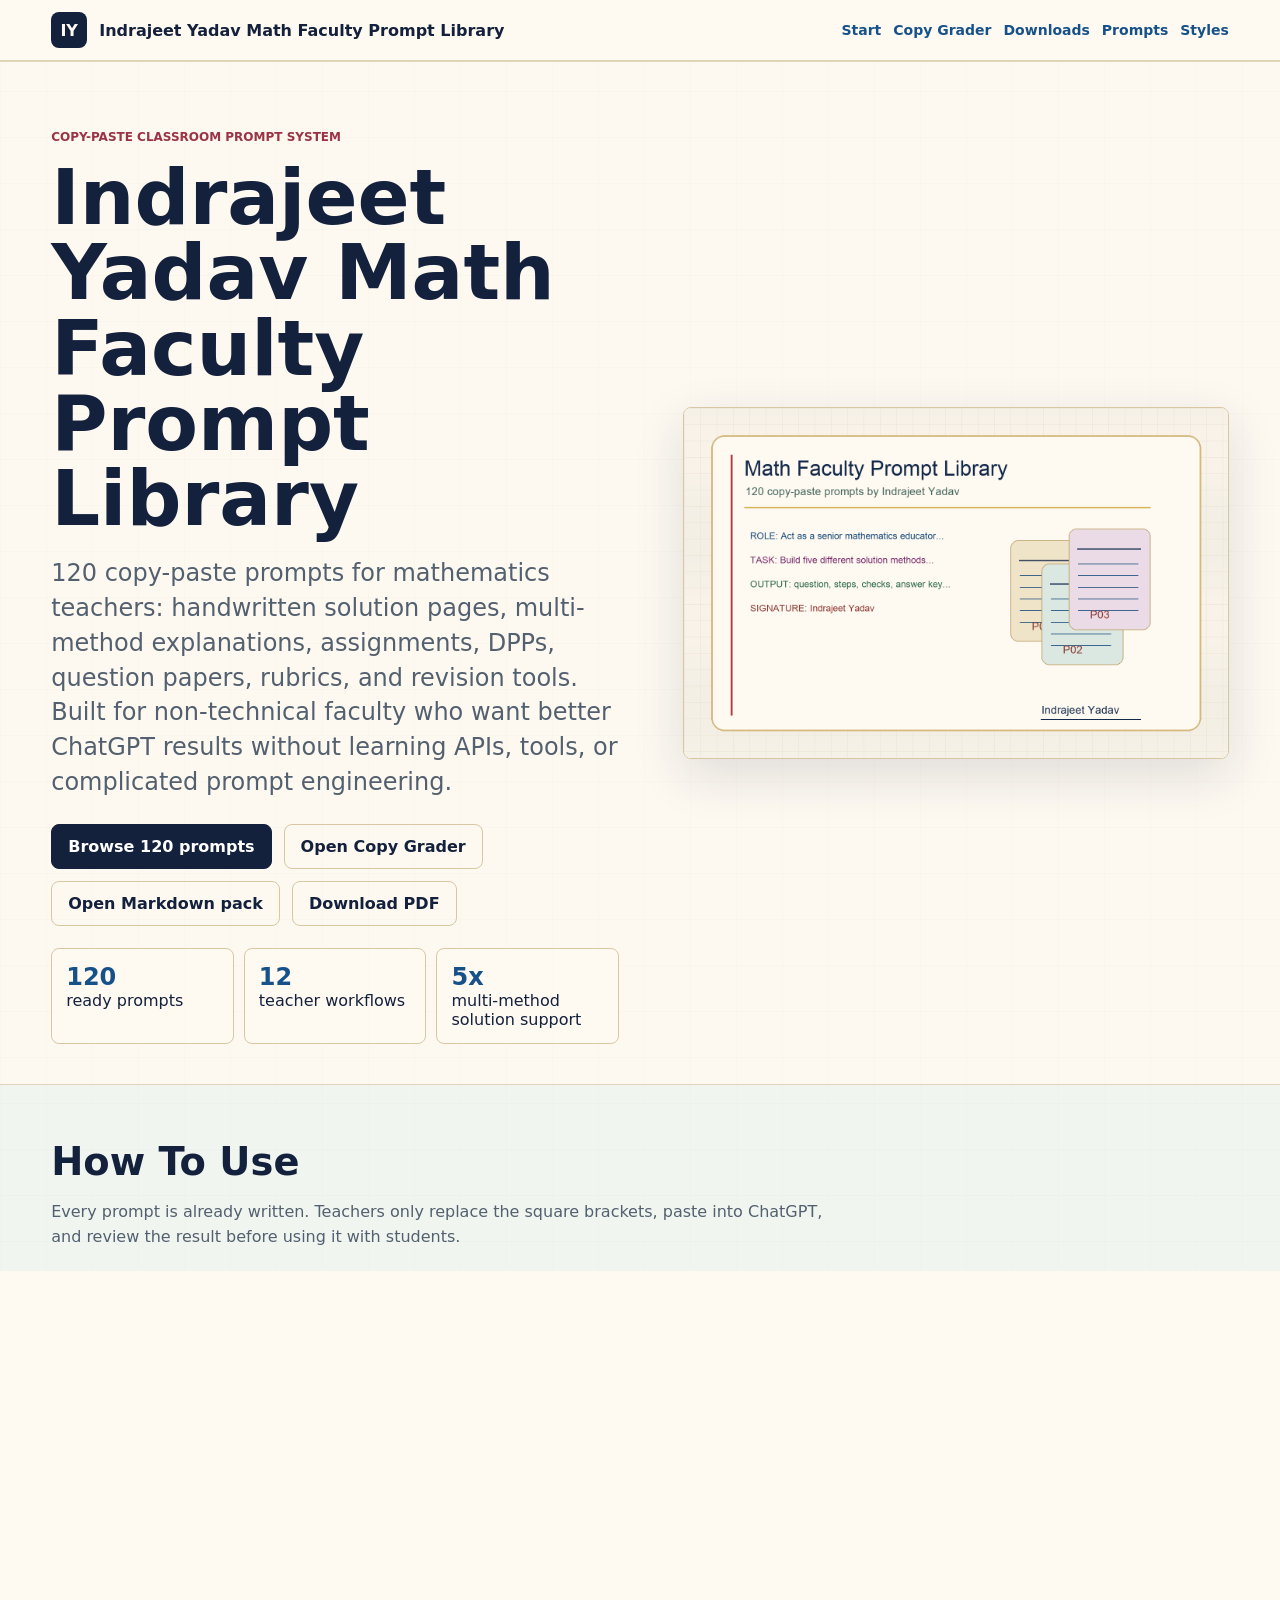
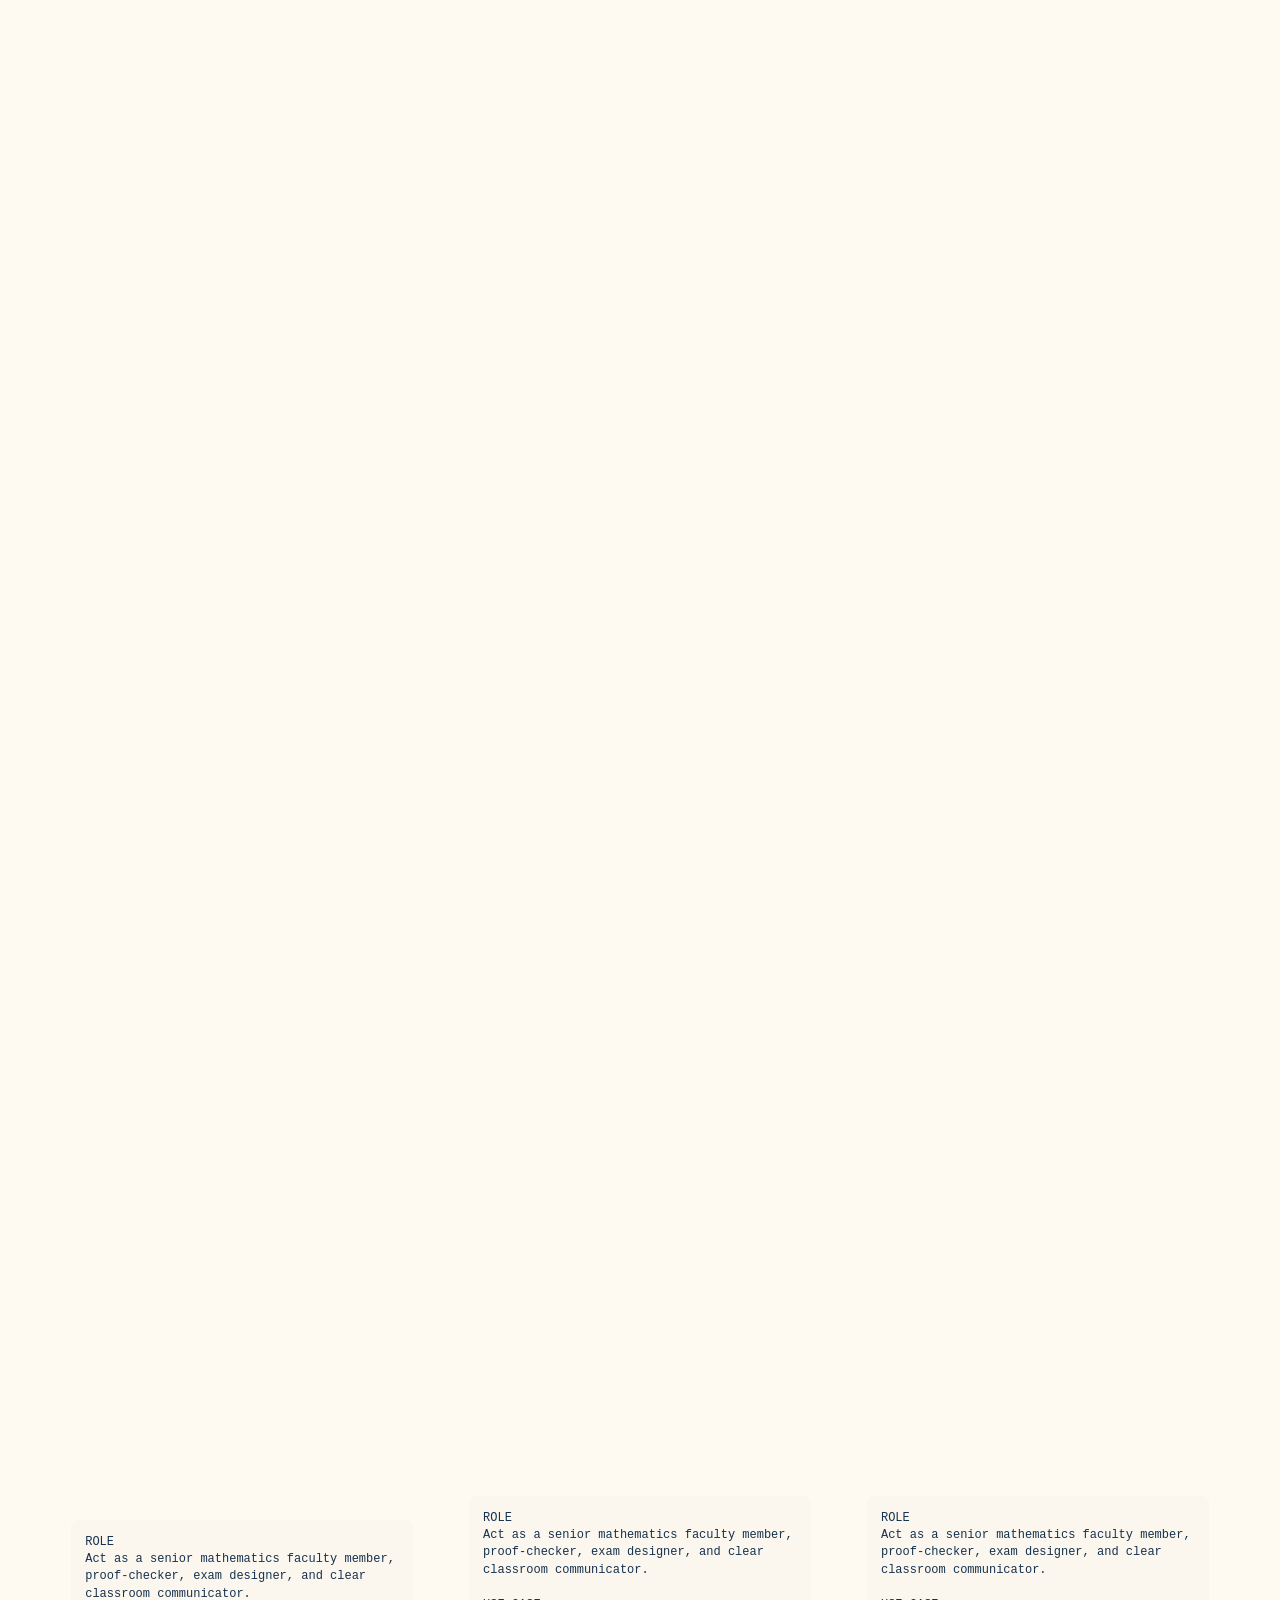
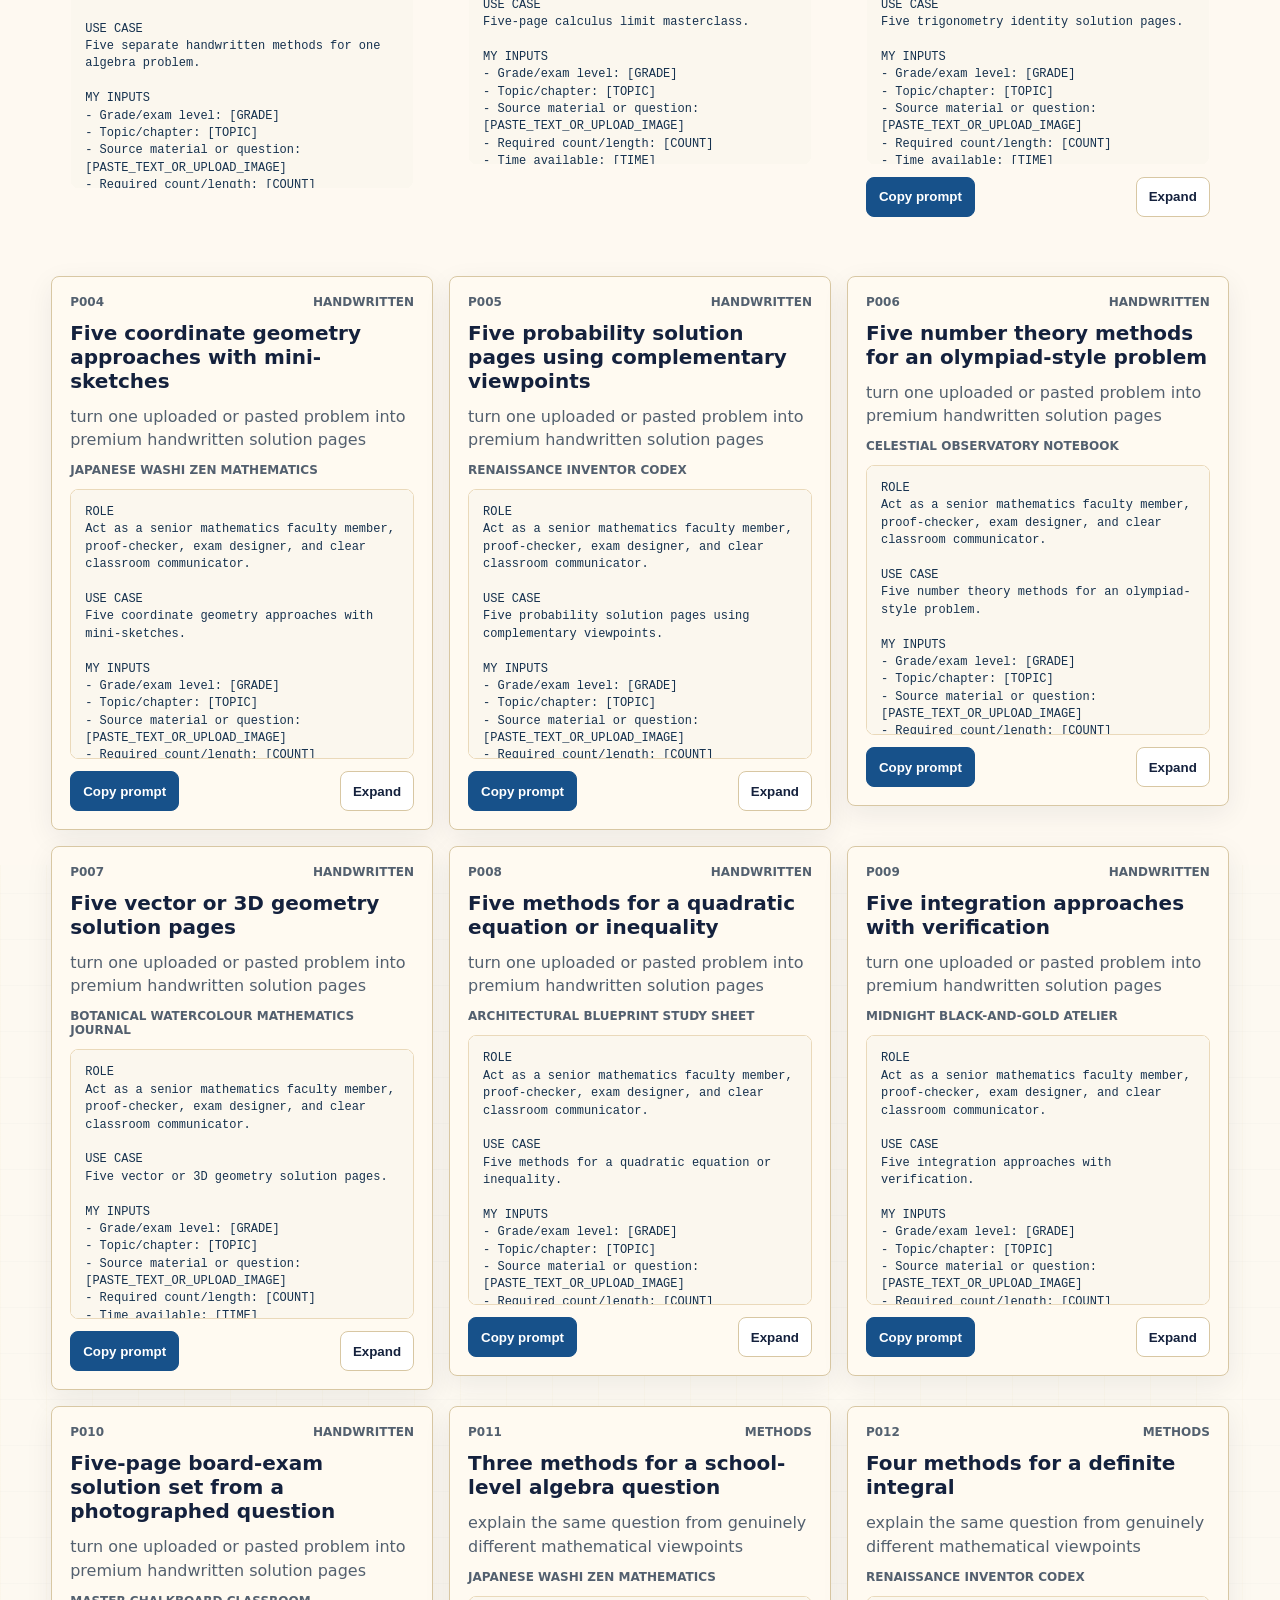
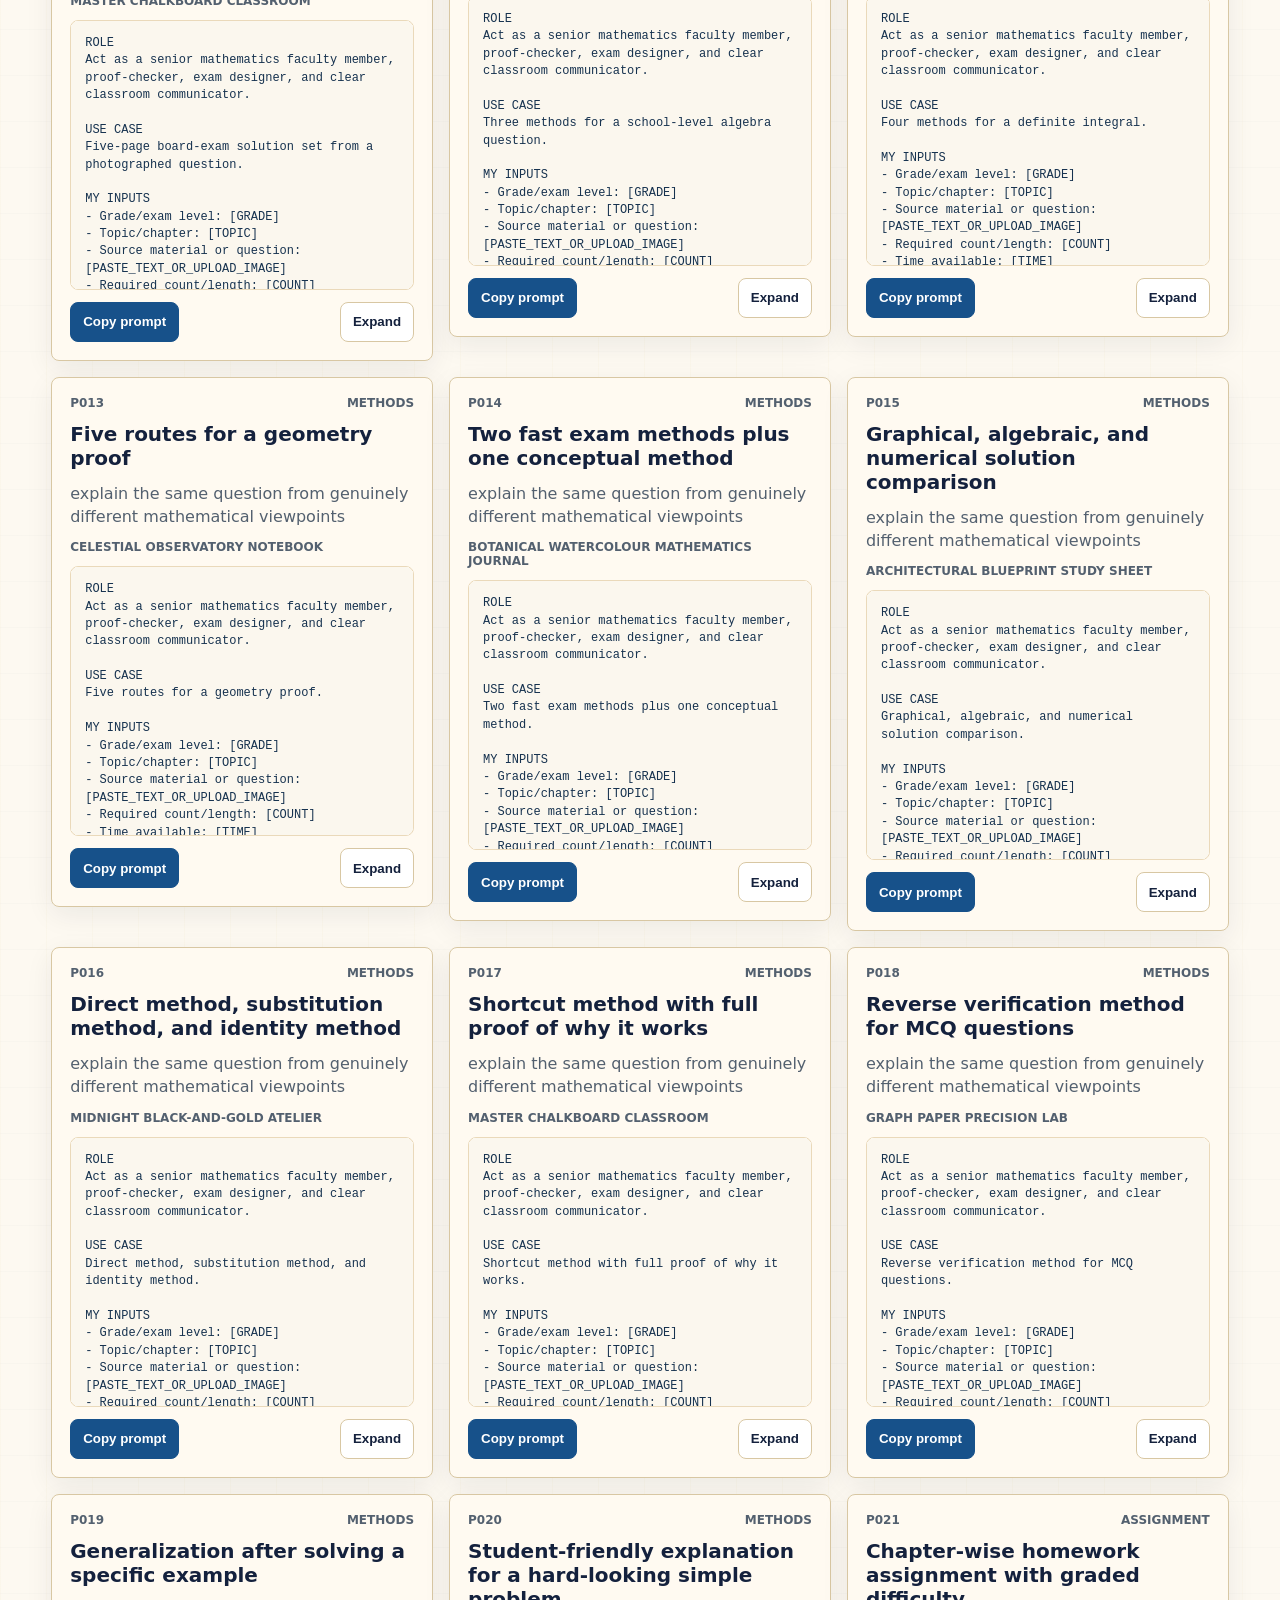
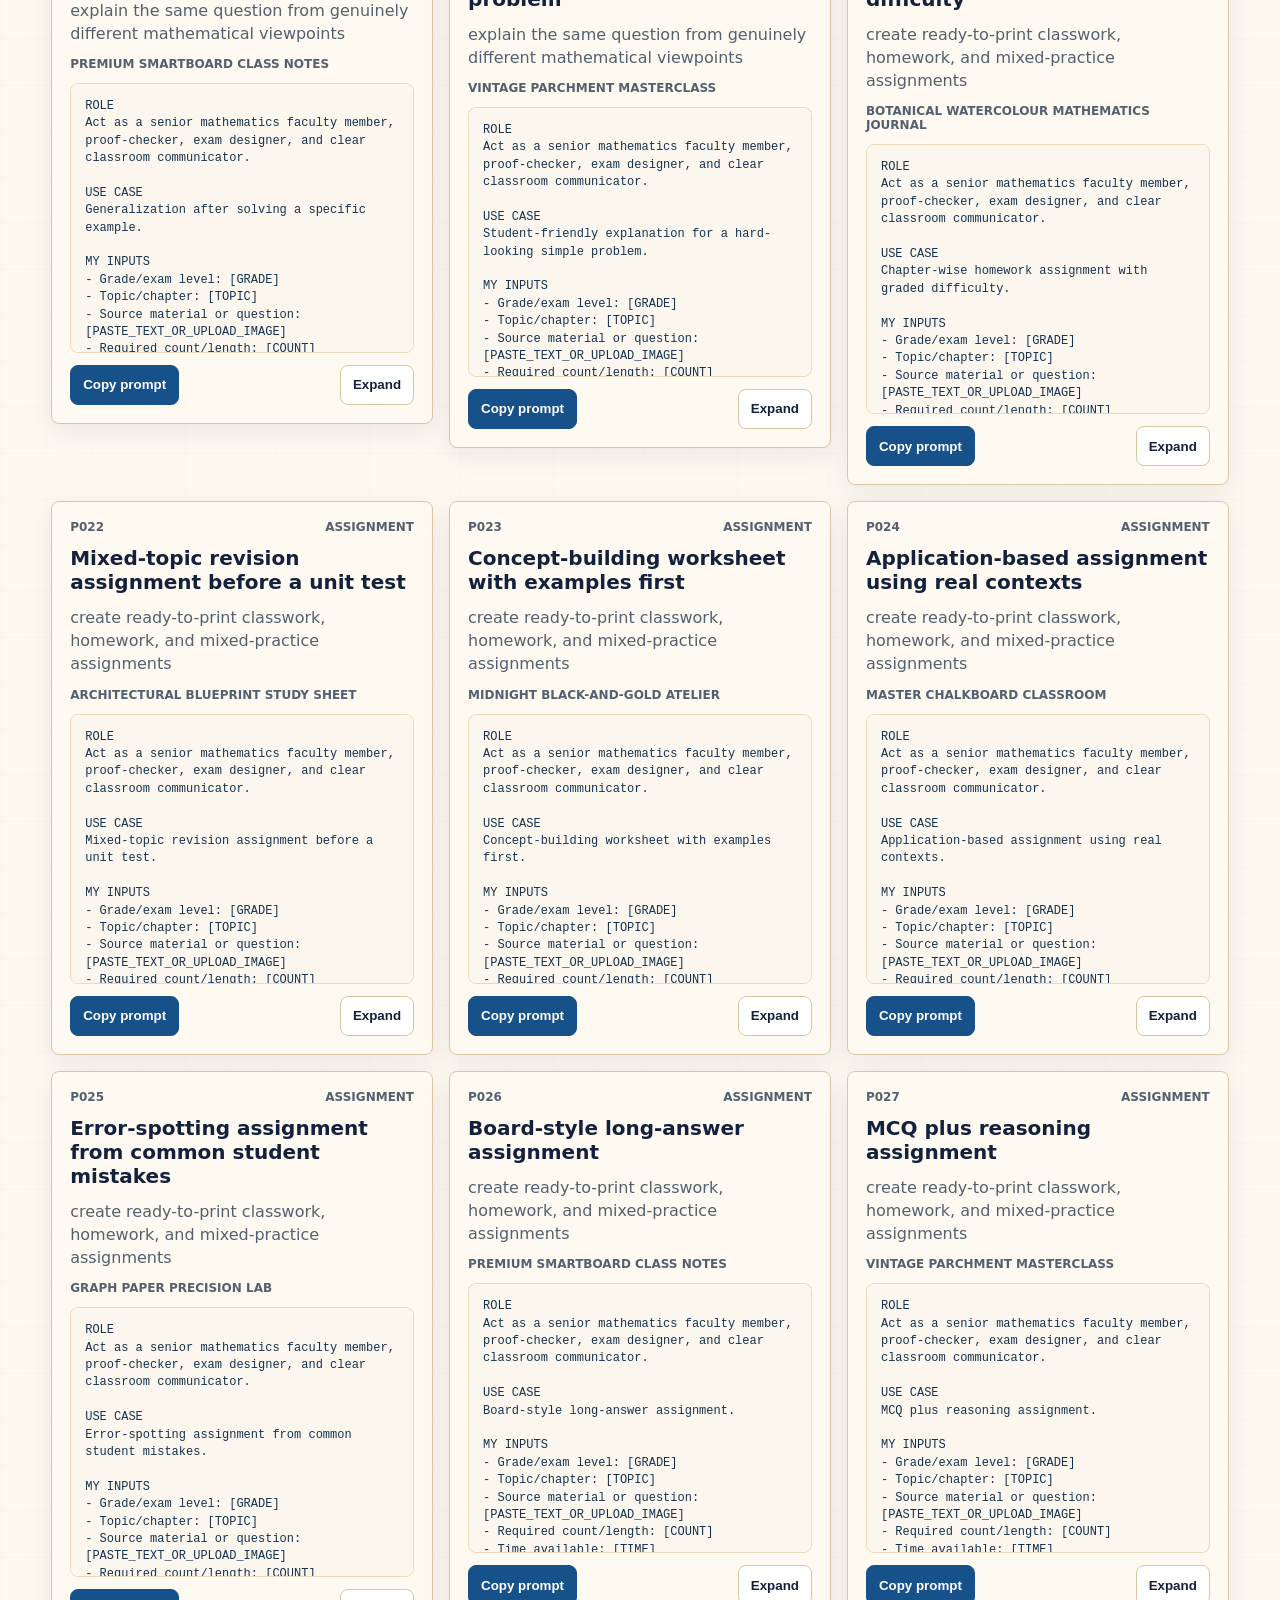
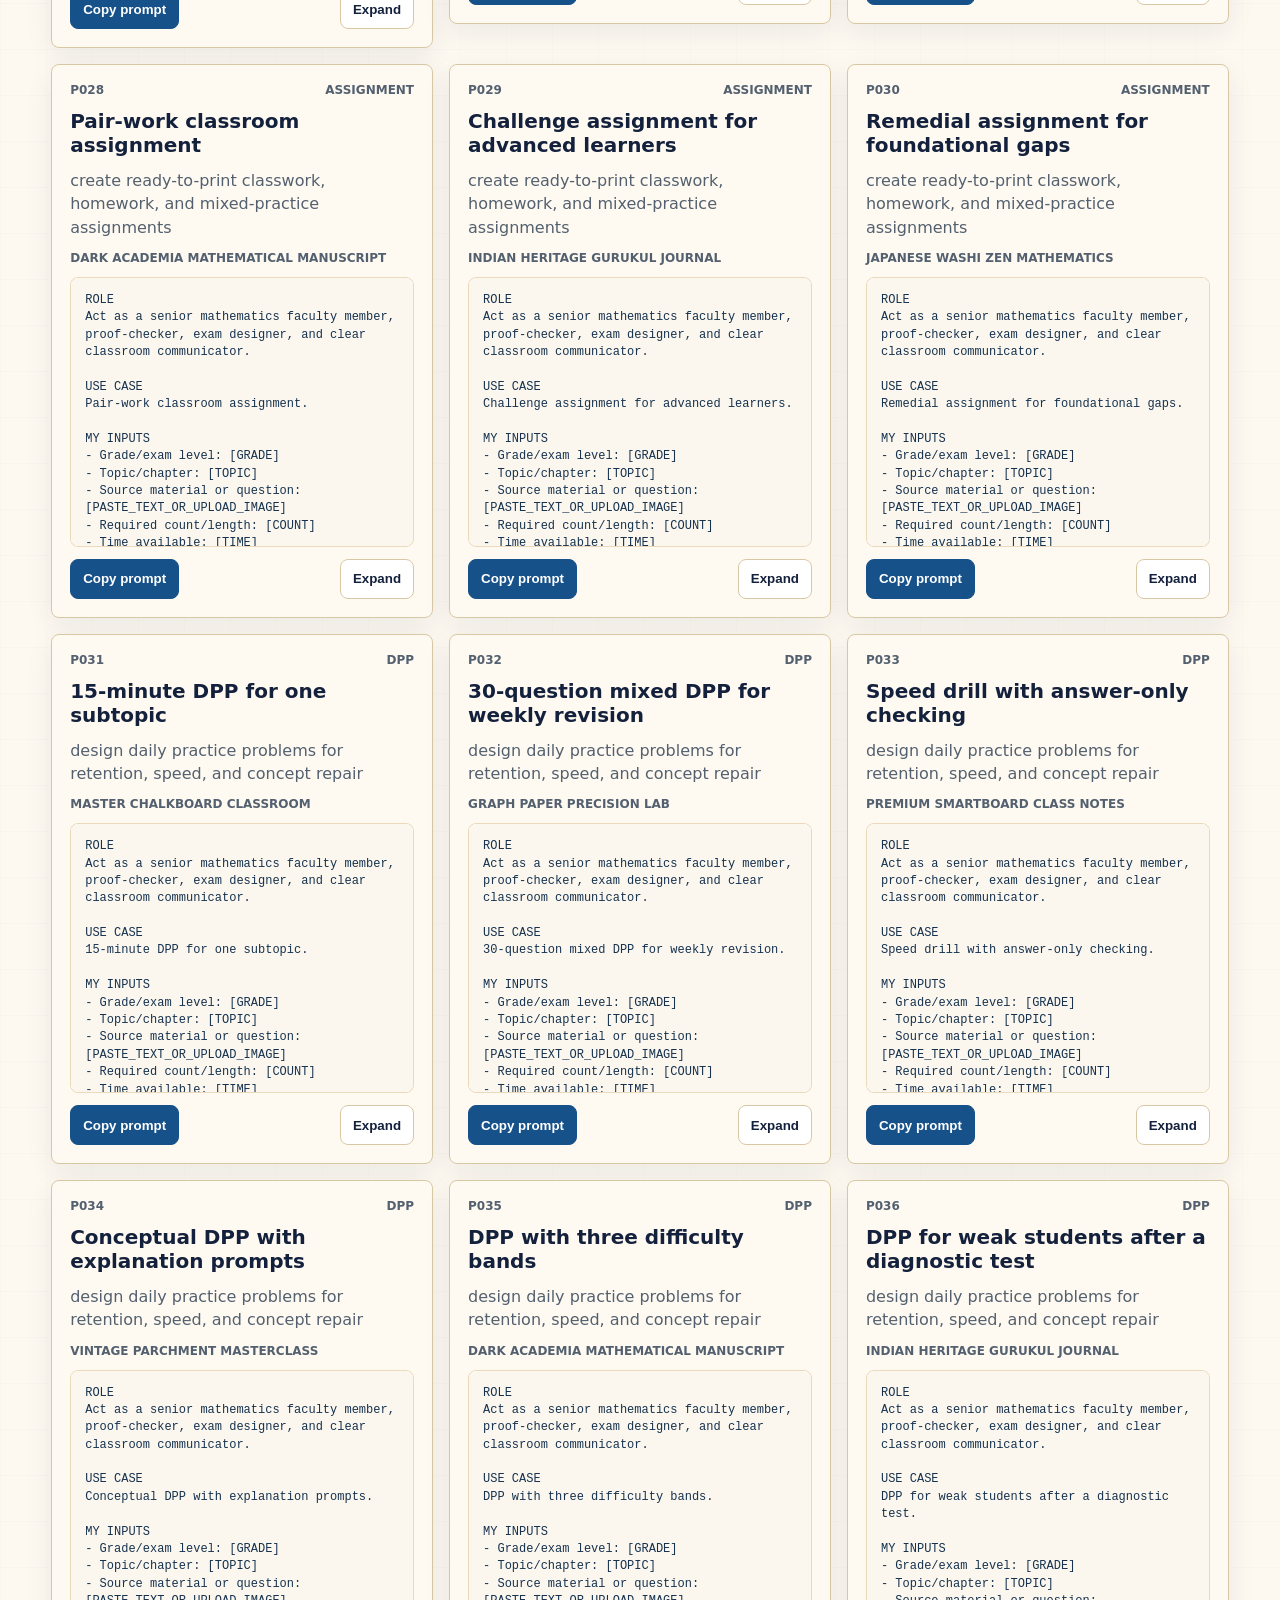
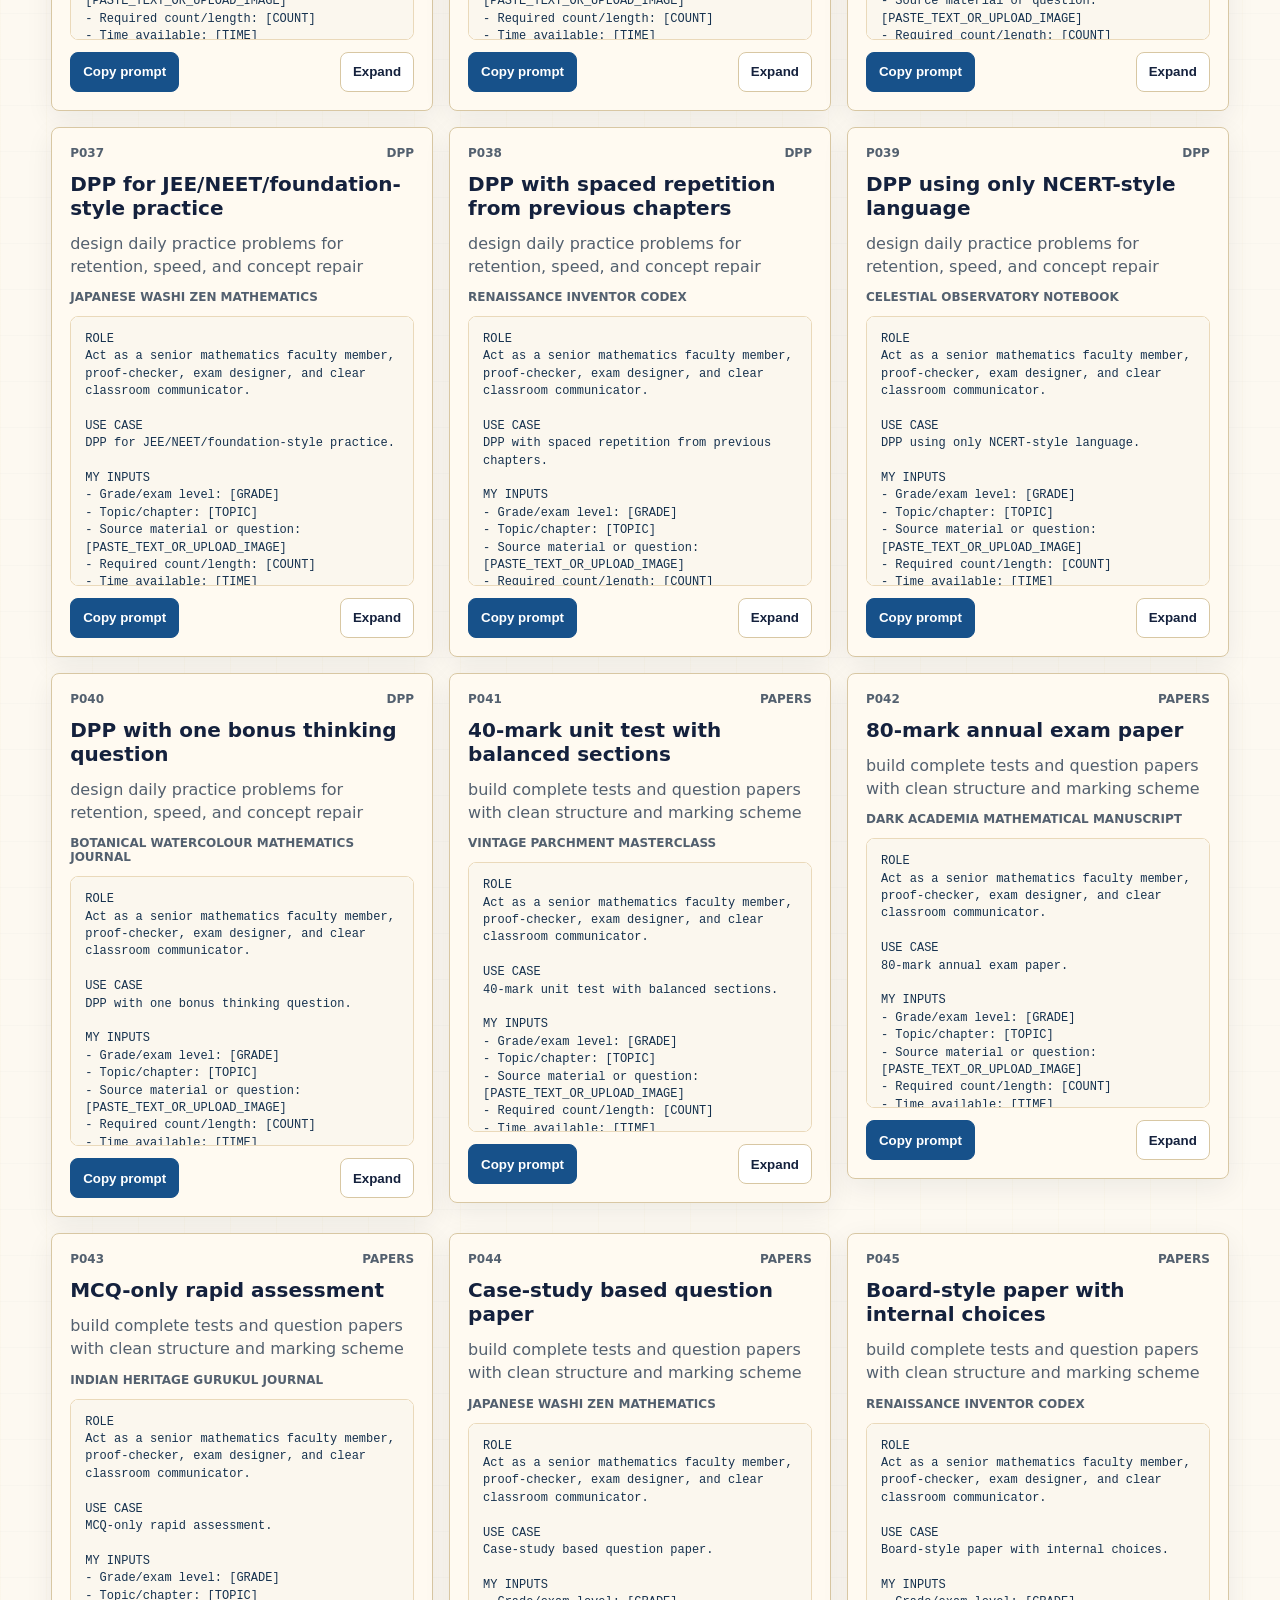
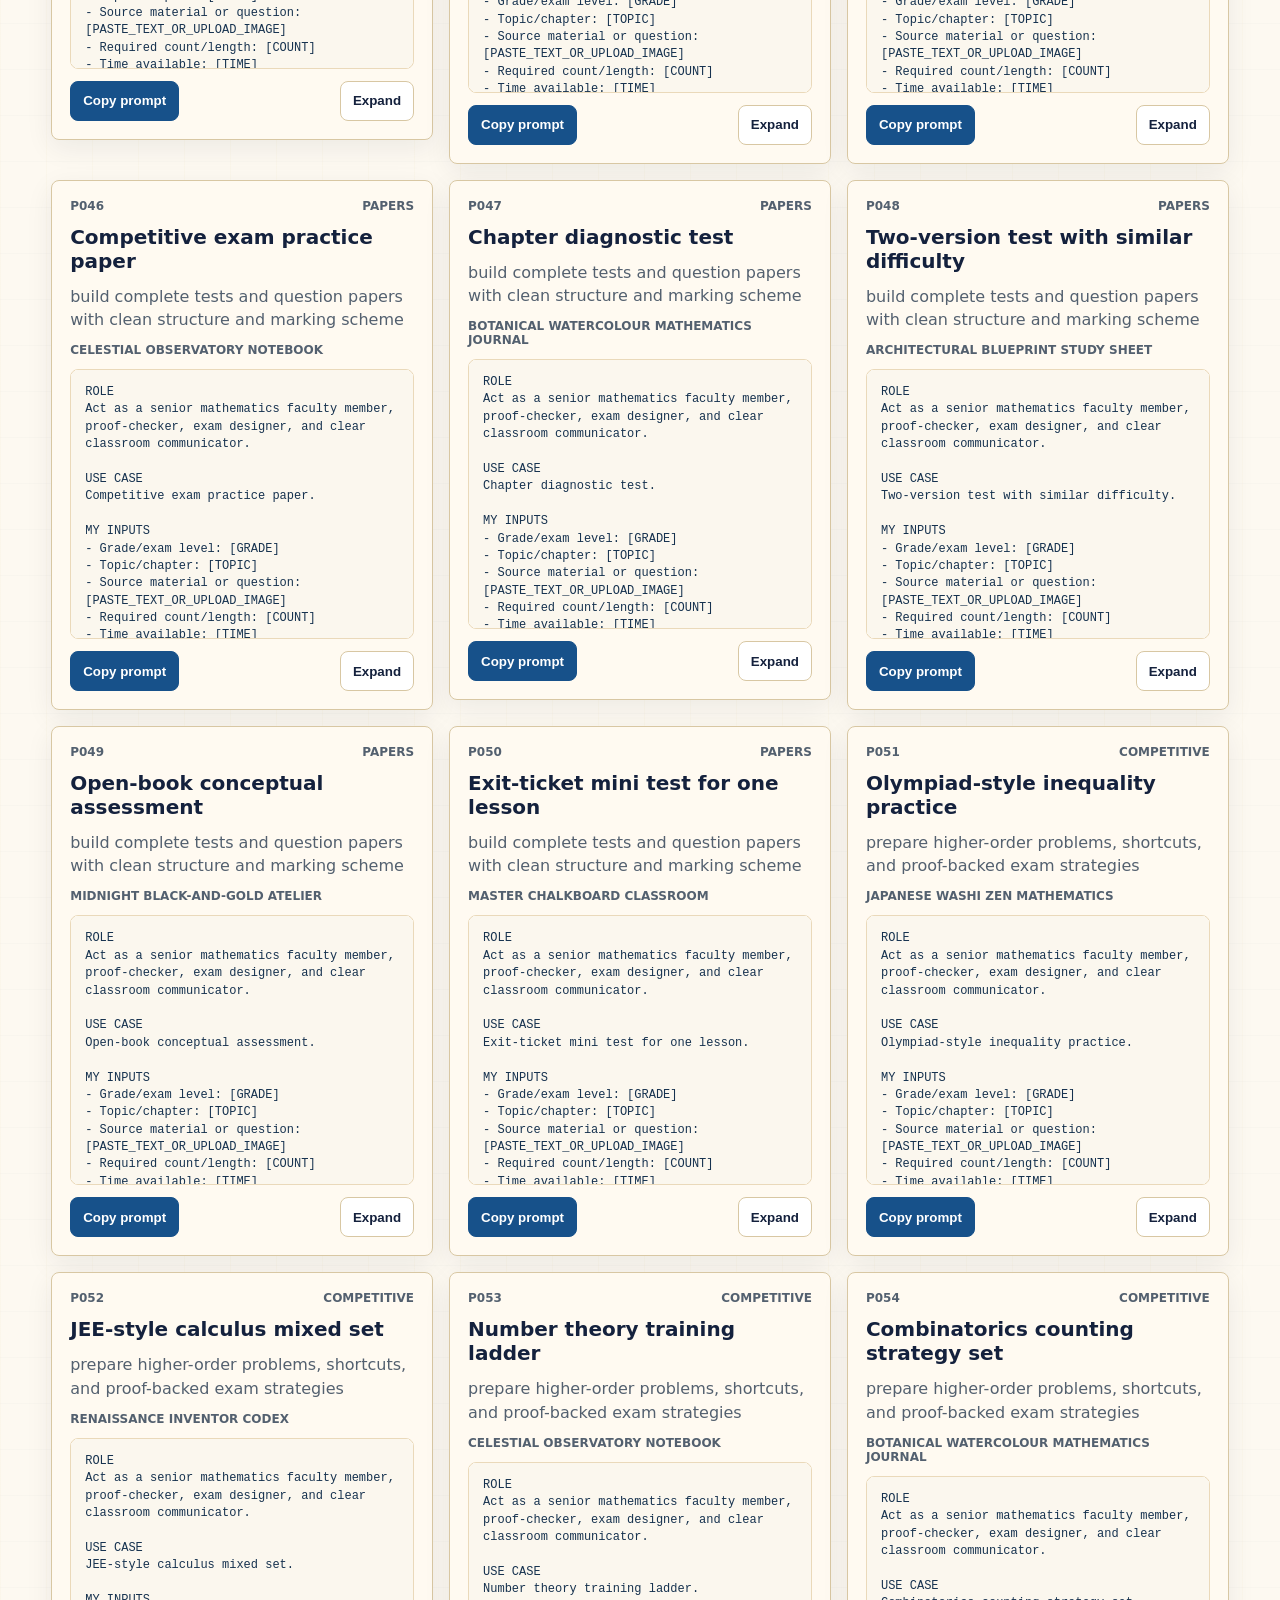
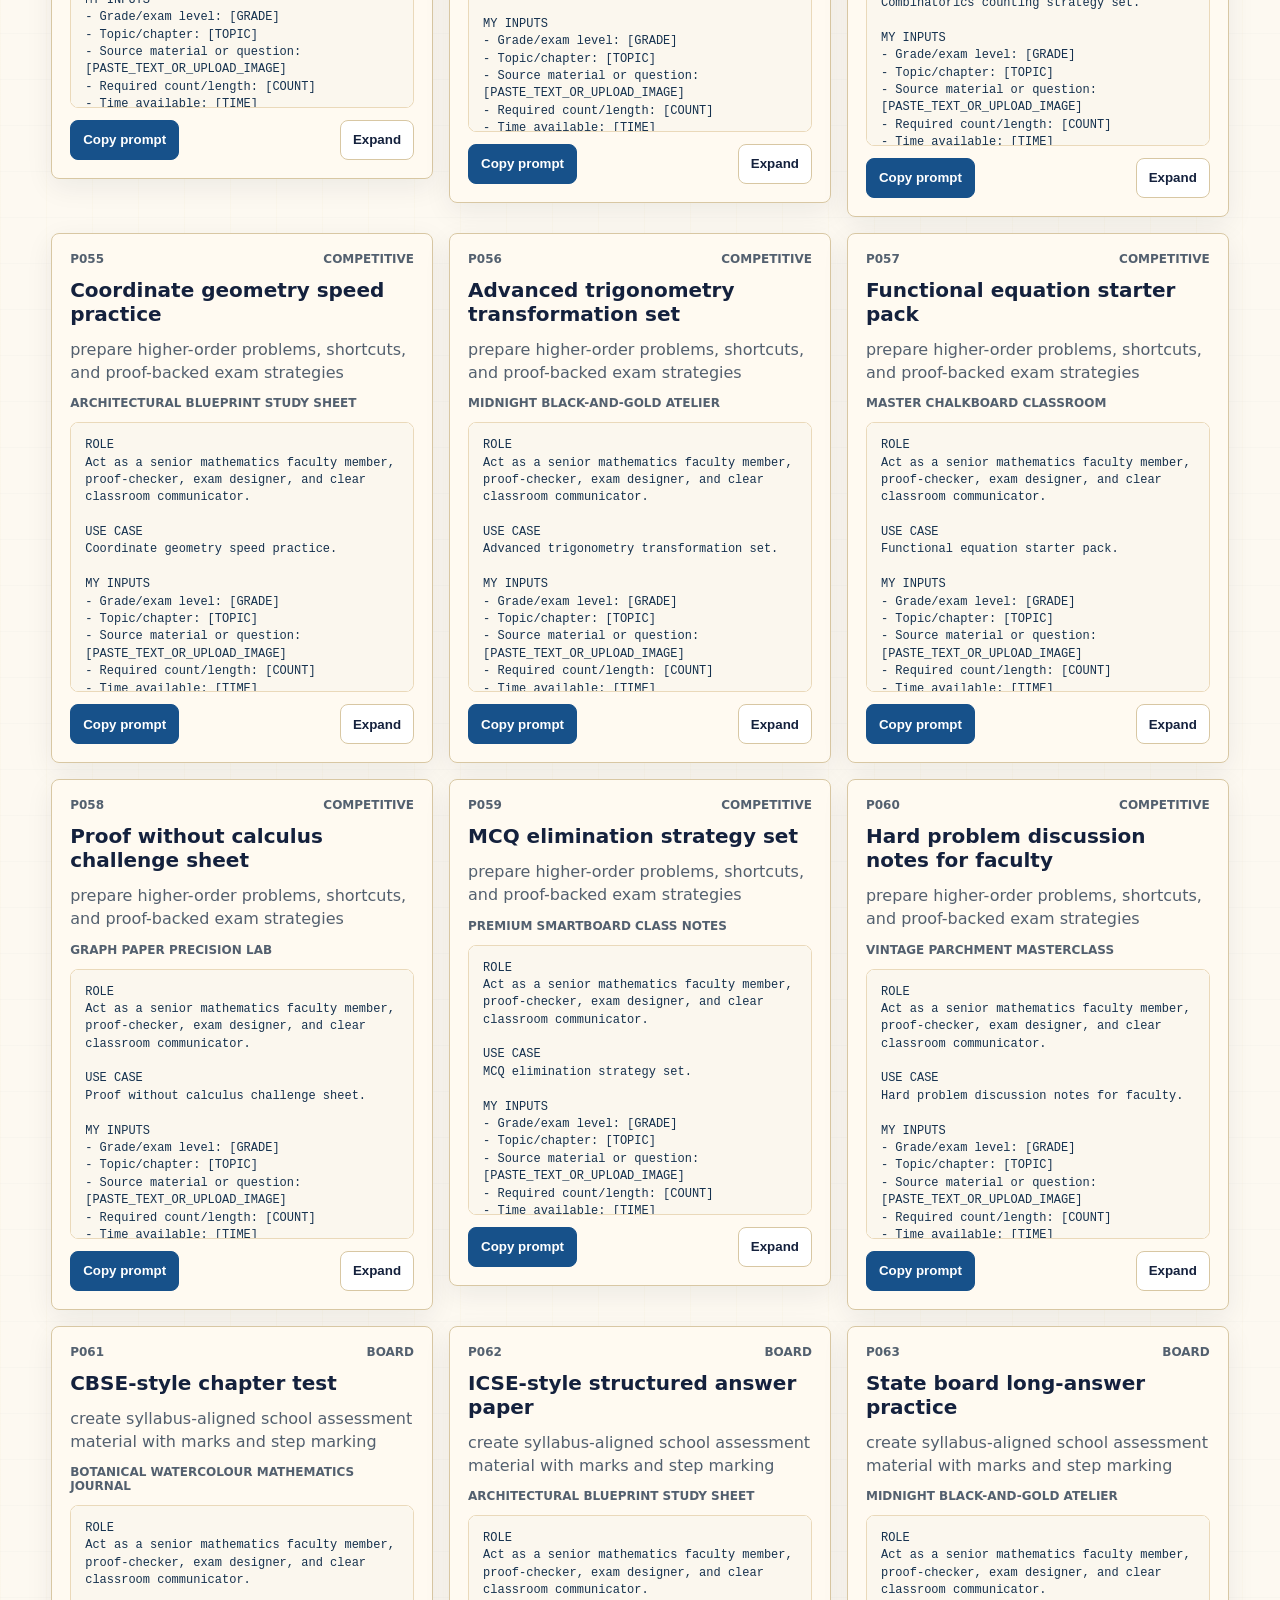
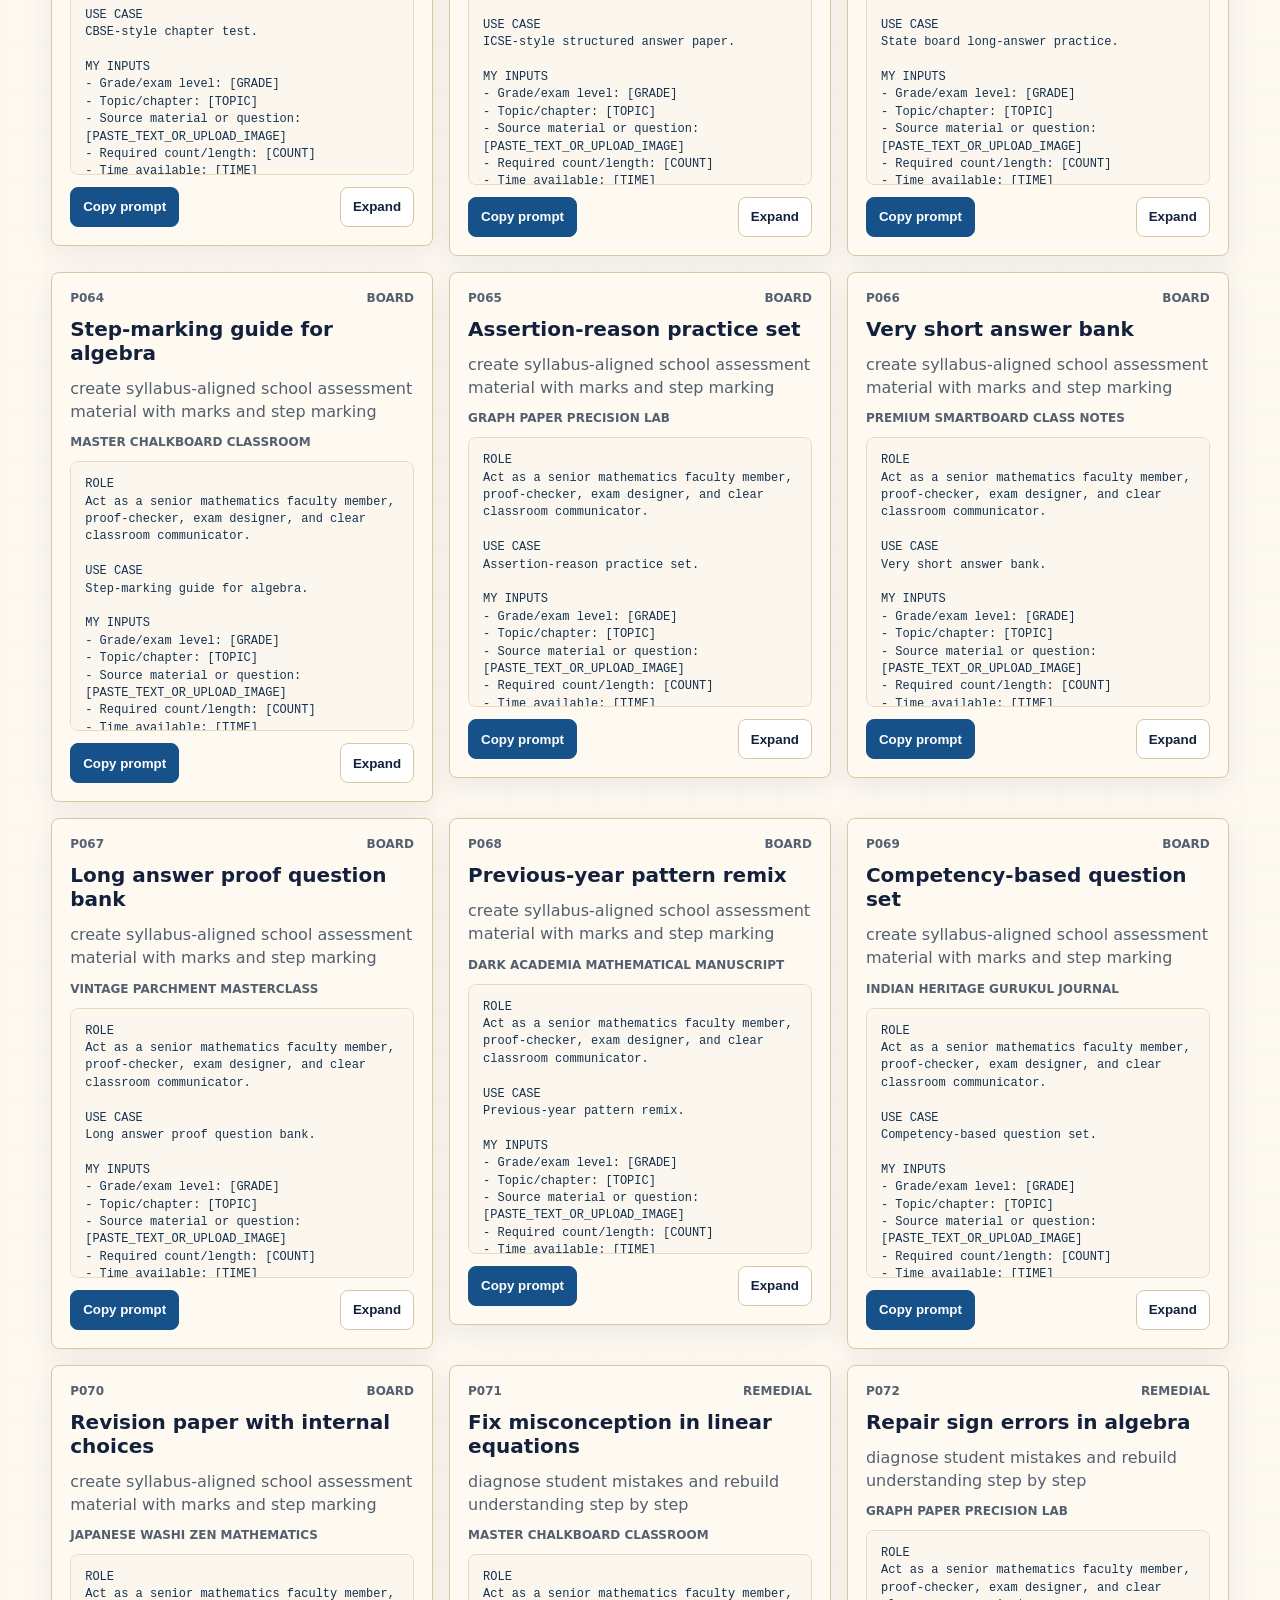
<file: index.html>
<!doctype html>
<html lang="en">
<head>
  <meta charset="utf-8">
  <meta name="viewport" content="width=device-width, initial-scale=1">
  <title>Indrajeet Yadav Math Faculty Prompt Library</title>
  <meta name="description" content="120 copy-paste prompts for mathematics teachers: handwritten solution pages, multi-method explanations, assignments, DPPs, question papers, rubrics, and revision tools.">
  <link rel="preload" as="image" href="assets/prompt-library-preview.png">
  <style>
    :root {
      --ink: #14213d;
      --muted: #53606f;
      --paper: #fffaf1;
      --wash: #f5efe3;
      --line: #d8c7a3;
      --gold: #b88a24;
      --green: #2f6b4f;
      --maroon: #9b3345;
      --blue: #17518a;
      --plum: #6d3b73;
      --shadow: 0 16px 50px rgba(20, 33, 61, .13);
    }
    * { box-sizing: border-box; }
    body {
      margin: 0;
      font-family: Inter, ui-sans-serif, system-ui, -apple-system, BlinkMacSystemFont, "Segoe UI", sans-serif;
      color: var(--ink);
      background:
        linear-gradient(90deg, rgba(184,138,36,.08) 1px, transparent 1px),
        linear-gradient(0deg, rgba(20,33,61,.05) 1px, transparent 1px),
        #fbf8f1;
      background-size: 46px 46px;
      letter-spacing: 0;
    }
    a { color: var(--blue); }
    .topbar {
      position: sticky;
      top: 0;
      z-index: 10;
      display: flex;
      align-items: center;
      justify-content: space-between;
      gap: 16px;
      padding: 12px clamp(18px, 4vw, 56px);
      background: rgba(255, 250, 241, .94);
      border-bottom: 1px solid rgba(216, 199, 163, .78);
      backdrop-filter: blur(12px);
    }
    .brand { display: flex; align-items: center; gap: 12px; font-weight: 800; }
    .brandmark {
      width: 36px;
      height: 36px;
      display: grid;
      place-items: center;
      border-radius: 8px;
      background: var(--ink);
      color: #fffaf1;
      font-weight: 900;
    }
    .navlinks { display: flex; gap: 12px; flex-wrap: wrap; justify-content: flex-end; }
    .navlinks a { font-size: 14px; font-weight: 700; text-decoration: none; }
    .hero {
      min-height: calc(100vh - 64px);
      display: grid;
      grid-template-columns: minmax(0, 1.02fr) minmax(300px, .98fr);
      align-items: center;
      gap: clamp(28px, 5vw, 70px);
      padding: clamp(28px, 5vw, 72px) clamp(18px, 4vw, 56px) 40px;
    }
    .eyebrow {
      display: inline-flex;
      align-items: center;
      gap: 8px;
      color: var(--maroon);
      font-weight: 800;
      text-transform: uppercase;
      font-size: 12px;
      margin-bottom: 16px;
    }
    h1 {
      margin: 0;
      max-width: 780px;
      font-size: clamp(38px, 6vw, 82px);
      line-height: .98;
      letter-spacing: 0;
    }
    .lead {
      max-width: 740px;
      color: var(--muted);
      font-size: clamp(18px, 2.3vw, 24px);
      line-height: 1.45;
      margin: 20px 0 24px;
    }
    .hero-actions { display: flex; gap: 12px; flex-wrap: wrap; }
    .button {
      border: 1px solid var(--ink);
      background: var(--ink);
      color: white;
      padding: 12px 16px;
      border-radius: 8px;
      font-weight: 800;
      text-decoration: none;
      display: inline-flex;
      align-items: center;
      gap: 8px;
      min-height: 44px;
    }
    .button.secondary { background: transparent; color: var(--ink); border-color: var(--line); }
    .hero-visual img {
      width: 100%;
      max-height: 70vh;
      object-fit: contain;
      border-radius: 8px;
      box-shadow: var(--shadow);
      border: 1px solid var(--line);
      background: #fff;
    }
    .stats {
      display: grid;
      grid-template-columns: repeat(3, minmax(0, 1fr));
      gap: 10px;
      margin-top: 22px;
      max-width: 680px;
    }
    .stat {
      border: 1px solid var(--line);
      background: rgba(255,250,241,.72);
      padding: 14px;
      border-radius: 8px;
    }
    .stat strong { display: block; font-size: 24px; color: var(--blue); }
    section {
      padding: 54px clamp(18px, 4vw, 56px);
      border-top: 1px solid rgba(216, 199, 163, .7);
      background: rgba(255, 250, 241, .66);
    }
    section.alt { background: rgba(238, 245, 241, .76); }
    .section-head {
      display: flex;
      justify-content: space-between;
      align-items: end;
      gap: 24px;
      margin-bottom: 24px;
    }
    h2 { margin: 0; font-size: clamp(26px, 3vw, 42px); letter-spacing: 0; }
    .section-note { max-width: 780px; color: var(--muted); line-height: 1.55; }
    .steps {
      display: grid;
      grid-template-columns: repeat(4, minmax(0, 1fr));
      gap: 14px;
    }
    .step, .download, .style-card, .prompt-card {
      background: var(--paper);
      border: 1px solid var(--line);
      border-radius: 8px;
      box-shadow: 0 8px 28px rgba(20,33,61,.07);
    }
    .step { padding: 18px; min-height: 150px; }
    .step b { color: var(--maroon); }
    .step p { color: var(--muted); line-height: 1.5; margin: 10px 0 0; }
    .download-grid, .style-grid {
      display: grid;
      grid-template-columns: repeat(4, minmax(0, 1fr));
      gap: 14px;
    }
    .download, .style-card { padding: 18px; }
    .download h3, .style-card h3 { margin: 0 0 8px; font-size: 18px; }
    .download p, .style-card p { margin: 0; color: var(--muted); line-height: 1.45; }
    .controls {
      display: grid;
      grid-template-columns: minmax(220px, 1fr) auto;
      gap: 12px;
      align-items: center;
      margin-bottom: 16px;
    }
    .search {
      width: 100%;
      min-height: 48px;
      border: 1px solid var(--line);
      border-radius: 8px;
      padding: 0 14px;
      font-size: 16px;
      background: white;
    }
    .chips { display: flex; flex-wrap: wrap; gap: 8px; margin-bottom: 18px; }
    .chip {
      min-height: 38px;
      border: 1px solid var(--line);
      background: #fff;
      border-radius: 8px;
      padding: 8px 11px;
      cursor: pointer;
      color: var(--ink);
      font-weight: 700;
      font-size: 13px;
    }
    .chip.active { background: var(--green); color: white; border-color: var(--green); }
    .library-count { color: var(--muted); font-weight: 800; white-space: nowrap; }
    .prompt-grid {
      display: grid;
      grid-template-columns: repeat(3, minmax(0, 1fr));
      gap: 16px;
      align-items: start;
    }
    .prompt-card {
      padding: 18px;
      display: flex;
      flex-direction: column;
      gap: 12px;
      min-height: 430px;
    }
    .prompt-meta {
      display: flex;
      justify-content: space-between;
      gap: 8px;
      color: var(--muted);
      font-size: 12px;
      font-weight: 800;
      text-transform: uppercase;
    }
    .prompt-card h3 { margin: 0; font-size: 20px; line-height: 1.2; }
    .prompt-card .use { color: var(--muted); line-height: 1.45; margin: 0; }
    pre {
      white-space: pre-wrap;
      overflow: auto;
      max-height: 270px;
      margin: 0;
      padding: 14px;
      background: #fbf7ee;
      border: 1px solid #ead9ba;
      border-radius: 8px;
      color: #16324f;
      font-size: 12px;
      line-height: 1.45;
      font-family: "SFMono-Regular", Consolas, "Liberation Mono", monospace;
    }
    .card-actions { display: flex; justify-content: space-between; gap: 10px; margin-top: auto; }
    .copy-btn, .expand-btn {
      min-height: 40px;
      border-radius: 8px;
      border: 1px solid var(--line);
      padding: 8px 12px;
      background: white;
      color: var(--ink);
      font-weight: 800;
      cursor: pointer;
    }
    .copy-btn { background: var(--blue); color: white; border-color: var(--blue); }
    .prompt-card.expanded pre { max-height: none; }
    .master-block {
      display: grid;
      grid-template-columns: minmax(0, 1fr) minmax(280px, 420px);
      gap: 22px;
      align-items: start;
    }
    .signature {
      font-family: Georgia, serif;
      font-style: italic;
      font-size: 28px;
      color: var(--maroon);
      border-bottom: 2px solid var(--maroon);
      display: inline-block;
      padding-bottom: 4px;
    }
    footer {
      padding: 34px clamp(18px, 4vw, 56px);
      background: var(--ink);
      color: #fffaf1;
    }
    footer p { margin: 6px 0; color: #e8dcc8; }
    @media (max-width: 1040px) {
      .hero, .master-block { grid-template-columns: 1fr; }
      .steps, .download-grid, .style-grid, .prompt-grid { grid-template-columns: repeat(2, minmax(0, 1fr)); }
    }
    @media (max-width: 680px) {
      .topbar { position: static; align-items: flex-start; flex-direction: column; }
      .stats, .steps, .download-grid, .style-grid, .prompt-grid, .controls { grid-template-columns: 1fr; }
      .hero { min-height: auto; padding-top: 30px; }
      h1 { font-size: 40px; }
      pre { max-height: 230px; }
    }
  </style>
</head>
<body>
  <header class="topbar">
    <div class="brand"><span class="brandmark">IY</span><span>Indrajeet Yadav Math Faculty Prompt Library</span></div>
    <nav class="navlinks" aria-label="Page navigation">
      <a href="#start">Start</a>
      <a href="student-copy-grader/">Copy Grader</a>
      <a href="#downloads">Downloads</a>
      <a href="#library">Prompts</a>
      <a href="#styles">Styles</a>
    </nav>
  </header>

  <main>
    <section class="hero" id="start">
      <div>
        <div class="eyebrow">Copy-paste classroom prompt system</div>
        <h1>Indrajeet Yadav Math Faculty Prompt Library</h1>
        <p class="lead">120 copy-paste prompts for mathematics teachers: handwritten solution pages, multi-method explanations, assignments, DPPs, question papers, rubrics, and revision tools. Built for non-technical faculty who want better ChatGPT results without learning APIs, tools, or complicated prompt engineering.</p>
        <div class="hero-actions">
          <a class="button" href="#library">Browse 120 prompts</a>
          <a class="button secondary" href="student-copy-grader/">Open Copy Grader</a>
          <a class="button secondary" href="prompt-pack.md">Open Markdown pack</a>
          <a class="button secondary" href="docs/Indrajeet-Yadav-Math-Faculty-Prompt-Library.pdf">Download PDF</a>
        </div>
        <div class="stats">
          <div class="stat"><strong>120</strong><span>ready prompts</span></div>
          <div class="stat"><strong>12</strong><span>teacher workflows</span></div>
          <div class="stat"><strong>5x</strong><span>multi-method solution support</span></div>
        </div>
      </div>
      <div class="hero-visual">
        <img src="assets/prompt-library-preview.png" alt="Preview of handwritten mathematics prompt library pages">
      </div>
    </section>

    <section class="alt">
      <div class="section-head">
        <div>
          <h2>How To Use</h2>
          <p class="section-note">Every prompt is already written. Teachers only replace the square brackets, paste into ChatGPT, and review the result before using it with students.</p>
        </div>
      </div>
      <div class="steps">
        <div class="step"><b>1. Pick</b><p>Choose one card matching your task: solution, assignment, DPP, paper, rubric, or revision.</p></div>
        <div class="step"><b>2. Replace</b><p>Fill [GRADE], [TOPIC], [COUNT], [TIME], and paste or upload the question if needed.</p></div>
        <div class="step"><b>3. Paste</b><p>Send the prompt in ChatGPT. For image pages, generate one page at a time if needed.</p></div>
        <div class="step"><b>4. Verify</b><p>Ask for a quick self-check, confirm the answer key, then print, share, or adapt.</p></div>
      </div>
    </section>

    <section id="downloads">
      <div class="section-head">
        <div>
          <h2>Downloads</h2>
          <p class="section-note">The same library is available as a webpage, Markdown pack, PDF, DOCX, and structured JSON.</p>
        </div>
      </div>
      <div class="download-grid">
        <a class="download" href="prompt-pack.md"><h3>Markdown Prompt Pack</h3><p>Best for direct copying, editing, and GitHub reading.</p></a>
        <a class="download" href="docs/Indrajeet-Yadav-Math-Faculty-Prompt-Library.pdf"><h3>PDF Guide</h3><p>Printable teacher handout with all prompts and usage steps.</p></a>
        <a class="download" href="docs/Indrajeet-Yadav-Math-Faculty-Prompt-Library.docx"><h3>Word DOCX</h3><p>Editable document for faculty training or school customization.</p></a>
        <a class="download" href="data/prompts.json"><h3>Prompt JSON</h3><p>Structured data for future apps, search, or expansion.</p></a>
        <a class="download" href="student-copy-grader/"><h3>Student Copy Grader</h3><p>Browser-based rubric grading app with local records and reports.</p></a>
      </div>
    </section>

    <section class="alt">
      <div class="master-block">
        <div>
          <h2>Master Input Block</h2>
          <p class="section-note">Faculty can fill this once, then reuse it with any prompt. It prevents vague outputs and makes ChatGPT behave like a focused teaching assistant.</p>
          <pre id="masterPrompt">Grade/exam level: [GRADE]
Topic/chapter: [TOPIC]
Source material/question: [PASTE_TEXT_OR_UPLOAD_IMAGE]
Required count/length: [COUNT]
Time available: [TIME]
Student level: [WEAK / AVERAGE / ADVANCED / MIXED]
Language style: [LANGUAGE]</pre>
          <p><button class="copy-btn" data-copy-target="masterPrompt">Copy master block</button></p>
        </div>
        <div>
          <h2>Project Credit</h2>
          <p class="section-note">Each prompt includes a footer credit so teachers remember the project source while keeping their classroom material usable.</p>
          <p class="signature">Indrajeet Yadav</p>
        </div>
      </div>
    </section>

    <section id="library">
      <div class="section-head">
        <div>
          <h2>Prompt Library</h2>
          <p class="section-note">Search by topic, category, use case, or style. Open a card, copy the prompt, then replace the bracketed fields.</p>
        </div>
        <div class="library-count" id="countLabel">120 prompts</div>
      </div>
      <div class="controls">
        <input class="search" id="searchBox" type="search" placeholder="Search prompts, categories, or styles">
        <button class="chip active" data-filter="all">All prompts</button>
      </div>
      <div class="chips" id="categoryChips">
        <button class="chip" data-filter="Answer Keys, Rubrics, and Checking">Answer Keys, Rubrics, and Checking</button>
<button class="chip" data-filter="Assignment Builders">Assignment Builders</button>
<button class="chip" data-filter="Board Exam and School Assessment">Board Exam and School Assessment</button>
<button class="chip" data-filter="Competitive and Olympiad Training">Competitive and Olympiad Training</button>
<button class="chip" data-filter="DPP and Daily Practice">DPP and Daily Practice</button>
<button class="chip" data-filter="Graphs, Diagrams, and Visual Maths">Graphs, Diagrams, and Visual Maths</button>
<button class="chip" data-filter="Handwritten Solution Image Collections">Handwritten Solution Image Collections</button>
<button class="chip" data-filter="Multi-Method Explanations">Multi-Method Explanations</button>
<button class="chip" data-filter="Proof, Concept, and Theory">Proof, Concept, and Theory</button>
<button class="chip" data-filter="Question Papers and Tests">Question Papers and Tests</button>
<button class="chip" data-filter="Remedial Teaching and Doubt Repair">Remedial Teaching and Doubt Repair</button>
<button class="chip" data-filter="Revision, Notes, and Faculty Workflow">Revision, Notes, and Faculty Workflow</button>
      </div>
      <div class="prompt-grid" id="promptGrid"></div>
    </section>

    <section class="alt" id="styles">
      <div class="section-head">
        <div>
          <h2>Style Vault</h2>
          <p class="section-note">These style packs are included inside the prompts so faculty can request premium handwritten pages, notes, worksheets, and visual explanations without writing style instructions from scratch.</p>
        </div>
      </div>
      <div class="style-grid" id="styleGrid"></div>
    </section>
  </main>

  <footer>
    <strong>Indrajeet Yadav Math Faculty Prompt Library</strong>
    <p>Created and authored by Indrajeet Yadav. Free for mathematics faculty to use, adapt, and share with credit.</p>
  </footer>

  <script>
    const PROMPTS = [{"id": "P001", "title": "Five separate handwritten methods for one algebra problem", "category": "Handwritten Solution Image Collections", "category_short": "handwritten", "style": "Vintage Parchment Masterclass", "use_case": "turn one uploaded or pasted problem into premium handwritten solution pages", "variables": "[GRADE], [TOPIC], [SOURCE], [COUNT], [TIME], [LANGUAGE]", "prompt": "ROLE\nAct as a senior mathematics faculty member, proof-checker, exam designer, and clear classroom communicator.\n\nUSE CASE\nFive separate handwritten methods for one algebra problem.\n\nMY INPUTS\n- Grade/exam level: [GRADE]\n- Topic/chapter: [TOPIC]\n- Source material or question: [PASTE_TEXT_OR_UPLOAD_IMAGE]\n- Required count/length: [COUNT]\n- Time available: [TIME]\n- Student level: [WEAK / AVERAGE / ADVANCED / MIXED]\n- Language style: [LANGUAGE]\n\nTASK\nCreate a ready-to-use teacher output for: turn one uploaded or pasted problem into premium handwritten solution pages. The result must be practical for a non-technical mathematics teacher who wants to copy, print, explain, or share the material immediately. Use creator-level clarity: strong hierarchy, precise wording, no filler, and no imitation of any specific living creator.\n\nOUTPUT CONTRACT\n1. Start with a short title and the exact target class/topic.\n2. State any assumptions you made. If the source question is an image, transcribe it first and solve from that transcription.\n3. Produce the requested material: separate portrait pages, one method per page, same final answer, teacher signature.\n4. Put teacher-facing notes under a separate heading so they are not mixed with student-facing content.\n5. Include answer key, final result, or verification wherever relevant.\n6. Add a footer line: \"Created with the Indrajeet Yadav Math Faculty Prompt Library - Indrajeet Yadav\".\n\nQUALITY RULES\n- Check the mathematics before finalizing.\n- Keep notation consistent from start to finish.\n- Use step-by-step explanations without skipping the fragile step students usually miss.\n- If there are multiple methods, make them genuinely different.\n- Do not invent data, diagrams, answer choices, syllabus rules, or theorem names.\n- If the task is too large for one response, finish Part 1 cleanly and ask me to continue with Part 2.\n\nSTYLE DIRECTION\nUse the visual and instructional mood: Vintage Parchment Masterclass. Surface idea: warm antique parchment, faint ruled lines, red margin, torn edges. Writing/ink idea: royal-blue derivation, violet headings, green observations, maroon emphasis. Detail discipline: restrained botanical flourishes, tiny stains, museum-quality paper realism. For text-only outputs, translate this into clean headings, spacing, and marginal notes instead of decoration.\n\nFINAL SELF-CHECK\nBefore giving the answer, verify:\n- The output matches [GRADE], [TOPIC], [COUNT], and [TIME].\n- The answer key or final answer is mathematically consistent.\n- Instructions are clear enough for a teacher to use without technical knowledge.\n- The Indrajeet Yadav project credit appears exactly once at the end."}, {"id": "P002", "title": "Five-page calculus limit masterclass", "category": "Handwritten Solution Image Collections", "category_short": "handwritten", "style": "Dark Academia Mathematical Manuscript", "use_case": "turn one uploaded or pasted problem into premium handwritten solution pages", "variables": "[GRADE], [TOPIC], [SOURCE], [COUNT], [TIME], [LANGUAGE]", "prompt": "ROLE\nAct as a senior mathematics faculty member, proof-checker, exam designer, and clear classroom communicator.\n\nUSE CASE\nFive-page calculus limit masterclass.\n\nMY INPUTS\n- Grade/exam level: [GRADE]\n- Topic/chapter: [TOPIC]\n- Source material or question: [PASTE_TEXT_OR_UPLOAD_IMAGE]\n- Required count/length: [COUNT]\n- Time available: [TIME]\n- Student level: [WEAK / AVERAGE / ADVANCED / MIXED]\n- Language style: [LANGUAGE]\n\nTASK\nCreate a ready-to-use teacher output for: turn one uploaded or pasted problem into premium handwritten solution pages. The result must be practical for a non-technical mathematics teacher who wants to copy, print, explain, or share the material immediately. Use creator-level clarity: strong hierarchy, precise wording, no filler, and no imitation of any specific living creator.\n\nOUTPUT CONTRACT\n1. Start with a short title and the exact target class/topic.\n2. State any assumptions you made. If the source question is an image, transcribe it first and solve from that transcription.\n3. Produce the requested material: separate portrait pages, one method per page, same final answer, teacher signature.\n4. Put teacher-facing notes under a separate heading so they are not mixed with student-facing content.\n5. Include answer key, final result, or verification wherever relevant.\n6. Add a footer line: \"Created with the Indrajeet Yadav Math Faculty Prompt Library - Indrajeet Yadav\".\n\nQUALITY RULES\n- Check the mathematics before finalizing.\n- Keep notation consistent from start to finish.\n- Use step-by-step explanations without skipping the fragile step students usually miss.\n- If there are multiple methods, make them genuinely different.\n- Do not invent data, diagrams, answer choices, syllabus rules, or theorem names.\n- If the task is too large for one response, finish Part 1 cleanly and ask me to continue with Part 2.\n\nSTYLE DIRECTION\nUse the visual and instructional mood: Dark Academia Mathematical Manuscript. Surface idea: deep ivory handmade paper, sepia wash, ledger ruling, worn book-page edges. Writing/ink idea: midnight-blue ink, oxblood titles, forest-green marginal notes. Detail discipline: classical scrollwork, laurel sprigs, archival annotation marks. For text-only outputs, translate this into clean headings, spacing, and marginal notes instead of decoration.\n\nFINAL SELF-CHECK\nBefore giving the answer, verify:\n- The output matches [GRADE], [TOPIC], [COUNT], and [TIME].\n- The answer key or final answer is mathematically consistent.\n- Instructions are clear enough for a teacher to use without technical knowledge.\n- The Indrajeet Yadav project credit appears exactly once at the end."}, {"id": "P003", "title": "Five trigonometry identity solution pages", "category": "Handwritten Solution Image Collections", "category_short": "handwritten", "style": "Indian Heritage Gurukul Journal", "use_case": "turn one uploaded or pasted problem into premium handwritten solution pages", "variables": "[GRADE], [TOPIC], [SOURCE], [COUNT], [TIME], [LANGUAGE]", "prompt": "ROLE\nAct as a senior mathematics faculty member, proof-checker, exam designer, and clear classroom communicator.\n\nUSE CASE\nFive trigonometry identity solution pages.\n\nMY INPUTS\n- Grade/exam level: [GRADE]\n- Topic/chapter: [TOPIC]\n- Source material or question: [PASTE_TEXT_OR_UPLOAD_IMAGE]\n- Required count/length: [COUNT]\n- Time available: [TIME]\n- Student level: [WEAK / AVERAGE / ADVANCED / MIXED]\n- Language style: [LANGUAGE]\n\nTASK\nCreate a ready-to-use teacher output for: turn one uploaded or pasted problem into premium handwritten solution pages. The result must be practical for a non-technical mathematics teacher who wants to copy, print, explain, or share the material immediately. Use creator-level clarity: strong hierarchy, precise wording, no filler, and no imitation of any specific living creator.\n\nOUTPUT CONTRACT\n1. Start with a short title and the exact target class/topic.\n2. State any assumptions you made. If the source question is an image, transcribe it first and solve from that transcription.\n3. Produce the requested material: separate portrait pages, one method per page, same final answer, teacher signature.\n4. Put teacher-facing notes under a separate heading so they are not mixed with student-facing content.\n5. Include answer key, final result, or verification wherever relevant.\n6. Add a footer line: \"Created with the Indrajeet Yadav Math Faculty Prompt Library - Indrajeet Yadav\".\n\nQUALITY RULES\n- Check the mathematics before finalizing.\n- Keep notation consistent from start to finish.\n- Use step-by-step explanations without skipping the fragile step students usually miss.\n- If there are multiple methods, make them genuinely different.\n- Do not invent data, diagrams, answer choices, syllabus rules, or theorem names.\n- If the task is too large for one response, finish Part 1 cleanly and ask me to continue with Part 2.\n\nSTYLE DIRECTION\nUse the visual and instructional mood: Indian Heritage Gurukul Journal. Surface idea: khadi-style handmade sheet, saffron-beige tone, muted red margin. Writing/ink idea: deep indigo derivation, aubergine headings, leaf-green hints. Detail discipline: subtle lotus-line motifs, mango-leaf curves, dignified hand-drawn separators. For text-only outputs, translate this into clean headings, spacing, and marginal notes instead of decoration.\n\nFINAL SELF-CHECK\nBefore giving the answer, verify:\n- The output matches [GRADE], [TOPIC], [COUNT], and [TIME].\n- The answer key or final answer is mathematically consistent.\n- Instructions are clear enough for a teacher to use without technical knowledge.\n- The Indrajeet Yadav project credit appears exactly once at the end."}, {"id": "P004", "title": "Five coordinate geometry approaches with mini-sketches", "category": "Handwritten Solution Image Collections", "category_short": "handwritten", "style": "Japanese Washi Zen Mathematics", "use_case": "turn one uploaded or pasted problem into premium handwritten solution pages", "variables": "[GRADE], [TOPIC], [SOURCE], [COUNT], [TIME], [LANGUAGE]", "prompt": "ROLE\nAct as a senior mathematics faculty member, proof-checker, exam designer, and clear classroom communicator.\n\nUSE CASE\nFive coordinate geometry approaches with mini-sketches.\n\nMY INPUTS\n- Grade/exam level: [GRADE]\n- Topic/chapter: [TOPIC]\n- Source material or question: [PASTE_TEXT_OR_UPLOAD_IMAGE]\n- Required count/length: [COUNT]\n- Time available: [TIME]\n- Student level: [WEAK / AVERAGE / ADVANCED / MIXED]\n- Language style: [LANGUAGE]\n\nTASK\nCreate a ready-to-use teacher output for: turn one uploaded or pasted problem into premium handwritten solution pages. The result must be practical for a non-technical mathematics teacher who wants to copy, print, explain, or share the material immediately. Use creator-level clarity: strong hierarchy, precise wording, no filler, and no imitation of any specific living creator.\n\nOUTPUT CONTRACT\n1. Start with a short title and the exact target class/topic.\n2. State any assumptions you made. If the source question is an image, transcribe it first and solve from that transcription.\n3. Produce the requested material: separate portrait pages, one method per page, same final answer, teacher signature.\n4. Put teacher-facing notes under a separate heading so they are not mixed with student-facing content.\n5. Include answer key, final result, or verification wherever relevant.\n6. Add a footer line: \"Created with the Indrajeet Yadav Math Faculty Prompt Library - Indrajeet Yadav\".\n\nQUALITY RULES\n- Check the mathematics before finalizing.\n- Keep notation consistent from start to finish.\n- Use step-by-step explanations without skipping the fragile step students usually miss.\n- If there are multiple methods, make them genuinely different.\n- Do not invent data, diagrams, answer choices, syllabus rules, or theorem names.\n- If the task is too large for one response, finish Part 1 cleanly and ask me to continue with Part 2.\n\nSTYLE DIRECTION\nUse the visual and instructional mood: Japanese Washi Zen Mathematics. Surface idea: cream washi paper, visible fibres, feathered edges, soft folded texture. Writing/ink idea: indigo brush-pen handwriting, plum headings, moss-green notes. Detail discipline: sakura petals, bamboo-leaf sketch, sparse red seal-like accent. For text-only outputs, translate this into clean headings, spacing, and marginal notes instead of decoration.\n\nFINAL SELF-CHECK\nBefore giving the answer, verify:\n- The output matches [GRADE], [TOPIC], [COUNT], and [TIME].\n- The answer key or final answer is mathematically consistent.\n- Instructions are clear enough for a teacher to use without technical knowledge.\n- The Indrajeet Yadav project credit appears exactly once at the end."}, {"id": "P005", "title": "Five probability solution pages using complementary viewpoints", "category": "Handwritten Solution Image Collections", "category_short": "handwritten", "style": "Renaissance Inventor Codex", "use_case": "turn one uploaded or pasted problem into premium handwritten solution pages", "variables": "[GRADE], [TOPIC], [SOURCE], [COUNT], [TIME], [LANGUAGE]", "prompt": "ROLE\nAct as a senior mathematics faculty member, proof-checker, exam designer, and clear classroom communicator.\n\nUSE CASE\nFive probability solution pages using complementary viewpoints.\n\nMY INPUTS\n- Grade/exam level: [GRADE]\n- Topic/chapter: [TOPIC]\n- Source material or question: [PASTE_TEXT_OR_UPLOAD_IMAGE]\n- Required count/length: [COUNT]\n- Time available: [TIME]\n- Student level: [WEAK / AVERAGE / ADVANCED / MIXED]\n- Language style: [LANGUAGE]\n\nTASK\nCreate a ready-to-use teacher output for: turn one uploaded or pasted problem into premium handwritten solution pages. The result must be practical for a non-technical mathematics teacher who wants to copy, print, explain, or share the material immediately. Use creator-level clarity: strong hierarchy, precise wording, no filler, and no imitation of any specific living creator.\n\nOUTPUT CONTRACT\n1. Start with a short title and the exact target class/topic.\n2. State any assumptions you made. If the source question is an image, transcribe it first and solve from that transcription.\n3. Produce the requested material: separate portrait pages, one method per page, same final answer, teacher signature.\n4. Put teacher-facing notes under a separate heading so they are not mixed with student-facing content.\n5. Include answer key, final result, or verification wherever relevant.\n6. Add a footer line: \"Created with the Indrajeet Yadav Math Faculty Prompt Library - Indrajeet Yadav\".\n\nQUALITY RULES\n- Check the mathematics before finalizing.\n- Keep notation consistent from start to finish.\n- Use step-by-step explanations without skipping the fragile step students usually miss.\n- If there are multiple methods, make them genuinely different.\n- Do not invent data, diagrams, answer choices, syllabus rules, or theorem names.\n- If the task is too large for one response, finish Part 1 cleanly and ask me to continue with Part 2.\n\nSTYLE DIRECTION\nUse the visual and instructional mood: Renaissance Inventor Codex. Surface idea: aged cream folio, deckled perimeter, subtle watermark, pale ruling. Writing/ink idea: cobalt-blue derivation, violet section headings, olive insight notes. Detail discipline: compass arcs, proportion sketches, gear-like geometry doodles. For text-only outputs, translate this into clean headings, spacing, and marginal notes instead of decoration.\n\nFINAL SELF-CHECK\nBefore giving the answer, verify:\n- The output matches [GRADE], [TOPIC], [COUNT], and [TIME].\n- The answer key or final answer is mathematically consistent.\n- Instructions are clear enough for a teacher to use without technical knowledge.\n- The Indrajeet Yadav project credit appears exactly once at the end."}, {"id": "P006", "title": "Five number theory methods for an olympiad-style problem", "category": "Handwritten Solution Image Collections", "category_short": "handwritten", "style": "Celestial Observatory Notebook", "use_case": "turn one uploaded or pasted problem into premium handwritten solution pages", "variables": "[GRADE], [TOPIC], [SOURCE], [COUNT], [TIME], [LANGUAGE]", "prompt": "ROLE\nAct as a senior mathematics faculty member, proof-checker, exam designer, and clear classroom communicator.\n\nUSE CASE\nFive number theory methods for an olympiad-style problem.\n\nMY INPUTS\n- Grade/exam level: [GRADE]\n- Topic/chapter: [TOPIC]\n- Source material or question: [PASTE_TEXT_OR_UPLOAD_IMAGE]\n- Required count/length: [COUNT]\n- Time available: [TIME]\n- Student level: [WEAK / AVERAGE / ADVANCED / MIXED]\n- Language style: [LANGUAGE]\n\nTASK\nCreate a ready-to-use teacher output for: turn one uploaded or pasted problem into premium handwritten solution pages. The result must be practical for a non-technical mathematics teacher who wants to copy, print, explain, or share the material immediately. Use creator-level clarity: strong hierarchy, precise wording, no filler, and no imitation of any specific living creator.\n\nOUTPUT CONTRACT\n1. Start with a short title and the exact target class/topic.\n2. State any assumptions you made. If the source question is an image, transcribe it first and solve from that transcription.\n3. Produce the requested material: separate portrait pages, one method per page, same final answer, teacher signature.\n4. Put teacher-facing notes under a separate heading so they are not mixed with student-facing content.\n5. Include answer key, final result, or verification wherever relevant.\n6. Add a footer line: \"Created with the Indrajeet Yadav Math Faculty Prompt Library - Indrajeet Yadav\".\n\nQUALITY RULES\n- Check the mathematics before finalizing.\n- Keep notation consistent from start to finish.\n- Use step-by-step explanations without skipping the fragile step students usually miss.\n- If there are multiple methods, make them genuinely different.\n- Do not invent data, diagrams, answer choices, syllabus rules, or theorem names.\n- If the task is too large for one response, finish Part 1 cleanly and ask me to continue with Part 2.\n\nSTYLE DIRECTION\nUse the visual and instructional mood: Celestial Observatory Notebook. Surface idea: midnight-blue astronomy paper, silver ruling, soft star-map texture. Writing/ink idea: white-gold chalk ink, cyan construction lines, violet headings. Detail discipline: constellation dots, orbit arcs, precise but quiet astronomical marginalia. For text-only outputs, translate this into clean headings, spacing, and marginal notes instead of decoration.\n\nFINAL SELF-CHECK\nBefore giving the answer, verify:\n- The output matches [GRADE], [TOPIC], [COUNT], and [TIME].\n- The answer key or final answer is mathematically consistent.\n- Instructions are clear enough for a teacher to use without technical knowledge.\n- The Indrajeet Yadav project credit appears exactly once at the end."}, {"id": "P007", "title": "Five vector or 3D geometry solution pages", "category": "Handwritten Solution Image Collections", "category_short": "handwritten", "style": "Botanical Watercolour Mathematics Journal", "use_case": "turn one uploaded or pasted problem into premium handwritten solution pages", "variables": "[GRADE], [TOPIC], [SOURCE], [COUNT], [TIME], [LANGUAGE]", "prompt": "ROLE\nAct as a senior mathematics faculty member, proof-checker, exam designer, and clear classroom communicator.\n\nUSE CASE\nFive vector or 3D geometry solution pages.\n\nMY INPUTS\n- Grade/exam level: [GRADE]\n- Topic/chapter: [TOPIC]\n- Source material or question: [PASTE_TEXT_OR_UPLOAD_IMAGE]\n- Required count/length: [COUNT]\n- Time available: [TIME]\n- Student level: [WEAK / AVERAGE / ADVANCED / MIXED]\n- Language style: [LANGUAGE]\n\nTASK\nCreate a ready-to-use teacher output for: turn one uploaded or pasted problem into premium handwritten solution pages. The result must be practical for a non-technical mathematics teacher who wants to copy, print, explain, or share the material immediately. Use creator-level clarity: strong hierarchy, precise wording, no filler, and no imitation of any specific living creator.\n\nOUTPUT CONTRACT\n1. Start with a short title and the exact target class/topic.\n2. State any assumptions you made. If the source question is an image, transcribe it first and solve from that transcription.\n3. Produce the requested material: separate portrait pages, one method per page, same final answer, teacher signature.\n4. Put teacher-facing notes under a separate heading so they are not mixed with student-facing content.\n5. Include answer key, final result, or verification wherever relevant.\n6. Add a footer line: \"Created with the Indrajeet Yadav Math Faculty Prompt Library - Indrajeet Yadav\".\n\nQUALITY RULES\n- Check the mathematics before finalizing.\n- Keep notation consistent from start to finish.\n- Use step-by-step explanations without skipping the fragile step students usually miss.\n- If there are multiple methods, make them genuinely different.\n- Do not invent data, diagrams, answer choices, syllabus rules, or theorem names.\n- If the task is too large for one response, finish Part 1 cleanly and ask me to continue with Part 2.\n\nSTYLE DIRECTION\nUse the visual and instructional mood: Botanical Watercolour Mathematics Journal. Surface idea: heavy cotton paper, pale wash, delicate deckled edge. Writing/ink idea: navy main work, berry headings, sage-green hints. Detail discipline: tiny watercolor leaves and flowers placed only in empty margins. For text-only outputs, translate this into clean headings, spacing, and marginal notes instead of decoration.\n\nFINAL SELF-CHECK\nBefore giving the answer, verify:\n- The output matches [GRADE], [TOPIC], [COUNT], and [TIME].\n- The answer key or final answer is mathematically consistent.\n- Instructions are clear enough for a teacher to use without technical knowledge.\n- The Indrajeet Yadav project credit appears exactly once at the end."}, {"id": "P008", "title": "Five methods for a quadratic equation or inequality", "category": "Handwritten Solution Image Collections", "category_short": "handwritten", "style": "Architectural Blueprint Study Sheet", "use_case": "turn one uploaded or pasted problem into premium handwritten solution pages", "variables": "[GRADE], [TOPIC], [SOURCE], [COUNT], [TIME], [LANGUAGE]", "prompt": "ROLE\nAct as a senior mathematics faculty member, proof-checker, exam designer, and clear classroom communicator.\n\nUSE CASE\nFive methods for a quadratic equation or inequality.\n\nMY INPUTS\n- Grade/exam level: [GRADE]\n- Topic/chapter: [TOPIC]\n- Source material or question: [PASTE_TEXT_OR_UPLOAD_IMAGE]\n- Required count/length: [COUNT]\n- Time available: [TIME]\n- Student level: [WEAK / AVERAGE / ADVANCED / MIXED]\n- Language style: [LANGUAGE]\n\nTASK\nCreate a ready-to-use teacher output for: turn one uploaded or pasted problem into premium handwritten solution pages. The result must be practical for a non-technical mathematics teacher who wants to copy, print, explain, or share the material immediately. Use creator-level clarity: strong hierarchy, precise wording, no filler, and no imitation of any specific living creator.\n\nOUTPUT CONTRACT\n1. Start with a short title and the exact target class/topic.\n2. State any assumptions you made. If the source question is an image, transcribe it first and solve from that transcription.\n3. Produce the requested material: separate portrait pages, one method per page, same final answer, teacher signature.\n4. Put teacher-facing notes under a separate heading so they are not mixed with student-facing content.\n5. Include answer key, final result, or verification wherever relevant.\n6. Add a footer line: \"Created with the Indrajeet Yadav Math Faculty Prompt Library - Indrajeet Yadav\".\n\nQUALITY RULES\n- Check the mathematics before finalizing.\n- Keep notation consistent from start to finish.\n- Use step-by-step explanations without skipping the fragile step students usually miss.\n- If there are multiple methods, make them genuinely different.\n- Do not invent data, diagrams, answer choices, syllabus rules, or theorem names.\n- If the task is too large for one response, finish Part 1 cleanly and ask me to continue with Part 2.\n\nSTYLE DIRECTION\nUse the visual and instructional mood: Architectural Blueprint Study Sheet. Surface idea: blueprint paper, grid lines, faint measurement marks. Writing/ink idea: white technical pencil, cyan highlights, amber answer accents. Detail discipline: straightedge diagrams, dimension ticks, clean drafting hierarchy. For text-only outputs, translate this into clean headings, spacing, and marginal notes instead of decoration.\n\nFINAL SELF-CHECK\nBefore giving the answer, verify:\n- The output matches [GRADE], [TOPIC], [COUNT], and [TIME].\n- The answer key or final answer is mathematically consistent.\n- Instructions are clear enough for a teacher to use without technical knowledge.\n- The Indrajeet Yadav project credit appears exactly once at the end."}, {"id": "P009", "title": "Five integration approaches with verification", "category": "Handwritten Solution Image Collections", "category_short": "handwritten", "style": "Midnight Black-and-Gold Atelier", "use_case": "turn one uploaded or pasted problem into premium handwritten solution pages", "variables": "[GRADE], [TOPIC], [SOURCE], [COUNT], [TIME], [LANGUAGE]", "prompt": "ROLE\nAct as a senior mathematics faculty member, proof-checker, exam designer, and clear classroom communicator.\n\nUSE CASE\nFive integration approaches with verification.\n\nMY INPUTS\n- Grade/exam level: [GRADE]\n- Topic/chapter: [TOPIC]\n- Source material or question: [PASTE_TEXT_OR_UPLOAD_IMAGE]\n- Required count/length: [COUNT]\n- Time available: [TIME]\n- Student level: [WEAK / AVERAGE / ADVANCED / MIXED]\n- Language style: [LANGUAGE]\n\nTASK\nCreate a ready-to-use teacher output for: turn one uploaded or pasted problem into premium handwritten solution pages. The result must be practical for a non-technical mathematics teacher who wants to copy, print, explain, or share the material immediately. Use creator-level clarity: strong hierarchy, precise wording, no filler, and no imitation of any specific living creator.\n\nOUTPUT CONTRACT\n1. Start with a short title and the exact target class/topic.\n2. State any assumptions you made. If the source question is an image, transcribe it first and solve from that transcription.\n3. Produce the requested material: separate portrait pages, one method per page, same final answer, teacher signature.\n4. Put teacher-facing notes under a separate heading so they are not mixed with student-facing content.\n5. Include answer key, final result, or verification wherever relevant.\n6. Add a footer line: \"Created with the Indrajeet Yadav Math Faculty Prompt Library - Indrajeet Yadav\".\n\nQUALITY RULES\n- Check the mathematics before finalizing.\n- Keep notation consistent from start to finish.\n- Use step-by-step explanations without skipping the fragile step students usually miss.\n- If there are multiple methods, make them genuinely different.\n- Do not invent data, diagrams, answer choices, syllabus rules, or theorem names.\n- If the task is too large for one response, finish Part 1 cleanly and ask me to continue with Part 2.\n\nSTYLE DIRECTION\nUse the visual and instructional mood: Midnight Black-and-Gold Atelier. Surface idea: matte black art paper, soft grain, subtle edge light. Writing/ink idea: ivory ink, muted gold headings, teal hints, rose emphasis. Detail discipline: luxury editorial spacing, no glitter, no theatrical darkness. For text-only outputs, translate this into clean headings, spacing, and marginal notes instead of decoration.\n\nFINAL SELF-CHECK\nBefore giving the answer, verify:\n- The output matches [GRADE], [TOPIC], [COUNT], and [TIME].\n- The answer key or final answer is mathematically consistent.\n- Instructions are clear enough for a teacher to use without technical knowledge.\n- The Indrajeet Yadav project credit appears exactly once at the end."}, {"id": "P010", "title": "Five-page board-exam solution set from a photographed question", "category": "Handwritten Solution Image Collections", "category_short": "handwritten", "style": "Master Chalkboard Classroom", "use_case": "turn one uploaded or pasted problem into premium handwritten solution pages", "variables": "[GRADE], [TOPIC], [SOURCE], [COUNT], [TIME], [LANGUAGE]", "prompt": "ROLE\nAct as a senior mathematics faculty member, proof-checker, exam designer, and clear classroom communicator.\n\nUSE CASE\nFive-page board-exam solution set from a photographed question.\n\nMY INPUTS\n- Grade/exam level: [GRADE]\n- Topic/chapter: [TOPIC]\n- Source material or question: [PASTE_TEXT_OR_UPLOAD_IMAGE]\n- Required count/length: [COUNT]\n- Time available: [TIME]\n- Student level: [WEAK / AVERAGE / ADVANCED / MIXED]\n- Language style: [LANGUAGE]\n\nTASK\nCreate a ready-to-use teacher output for: turn one uploaded or pasted problem into premium handwritten solution pages. The result must be practical for a non-technical mathematics teacher who wants to copy, print, explain, or share the material immediately. Use creator-level clarity: strong hierarchy, precise wording, no filler, and no imitation of any specific living creator.\n\nOUTPUT CONTRACT\n1. Start with a short title and the exact target class/topic.\n2. State any assumptions you made. If the source question is an image, transcribe it first and solve from that transcription.\n3. Produce the requested material: separate portrait pages, one method per page, same final answer, teacher signature.\n4. Put teacher-facing notes under a separate heading so they are not mixed with student-facing content.\n5. Include answer key, final result, or verification wherever relevant.\n6. Add a footer line: \"Created with the Indrajeet Yadav Math Faculty Prompt Library - Indrajeet Yadav\".\n\nQUALITY RULES\n- Check the mathematics before finalizing.\n- Keep notation consistent from start to finish.\n- Use step-by-step explanations without skipping the fragile step students usually miss.\n- If there are multiple methods, make them genuinely different.\n- Do not invent data, diagrams, answer choices, syllabus rules, or theorem names.\n- If the task is too large for one response, finish Part 1 cleanly and ask me to continue with Part 2.\n\nSTYLE DIRECTION\nUse the visual and instructional mood: Master Chalkboard Classroom. Surface idea: deep slate chalkboard, erased ghost marks, faint ruling guides. Writing/ink idea: soft white and pale-blue chalk, violet headings, green hints. Detail discipline: chalk dust, pressure variation, spacious classroom sequencing. For text-only outputs, translate this into clean headings, spacing, and marginal notes instead of decoration.\n\nFINAL SELF-CHECK\nBefore giving the answer, verify:\n- The output matches [GRADE], [TOPIC], [COUNT], and [TIME].\n- The answer key or final answer is mathematically consistent.\n- Instructions are clear enough for a teacher to use without technical knowledge.\n- The Indrajeet Yadav project credit appears exactly once at the end."}, {"id": "P011", "title": "Three methods for a school-level algebra question", "category": "Multi-Method Explanations", "category_short": "methods", "style": "Japanese Washi Zen Mathematics", "use_case": "explain the same question from genuinely different mathematical viewpoints", "variables": "[GRADE], [TOPIC], [SOURCE], [COUNT], [TIME], [LANGUAGE]", "prompt": "ROLE\nAct as a senior mathematics faculty member, proof-checker, exam designer, and clear classroom communicator.\n\nUSE CASE\nThree methods for a school-level algebra question.\n\nMY INPUTS\n- Grade/exam level: [GRADE]\n- Topic/chapter: [TOPIC]\n- Source material or question: [PASTE_TEXT_OR_UPLOAD_IMAGE]\n- Required count/length: [COUNT]\n- Time available: [TIME]\n- Student level: [WEAK / AVERAGE / ADVANCED / MIXED]\n- Language style: [LANGUAGE]\n\nTASK\nCreate a ready-to-use teacher output for: explain the same question from genuinely different mathematical viewpoints. The result must be practical for a non-technical mathematics teacher who wants to copy, print, explain, or share the material immediately. Use creator-level clarity: strong hierarchy, precise wording, no filler, and no imitation of any specific living creator.\n\nOUTPUT CONTRACT\n1. Start with a short title and the exact target class/topic.\n2. State any assumptions you made. If the source question is an image, transcribe it first and solve from that transcription.\n3. Produce the requested material: method names, step-by-step solutions, comparison table, final answer, common mistakes.\n4. Put teacher-facing notes under a separate heading so they are not mixed with student-facing content.\n5. Include answer key, final result, or verification wherever relevant.\n6. Add a footer line: \"Created with the Indrajeet Yadav Math Faculty Prompt Library - Indrajeet Yadav\".\n\nQUALITY RULES\n- Check the mathematics before finalizing.\n- Keep notation consistent from start to finish.\n- Use step-by-step explanations without skipping the fragile step students usually miss.\n- If there are multiple methods, make them genuinely different.\n- Do not invent data, diagrams, answer choices, syllabus rules, or theorem names.\n- If the task is too large for one response, finish Part 1 cleanly and ask me to continue with Part 2.\n\nSTYLE DIRECTION\nUse the visual and instructional mood: Japanese Washi Zen Mathematics. Surface idea: cream washi paper, visible fibres, feathered edges, soft folded texture. Writing/ink idea: indigo brush-pen handwriting, plum headings, moss-green notes. Detail discipline: sakura petals, bamboo-leaf sketch, sparse red seal-like accent. For text-only outputs, translate this into clean headings, spacing, and marginal notes instead of decoration.\n\nFINAL SELF-CHECK\nBefore giving the answer, verify:\n- The output matches [GRADE], [TOPIC], [COUNT], and [TIME].\n- The answer key or final answer is mathematically consistent.\n- Instructions are clear enough for a teacher to use without technical knowledge.\n- The Indrajeet Yadav project credit appears exactly once at the end."}, {"id": "P012", "title": "Four methods for a definite integral", "category": "Multi-Method Explanations", "category_short": "methods", "style": "Renaissance Inventor Codex", "use_case": "explain the same question from genuinely different mathematical viewpoints", "variables": "[GRADE], [TOPIC], [SOURCE], [COUNT], [TIME], [LANGUAGE]", "prompt": "ROLE\nAct as a senior mathematics faculty member, proof-checker, exam designer, and clear classroom communicator.\n\nUSE CASE\nFour methods for a definite integral.\n\nMY INPUTS\n- Grade/exam level: [GRADE]\n- Topic/chapter: [TOPIC]\n- Source material or question: [PASTE_TEXT_OR_UPLOAD_IMAGE]\n- Required count/length: [COUNT]\n- Time available: [TIME]\n- Student level: [WEAK / AVERAGE / ADVANCED / MIXED]\n- Language style: [LANGUAGE]\n\nTASK\nCreate a ready-to-use teacher output for: explain the same question from genuinely different mathematical viewpoints. The result must be practical for a non-technical mathematics teacher who wants to copy, print, explain, or share the material immediately. Use creator-level clarity: strong hierarchy, precise wording, no filler, and no imitation of any specific living creator.\n\nOUTPUT CONTRACT\n1. Start with a short title and the exact target class/topic.\n2. State any assumptions you made. If the source question is an image, transcribe it first and solve from that transcription.\n3. Produce the requested material: method names, step-by-step solutions, comparison table, final answer, common mistakes.\n4. Put teacher-facing notes under a separate heading so they are not mixed with student-facing content.\n5. Include answer key, final result, or verification wherever relevant.\n6. Add a footer line: \"Created with the Indrajeet Yadav Math Faculty Prompt Library - Indrajeet Yadav\".\n\nQUALITY RULES\n- Check the mathematics before finalizing.\n- Keep notation consistent from start to finish.\n- Use step-by-step explanations without skipping the fragile step students usually miss.\n- If there are multiple methods, make them genuinely different.\n- Do not invent data, diagrams, answer choices, syllabus rules, or theorem names.\n- If the task is too large for one response, finish Part 1 cleanly and ask me to continue with Part 2.\n\nSTYLE DIRECTION\nUse the visual and instructional mood: Renaissance Inventor Codex. Surface idea: aged cream folio, deckled perimeter, subtle watermark, pale ruling. Writing/ink idea: cobalt-blue derivation, violet section headings, olive insight notes. Detail discipline: compass arcs, proportion sketches, gear-like geometry doodles. For text-only outputs, translate this into clean headings, spacing, and marginal notes instead of decoration.\n\nFINAL SELF-CHECK\nBefore giving the answer, verify:\n- The output matches [GRADE], [TOPIC], [COUNT], and [TIME].\n- The answer key or final answer is mathematically consistent.\n- Instructions are clear enough for a teacher to use without technical knowledge.\n- The Indrajeet Yadav project credit appears exactly once at the end."}, {"id": "P013", "title": "Five routes for a geometry proof", "category": "Multi-Method Explanations", "category_short": "methods", "style": "Celestial Observatory Notebook", "use_case": "explain the same question from genuinely different mathematical viewpoints", "variables": "[GRADE], [TOPIC], [SOURCE], [COUNT], [TIME], [LANGUAGE]", "prompt": "ROLE\nAct as a senior mathematics faculty member, proof-checker, exam designer, and clear classroom communicator.\n\nUSE CASE\nFive routes for a geometry proof.\n\nMY INPUTS\n- Grade/exam level: [GRADE]\n- Topic/chapter: [TOPIC]\n- Source material or question: [PASTE_TEXT_OR_UPLOAD_IMAGE]\n- Required count/length: [COUNT]\n- Time available: [TIME]\n- Student level: [WEAK / AVERAGE / ADVANCED / MIXED]\n- Language style: [LANGUAGE]\n\nTASK\nCreate a ready-to-use teacher output for: explain the same question from genuinely different mathematical viewpoints. The result must be practical for a non-technical mathematics teacher who wants to copy, print, explain, or share the material immediately. Use creator-level clarity: strong hierarchy, precise wording, no filler, and no imitation of any specific living creator.\n\nOUTPUT CONTRACT\n1. Start with a short title and the exact target class/topic.\n2. State any assumptions you made. If the source question is an image, transcribe it first and solve from that transcription.\n3. Produce the requested material: method names, step-by-step solutions, comparison table, final answer, common mistakes.\n4. Put teacher-facing notes under a separate heading so they are not mixed with student-facing content.\n5. Include answer key, final result, or verification wherever relevant.\n6. Add a footer line: \"Created with the Indrajeet Yadav Math Faculty Prompt Library - Indrajeet Yadav\".\n\nQUALITY RULES\n- Check the mathematics before finalizing.\n- Keep notation consistent from start to finish.\n- Use step-by-step explanations without skipping the fragile step students usually miss.\n- If there are multiple methods, make them genuinely different.\n- Do not invent data, diagrams, answer choices, syllabus rules, or theorem names.\n- If the task is too large for one response, finish Part 1 cleanly and ask me to continue with Part 2.\n\nSTYLE DIRECTION\nUse the visual and instructional mood: Celestial Observatory Notebook. Surface idea: midnight-blue astronomy paper, silver ruling, soft star-map texture. Writing/ink idea: white-gold chalk ink, cyan construction lines, violet headings. Detail discipline: constellation dots, orbit arcs, precise but quiet astronomical marginalia. For text-only outputs, translate this into clean headings, spacing, and marginal notes instead of decoration.\n\nFINAL SELF-CHECK\nBefore giving the answer, verify:\n- The output matches [GRADE], [TOPIC], [COUNT], and [TIME].\n- The answer key or final answer is mathematically consistent.\n- Instructions are clear enough for a teacher to use without technical knowledge.\n- The Indrajeet Yadav project credit appears exactly once at the end."}, {"id": "P014", "title": "Two fast exam methods plus one conceptual method", "category": "Multi-Method Explanations", "category_short": "methods", "style": "Botanical Watercolour Mathematics Journal", "use_case": "explain the same question from genuinely different mathematical viewpoints", "variables": "[GRADE], [TOPIC], [SOURCE], [COUNT], [TIME], [LANGUAGE]", "prompt": "ROLE\nAct as a senior mathematics faculty member, proof-checker, exam designer, and clear classroom communicator.\n\nUSE CASE\nTwo fast exam methods plus one conceptual method.\n\nMY INPUTS\n- Grade/exam level: [GRADE]\n- Topic/chapter: [TOPIC]\n- Source material or question: [PASTE_TEXT_OR_UPLOAD_IMAGE]\n- Required count/length: [COUNT]\n- Time available: [TIME]\n- Student level: [WEAK / AVERAGE / ADVANCED / MIXED]\n- Language style: [LANGUAGE]\n\nTASK\nCreate a ready-to-use teacher output for: explain the same question from genuinely different mathematical viewpoints. The result must be practical for a non-technical mathematics teacher who wants to copy, print, explain, or share the material immediately. Use creator-level clarity: strong hierarchy, precise wording, no filler, and no imitation of any specific living creator.\n\nOUTPUT CONTRACT\n1. Start with a short title and the exact target class/topic.\n2. State any assumptions you made. If the source question is an image, transcribe it first and solve from that transcription.\n3. Produce the requested material: method names, step-by-step solutions, comparison table, final answer, common mistakes.\n4. Put teacher-facing notes under a separate heading so they are not mixed with student-facing content.\n5. Include answer key, final result, or verification wherever relevant.\n6. Add a footer line: \"Created with the Indrajeet Yadav Math Faculty Prompt Library - Indrajeet Yadav\".\n\nQUALITY RULES\n- Check the mathematics before finalizing.\n- Keep notation consistent from start to finish.\n- Use step-by-step explanations without skipping the fragile step students usually miss.\n- If there are multiple methods, make them genuinely different.\n- Do not invent data, diagrams, answer choices, syllabus rules, or theorem names.\n- If the task is too large for one response, finish Part 1 cleanly and ask me to continue with Part 2.\n\nSTYLE DIRECTION\nUse the visual and instructional mood: Botanical Watercolour Mathematics Journal. Surface idea: heavy cotton paper, pale wash, delicate deckled edge. Writing/ink idea: navy main work, berry headings, sage-green hints. Detail discipline: tiny watercolor leaves and flowers placed only in empty margins. For text-only outputs, translate this into clean headings, spacing, and marginal notes instead of decoration.\n\nFINAL SELF-CHECK\nBefore giving the answer, verify:\n- The output matches [GRADE], [TOPIC], [COUNT], and [TIME].\n- The answer key or final answer is mathematically consistent.\n- Instructions are clear enough for a teacher to use without technical knowledge.\n- The Indrajeet Yadav project credit appears exactly once at the end."}, {"id": "P015", "title": "Graphical, algebraic, and numerical solution comparison", "category": "Multi-Method Explanations", "category_short": "methods", "style": "Architectural Blueprint Study Sheet", "use_case": "explain the same question from genuinely different mathematical viewpoints", "variables": "[GRADE], [TOPIC], [SOURCE], [COUNT], [TIME], [LANGUAGE]", "prompt": "ROLE\nAct as a senior mathematics faculty member, proof-checker, exam designer, and clear classroom communicator.\n\nUSE CASE\nGraphical, algebraic, and numerical solution comparison.\n\nMY INPUTS\n- Grade/exam level: [GRADE]\n- Topic/chapter: [TOPIC]\n- Source material or question: [PASTE_TEXT_OR_UPLOAD_IMAGE]\n- Required count/length: [COUNT]\n- Time available: [TIME]\n- Student level: [WEAK / AVERAGE / ADVANCED / MIXED]\n- Language style: [LANGUAGE]\n\nTASK\nCreate a ready-to-use teacher output for: explain the same question from genuinely different mathematical viewpoints. The result must be practical for a non-technical mathematics teacher who wants to copy, print, explain, or share the material immediately. Use creator-level clarity: strong hierarchy, precise wording, no filler, and no imitation of any specific living creator.\n\nOUTPUT CONTRACT\n1. Start with a short title and the exact target class/topic.\n2. State any assumptions you made. If the source question is an image, transcribe it first and solve from that transcription.\n3. Produce the requested material: method names, step-by-step solutions, comparison table, final answer, common mistakes.\n4. Put teacher-facing notes under a separate heading so they are not mixed with student-facing content.\n5. Include answer key, final result, or verification wherever relevant.\n6. Add a footer line: \"Created with the Indrajeet Yadav Math Faculty Prompt Library - Indrajeet Yadav\".\n\nQUALITY RULES\n- Check the mathematics before finalizing.\n- Keep notation consistent from start to finish.\n- Use step-by-step explanations without skipping the fragile step students usually miss.\n- If there are multiple methods, make them genuinely different.\n- Do not invent data, diagrams, answer choices, syllabus rules, or theorem names.\n- If the task is too large for one response, finish Part 1 cleanly and ask me to continue with Part 2.\n\nSTYLE DIRECTION\nUse the visual and instructional mood: Architectural Blueprint Study Sheet. Surface idea: blueprint paper, grid lines, faint measurement marks. Writing/ink idea: white technical pencil, cyan highlights, amber answer accents. Detail discipline: straightedge diagrams, dimension ticks, clean drafting hierarchy. For text-only outputs, translate this into clean headings, spacing, and marginal notes instead of decoration.\n\nFINAL SELF-CHECK\nBefore giving the answer, verify:\n- The output matches [GRADE], [TOPIC], [COUNT], and [TIME].\n- The answer key or final answer is mathematically consistent.\n- Instructions are clear enough for a teacher to use without technical knowledge.\n- The Indrajeet Yadav project credit appears exactly once at the end."}, {"id": "P016", "title": "Direct method, substitution method, and identity method", "category": "Multi-Method Explanations", "category_short": "methods", "style": "Midnight Black-and-Gold Atelier", "use_case": "explain the same question from genuinely different mathematical viewpoints", "variables": "[GRADE], [TOPIC], [SOURCE], [COUNT], [TIME], [LANGUAGE]", "prompt": "ROLE\nAct as a senior mathematics faculty member, proof-checker, exam designer, and clear classroom communicator.\n\nUSE CASE\nDirect method, substitution method, and identity method.\n\nMY INPUTS\n- Grade/exam level: [GRADE]\n- Topic/chapter: [TOPIC]\n- Source material or question: [PASTE_TEXT_OR_UPLOAD_IMAGE]\n- Required count/length: [COUNT]\n- Time available: [TIME]\n- Student level: [WEAK / AVERAGE / ADVANCED / MIXED]\n- Language style: [LANGUAGE]\n\nTASK\nCreate a ready-to-use teacher output for: explain the same question from genuinely different mathematical viewpoints. The result must be practical for a non-technical mathematics teacher who wants to copy, print, explain, or share the material immediately. Use creator-level clarity: strong hierarchy, precise wording, no filler, and no imitation of any specific living creator.\n\nOUTPUT CONTRACT\n1. Start with a short title and the exact target class/topic.\n2. State any assumptions you made. If the source question is an image, transcribe it first and solve from that transcription.\n3. Produce the requested material: method names, step-by-step solutions, comparison table, final answer, common mistakes.\n4. Put teacher-facing notes under a separate heading so they are not mixed with student-facing content.\n5. Include answer key, final result, or verification wherever relevant.\n6. Add a footer line: \"Created with the Indrajeet Yadav Math Faculty Prompt Library - Indrajeet Yadav\".\n\nQUALITY RULES\n- Check the mathematics before finalizing.\n- Keep notation consistent from start to finish.\n- Use step-by-step explanations without skipping the fragile step students usually miss.\n- If there are multiple methods, make them genuinely different.\n- Do not invent data, diagrams, answer choices, syllabus rules, or theorem names.\n- If the task is too large for one response, finish Part 1 cleanly and ask me to continue with Part 2.\n\nSTYLE DIRECTION\nUse the visual and instructional mood: Midnight Black-and-Gold Atelier. Surface idea: matte black art paper, soft grain, subtle edge light. Writing/ink idea: ivory ink, muted gold headings, teal hints, rose emphasis. Detail discipline: luxury editorial spacing, no glitter, no theatrical darkness. For text-only outputs, translate this into clean headings, spacing, and marginal notes instead of decoration.\n\nFINAL SELF-CHECK\nBefore giving the answer, verify:\n- The output matches [GRADE], [TOPIC], [COUNT], and [TIME].\n- The answer key or final answer is mathematically consistent.\n- Instructions are clear enough for a teacher to use without technical knowledge.\n- The Indrajeet Yadav project credit appears exactly once at the end."}, {"id": "P017", "title": "Shortcut method with full proof of why it works", "category": "Multi-Method Explanations", "category_short": "methods", "style": "Master Chalkboard Classroom", "use_case": "explain the same question from genuinely different mathematical viewpoints", "variables": "[GRADE], [TOPIC], [SOURCE], [COUNT], [TIME], [LANGUAGE]", "prompt": "ROLE\nAct as a senior mathematics faculty member, proof-checker, exam designer, and clear classroom communicator.\n\nUSE CASE\nShortcut method with full proof of why it works.\n\nMY INPUTS\n- Grade/exam level: [GRADE]\n- Topic/chapter: [TOPIC]\n- Source material or question: [PASTE_TEXT_OR_UPLOAD_IMAGE]\n- Required count/length: [COUNT]\n- Time available: [TIME]\n- Student level: [WEAK / AVERAGE / ADVANCED / MIXED]\n- Language style: [LANGUAGE]\n\nTASK\nCreate a ready-to-use teacher output for: explain the same question from genuinely different mathematical viewpoints. The result must be practical for a non-technical mathematics teacher who wants to copy, print, explain, or share the material immediately. Use creator-level clarity: strong hierarchy, precise wording, no filler, and no imitation of any specific living creator.\n\nOUTPUT CONTRACT\n1. Start with a short title and the exact target class/topic.\n2. State any assumptions you made. If the source question is an image, transcribe it first and solve from that transcription.\n3. Produce the requested material: method names, step-by-step solutions, comparison table, final answer, common mistakes.\n4. Put teacher-facing notes under a separate heading so they are not mixed with student-facing content.\n5. Include answer key, final result, or verification wherever relevant.\n6. Add a footer line: \"Created with the Indrajeet Yadav Math Faculty Prompt Library - Indrajeet Yadav\".\n\nQUALITY RULES\n- Check the mathematics before finalizing.\n- Keep notation consistent from start to finish.\n- Use step-by-step explanations without skipping the fragile step students usually miss.\n- If there are multiple methods, make them genuinely different.\n- Do not invent data, diagrams, answer choices, syllabus rules, or theorem names.\n- If the task is too large for one response, finish Part 1 cleanly and ask me to continue with Part 2.\n\nSTYLE DIRECTION\nUse the visual and instructional mood: Master Chalkboard Classroom. Surface idea: deep slate chalkboard, erased ghost marks, faint ruling guides. Writing/ink idea: soft white and pale-blue chalk, violet headings, green hints. Detail discipline: chalk dust, pressure variation, spacious classroom sequencing. For text-only outputs, translate this into clean headings, spacing, and marginal notes instead of decoration.\n\nFINAL SELF-CHECK\nBefore giving the answer, verify:\n- The output matches [GRADE], [TOPIC], [COUNT], and [TIME].\n- The answer key or final answer is mathematically consistent.\n- Instructions are clear enough for a teacher to use without technical knowledge.\n- The Indrajeet Yadav project credit appears exactly once at the end."}, {"id": "P018", "title": "Reverse verification method for MCQ questions", "category": "Multi-Method Explanations", "category_short": "methods", "style": "Graph Paper Precision Lab", "use_case": "explain the same question from genuinely different mathematical viewpoints", "variables": "[GRADE], [TOPIC], [SOURCE], [COUNT], [TIME], [LANGUAGE]", "prompt": "ROLE\nAct as a senior mathematics faculty member, proof-checker, exam designer, and clear classroom communicator.\n\nUSE CASE\nReverse verification method for MCQ questions.\n\nMY INPUTS\n- Grade/exam level: [GRADE]\n- Topic/chapter: [TOPIC]\n- Source material or question: [PASTE_TEXT_OR_UPLOAD_IMAGE]\n- Required count/length: [COUNT]\n- Time available: [TIME]\n- Student level: [WEAK / AVERAGE / ADVANCED / MIXED]\n- Language style: [LANGUAGE]\n\nTASK\nCreate a ready-to-use teacher output for: explain the same question from genuinely different mathematical viewpoints. The result must be practical for a non-technical mathematics teacher who wants to copy, print, explain, or share the material immediately. Use creator-level clarity: strong hierarchy, precise wording, no filler, and no imitation of any specific living creator.\n\nOUTPUT CONTRACT\n1. Start with a short title and the exact target class/topic.\n2. State any assumptions you made. If the source question is an image, transcribe it first and solve from that transcription.\n3. Produce the requested material: method names, step-by-step solutions, comparison table, final answer, common mistakes.\n4. Put teacher-facing notes under a separate heading so they are not mixed with student-facing content.\n5. Include answer key, final result, or verification wherever relevant.\n6. Add a footer line: \"Created with the Indrajeet Yadav Math Faculty Prompt Library - Indrajeet Yadav\".\n\nQUALITY RULES\n- Check the mathematics before finalizing.\n- Keep notation consistent from start to finish.\n- Use step-by-step explanations without skipping the fragile step students usually miss.\n- If there are multiple methods, make them genuinely different.\n- Do not invent data, diagrams, answer choices, syllabus rules, or theorem names.\n- If the task is too large for one response, finish Part 1 cleanly and ask me to continue with Part 2.\n\nSTYLE DIRECTION\nUse the visual and instructional mood: Graph Paper Precision Lab. Surface idea: crisp engineering graph paper with warm daylight shadows. Writing/ink idea: blue gel pen, red corrections, green side notes. Detail discipline: coordinate grids, neat brackets, technical but human handwriting. For text-only outputs, translate this into clean headings, spacing, and marginal notes instead of decoration.\n\nFINAL SELF-CHECK\nBefore giving the answer, verify:\n- The output matches [GRADE], [TOPIC], [COUNT], and [TIME].\n- The answer key or final answer is mathematically consistent.\n- Instructions are clear enough for a teacher to use without technical knowledge.\n- The Indrajeet Yadav project credit appears exactly once at the end."}, {"id": "P019", "title": "Generalization after solving a specific example", "category": "Multi-Method Explanations", "category_short": "methods", "style": "Premium Smartboard Class Notes", "use_case": "explain the same question from genuinely different mathematical viewpoints", "variables": "[GRADE], [TOPIC], [SOURCE], [COUNT], [TIME], [LANGUAGE]", "prompt": "ROLE\nAct as a senior mathematics faculty member, proof-checker, exam designer, and clear classroom communicator.\n\nUSE CASE\nGeneralization after solving a specific example.\n\nMY INPUTS\n- Grade/exam level: [GRADE]\n- Topic/chapter: [TOPIC]\n- Source material or question: [PASTE_TEXT_OR_UPLOAD_IMAGE]\n- Required count/length: [COUNT]\n- Time available: [TIME]\n- Student level: [WEAK / AVERAGE / ADVANCED / MIXED]\n- Language style: [LANGUAGE]\n\nTASK\nCreate a ready-to-use teacher output for: explain the same question from genuinely different mathematical viewpoints. The result must be practical for a non-technical mathematics teacher who wants to copy, print, explain, or share the material immediately. Use creator-level clarity: strong hierarchy, precise wording, no filler, and no imitation of any specific living creator.\n\nOUTPUT CONTRACT\n1. Start with a short title and the exact target class/topic.\n2. State any assumptions you made. If the source question is an image, transcribe it first and solve from that transcription.\n3. Produce the requested material: method names, step-by-step solutions, comparison table, final answer, common mistakes.\n4. Put teacher-facing notes under a separate heading so they are not mixed with student-facing content.\n5. Include answer key, final result, or verification wherever relevant.\n6. Add a footer line: \"Created with the Indrajeet Yadav Math Faculty Prompt Library - Indrajeet Yadav\".\n\nQUALITY RULES\n- Check the mathematics before finalizing.\n- Keep notation consistent from start to finish.\n- Use step-by-step explanations without skipping the fragile step students usually miss.\n- If there are multiple methods, make them genuinely different.\n- Do not invent data, diagrams, answer choices, syllabus rules, or theorem names.\n- If the task is too large for one response, finish Part 1 cleanly and ask me to continue with Part 2.\n\nSTYLE DIRECTION\nUse the visual and instructional mood: Premium Smartboard Class Notes. Surface idea: clean digital smartboard canvas with subtle grid and soft glow. Writing/ink idea: white stylus writing, cyan arrows, yellow highlights. Detail discipline: screen-ready spacing, readable from mobile, no slide-deck clutter. For text-only outputs, translate this into clean headings, spacing, and marginal notes instead of decoration.\n\nFINAL SELF-CHECK\nBefore giving the answer, verify:\n- The output matches [GRADE], [TOPIC], [COUNT], and [TIME].\n- The answer key or final answer is mathematically consistent.\n- Instructions are clear enough for a teacher to use without technical knowledge.\n- The Indrajeet Yadav project credit appears exactly once at the end."}, {"id": "P020", "title": "Student-friendly explanation for a hard-looking simple problem", "category": "Multi-Method Explanations", "category_short": "methods", "style": "Vintage Parchment Masterclass", "use_case": "explain the same question from genuinely different mathematical viewpoints", "variables": "[GRADE], [TOPIC], [SOURCE], [COUNT], [TIME], [LANGUAGE]", "prompt": "ROLE\nAct as a senior mathematics faculty member, proof-checker, exam designer, and clear classroom communicator.\n\nUSE CASE\nStudent-friendly explanation for a hard-looking simple problem.\n\nMY INPUTS\n- Grade/exam level: [GRADE]\n- Topic/chapter: [TOPIC]\n- Source material or question: [PASTE_TEXT_OR_UPLOAD_IMAGE]\n- Required count/length: [COUNT]\n- Time available: [TIME]\n- Student level: [WEAK / AVERAGE / ADVANCED / MIXED]\n- Language style: [LANGUAGE]\n\nTASK\nCreate a ready-to-use teacher output for: explain the same question from genuinely different mathematical viewpoints. The result must be practical for a non-technical mathematics teacher who wants to copy, print, explain, or share the material immediately. Use creator-level clarity: strong hierarchy, precise wording, no filler, and no imitation of any specific living creator.\n\nOUTPUT CONTRACT\n1. Start with a short title and the exact target class/topic.\n2. State any assumptions you made. If the source question is an image, transcribe it first and solve from that transcription.\n3. Produce the requested material: method names, step-by-step solutions, comparison table, final answer, common mistakes.\n4. Put teacher-facing notes under a separate heading so they are not mixed with student-facing content.\n5. Include answer key, final result, or verification wherever relevant.\n6. Add a footer line: \"Created with the Indrajeet Yadav Math Faculty Prompt Library - Indrajeet Yadav\".\n\nQUALITY RULES\n- Check the mathematics before finalizing.\n- Keep notation consistent from start to finish.\n- Use step-by-step explanations without skipping the fragile step students usually miss.\n- If there are multiple methods, make them genuinely different.\n- Do not invent data, diagrams, answer choices, syllabus rules, or theorem names.\n- If the task is too large for one response, finish Part 1 cleanly and ask me to continue with Part 2.\n\nSTYLE DIRECTION\nUse the visual and instructional mood: Vintage Parchment Masterclass. Surface idea: warm antique parchment, faint ruled lines, red margin, torn edges. Writing/ink idea: royal-blue derivation, violet headings, green observations, maroon emphasis. Detail discipline: restrained botanical flourishes, tiny stains, museum-quality paper realism. For text-only outputs, translate this into clean headings, spacing, and marginal notes instead of decoration.\n\nFINAL SELF-CHECK\nBefore giving the answer, verify:\n- The output matches [GRADE], [TOPIC], [COUNT], and [TIME].\n- The answer key or final answer is mathematically consistent.\n- Instructions are clear enough for a teacher to use without technical knowledge.\n- The Indrajeet Yadav project credit appears exactly once at the end."}, {"id": "P021", "title": "Chapter-wise homework assignment with graded difficulty", "category": "Assignment Builders", "category_short": "assignment", "style": "Botanical Watercolour Mathematics Journal", "use_case": "create ready-to-print classwork, homework, and mixed-practice assignments", "variables": "[GRADE], [TOPIC], [SOURCE], [COUNT], [TIME], [LANGUAGE]", "prompt": "ROLE\nAct as a senior mathematics faculty member, proof-checker, exam designer, and clear classroom communicator.\n\nUSE CASE\nChapter-wise homework assignment with graded difficulty.\n\nMY INPUTS\n- Grade/exam level: [GRADE]\n- Topic/chapter: [TOPIC]\n- Source material or question: [PASTE_TEXT_OR_UPLOAD_IMAGE]\n- Required count/length: [COUNT]\n- Time available: [TIME]\n- Student level: [WEAK / AVERAGE / ADVANCED / MIXED]\n- Language style: [LANGUAGE]\n\nTASK\nCreate a ready-to-use teacher output for: create ready-to-print classwork, homework, and mixed-practice assignments. The result must be practical for a non-technical mathematics teacher who wants to copy, print, explain, or share the material immediately. Use creator-level clarity: strong hierarchy, precise wording, no filler, and no imitation of any specific living creator.\n\nOUTPUT CONTRACT\n1. Start with a short title and the exact target class/topic.\n2. State any assumptions you made. If the source question is an image, transcribe it first and solve from that transcription.\n3. Produce the requested material: instructions, marks, difficulty ladder, answer key, teaching notes, signature footer.\n4. Put teacher-facing notes under a separate heading so they are not mixed with student-facing content.\n5. Include answer key, final result, or verification wherever relevant.\n6. Add a footer line: \"Created with the Indrajeet Yadav Math Faculty Prompt Library - Indrajeet Yadav\".\n\nQUALITY RULES\n- Check the mathematics before finalizing.\n- Keep notation consistent from start to finish.\n- Use step-by-step explanations without skipping the fragile step students usually miss.\n- If there are multiple methods, make them genuinely different.\n- Do not invent data, diagrams, answer choices, syllabus rules, or theorem names.\n- If the task is too large for one response, finish Part 1 cleanly and ask me to continue with Part 2.\n\nSTYLE DIRECTION\nUse the visual and instructional mood: Botanical Watercolour Mathematics Journal. Surface idea: heavy cotton paper, pale wash, delicate deckled edge. Writing/ink idea: navy main work, berry headings, sage-green hints. Detail discipline: tiny watercolor leaves and flowers placed only in empty margins. For text-only outputs, translate this into clean headings, spacing, and marginal notes instead of decoration.\n\nFINAL SELF-CHECK\nBefore giving the answer, verify:\n- The output matches [GRADE], [TOPIC], [COUNT], and [TIME].\n- The answer key or final answer is mathematically consistent.\n- Instructions are clear enough for a teacher to use without technical knowledge.\n- The Indrajeet Yadav project credit appears exactly once at the end."}, {"id": "P022", "title": "Mixed-topic revision assignment before a unit test", "category": "Assignment Builders", "category_short": "assignment", "style": "Architectural Blueprint Study Sheet", "use_case": "create ready-to-print classwork, homework, and mixed-practice assignments", "variables": "[GRADE], [TOPIC], [SOURCE], [COUNT], [TIME], [LANGUAGE]", "prompt": "ROLE\nAct as a senior mathematics faculty member, proof-checker, exam designer, and clear classroom communicator.\n\nUSE CASE\nMixed-topic revision assignment before a unit test.\n\nMY INPUTS\n- Grade/exam level: [GRADE]\n- Topic/chapter: [TOPIC]\n- Source material or question: [PASTE_TEXT_OR_UPLOAD_IMAGE]\n- Required count/length: [COUNT]\n- Time available: [TIME]\n- Student level: [WEAK / AVERAGE / ADVANCED / MIXED]\n- Language style: [LANGUAGE]\n\nTASK\nCreate a ready-to-use teacher output for: create ready-to-print classwork, homework, and mixed-practice assignments. The result must be practical for a non-technical mathematics teacher who wants to copy, print, explain, or share the material immediately. Use creator-level clarity: strong hierarchy, precise wording, no filler, and no imitation of any specific living creator.\n\nOUTPUT CONTRACT\n1. Start with a short title and the exact target class/topic.\n2. State any assumptions you made. If the source question is an image, transcribe it first and solve from that transcription.\n3. Produce the requested material: instructions, marks, difficulty ladder, answer key, teaching notes, signature footer.\n4. Put teacher-facing notes under a separate heading so they are not mixed with student-facing content.\n5. Include answer key, final result, or verification wherever relevant.\n6. Add a footer line: \"Created with the Indrajeet Yadav Math Faculty Prompt Library - Indrajeet Yadav\".\n\nQUALITY RULES\n- Check the mathematics before finalizing.\n- Keep notation consistent from start to finish.\n- Use step-by-step explanations without skipping the fragile step students usually miss.\n- If there are multiple methods, make them genuinely different.\n- Do not invent data, diagrams, answer choices, syllabus rules, or theorem names.\n- If the task is too large for one response, finish Part 1 cleanly and ask me to continue with Part 2.\n\nSTYLE DIRECTION\nUse the visual and instructional mood: Architectural Blueprint Study Sheet. Surface idea: blueprint paper, grid lines, faint measurement marks. Writing/ink idea: white technical pencil, cyan highlights, amber answer accents. Detail discipline: straightedge diagrams, dimension ticks, clean drafting hierarchy. For text-only outputs, translate this into clean headings, spacing, and marginal notes instead of decoration.\n\nFINAL SELF-CHECK\nBefore giving the answer, verify:\n- The output matches [GRADE], [TOPIC], [COUNT], and [TIME].\n- The answer key or final answer is mathematically consistent.\n- Instructions are clear enough for a teacher to use without technical knowledge.\n- The Indrajeet Yadav project credit appears exactly once at the end."}, {"id": "P023", "title": "Concept-building worksheet with examples first", "category": "Assignment Builders", "category_short": "assignment", "style": "Midnight Black-and-Gold Atelier", "use_case": "create ready-to-print classwork, homework, and mixed-practice assignments", "variables": "[GRADE], [TOPIC], [SOURCE], [COUNT], [TIME], [LANGUAGE]", "prompt": "ROLE\nAct as a senior mathematics faculty member, proof-checker, exam designer, and clear classroom communicator.\n\nUSE CASE\nConcept-building worksheet with examples first.\n\nMY INPUTS\n- Grade/exam level: [GRADE]\n- Topic/chapter: [TOPIC]\n- Source material or question: [PASTE_TEXT_OR_UPLOAD_IMAGE]\n- Required count/length: [COUNT]\n- Time available: [TIME]\n- Student level: [WEAK / AVERAGE / ADVANCED / MIXED]\n- Language style: [LANGUAGE]\n\nTASK\nCreate a ready-to-use teacher output for: create ready-to-print classwork, homework, and mixed-practice assignments. The result must be practical for a non-technical mathematics teacher who wants to copy, print, explain, or share the material immediately. Use creator-level clarity: strong hierarchy, precise wording, no filler, and no imitation of any specific living creator.\n\nOUTPUT CONTRACT\n1. Start with a short title and the exact target class/topic.\n2. State any assumptions you made. If the source question is an image, transcribe it first and solve from that transcription.\n3. Produce the requested material: instructions, marks, difficulty ladder, answer key, teaching notes, signature footer.\n4. Put teacher-facing notes under a separate heading so they are not mixed with student-facing content.\n5. Include answer key, final result, or verification wherever relevant.\n6. Add a footer line: \"Created with the Indrajeet Yadav Math Faculty Prompt Library - Indrajeet Yadav\".\n\nQUALITY RULES\n- Check the mathematics before finalizing.\n- Keep notation consistent from start to finish.\n- Use step-by-step explanations without skipping the fragile step students usually miss.\n- If there are multiple methods, make them genuinely different.\n- Do not invent data, diagrams, answer choices, syllabus rules, or theorem names.\n- If the task is too large for one response, finish Part 1 cleanly and ask me to continue with Part 2.\n\nSTYLE DIRECTION\nUse the visual and instructional mood: Midnight Black-and-Gold Atelier. Surface idea: matte black art paper, soft grain, subtle edge light. Writing/ink idea: ivory ink, muted gold headings, teal hints, rose emphasis. Detail discipline: luxury editorial spacing, no glitter, no theatrical darkness. For text-only outputs, translate this into clean headings, spacing, and marginal notes instead of decoration.\n\nFINAL SELF-CHECK\nBefore giving the answer, verify:\n- The output matches [GRADE], [TOPIC], [COUNT], and [TIME].\n- The answer key or final answer is mathematically consistent.\n- Instructions are clear enough for a teacher to use without technical knowledge.\n- The Indrajeet Yadav project credit appears exactly once at the end."}, {"id": "P024", "title": "Application-based assignment using real contexts", "category": "Assignment Builders", "category_short": "assignment", "style": "Master Chalkboard Classroom", "use_case": "create ready-to-print classwork, homework, and mixed-practice assignments", "variables": "[GRADE], [TOPIC], [SOURCE], [COUNT], [TIME], [LANGUAGE]", "prompt": "ROLE\nAct as a senior mathematics faculty member, proof-checker, exam designer, and clear classroom communicator.\n\nUSE CASE\nApplication-based assignment using real contexts.\n\nMY INPUTS\n- Grade/exam level: [GRADE]\n- Topic/chapter: [TOPIC]\n- Source material or question: [PASTE_TEXT_OR_UPLOAD_IMAGE]\n- Required count/length: [COUNT]\n- Time available: [TIME]\n- Student level: [WEAK / AVERAGE / ADVANCED / MIXED]\n- Language style: [LANGUAGE]\n\nTASK\nCreate a ready-to-use teacher output for: create ready-to-print classwork, homework, and mixed-practice assignments. The result must be practical for a non-technical mathematics teacher who wants to copy, print, explain, or share the material immediately. Use creator-level clarity: strong hierarchy, precise wording, no filler, and no imitation of any specific living creator.\n\nOUTPUT CONTRACT\n1. Start with a short title and the exact target class/topic.\n2. State any assumptions you made. If the source question is an image, transcribe it first and solve from that transcription.\n3. Produce the requested material: instructions, marks, difficulty ladder, answer key, teaching notes, signature footer.\n4. Put teacher-facing notes under a separate heading so they are not mixed with student-facing content.\n5. Include answer key, final result, or verification wherever relevant.\n6. Add a footer line: \"Created with the Indrajeet Yadav Math Faculty Prompt Library - Indrajeet Yadav\".\n\nQUALITY RULES\n- Check the mathematics before finalizing.\n- Keep notation consistent from start to finish.\n- Use step-by-step explanations without skipping the fragile step students usually miss.\n- If there are multiple methods, make them genuinely different.\n- Do not invent data, diagrams, answer choices, syllabus rules, or theorem names.\n- If the task is too large for one response, finish Part 1 cleanly and ask me to continue with Part 2.\n\nSTYLE DIRECTION\nUse the visual and instructional mood: Master Chalkboard Classroom. Surface idea: deep slate chalkboard, erased ghost marks, faint ruling guides. Writing/ink idea: soft white and pale-blue chalk, violet headings, green hints. Detail discipline: chalk dust, pressure variation, spacious classroom sequencing. For text-only outputs, translate this into clean headings, spacing, and marginal notes instead of decoration.\n\nFINAL SELF-CHECK\nBefore giving the answer, verify:\n- The output matches [GRADE], [TOPIC], [COUNT], and [TIME].\n- The answer key or final answer is mathematically consistent.\n- Instructions are clear enough for a teacher to use without technical knowledge.\n- The Indrajeet Yadav project credit appears exactly once at the end."}, {"id": "P025", "title": "Error-spotting assignment from common student mistakes", "category": "Assignment Builders", "category_short": "assignment", "style": "Graph Paper Precision Lab", "use_case": "create ready-to-print classwork, homework, and mixed-practice assignments", "variables": "[GRADE], [TOPIC], [SOURCE], [COUNT], [TIME], [LANGUAGE]", "prompt": "ROLE\nAct as a senior mathematics faculty member, proof-checker, exam designer, and clear classroom communicator.\n\nUSE CASE\nError-spotting assignment from common student mistakes.\n\nMY INPUTS\n- Grade/exam level: [GRADE]\n- Topic/chapter: [TOPIC]\n- Source material or question: [PASTE_TEXT_OR_UPLOAD_IMAGE]\n- Required count/length: [COUNT]\n- Time available: [TIME]\n- Student level: [WEAK / AVERAGE / ADVANCED / MIXED]\n- Language style: [LANGUAGE]\n\nTASK\nCreate a ready-to-use teacher output for: create ready-to-print classwork, homework, and mixed-practice assignments. The result must be practical for a non-technical mathematics teacher who wants to copy, print, explain, or share the material immediately. Use creator-level clarity: strong hierarchy, precise wording, no filler, and no imitation of any specific living creator.\n\nOUTPUT CONTRACT\n1. Start with a short title and the exact target class/topic.\n2. State any assumptions you made. If the source question is an image, transcribe it first and solve from that transcription.\n3. Produce the requested material: instructions, marks, difficulty ladder, answer key, teaching notes, signature footer.\n4. Put teacher-facing notes under a separate heading so they are not mixed with student-facing content.\n5. Include answer key, final result, or verification wherever relevant.\n6. Add a footer line: \"Created with the Indrajeet Yadav Math Faculty Prompt Library - Indrajeet Yadav\".\n\nQUALITY RULES\n- Check the mathematics before finalizing.\n- Keep notation consistent from start to finish.\n- Use step-by-step explanations without skipping the fragile step students usually miss.\n- If there are multiple methods, make them genuinely different.\n- Do not invent data, diagrams, answer choices, syllabus rules, or theorem names.\n- If the task is too large for one response, finish Part 1 cleanly and ask me to continue with Part 2.\n\nSTYLE DIRECTION\nUse the visual and instructional mood: Graph Paper Precision Lab. Surface idea: crisp engineering graph paper with warm daylight shadows. Writing/ink idea: blue gel pen, red corrections, green side notes. Detail discipline: coordinate grids, neat brackets, technical but human handwriting. For text-only outputs, translate this into clean headings, spacing, and marginal notes instead of decoration.\n\nFINAL SELF-CHECK\nBefore giving the answer, verify:\n- The output matches [GRADE], [TOPIC], [COUNT], and [TIME].\n- The answer key or final answer is mathematically consistent.\n- Instructions are clear enough for a teacher to use without technical knowledge.\n- The Indrajeet Yadav project credit appears exactly once at the end."}, {"id": "P026", "title": "Board-style long-answer assignment", "category": "Assignment Builders", "category_short": "assignment", "style": "Premium Smartboard Class Notes", "use_case": "create ready-to-print classwork, homework, and mixed-practice assignments", "variables": "[GRADE], [TOPIC], [SOURCE], [COUNT], [TIME], [LANGUAGE]", "prompt": "ROLE\nAct as a senior mathematics faculty member, proof-checker, exam designer, and clear classroom communicator.\n\nUSE CASE\nBoard-style long-answer assignment.\n\nMY INPUTS\n- Grade/exam level: [GRADE]\n- Topic/chapter: [TOPIC]\n- Source material or question: [PASTE_TEXT_OR_UPLOAD_IMAGE]\n- Required count/length: [COUNT]\n- Time available: [TIME]\n- Student level: [WEAK / AVERAGE / ADVANCED / MIXED]\n- Language style: [LANGUAGE]\n\nTASK\nCreate a ready-to-use teacher output for: create ready-to-print classwork, homework, and mixed-practice assignments. The result must be practical for a non-technical mathematics teacher who wants to copy, print, explain, or share the material immediately. Use creator-level clarity: strong hierarchy, precise wording, no filler, and no imitation of any specific living creator.\n\nOUTPUT CONTRACT\n1. Start with a short title and the exact target class/topic.\n2. State any assumptions you made. If the source question is an image, transcribe it first and solve from that transcription.\n3. Produce the requested material: instructions, marks, difficulty ladder, answer key, teaching notes, signature footer.\n4. Put teacher-facing notes under a separate heading so they are not mixed with student-facing content.\n5. Include answer key, final result, or verification wherever relevant.\n6. Add a footer line: \"Created with the Indrajeet Yadav Math Faculty Prompt Library - Indrajeet Yadav\".\n\nQUALITY RULES\n- Check the mathematics before finalizing.\n- Keep notation consistent from start to finish.\n- Use step-by-step explanations without skipping the fragile step students usually miss.\n- If there are multiple methods, make them genuinely different.\n- Do not invent data, diagrams, answer choices, syllabus rules, or theorem names.\n- If the task is too large for one response, finish Part 1 cleanly and ask me to continue with Part 2.\n\nSTYLE DIRECTION\nUse the visual and instructional mood: Premium Smartboard Class Notes. Surface idea: clean digital smartboard canvas with subtle grid and soft glow. Writing/ink idea: white stylus writing, cyan arrows, yellow highlights. Detail discipline: screen-ready spacing, readable from mobile, no slide-deck clutter. For text-only outputs, translate this into clean headings, spacing, and marginal notes instead of decoration.\n\nFINAL SELF-CHECK\nBefore giving the answer, verify:\n- The output matches [GRADE], [TOPIC], [COUNT], and [TIME].\n- The answer key or final answer is mathematically consistent.\n- Instructions are clear enough for a teacher to use without technical knowledge.\n- The Indrajeet Yadav project credit appears exactly once at the end."}, {"id": "P027", "title": "MCQ plus reasoning assignment", "category": "Assignment Builders", "category_short": "assignment", "style": "Vintage Parchment Masterclass", "use_case": "create ready-to-print classwork, homework, and mixed-practice assignments", "variables": "[GRADE], [TOPIC], [SOURCE], [COUNT], [TIME], [LANGUAGE]", "prompt": "ROLE\nAct as a senior mathematics faculty member, proof-checker, exam designer, and clear classroom communicator.\n\nUSE CASE\nMCQ plus reasoning assignment.\n\nMY INPUTS\n- Grade/exam level: [GRADE]\n- Topic/chapter: [TOPIC]\n- Source material or question: [PASTE_TEXT_OR_UPLOAD_IMAGE]\n- Required count/length: [COUNT]\n- Time available: [TIME]\n- Student level: [WEAK / AVERAGE / ADVANCED / MIXED]\n- Language style: [LANGUAGE]\n\nTASK\nCreate a ready-to-use teacher output for: create ready-to-print classwork, homework, and mixed-practice assignments. The result must be practical for a non-technical mathematics teacher who wants to copy, print, explain, or share the material immediately. Use creator-level clarity: strong hierarchy, precise wording, no filler, and no imitation of any specific living creator.\n\nOUTPUT CONTRACT\n1. Start with a short title and the exact target class/topic.\n2. State any assumptions you made. If the source question is an image, transcribe it first and solve from that transcription.\n3. Produce the requested material: instructions, marks, difficulty ladder, answer key, teaching notes, signature footer.\n4. Put teacher-facing notes under a separate heading so they are not mixed with student-facing content.\n5. Include answer key, final result, or verification wherever relevant.\n6. Add a footer line: \"Created with the Indrajeet Yadav Math Faculty Prompt Library - Indrajeet Yadav\".\n\nQUALITY RULES\n- Check the mathematics before finalizing.\n- Keep notation consistent from start to finish.\n- Use step-by-step explanations without skipping the fragile step students usually miss.\n- If there are multiple methods, make them genuinely different.\n- Do not invent data, diagrams, answer choices, syllabus rules, or theorem names.\n- If the task is too large for one response, finish Part 1 cleanly and ask me to continue with Part 2.\n\nSTYLE DIRECTION\nUse the visual and instructional mood: Vintage Parchment Masterclass. Surface idea: warm antique parchment, faint ruled lines, red margin, torn edges. Writing/ink idea: royal-blue derivation, violet headings, green observations, maroon emphasis. Detail discipline: restrained botanical flourishes, tiny stains, museum-quality paper realism. For text-only outputs, translate this into clean headings, spacing, and marginal notes instead of decoration.\n\nFINAL SELF-CHECK\nBefore giving the answer, verify:\n- The output matches [GRADE], [TOPIC], [COUNT], and [TIME].\n- The answer key or final answer is mathematically consistent.\n- Instructions are clear enough for a teacher to use without technical knowledge.\n- The Indrajeet Yadav project credit appears exactly once at the end."}, {"id": "P028", "title": "Pair-work classroom assignment", "category": "Assignment Builders", "category_short": "assignment", "style": "Dark Academia Mathematical Manuscript", "use_case": "create ready-to-print classwork, homework, and mixed-practice assignments", "variables": "[GRADE], [TOPIC], [SOURCE], [COUNT], [TIME], [LANGUAGE]", "prompt": "ROLE\nAct as a senior mathematics faculty member, proof-checker, exam designer, and clear classroom communicator.\n\nUSE CASE\nPair-work classroom assignment.\n\nMY INPUTS\n- Grade/exam level: [GRADE]\n- Topic/chapter: [TOPIC]\n- Source material or question: [PASTE_TEXT_OR_UPLOAD_IMAGE]\n- Required count/length: [COUNT]\n- Time available: [TIME]\n- Student level: [WEAK / AVERAGE / ADVANCED / MIXED]\n- Language style: [LANGUAGE]\n\nTASK\nCreate a ready-to-use teacher output for: create ready-to-print classwork, homework, and mixed-practice assignments. The result must be practical for a non-technical mathematics teacher who wants to copy, print, explain, or share the material immediately. Use creator-level clarity: strong hierarchy, precise wording, no filler, and no imitation of any specific living creator.\n\nOUTPUT CONTRACT\n1. Start with a short title and the exact target class/topic.\n2. State any assumptions you made. If the source question is an image, transcribe it first and solve from that transcription.\n3. Produce the requested material: instructions, marks, difficulty ladder, answer key, teaching notes, signature footer.\n4. Put teacher-facing notes under a separate heading so they are not mixed with student-facing content.\n5. Include answer key, final result, or verification wherever relevant.\n6. Add a footer line: \"Created with the Indrajeet Yadav Math Faculty Prompt Library - Indrajeet Yadav\".\n\nQUALITY RULES\n- Check the mathematics before finalizing.\n- Keep notation consistent from start to finish.\n- Use step-by-step explanations without skipping the fragile step students usually miss.\n- If there are multiple methods, make them genuinely different.\n- Do not invent data, diagrams, answer choices, syllabus rules, or theorem names.\n- If the task is too large for one response, finish Part 1 cleanly and ask me to continue with Part 2.\n\nSTYLE DIRECTION\nUse the visual and instructional mood: Dark Academia Mathematical Manuscript. Surface idea: deep ivory handmade paper, sepia wash, ledger ruling, worn book-page edges. Writing/ink idea: midnight-blue ink, oxblood titles, forest-green marginal notes. Detail discipline: classical scrollwork, laurel sprigs, archival annotation marks. For text-only outputs, translate this into clean headings, spacing, and marginal notes instead of decoration.\n\nFINAL SELF-CHECK\nBefore giving the answer, verify:\n- The output matches [GRADE], [TOPIC], [COUNT], and [TIME].\n- The answer key or final answer is mathematically consistent.\n- Instructions are clear enough for a teacher to use without technical knowledge.\n- The Indrajeet Yadav project credit appears exactly once at the end."}, {"id": "P029", "title": "Challenge assignment for advanced learners", "category": "Assignment Builders", "category_short": "assignment", "style": "Indian Heritage Gurukul Journal", "use_case": "create ready-to-print classwork, homework, and mixed-practice assignments", "variables": "[GRADE], [TOPIC], [SOURCE], [COUNT], [TIME], [LANGUAGE]", "prompt": "ROLE\nAct as a senior mathematics faculty member, proof-checker, exam designer, and clear classroom communicator.\n\nUSE CASE\nChallenge assignment for advanced learners.\n\nMY INPUTS\n- Grade/exam level: [GRADE]\n- Topic/chapter: [TOPIC]\n- Source material or question: [PASTE_TEXT_OR_UPLOAD_IMAGE]\n- Required count/length: [COUNT]\n- Time available: [TIME]\n- Student level: [WEAK / AVERAGE / ADVANCED / MIXED]\n- Language style: [LANGUAGE]\n\nTASK\nCreate a ready-to-use teacher output for: create ready-to-print classwork, homework, and mixed-practice assignments. The result must be practical for a non-technical mathematics teacher who wants to copy, print, explain, or share the material immediately. Use creator-level clarity: strong hierarchy, precise wording, no filler, and no imitation of any specific living creator.\n\nOUTPUT CONTRACT\n1. Start with a short title and the exact target class/topic.\n2. State any assumptions you made. If the source question is an image, transcribe it first and solve from that transcription.\n3. Produce the requested material: instructions, marks, difficulty ladder, answer key, teaching notes, signature footer.\n4. Put teacher-facing notes under a separate heading so they are not mixed with student-facing content.\n5. Include answer key, final result, or verification wherever relevant.\n6. Add a footer line: \"Created with the Indrajeet Yadav Math Faculty Prompt Library - Indrajeet Yadav\".\n\nQUALITY RULES\n- Check the mathematics before finalizing.\n- Keep notation consistent from start to finish.\n- Use step-by-step explanations without skipping the fragile step students usually miss.\n- If there are multiple methods, make them genuinely different.\n- Do not invent data, diagrams, answer choices, syllabus rules, or theorem names.\n- If the task is too large for one response, finish Part 1 cleanly and ask me to continue with Part 2.\n\nSTYLE DIRECTION\nUse the visual and instructional mood: Indian Heritage Gurukul Journal. Surface idea: khadi-style handmade sheet, saffron-beige tone, muted red margin. Writing/ink idea: deep indigo derivation, aubergine headings, leaf-green hints. Detail discipline: subtle lotus-line motifs, mango-leaf curves, dignified hand-drawn separators. For text-only outputs, translate this into clean headings, spacing, and marginal notes instead of decoration.\n\nFINAL SELF-CHECK\nBefore giving the answer, verify:\n- The output matches [GRADE], [TOPIC], [COUNT], and [TIME].\n- The answer key or final answer is mathematically consistent.\n- Instructions are clear enough for a teacher to use without technical knowledge.\n- The Indrajeet Yadav project credit appears exactly once at the end."}, {"id": "P030", "title": "Remedial assignment for foundational gaps", "category": "Assignment Builders", "category_short": "assignment", "style": "Japanese Washi Zen Mathematics", "use_case": "create ready-to-print classwork, homework, and mixed-practice assignments", "variables": "[GRADE], [TOPIC], [SOURCE], [COUNT], [TIME], [LANGUAGE]", "prompt": "ROLE\nAct as a senior mathematics faculty member, proof-checker, exam designer, and clear classroom communicator.\n\nUSE CASE\nRemedial assignment for foundational gaps.\n\nMY INPUTS\n- Grade/exam level: [GRADE]\n- Topic/chapter: [TOPIC]\n- Source material or question: [PASTE_TEXT_OR_UPLOAD_IMAGE]\n- Required count/length: [COUNT]\n- Time available: [TIME]\n- Student level: [WEAK / AVERAGE / ADVANCED / MIXED]\n- Language style: [LANGUAGE]\n\nTASK\nCreate a ready-to-use teacher output for: create ready-to-print classwork, homework, and mixed-practice assignments. The result must be practical for a non-technical mathematics teacher who wants to copy, print, explain, or share the material immediately. Use creator-level clarity: strong hierarchy, precise wording, no filler, and no imitation of any specific living creator.\n\nOUTPUT CONTRACT\n1. Start with a short title and the exact target class/topic.\n2. State any assumptions you made. If the source question is an image, transcribe it first and solve from that transcription.\n3. Produce the requested material: instructions, marks, difficulty ladder, answer key, teaching notes, signature footer.\n4. Put teacher-facing notes under a separate heading so they are not mixed with student-facing content.\n5. Include answer key, final result, or verification wherever relevant.\n6. Add a footer line: \"Created with the Indrajeet Yadav Math Faculty Prompt Library - Indrajeet Yadav\".\n\nQUALITY RULES\n- Check the mathematics before finalizing.\n- Keep notation consistent from start to finish.\n- Use step-by-step explanations without skipping the fragile step students usually miss.\n- If there are multiple methods, make them genuinely different.\n- Do not invent data, diagrams, answer choices, syllabus rules, or theorem names.\n- If the task is too large for one response, finish Part 1 cleanly and ask me to continue with Part 2.\n\nSTYLE DIRECTION\nUse the visual and instructional mood: Japanese Washi Zen Mathematics. Surface idea: cream washi paper, visible fibres, feathered edges, soft folded texture. Writing/ink idea: indigo brush-pen handwriting, plum headings, moss-green notes. Detail discipline: sakura petals, bamboo-leaf sketch, sparse red seal-like accent. For text-only outputs, translate this into clean headings, spacing, and marginal notes instead of decoration.\n\nFINAL SELF-CHECK\nBefore giving the answer, verify:\n- The output matches [GRADE], [TOPIC], [COUNT], and [TIME].\n- The answer key or final answer is mathematically consistent.\n- Instructions are clear enough for a teacher to use without technical knowledge.\n- The Indrajeet Yadav project credit appears exactly once at the end."}, {"id": "P031", "title": "15-minute DPP for one subtopic", "category": "DPP and Daily Practice", "category_short": "dpp", "style": "Master Chalkboard Classroom", "use_case": "design daily practice problems for retention, speed, and concept repair", "variables": "[GRADE], [TOPIC], [SOURCE], [COUNT], [TIME], [LANGUAGE]", "prompt": "ROLE\nAct as a senior mathematics faculty member, proof-checker, exam designer, and clear classroom communicator.\n\nUSE CASE\n15-minute DPP for one subtopic.\n\nMY INPUTS\n- Grade/exam level: [GRADE]\n- Topic/chapter: [TOPIC]\n- Source material or question: [PASTE_TEXT_OR_UPLOAD_IMAGE]\n- Required count/length: [COUNT]\n- Time available: [TIME]\n- Student level: [WEAK / AVERAGE / ADVANCED / MIXED]\n- Language style: [LANGUAGE]\n\nTASK\nCreate a ready-to-use teacher output for: design daily practice problems for retention, speed, and concept repair. The result must be practical for a non-technical mathematics teacher who wants to copy, print, explain, or share the material immediately. Use creator-level clarity: strong hierarchy, precise wording, no filler, and no imitation of any specific living creator.\n\nOUTPUT CONTRACT\n1. Start with a short title and the exact target class/topic.\n2. State any assumptions you made. If the source question is an image, transcribe it first and solve from that transcription.\n3. Produce the requested material: 10-30 question DPP, warm-up, core drill, challenge, homework, answers.\n4. Put teacher-facing notes under a separate heading so they are not mixed with student-facing content.\n5. Include answer key, final result, or verification wherever relevant.\n6. Add a footer line: \"Created with the Indrajeet Yadav Math Faculty Prompt Library - Indrajeet Yadav\".\n\nQUALITY RULES\n- Check the mathematics before finalizing.\n- Keep notation consistent from start to finish.\n- Use step-by-step explanations without skipping the fragile step students usually miss.\n- If there are multiple methods, make them genuinely different.\n- Do not invent data, diagrams, answer choices, syllabus rules, or theorem names.\n- If the task is too large for one response, finish Part 1 cleanly and ask me to continue with Part 2.\n\nSTYLE DIRECTION\nUse the visual and instructional mood: Master Chalkboard Classroom. Surface idea: deep slate chalkboard, erased ghost marks, faint ruling guides. Writing/ink idea: soft white and pale-blue chalk, violet headings, green hints. Detail discipline: chalk dust, pressure variation, spacious classroom sequencing. For text-only outputs, translate this into clean headings, spacing, and marginal notes instead of decoration.\n\nFINAL SELF-CHECK\nBefore giving the answer, verify:\n- The output matches [GRADE], [TOPIC], [COUNT], and [TIME].\n- The answer key or final answer is mathematically consistent.\n- Instructions are clear enough for a teacher to use without technical knowledge.\n- The Indrajeet Yadav project credit appears exactly once at the end."}, {"id": "P032", "title": "30-question mixed DPP for weekly revision", "category": "DPP and Daily Practice", "category_short": "dpp", "style": "Graph Paper Precision Lab", "use_case": "design daily practice problems for retention, speed, and concept repair", "variables": "[GRADE], [TOPIC], [SOURCE], [COUNT], [TIME], [LANGUAGE]", "prompt": "ROLE\nAct as a senior mathematics faculty member, proof-checker, exam designer, and clear classroom communicator.\n\nUSE CASE\n30-question mixed DPP for weekly revision.\n\nMY INPUTS\n- Grade/exam level: [GRADE]\n- Topic/chapter: [TOPIC]\n- Source material or question: [PASTE_TEXT_OR_UPLOAD_IMAGE]\n- Required count/length: [COUNT]\n- Time available: [TIME]\n- Student level: [WEAK / AVERAGE / ADVANCED / MIXED]\n- Language style: [LANGUAGE]\n\nTASK\nCreate a ready-to-use teacher output for: design daily practice problems for retention, speed, and concept repair. The result must be practical for a non-technical mathematics teacher who wants to copy, print, explain, or share the material immediately. Use creator-level clarity: strong hierarchy, precise wording, no filler, and no imitation of any specific living creator.\n\nOUTPUT CONTRACT\n1. Start with a short title and the exact target class/topic.\n2. State any assumptions you made. If the source question is an image, transcribe it first and solve from that transcription.\n3. Produce the requested material: 10-30 question DPP, warm-up, core drill, challenge, homework, answers.\n4. Put teacher-facing notes under a separate heading so they are not mixed with student-facing content.\n5. Include answer key, final result, or verification wherever relevant.\n6. Add a footer line: \"Created with the Indrajeet Yadav Math Faculty Prompt Library - Indrajeet Yadav\".\n\nQUALITY RULES\n- Check the mathematics before finalizing.\n- Keep notation consistent from start to finish.\n- Use step-by-step explanations without skipping the fragile step students usually miss.\n- If there are multiple methods, make them genuinely different.\n- Do not invent data, diagrams, answer choices, syllabus rules, or theorem names.\n- If the task is too large for one response, finish Part 1 cleanly and ask me to continue with Part 2.\n\nSTYLE DIRECTION\nUse the visual and instructional mood: Graph Paper Precision Lab. Surface idea: crisp engineering graph paper with warm daylight shadows. Writing/ink idea: blue gel pen, red corrections, green side notes. Detail discipline: coordinate grids, neat brackets, technical but human handwriting. For text-only outputs, translate this into clean headings, spacing, and marginal notes instead of decoration.\n\nFINAL SELF-CHECK\nBefore giving the answer, verify:\n- The output matches [GRADE], [TOPIC], [COUNT], and [TIME].\n- The answer key or final answer is mathematically consistent.\n- Instructions are clear enough for a teacher to use without technical knowledge.\n- The Indrajeet Yadav project credit appears exactly once at the end."}, {"id": "P033", "title": "Speed drill with answer-only checking", "category": "DPP and Daily Practice", "category_short": "dpp", "style": "Premium Smartboard Class Notes", "use_case": "design daily practice problems for retention, speed, and concept repair", "variables": "[GRADE], [TOPIC], [SOURCE], [COUNT], [TIME], [LANGUAGE]", "prompt": "ROLE\nAct as a senior mathematics faculty member, proof-checker, exam designer, and clear classroom communicator.\n\nUSE CASE\nSpeed drill with answer-only checking.\n\nMY INPUTS\n- Grade/exam level: [GRADE]\n- Topic/chapter: [TOPIC]\n- Source material or question: [PASTE_TEXT_OR_UPLOAD_IMAGE]\n- Required count/length: [COUNT]\n- Time available: [TIME]\n- Student level: [WEAK / AVERAGE / ADVANCED / MIXED]\n- Language style: [LANGUAGE]\n\nTASK\nCreate a ready-to-use teacher output for: design daily practice problems for retention, speed, and concept repair. The result must be practical for a non-technical mathematics teacher who wants to copy, print, explain, or share the material immediately. Use creator-level clarity: strong hierarchy, precise wording, no filler, and no imitation of any specific living creator.\n\nOUTPUT CONTRACT\n1. Start with a short title and the exact target class/topic.\n2. State any assumptions you made. If the source question is an image, transcribe it first and solve from that transcription.\n3. Produce the requested material: 10-30 question DPP, warm-up, core drill, challenge, homework, answers.\n4. Put teacher-facing notes under a separate heading so they are not mixed with student-facing content.\n5. Include answer key, final result, or verification wherever relevant.\n6. Add a footer line: \"Created with the Indrajeet Yadav Math Faculty Prompt Library - Indrajeet Yadav\".\n\nQUALITY RULES\n- Check the mathematics before finalizing.\n- Keep notation consistent from start to finish.\n- Use step-by-step explanations without skipping the fragile step students usually miss.\n- If there are multiple methods, make them genuinely different.\n- Do not invent data, diagrams, answer choices, syllabus rules, or theorem names.\n- If the task is too large for one response, finish Part 1 cleanly and ask me to continue with Part 2.\n\nSTYLE DIRECTION\nUse the visual and instructional mood: Premium Smartboard Class Notes. Surface idea: clean digital smartboard canvas with subtle grid and soft glow. Writing/ink idea: white stylus writing, cyan arrows, yellow highlights. Detail discipline: screen-ready spacing, readable from mobile, no slide-deck clutter. For text-only outputs, translate this into clean headings, spacing, and marginal notes instead of decoration.\n\nFINAL SELF-CHECK\nBefore giving the answer, verify:\n- The output matches [GRADE], [TOPIC], [COUNT], and [TIME].\n- The answer key or final answer is mathematically consistent.\n- Instructions are clear enough for a teacher to use without technical knowledge.\n- The Indrajeet Yadav project credit appears exactly once at the end."}, {"id": "P034", "title": "Conceptual DPP with explanation prompts", "category": "DPP and Daily Practice", "category_short": "dpp", "style": "Vintage Parchment Masterclass", "use_case": "design daily practice problems for retention, speed, and concept repair", "variables": "[GRADE], [TOPIC], [SOURCE], [COUNT], [TIME], [LANGUAGE]", "prompt": "ROLE\nAct as a senior mathematics faculty member, proof-checker, exam designer, and clear classroom communicator.\n\nUSE CASE\nConceptual DPP with explanation prompts.\n\nMY INPUTS\n- Grade/exam level: [GRADE]\n- Topic/chapter: [TOPIC]\n- Source material or question: [PASTE_TEXT_OR_UPLOAD_IMAGE]\n- Required count/length: [COUNT]\n- Time available: [TIME]\n- Student level: [WEAK / AVERAGE / ADVANCED / MIXED]\n- Language style: [LANGUAGE]\n\nTASK\nCreate a ready-to-use teacher output for: design daily practice problems for retention, speed, and concept repair. The result must be practical for a non-technical mathematics teacher who wants to copy, print, explain, or share the material immediately. Use creator-level clarity: strong hierarchy, precise wording, no filler, and no imitation of any specific living creator.\n\nOUTPUT CONTRACT\n1. Start with a short title and the exact target class/topic.\n2. State any assumptions you made. If the source question is an image, transcribe it first and solve from that transcription.\n3. Produce the requested material: 10-30 question DPP, warm-up, core drill, challenge, homework, answers.\n4. Put teacher-facing notes under a separate heading so they are not mixed with student-facing content.\n5. Include answer key, final result, or verification wherever relevant.\n6. Add a footer line: \"Created with the Indrajeet Yadav Math Faculty Prompt Library - Indrajeet Yadav\".\n\nQUALITY RULES\n- Check the mathematics before finalizing.\n- Keep notation consistent from start to finish.\n- Use step-by-step explanations without skipping the fragile step students usually miss.\n- If there are multiple methods, make them genuinely different.\n- Do not invent data, diagrams, answer choices, syllabus rules, or theorem names.\n- If the task is too large for one response, finish Part 1 cleanly and ask me to continue with Part 2.\n\nSTYLE DIRECTION\nUse the visual and instructional mood: Vintage Parchment Masterclass. Surface idea: warm antique parchment, faint ruled lines, red margin, torn edges. Writing/ink idea: royal-blue derivation, violet headings, green observations, maroon emphasis. Detail discipline: restrained botanical flourishes, tiny stains, museum-quality paper realism. For text-only outputs, translate this into clean headings, spacing, and marginal notes instead of decoration.\n\nFINAL SELF-CHECK\nBefore giving the answer, verify:\n- The output matches [GRADE], [TOPIC], [COUNT], and [TIME].\n- The answer key or final answer is mathematically consistent.\n- Instructions are clear enough for a teacher to use without technical knowledge.\n- The Indrajeet Yadav project credit appears exactly once at the end."}, {"id": "P035", "title": "DPP with three difficulty bands", "category": "DPP and Daily Practice", "category_short": "dpp", "style": "Dark Academia Mathematical Manuscript", "use_case": "design daily practice problems for retention, speed, and concept repair", "variables": "[GRADE], [TOPIC], [SOURCE], [COUNT], [TIME], [LANGUAGE]", "prompt": "ROLE\nAct as a senior mathematics faculty member, proof-checker, exam designer, and clear classroom communicator.\n\nUSE CASE\nDPP with three difficulty bands.\n\nMY INPUTS\n- Grade/exam level: [GRADE]\n- Topic/chapter: [TOPIC]\n- Source material or question: [PASTE_TEXT_OR_UPLOAD_IMAGE]\n- Required count/length: [COUNT]\n- Time available: [TIME]\n- Student level: [WEAK / AVERAGE / ADVANCED / MIXED]\n- Language style: [LANGUAGE]\n\nTASK\nCreate a ready-to-use teacher output for: design daily practice problems for retention, speed, and concept repair. The result must be practical for a non-technical mathematics teacher who wants to copy, print, explain, or share the material immediately. Use creator-level clarity: strong hierarchy, precise wording, no filler, and no imitation of any specific living creator.\n\nOUTPUT CONTRACT\n1. Start with a short title and the exact target class/topic.\n2. State any assumptions you made. If the source question is an image, transcribe it first and solve from that transcription.\n3. Produce the requested material: 10-30 question DPP, warm-up, core drill, challenge, homework, answers.\n4. Put teacher-facing notes under a separate heading so they are not mixed with student-facing content.\n5. Include answer key, final result, or verification wherever relevant.\n6. Add a footer line: \"Created with the Indrajeet Yadav Math Faculty Prompt Library - Indrajeet Yadav\".\n\nQUALITY RULES\n- Check the mathematics before finalizing.\n- Keep notation consistent from start to finish.\n- Use step-by-step explanations without skipping the fragile step students usually miss.\n- If there are multiple methods, make them genuinely different.\n- Do not invent data, diagrams, answer choices, syllabus rules, or theorem names.\n- If the task is too large for one response, finish Part 1 cleanly and ask me to continue with Part 2.\n\nSTYLE DIRECTION\nUse the visual and instructional mood: Dark Academia Mathematical Manuscript. Surface idea: deep ivory handmade paper, sepia wash, ledger ruling, worn book-page edges. Writing/ink idea: midnight-blue ink, oxblood titles, forest-green marginal notes. Detail discipline: classical scrollwork, laurel sprigs, archival annotation marks. For text-only outputs, translate this into clean headings, spacing, and marginal notes instead of decoration.\n\nFINAL SELF-CHECK\nBefore giving the answer, verify:\n- The output matches [GRADE], [TOPIC], [COUNT], and [TIME].\n- The answer key or final answer is mathematically consistent.\n- Instructions are clear enough for a teacher to use without technical knowledge.\n- The Indrajeet Yadav project credit appears exactly once at the end."}, {"id": "P036", "title": "DPP for weak students after a diagnostic test", "category": "DPP and Daily Practice", "category_short": "dpp", "style": "Indian Heritage Gurukul Journal", "use_case": "design daily practice problems for retention, speed, and concept repair", "variables": "[GRADE], [TOPIC], [SOURCE], [COUNT], [TIME], [LANGUAGE]", "prompt": "ROLE\nAct as a senior mathematics faculty member, proof-checker, exam designer, and clear classroom communicator.\n\nUSE CASE\nDPP for weak students after a diagnostic test.\n\nMY INPUTS\n- Grade/exam level: [GRADE]\n- Topic/chapter: [TOPIC]\n- Source material or question: [PASTE_TEXT_OR_UPLOAD_IMAGE]\n- Required count/length: [COUNT]\n- Time available: [TIME]\n- Student level: [WEAK / AVERAGE / ADVANCED / MIXED]\n- Language style: [LANGUAGE]\n\nTASK\nCreate a ready-to-use teacher output for: design daily practice problems for retention, speed, and concept repair. The result must be practical for a non-technical mathematics teacher who wants to copy, print, explain, or share the material immediately. Use creator-level clarity: strong hierarchy, precise wording, no filler, and no imitation of any specific living creator.\n\nOUTPUT CONTRACT\n1. Start with a short title and the exact target class/topic.\n2. State any assumptions you made. If the source question is an image, transcribe it first and solve from that transcription.\n3. Produce the requested material: 10-30 question DPP, warm-up, core drill, challenge, homework, answers.\n4. Put teacher-facing notes under a separate heading so they are not mixed with student-facing content.\n5. Include answer key, final result, or verification wherever relevant.\n6. Add a footer line: \"Created with the Indrajeet Yadav Math Faculty Prompt Library - Indrajeet Yadav\".\n\nQUALITY RULES\n- Check the mathematics before finalizing.\n- Keep notation consistent from start to finish.\n- Use step-by-step explanations without skipping the fragile step students usually miss.\n- If there are multiple methods, make them genuinely different.\n- Do not invent data, diagrams, answer choices, syllabus rules, or theorem names.\n- If the task is too large for one response, finish Part 1 cleanly and ask me to continue with Part 2.\n\nSTYLE DIRECTION\nUse the visual and instructional mood: Indian Heritage Gurukul Journal. Surface idea: khadi-style handmade sheet, saffron-beige tone, muted red margin. Writing/ink idea: deep indigo derivation, aubergine headings, leaf-green hints. Detail discipline: subtle lotus-line motifs, mango-leaf curves, dignified hand-drawn separators. For text-only outputs, translate this into clean headings, spacing, and marginal notes instead of decoration.\n\nFINAL SELF-CHECK\nBefore giving the answer, verify:\n- The output matches [GRADE], [TOPIC], [COUNT], and [TIME].\n- The answer key or final answer is mathematically consistent.\n- Instructions are clear enough for a teacher to use without technical knowledge.\n- The Indrajeet Yadav project credit appears exactly once at the end."}, {"id": "P037", "title": "DPP for JEE/NEET/foundation-style practice", "category": "DPP and Daily Practice", "category_short": "dpp", "style": "Japanese Washi Zen Mathematics", "use_case": "design daily practice problems for retention, speed, and concept repair", "variables": "[GRADE], [TOPIC], [SOURCE], [COUNT], [TIME], [LANGUAGE]", "prompt": "ROLE\nAct as a senior mathematics faculty member, proof-checker, exam designer, and clear classroom communicator.\n\nUSE CASE\nDPP for JEE/NEET/foundation-style practice.\n\nMY INPUTS\n- Grade/exam level: [GRADE]\n- Topic/chapter: [TOPIC]\n- Source material or question: [PASTE_TEXT_OR_UPLOAD_IMAGE]\n- Required count/length: [COUNT]\n- Time available: [TIME]\n- Student level: [WEAK / AVERAGE / ADVANCED / MIXED]\n- Language style: [LANGUAGE]\n\nTASK\nCreate a ready-to-use teacher output for: design daily practice problems for retention, speed, and concept repair. The result must be practical for a non-technical mathematics teacher who wants to copy, print, explain, or share the material immediately. Use creator-level clarity: strong hierarchy, precise wording, no filler, and no imitation of any specific living creator.\n\nOUTPUT CONTRACT\n1. Start with a short title and the exact target class/topic.\n2. State any assumptions you made. If the source question is an image, transcribe it first and solve from that transcription.\n3. Produce the requested material: 10-30 question DPP, warm-up, core drill, challenge, homework, answers.\n4. Put teacher-facing notes under a separate heading so they are not mixed with student-facing content.\n5. Include answer key, final result, or verification wherever relevant.\n6. Add a footer line: \"Created with the Indrajeet Yadav Math Faculty Prompt Library - Indrajeet Yadav\".\n\nQUALITY RULES\n- Check the mathematics before finalizing.\n- Keep notation consistent from start to finish.\n- Use step-by-step explanations without skipping the fragile step students usually miss.\n- If there are multiple methods, make them genuinely different.\n- Do not invent data, diagrams, answer choices, syllabus rules, or theorem names.\n- If the task is too large for one response, finish Part 1 cleanly and ask me to continue with Part 2.\n\nSTYLE DIRECTION\nUse the visual and instructional mood: Japanese Washi Zen Mathematics. Surface idea: cream washi paper, visible fibres, feathered edges, soft folded texture. Writing/ink idea: indigo brush-pen handwriting, plum headings, moss-green notes. Detail discipline: sakura petals, bamboo-leaf sketch, sparse red seal-like accent. For text-only outputs, translate this into clean headings, spacing, and marginal notes instead of decoration.\n\nFINAL SELF-CHECK\nBefore giving the answer, verify:\n- The output matches [GRADE], [TOPIC], [COUNT], and [TIME].\n- The answer key or final answer is mathematically consistent.\n- Instructions are clear enough for a teacher to use without technical knowledge.\n- The Indrajeet Yadav project credit appears exactly once at the end."}, {"id": "P038", "title": "DPP with spaced repetition from previous chapters", "category": "DPP and Daily Practice", "category_short": "dpp", "style": "Renaissance Inventor Codex", "use_case": "design daily practice problems for retention, speed, and concept repair", "variables": "[GRADE], [TOPIC], [SOURCE], [COUNT], [TIME], [LANGUAGE]", "prompt": "ROLE\nAct as a senior mathematics faculty member, proof-checker, exam designer, and clear classroom communicator.\n\nUSE CASE\nDPP with spaced repetition from previous chapters.\n\nMY INPUTS\n- Grade/exam level: [GRADE]\n- Topic/chapter: [TOPIC]\n- Source material or question: [PASTE_TEXT_OR_UPLOAD_IMAGE]\n- Required count/length: [COUNT]\n- Time available: [TIME]\n- Student level: [WEAK / AVERAGE / ADVANCED / MIXED]\n- Language style: [LANGUAGE]\n\nTASK\nCreate a ready-to-use teacher output for: design daily practice problems for retention, speed, and concept repair. The result must be practical for a non-technical mathematics teacher who wants to copy, print, explain, or share the material immediately. Use creator-level clarity: strong hierarchy, precise wording, no filler, and no imitation of any specific living creator.\n\nOUTPUT CONTRACT\n1. Start with a short title and the exact target class/topic.\n2. State any assumptions you made. If the source question is an image, transcribe it first and solve from that transcription.\n3. Produce the requested material: 10-30 question DPP, warm-up, core drill, challenge, homework, answers.\n4. Put teacher-facing notes under a separate heading so they are not mixed with student-facing content.\n5. Include answer key, final result, or verification wherever relevant.\n6. Add a footer line: \"Created with the Indrajeet Yadav Math Faculty Prompt Library - Indrajeet Yadav\".\n\nQUALITY RULES\n- Check the mathematics before finalizing.\n- Keep notation consistent from start to finish.\n- Use step-by-step explanations without skipping the fragile step students usually miss.\n- If there are multiple methods, make them genuinely different.\n- Do not invent data, diagrams, answer choices, syllabus rules, or theorem names.\n- If the task is too large for one response, finish Part 1 cleanly and ask me to continue with Part 2.\n\nSTYLE DIRECTION\nUse the visual and instructional mood: Renaissance Inventor Codex. Surface idea: aged cream folio, deckled perimeter, subtle watermark, pale ruling. Writing/ink idea: cobalt-blue derivation, violet section headings, olive insight notes. Detail discipline: compass arcs, proportion sketches, gear-like geometry doodles. For text-only outputs, translate this into clean headings, spacing, and marginal notes instead of decoration.\n\nFINAL SELF-CHECK\nBefore giving the answer, verify:\n- The output matches [GRADE], [TOPIC], [COUNT], and [TIME].\n- The answer key or final answer is mathematically consistent.\n- Instructions are clear enough for a teacher to use without technical knowledge.\n- The Indrajeet Yadav project credit appears exactly once at the end."}, {"id": "P039", "title": "DPP using only NCERT-style language", "category": "DPP and Daily Practice", "category_short": "dpp", "style": "Celestial Observatory Notebook", "use_case": "design daily practice problems for retention, speed, and concept repair", "variables": "[GRADE], [TOPIC], [SOURCE], [COUNT], [TIME], [LANGUAGE]", "prompt": "ROLE\nAct as a senior mathematics faculty member, proof-checker, exam designer, and clear classroom communicator.\n\nUSE CASE\nDPP using only NCERT-style language.\n\nMY INPUTS\n- Grade/exam level: [GRADE]\n- Topic/chapter: [TOPIC]\n- Source material or question: [PASTE_TEXT_OR_UPLOAD_IMAGE]\n- Required count/length: [COUNT]\n- Time available: [TIME]\n- Student level: [WEAK / AVERAGE / ADVANCED / MIXED]\n- Language style: [LANGUAGE]\n\nTASK\nCreate a ready-to-use teacher output for: design daily practice problems for retention, speed, and concept repair. The result must be practical for a non-technical mathematics teacher who wants to copy, print, explain, or share the material immediately. Use creator-level clarity: strong hierarchy, precise wording, no filler, and no imitation of any specific living creator.\n\nOUTPUT CONTRACT\n1. Start with a short title and the exact target class/topic.\n2. State any assumptions you made. If the source question is an image, transcribe it first and solve from that transcription.\n3. Produce the requested material: 10-30 question DPP, warm-up, core drill, challenge, homework, answers.\n4. Put teacher-facing notes under a separate heading so they are not mixed with student-facing content.\n5. Include answer key, final result, or verification wherever relevant.\n6. Add a footer line: \"Created with the Indrajeet Yadav Math Faculty Prompt Library - Indrajeet Yadav\".\n\nQUALITY RULES\n- Check the mathematics before finalizing.\n- Keep notation consistent from start to finish.\n- Use step-by-step explanations without skipping the fragile step students usually miss.\n- If there are multiple methods, make them genuinely different.\n- Do not invent data, diagrams, answer choices, syllabus rules, or theorem names.\n- If the task is too large for one response, finish Part 1 cleanly and ask me to continue with Part 2.\n\nSTYLE DIRECTION\nUse the visual and instructional mood: Celestial Observatory Notebook. Surface idea: midnight-blue astronomy paper, silver ruling, soft star-map texture. Writing/ink idea: white-gold chalk ink, cyan construction lines, violet headings. Detail discipline: constellation dots, orbit arcs, precise but quiet astronomical marginalia. For text-only outputs, translate this into clean headings, spacing, and marginal notes instead of decoration.\n\nFINAL SELF-CHECK\nBefore giving the answer, verify:\n- The output matches [GRADE], [TOPIC], [COUNT], and [TIME].\n- The answer key or final answer is mathematically consistent.\n- Instructions are clear enough for a teacher to use without technical knowledge.\n- The Indrajeet Yadav project credit appears exactly once at the end."}, {"id": "P040", "title": "DPP with one bonus thinking question", "category": "DPP and Daily Practice", "category_short": "dpp", "style": "Botanical Watercolour Mathematics Journal", "use_case": "design daily practice problems for retention, speed, and concept repair", "variables": "[GRADE], [TOPIC], [SOURCE], [COUNT], [TIME], [LANGUAGE]", "prompt": "ROLE\nAct as a senior mathematics faculty member, proof-checker, exam designer, and clear classroom communicator.\n\nUSE CASE\nDPP with one bonus thinking question.\n\nMY INPUTS\n- Grade/exam level: [GRADE]\n- Topic/chapter: [TOPIC]\n- Source material or question: [PASTE_TEXT_OR_UPLOAD_IMAGE]\n- Required count/length: [COUNT]\n- Time available: [TIME]\n- Student level: [WEAK / AVERAGE / ADVANCED / MIXED]\n- Language style: [LANGUAGE]\n\nTASK\nCreate a ready-to-use teacher output for: design daily practice problems for retention, speed, and concept repair. The result must be practical for a non-technical mathematics teacher who wants to copy, print, explain, or share the material immediately. Use creator-level clarity: strong hierarchy, precise wording, no filler, and no imitation of any specific living creator.\n\nOUTPUT CONTRACT\n1. Start with a short title and the exact target class/topic.\n2. State any assumptions you made. If the source question is an image, transcribe it first and solve from that transcription.\n3. Produce the requested material: 10-30 question DPP, warm-up, core drill, challenge, homework, answers.\n4. Put teacher-facing notes under a separate heading so they are not mixed with student-facing content.\n5. Include answer key, final result, or verification wherever relevant.\n6. Add a footer line: \"Created with the Indrajeet Yadav Math Faculty Prompt Library - Indrajeet Yadav\".\n\nQUALITY RULES\n- Check the mathematics before finalizing.\n- Keep notation consistent from start to finish.\n- Use step-by-step explanations without skipping the fragile step students usually miss.\n- If there are multiple methods, make them genuinely different.\n- Do not invent data, diagrams, answer choices, syllabus rules, or theorem names.\n- If the task is too large for one response, finish Part 1 cleanly and ask me to continue with Part 2.\n\nSTYLE DIRECTION\nUse the visual and instructional mood: Botanical Watercolour Mathematics Journal. Surface idea: heavy cotton paper, pale wash, delicate deckled edge. Writing/ink idea: navy main work, berry headings, sage-green hints. Detail discipline: tiny watercolor leaves and flowers placed only in empty margins. For text-only outputs, translate this into clean headings, spacing, and marginal notes instead of decoration.\n\nFINAL SELF-CHECK\nBefore giving the answer, verify:\n- The output matches [GRADE], [TOPIC], [COUNT], and [TIME].\n- The answer key or final answer is mathematically consistent.\n- Instructions are clear enough for a teacher to use without technical knowledge.\n- The Indrajeet Yadav project credit appears exactly once at the end."}, {"id": "P041", "title": "40-mark unit test with balanced sections", "category": "Question Papers and Tests", "category_short": "papers", "style": "Vintage Parchment Masterclass", "use_case": "build complete tests and question papers with clean structure and marking scheme", "variables": "[GRADE], [TOPIC], [SOURCE], [COUNT], [TIME], [LANGUAGE]", "prompt": "ROLE\nAct as a senior mathematics faculty member, proof-checker, exam designer, and clear classroom communicator.\n\nUSE CASE\n40-mark unit test with balanced sections.\n\nMY INPUTS\n- Grade/exam level: [GRADE]\n- Topic/chapter: [TOPIC]\n- Source material or question: [PASTE_TEXT_OR_UPLOAD_IMAGE]\n- Required count/length: [COUNT]\n- Time available: [TIME]\n- Student level: [WEAK / AVERAGE / ADVANCED / MIXED]\n- Language style: [LANGUAGE]\n\nTASK\nCreate a ready-to-use teacher output for: build complete tests and question papers with clean structure and marking scheme. The result must be practical for a non-technical mathematics teacher who wants to copy, print, explain, or share the material immediately. Use creator-level clarity: strong hierarchy, precise wording, no filler, and no imitation of any specific living creator.\n\nOUTPUT CONTRACT\n1. Start with a short title and the exact target class/topic.\n2. State any assumptions you made. If the source question is an image, transcribe it first and solve from that transcription.\n3. Produce the requested material: paper blueprint, sections, marks, time, answer key, rubric, moderation checks.\n4. Put teacher-facing notes under a separate heading so they are not mixed with student-facing content.\n5. Include answer key, final result, or verification wherever relevant.\n6. Add a footer line: \"Created with the Indrajeet Yadav Math Faculty Prompt Library - Indrajeet Yadav\".\n\nQUALITY RULES\n- Check the mathematics before finalizing.\n- Keep notation consistent from start to finish.\n- Use step-by-step explanations without skipping the fragile step students usually miss.\n- If there are multiple methods, make them genuinely different.\n- Do not invent data, diagrams, answer choices, syllabus rules, or theorem names.\n- If the task is too large for one response, finish Part 1 cleanly and ask me to continue with Part 2.\n\nSTYLE DIRECTION\nUse the visual and instructional mood: Vintage Parchment Masterclass. Surface idea: warm antique parchment, faint ruled lines, red margin, torn edges. Writing/ink idea: royal-blue derivation, violet headings, green observations, maroon emphasis. Detail discipline: restrained botanical flourishes, tiny stains, museum-quality paper realism. For text-only outputs, translate this into clean headings, spacing, and marginal notes instead of decoration.\n\nFINAL SELF-CHECK\nBefore giving the answer, verify:\n- The output matches [GRADE], [TOPIC], [COUNT], and [TIME].\n- The answer key or final answer is mathematically consistent.\n- Instructions are clear enough for a teacher to use without technical knowledge.\n- The Indrajeet Yadav project credit appears exactly once at the end."}, {"id": "P042", "title": "80-mark annual exam paper", "category": "Question Papers and Tests", "category_short": "papers", "style": "Dark Academia Mathematical Manuscript", "use_case": "build complete tests and question papers with clean structure and marking scheme", "variables": "[GRADE], [TOPIC], [SOURCE], [COUNT], [TIME], [LANGUAGE]", "prompt": "ROLE\nAct as a senior mathematics faculty member, proof-checker, exam designer, and clear classroom communicator.\n\nUSE CASE\n80-mark annual exam paper.\n\nMY INPUTS\n- Grade/exam level: [GRADE]\n- Topic/chapter: [TOPIC]\n- Source material or question: [PASTE_TEXT_OR_UPLOAD_IMAGE]\n- Required count/length: [COUNT]\n- Time available: [TIME]\n- Student level: [WEAK / AVERAGE / ADVANCED / MIXED]\n- Language style: [LANGUAGE]\n\nTASK\nCreate a ready-to-use teacher output for: build complete tests and question papers with clean structure and marking scheme. The result must be practical for a non-technical mathematics teacher who wants to copy, print, explain, or share the material immediately. Use creator-level clarity: strong hierarchy, precise wording, no filler, and no imitation of any specific living creator.\n\nOUTPUT CONTRACT\n1. Start with a short title and the exact target class/topic.\n2. State any assumptions you made. If the source question is an image, transcribe it first and solve from that transcription.\n3. Produce the requested material: paper blueprint, sections, marks, time, answer key, rubric, moderation checks.\n4. Put teacher-facing notes under a separate heading so they are not mixed with student-facing content.\n5. Include answer key, final result, or verification wherever relevant.\n6. Add a footer line: \"Created with the Indrajeet Yadav Math Faculty Prompt Library - Indrajeet Yadav\".\n\nQUALITY RULES\n- Check the mathematics before finalizing.\n- Keep notation consistent from start to finish.\n- Use step-by-step explanations without skipping the fragile step students usually miss.\n- If there are multiple methods, make them genuinely different.\n- Do not invent data, diagrams, answer choices, syllabus rules, or theorem names.\n- If the task is too large for one response, finish Part 1 cleanly and ask me to continue with Part 2.\n\nSTYLE DIRECTION\nUse the visual and instructional mood: Dark Academia Mathematical Manuscript. Surface idea: deep ivory handmade paper, sepia wash, ledger ruling, worn book-page edges. Writing/ink idea: midnight-blue ink, oxblood titles, forest-green marginal notes. Detail discipline: classical scrollwork, laurel sprigs, archival annotation marks. For text-only outputs, translate this into clean headings, spacing, and marginal notes instead of decoration.\n\nFINAL SELF-CHECK\nBefore giving the answer, verify:\n- The output matches [GRADE], [TOPIC], [COUNT], and [TIME].\n- The answer key or final answer is mathematically consistent.\n- Instructions are clear enough for a teacher to use without technical knowledge.\n- The Indrajeet Yadav project credit appears exactly once at the end."}, {"id": "P043", "title": "MCQ-only rapid assessment", "category": "Question Papers and Tests", "category_short": "papers", "style": "Indian Heritage Gurukul Journal", "use_case": "build complete tests and question papers with clean structure and marking scheme", "variables": "[GRADE], [TOPIC], [SOURCE], [COUNT], [TIME], [LANGUAGE]", "prompt": "ROLE\nAct as a senior mathematics faculty member, proof-checker, exam designer, and clear classroom communicator.\n\nUSE CASE\nMCQ-only rapid assessment.\n\nMY INPUTS\n- Grade/exam level: [GRADE]\n- Topic/chapter: [TOPIC]\n- Source material or question: [PASTE_TEXT_OR_UPLOAD_IMAGE]\n- Required count/length: [COUNT]\n- Time available: [TIME]\n- Student level: [WEAK / AVERAGE / ADVANCED / MIXED]\n- Language style: [LANGUAGE]\n\nTASK\nCreate a ready-to-use teacher output for: build complete tests and question papers with clean structure and marking scheme. The result must be practical for a non-technical mathematics teacher who wants to copy, print, explain, or share the material immediately. Use creator-level clarity: strong hierarchy, precise wording, no filler, and no imitation of any specific living creator.\n\nOUTPUT CONTRACT\n1. Start with a short title and the exact target class/topic.\n2. State any assumptions you made. If the source question is an image, transcribe it first and solve from that transcription.\n3. Produce the requested material: paper blueprint, sections, marks, time, answer key, rubric, moderation checks.\n4. Put teacher-facing notes under a separate heading so they are not mixed with student-facing content.\n5. Include answer key, final result, or verification wherever relevant.\n6. Add a footer line: \"Created with the Indrajeet Yadav Math Faculty Prompt Library - Indrajeet Yadav\".\n\nQUALITY RULES\n- Check the mathematics before finalizing.\n- Keep notation consistent from start to finish.\n- Use step-by-step explanations without skipping the fragile step students usually miss.\n- If there are multiple methods, make them genuinely different.\n- Do not invent data, diagrams, answer choices, syllabus rules, or theorem names.\n- If the task is too large for one response, finish Part 1 cleanly and ask me to continue with Part 2.\n\nSTYLE DIRECTION\nUse the visual and instructional mood: Indian Heritage Gurukul Journal. Surface idea: khadi-style handmade sheet, saffron-beige tone, muted red margin. Writing/ink idea: deep indigo derivation, aubergine headings, leaf-green hints. Detail discipline: subtle lotus-line motifs, mango-leaf curves, dignified hand-drawn separators. For text-only outputs, translate this into clean headings, spacing, and marginal notes instead of decoration.\n\nFINAL SELF-CHECK\nBefore giving the answer, verify:\n- The output matches [GRADE], [TOPIC], [COUNT], and [TIME].\n- The answer key or final answer is mathematically consistent.\n- Instructions are clear enough for a teacher to use without technical knowledge.\n- The Indrajeet Yadav project credit appears exactly once at the end."}, {"id": "P044", "title": "Case-study based question paper", "category": "Question Papers and Tests", "category_short": "papers", "style": "Japanese Washi Zen Mathematics", "use_case": "build complete tests and question papers with clean structure and marking scheme", "variables": "[GRADE], [TOPIC], [SOURCE], [COUNT], [TIME], [LANGUAGE]", "prompt": "ROLE\nAct as a senior mathematics faculty member, proof-checker, exam designer, and clear classroom communicator.\n\nUSE CASE\nCase-study based question paper.\n\nMY INPUTS\n- Grade/exam level: [GRADE]\n- Topic/chapter: [TOPIC]\n- Source material or question: [PASTE_TEXT_OR_UPLOAD_IMAGE]\n- Required count/length: [COUNT]\n- Time available: [TIME]\n- Student level: [WEAK / AVERAGE / ADVANCED / MIXED]\n- Language style: [LANGUAGE]\n\nTASK\nCreate a ready-to-use teacher output for: build complete tests and question papers with clean structure and marking scheme. The result must be practical for a non-technical mathematics teacher who wants to copy, print, explain, or share the material immediately. Use creator-level clarity: strong hierarchy, precise wording, no filler, and no imitation of any specific living creator.\n\nOUTPUT CONTRACT\n1. Start with a short title and the exact target class/topic.\n2. State any assumptions you made. If the source question is an image, transcribe it first and solve from that transcription.\n3. Produce the requested material: paper blueprint, sections, marks, time, answer key, rubric, moderation checks.\n4. Put teacher-facing notes under a separate heading so they are not mixed with student-facing content.\n5. Include answer key, final result, or verification wherever relevant.\n6. Add a footer line: \"Created with the Indrajeet Yadav Math Faculty Prompt Library - Indrajeet Yadav\".\n\nQUALITY RULES\n- Check the mathematics before finalizing.\n- Keep notation consistent from start to finish.\n- Use step-by-step explanations without skipping the fragile step students usually miss.\n- If there are multiple methods, make them genuinely different.\n- Do not invent data, diagrams, answer choices, syllabus rules, or theorem names.\n- If the task is too large for one response, finish Part 1 cleanly and ask me to continue with Part 2.\n\nSTYLE DIRECTION\nUse the visual and instructional mood: Japanese Washi Zen Mathematics. Surface idea: cream washi paper, visible fibres, feathered edges, soft folded texture. Writing/ink idea: indigo brush-pen handwriting, plum headings, moss-green notes. Detail discipline: sakura petals, bamboo-leaf sketch, sparse red seal-like accent. For text-only outputs, translate this into clean headings, spacing, and marginal notes instead of decoration.\n\nFINAL SELF-CHECK\nBefore giving the answer, verify:\n- The output matches [GRADE], [TOPIC], [COUNT], and [TIME].\n- The answer key or final answer is mathematically consistent.\n- Instructions are clear enough for a teacher to use without technical knowledge.\n- The Indrajeet Yadav project credit appears exactly once at the end."}, {"id": "P045", "title": "Board-style paper with internal choices", "category": "Question Papers and Tests", "category_short": "papers", "style": "Renaissance Inventor Codex", "use_case": "build complete tests and question papers with clean structure and marking scheme", "variables": "[GRADE], [TOPIC], [SOURCE], [COUNT], [TIME], [LANGUAGE]", "prompt": "ROLE\nAct as a senior mathematics faculty member, proof-checker, exam designer, and clear classroom communicator.\n\nUSE CASE\nBoard-style paper with internal choices.\n\nMY INPUTS\n- Grade/exam level: [GRADE]\n- Topic/chapter: [TOPIC]\n- Source material or question: [PASTE_TEXT_OR_UPLOAD_IMAGE]\n- Required count/length: [COUNT]\n- Time available: [TIME]\n- Student level: [WEAK / AVERAGE / ADVANCED / MIXED]\n- Language style: [LANGUAGE]\n\nTASK\nCreate a ready-to-use teacher output for: build complete tests and question papers with clean structure and marking scheme. The result must be practical for a non-technical mathematics teacher who wants to copy, print, explain, or share the material immediately. Use creator-level clarity: strong hierarchy, precise wording, no filler, and no imitation of any specific living creator.\n\nOUTPUT CONTRACT\n1. Start with a short title and the exact target class/topic.\n2. State any assumptions you made. If the source question is an image, transcribe it first and solve from that transcription.\n3. Produce the requested material: paper blueprint, sections, marks, time, answer key, rubric, moderation checks.\n4. Put teacher-facing notes under a separate heading so they are not mixed with student-facing content.\n5. Include answer key, final result, or verification wherever relevant.\n6. Add a footer line: \"Created with the Indrajeet Yadav Math Faculty Prompt Library - Indrajeet Yadav\".\n\nQUALITY RULES\n- Check the mathematics before finalizing.\n- Keep notation consistent from start to finish.\n- Use step-by-step explanations without skipping the fragile step students usually miss.\n- If there are multiple methods, make them genuinely different.\n- Do not invent data, diagrams, answer choices, syllabus rules, or theorem names.\n- If the task is too large for one response, finish Part 1 cleanly and ask me to continue with Part 2.\n\nSTYLE DIRECTION\nUse the visual and instructional mood: Renaissance Inventor Codex. Surface idea: aged cream folio, deckled perimeter, subtle watermark, pale ruling. Writing/ink idea: cobalt-blue derivation, violet section headings, olive insight notes. Detail discipline: compass arcs, proportion sketches, gear-like geometry doodles. For text-only outputs, translate this into clean headings, spacing, and marginal notes instead of decoration.\n\nFINAL SELF-CHECK\nBefore giving the answer, verify:\n- The output matches [GRADE], [TOPIC], [COUNT], and [TIME].\n- The answer key or final answer is mathematically consistent.\n- Instructions are clear enough for a teacher to use without technical knowledge.\n- The Indrajeet Yadav project credit appears exactly once at the end."}, {"id": "P046", "title": "Competitive exam practice paper", "category": "Question Papers and Tests", "category_short": "papers", "style": "Celestial Observatory Notebook", "use_case": "build complete tests and question papers with clean structure and marking scheme", "variables": "[GRADE], [TOPIC], [SOURCE], [COUNT], [TIME], [LANGUAGE]", "prompt": "ROLE\nAct as a senior mathematics faculty member, proof-checker, exam designer, and clear classroom communicator.\n\nUSE CASE\nCompetitive exam practice paper.\n\nMY INPUTS\n- Grade/exam level: [GRADE]\n- Topic/chapter: [TOPIC]\n- Source material or question: [PASTE_TEXT_OR_UPLOAD_IMAGE]\n- Required count/length: [COUNT]\n- Time available: [TIME]\n- Student level: [WEAK / AVERAGE / ADVANCED / MIXED]\n- Language style: [LANGUAGE]\n\nTASK\nCreate a ready-to-use teacher output for: build complete tests and question papers with clean structure and marking scheme. The result must be practical for a non-technical mathematics teacher who wants to copy, print, explain, or share the material immediately. Use creator-level clarity: strong hierarchy, precise wording, no filler, and no imitation of any specific living creator.\n\nOUTPUT CONTRACT\n1. Start with a short title and the exact target class/topic.\n2. State any assumptions you made. If the source question is an image, transcribe it first and solve from that transcription.\n3. Produce the requested material: paper blueprint, sections, marks, time, answer key, rubric, moderation checks.\n4. Put teacher-facing notes under a separate heading so they are not mixed with student-facing content.\n5. Include answer key, final result, or verification wherever relevant.\n6. Add a footer line: \"Created with the Indrajeet Yadav Math Faculty Prompt Library - Indrajeet Yadav\".\n\nQUALITY RULES\n- Check the mathematics before finalizing.\n- Keep notation consistent from start to finish.\n- Use step-by-step explanations without skipping the fragile step students usually miss.\n- If there are multiple methods, make them genuinely different.\n- Do not invent data, diagrams, answer choices, syllabus rules, or theorem names.\n- If the task is too large for one response, finish Part 1 cleanly and ask me to continue with Part 2.\n\nSTYLE DIRECTION\nUse the visual and instructional mood: Celestial Observatory Notebook. Surface idea: midnight-blue astronomy paper, silver ruling, soft star-map texture. Writing/ink idea: white-gold chalk ink, cyan construction lines, violet headings. Detail discipline: constellation dots, orbit arcs, precise but quiet astronomical marginalia. For text-only outputs, translate this into clean headings, spacing, and marginal notes instead of decoration.\n\nFINAL SELF-CHECK\nBefore giving the answer, verify:\n- The output matches [GRADE], [TOPIC], [COUNT], and [TIME].\n- The answer key or final answer is mathematically consistent.\n- Instructions are clear enough for a teacher to use without technical knowledge.\n- The Indrajeet Yadav project credit appears exactly once at the end."}, {"id": "P047", "title": "Chapter diagnostic test", "category": "Question Papers and Tests", "category_short": "papers", "style": "Botanical Watercolour Mathematics Journal", "use_case": "build complete tests and question papers with clean structure and marking scheme", "variables": "[GRADE], [TOPIC], [SOURCE], [COUNT], [TIME], [LANGUAGE]", "prompt": "ROLE\nAct as a senior mathematics faculty member, proof-checker, exam designer, and clear classroom communicator.\n\nUSE CASE\nChapter diagnostic test.\n\nMY INPUTS\n- Grade/exam level: [GRADE]\n- Topic/chapter: [TOPIC]\n- Source material or question: [PASTE_TEXT_OR_UPLOAD_IMAGE]\n- Required count/length: [COUNT]\n- Time available: [TIME]\n- Student level: [WEAK / AVERAGE / ADVANCED / MIXED]\n- Language style: [LANGUAGE]\n\nTASK\nCreate a ready-to-use teacher output for: build complete tests and question papers with clean structure and marking scheme. The result must be practical for a non-technical mathematics teacher who wants to copy, print, explain, or share the material immediately. Use creator-level clarity: strong hierarchy, precise wording, no filler, and no imitation of any specific living creator.\n\nOUTPUT CONTRACT\n1. Start with a short title and the exact target class/topic.\n2. State any assumptions you made. If the source question is an image, transcribe it first and solve from that transcription.\n3. Produce the requested material: paper blueprint, sections, marks, time, answer key, rubric, moderation checks.\n4. Put teacher-facing notes under a separate heading so they are not mixed with student-facing content.\n5. Include answer key, final result, or verification wherever relevant.\n6. Add a footer line: \"Created with the Indrajeet Yadav Math Faculty Prompt Library - Indrajeet Yadav\".\n\nQUALITY RULES\n- Check the mathematics before finalizing.\n- Keep notation consistent from start to finish.\n- Use step-by-step explanations without skipping the fragile step students usually miss.\n- If there are multiple methods, make them genuinely different.\n- Do not invent data, diagrams, answer choices, syllabus rules, or theorem names.\n- If the task is too large for one response, finish Part 1 cleanly and ask me to continue with Part 2.\n\nSTYLE DIRECTION\nUse the visual and instructional mood: Botanical Watercolour Mathematics Journal. Surface idea: heavy cotton paper, pale wash, delicate deckled edge. Writing/ink idea: navy main work, berry headings, sage-green hints. Detail discipline: tiny watercolor leaves and flowers placed only in empty margins. For text-only outputs, translate this into clean headings, spacing, and marginal notes instead of decoration.\n\nFINAL SELF-CHECK\nBefore giving the answer, verify:\n- The output matches [GRADE], [TOPIC], [COUNT], and [TIME].\n- The answer key or final answer is mathematically consistent.\n- Instructions are clear enough for a teacher to use without technical knowledge.\n- The Indrajeet Yadav project credit appears exactly once at the end."}, {"id": "P048", "title": "Two-version test with similar difficulty", "category": "Question Papers and Tests", "category_short": "papers", "style": "Architectural Blueprint Study Sheet", "use_case": "build complete tests and question papers with clean structure and marking scheme", "variables": "[GRADE], [TOPIC], [SOURCE], [COUNT], [TIME], [LANGUAGE]", "prompt": "ROLE\nAct as a senior mathematics faculty member, proof-checker, exam designer, and clear classroom communicator.\n\nUSE CASE\nTwo-version test with similar difficulty.\n\nMY INPUTS\n- Grade/exam level: [GRADE]\n- Topic/chapter: [TOPIC]\n- Source material or question: [PASTE_TEXT_OR_UPLOAD_IMAGE]\n- Required count/length: [COUNT]\n- Time available: [TIME]\n- Student level: [WEAK / AVERAGE / ADVANCED / MIXED]\n- Language style: [LANGUAGE]\n\nTASK\nCreate a ready-to-use teacher output for: build complete tests and question papers with clean structure and marking scheme. The result must be practical for a non-technical mathematics teacher who wants to copy, print, explain, or share the material immediately. Use creator-level clarity: strong hierarchy, precise wording, no filler, and no imitation of any specific living creator.\n\nOUTPUT CONTRACT\n1. Start with a short title and the exact target class/topic.\n2. State any assumptions you made. If the source question is an image, transcribe it first and solve from that transcription.\n3. Produce the requested material: paper blueprint, sections, marks, time, answer key, rubric, moderation checks.\n4. Put teacher-facing notes under a separate heading so they are not mixed with student-facing content.\n5. Include answer key, final result, or verification wherever relevant.\n6. Add a footer line: \"Created with the Indrajeet Yadav Math Faculty Prompt Library - Indrajeet Yadav\".\n\nQUALITY RULES\n- Check the mathematics before finalizing.\n- Keep notation consistent from start to finish.\n- Use step-by-step explanations without skipping the fragile step students usually miss.\n- If there are multiple methods, make them genuinely different.\n- Do not invent data, diagrams, answer choices, syllabus rules, or theorem names.\n- If the task is too large for one response, finish Part 1 cleanly and ask me to continue with Part 2.\n\nSTYLE DIRECTION\nUse the visual and instructional mood: Architectural Blueprint Study Sheet. Surface idea: blueprint paper, grid lines, faint measurement marks. Writing/ink idea: white technical pencil, cyan highlights, amber answer accents. Detail discipline: straightedge diagrams, dimension ticks, clean drafting hierarchy. For text-only outputs, translate this into clean headings, spacing, and marginal notes instead of decoration.\n\nFINAL SELF-CHECK\nBefore giving the answer, verify:\n- The output matches [GRADE], [TOPIC], [COUNT], and [TIME].\n- The answer key or final answer is mathematically consistent.\n- Instructions are clear enough for a teacher to use without technical knowledge.\n- The Indrajeet Yadav project credit appears exactly once at the end."}, {"id": "P049", "title": "Open-book conceptual assessment", "category": "Question Papers and Tests", "category_short": "papers", "style": "Midnight Black-and-Gold Atelier", "use_case": "build complete tests and question papers with clean structure and marking scheme", "variables": "[GRADE], [TOPIC], [SOURCE], [COUNT], [TIME], [LANGUAGE]", "prompt": "ROLE\nAct as a senior mathematics faculty member, proof-checker, exam designer, and clear classroom communicator.\n\nUSE CASE\nOpen-book conceptual assessment.\n\nMY INPUTS\n- Grade/exam level: [GRADE]\n- Topic/chapter: [TOPIC]\n- Source material or question: [PASTE_TEXT_OR_UPLOAD_IMAGE]\n- Required count/length: [COUNT]\n- Time available: [TIME]\n- Student level: [WEAK / AVERAGE / ADVANCED / MIXED]\n- Language style: [LANGUAGE]\n\nTASK\nCreate a ready-to-use teacher output for: build complete tests and question papers with clean structure and marking scheme. The result must be practical for a non-technical mathematics teacher who wants to copy, print, explain, or share the material immediately. Use creator-level clarity: strong hierarchy, precise wording, no filler, and no imitation of any specific living creator.\n\nOUTPUT CONTRACT\n1. Start with a short title and the exact target class/topic.\n2. State any assumptions you made. If the source question is an image, transcribe it first and solve from that transcription.\n3. Produce the requested material: paper blueprint, sections, marks, time, answer key, rubric, moderation checks.\n4. Put teacher-facing notes under a separate heading so they are not mixed with student-facing content.\n5. Include answer key, final result, or verification wherever relevant.\n6. Add a footer line: \"Created with the Indrajeet Yadav Math Faculty Prompt Library - Indrajeet Yadav\".\n\nQUALITY RULES\n- Check the mathematics before finalizing.\n- Keep notation consistent from start to finish.\n- Use step-by-step explanations without skipping the fragile step students usually miss.\n- If there are multiple methods, make them genuinely different.\n- Do not invent data, diagrams, answer choices, syllabus rules, or theorem names.\n- If the task is too large for one response, finish Part 1 cleanly and ask me to continue with Part 2.\n\nSTYLE DIRECTION\nUse the visual and instructional mood: Midnight Black-and-Gold Atelier. Surface idea: matte black art paper, soft grain, subtle edge light. Writing/ink idea: ivory ink, muted gold headings, teal hints, rose emphasis. Detail discipline: luxury editorial spacing, no glitter, no theatrical darkness. For text-only outputs, translate this into clean headings, spacing, and marginal notes instead of decoration.\n\nFINAL SELF-CHECK\nBefore giving the answer, verify:\n- The output matches [GRADE], [TOPIC], [COUNT], and [TIME].\n- The answer key or final answer is mathematically consistent.\n- Instructions are clear enough for a teacher to use without technical knowledge.\n- The Indrajeet Yadav project credit appears exactly once at the end."}, {"id": "P050", "title": "Exit-ticket mini test for one lesson", "category": "Question Papers and Tests", "category_short": "papers", "style": "Master Chalkboard Classroom", "use_case": "build complete tests and question papers with clean structure and marking scheme", "variables": "[GRADE], [TOPIC], [SOURCE], [COUNT], [TIME], [LANGUAGE]", "prompt": "ROLE\nAct as a senior mathematics faculty member, proof-checker, exam designer, and clear classroom communicator.\n\nUSE CASE\nExit-ticket mini test for one lesson.\n\nMY INPUTS\n- Grade/exam level: [GRADE]\n- Topic/chapter: [TOPIC]\n- Source material or question: [PASTE_TEXT_OR_UPLOAD_IMAGE]\n- Required count/length: [COUNT]\n- Time available: [TIME]\n- Student level: [WEAK / AVERAGE / ADVANCED / MIXED]\n- Language style: [LANGUAGE]\n\nTASK\nCreate a ready-to-use teacher output for: build complete tests and question papers with clean structure and marking scheme. The result must be practical for a non-technical mathematics teacher who wants to copy, print, explain, or share the material immediately. Use creator-level clarity: strong hierarchy, precise wording, no filler, and no imitation of any specific living creator.\n\nOUTPUT CONTRACT\n1. Start with a short title and the exact target class/topic.\n2. State any assumptions you made. If the source question is an image, transcribe it first and solve from that transcription.\n3. Produce the requested material: paper blueprint, sections, marks, time, answer key, rubric, moderation checks.\n4. Put teacher-facing notes under a separate heading so they are not mixed with student-facing content.\n5. Include answer key, final result, or verification wherever relevant.\n6. Add a footer line: \"Created with the Indrajeet Yadav Math Faculty Prompt Library - Indrajeet Yadav\".\n\nQUALITY RULES\n- Check the mathematics before finalizing.\n- Keep notation consistent from start to finish.\n- Use step-by-step explanations without skipping the fragile step students usually miss.\n- If there are multiple methods, make them genuinely different.\n- Do not invent data, diagrams, answer choices, syllabus rules, or theorem names.\n- If the task is too large for one response, finish Part 1 cleanly and ask me to continue with Part 2.\n\nSTYLE DIRECTION\nUse the visual and instructional mood: Master Chalkboard Classroom. Surface idea: deep slate chalkboard, erased ghost marks, faint ruling guides. Writing/ink idea: soft white and pale-blue chalk, violet headings, green hints. Detail discipline: chalk dust, pressure variation, spacious classroom sequencing. For text-only outputs, translate this into clean headings, spacing, and marginal notes instead of decoration.\n\nFINAL SELF-CHECK\nBefore giving the answer, verify:\n- The output matches [GRADE], [TOPIC], [COUNT], and [TIME].\n- The answer key or final answer is mathematically consistent.\n- Instructions are clear enough for a teacher to use without technical knowledge.\n- The Indrajeet Yadav project credit appears exactly once at the end."}, {"id": "P051", "title": "Olympiad-style inequality practice", "category": "Competitive and Olympiad Training", "category_short": "competitive", "style": "Japanese Washi Zen Mathematics", "use_case": "prepare higher-order problems, shortcuts, and proof-backed exam strategies", "variables": "[GRADE], [TOPIC], [SOURCE], [COUNT], [TIME], [LANGUAGE]", "prompt": "ROLE\nAct as a senior mathematics faculty member, proof-checker, exam designer, and clear classroom communicator.\n\nUSE CASE\nOlympiad-style inequality practice.\n\nMY INPUTS\n- Grade/exam level: [GRADE]\n- Topic/chapter: [TOPIC]\n- Source material or question: [PASTE_TEXT_OR_UPLOAD_IMAGE]\n- Required count/length: [COUNT]\n- Time available: [TIME]\n- Student level: [WEAK / AVERAGE / ADVANCED / MIXED]\n- Language style: [LANGUAGE]\n\nTASK\nCreate a ready-to-use teacher output for: prepare higher-order problems, shortcuts, and proof-backed exam strategies. The result must be practical for a non-technical mathematics teacher who wants to copy, print, explain, or share the material immediately. Use creator-level clarity: strong hierarchy, precise wording, no filler, and no imitation of any specific living creator.\n\nOUTPUT CONTRACT\n1. Start with a short title and the exact target class/topic.\n2. State any assumptions you made. If the source question is an image, transcribe it first and solve from that transcription.\n3. Produce the requested material: problem set, solution key, traps, alternate methods, time strategy.\n4. Put teacher-facing notes under a separate heading so they are not mixed with student-facing content.\n5. Include answer key, final result, or verification wherever relevant.\n6. Add a footer line: \"Created with the Indrajeet Yadav Math Faculty Prompt Library - Indrajeet Yadav\".\n\nQUALITY RULES\n- Check the mathematics before finalizing.\n- Keep notation consistent from start to finish.\n- Use step-by-step explanations without skipping the fragile step students usually miss.\n- If there are multiple methods, make them genuinely different.\n- Do not invent data, diagrams, answer choices, syllabus rules, or theorem names.\n- If the task is too large for one response, finish Part 1 cleanly and ask me to continue with Part 2.\n\nSTYLE DIRECTION\nUse the visual and instructional mood: Japanese Washi Zen Mathematics. Surface idea: cream washi paper, visible fibres, feathered edges, soft folded texture. Writing/ink idea: indigo brush-pen handwriting, plum headings, moss-green notes. Detail discipline: sakura petals, bamboo-leaf sketch, sparse red seal-like accent. For text-only outputs, translate this into clean headings, spacing, and marginal notes instead of decoration.\n\nFINAL SELF-CHECK\nBefore giving the answer, verify:\n- The output matches [GRADE], [TOPIC], [COUNT], and [TIME].\n- The answer key or final answer is mathematically consistent.\n- Instructions are clear enough for a teacher to use without technical knowledge.\n- The Indrajeet Yadav project credit appears exactly once at the end."}, {"id": "P052", "title": "JEE-style calculus mixed set", "category": "Competitive and Olympiad Training", "category_short": "competitive", "style": "Renaissance Inventor Codex", "use_case": "prepare higher-order problems, shortcuts, and proof-backed exam strategies", "variables": "[GRADE], [TOPIC], [SOURCE], [COUNT], [TIME], [LANGUAGE]", "prompt": "ROLE\nAct as a senior mathematics faculty member, proof-checker, exam designer, and clear classroom communicator.\n\nUSE CASE\nJEE-style calculus mixed set.\n\nMY INPUTS\n- Grade/exam level: [GRADE]\n- Topic/chapter: [TOPIC]\n- Source material or question: [PASTE_TEXT_OR_UPLOAD_IMAGE]\n- Required count/length: [COUNT]\n- Time available: [TIME]\n- Student level: [WEAK / AVERAGE / ADVANCED / MIXED]\n- Language style: [LANGUAGE]\n\nTASK\nCreate a ready-to-use teacher output for: prepare higher-order problems, shortcuts, and proof-backed exam strategies. The result must be practical for a non-technical mathematics teacher who wants to copy, print, explain, or share the material immediately. Use creator-level clarity: strong hierarchy, precise wording, no filler, and no imitation of any specific living creator.\n\nOUTPUT CONTRACT\n1. Start with a short title and the exact target class/topic.\n2. State any assumptions you made. If the source question is an image, transcribe it first and solve from that transcription.\n3. Produce the requested material: problem set, solution key, traps, alternate methods, time strategy.\n4. Put teacher-facing notes under a separate heading so they are not mixed with student-facing content.\n5. Include answer key, final result, or verification wherever relevant.\n6. Add a footer line: \"Created with the Indrajeet Yadav Math Faculty Prompt Library - Indrajeet Yadav\".\n\nQUALITY RULES\n- Check the mathematics before finalizing.\n- Keep notation consistent from start to finish.\n- Use step-by-step explanations without skipping the fragile step students usually miss.\n- If there are multiple methods, make them genuinely different.\n- Do not invent data, diagrams, answer choices, syllabus rules, or theorem names.\n- If the task is too large for one response, finish Part 1 cleanly and ask me to continue with Part 2.\n\nSTYLE DIRECTION\nUse the visual and instructional mood: Renaissance Inventor Codex. Surface idea: aged cream folio, deckled perimeter, subtle watermark, pale ruling. Writing/ink idea: cobalt-blue derivation, violet section headings, olive insight notes. Detail discipline: compass arcs, proportion sketches, gear-like geometry doodles. For text-only outputs, translate this into clean headings, spacing, and marginal notes instead of decoration.\n\nFINAL SELF-CHECK\nBefore giving the answer, verify:\n- The output matches [GRADE], [TOPIC], [COUNT], and [TIME].\n- The answer key or final answer is mathematically consistent.\n- Instructions are clear enough for a teacher to use without technical knowledge.\n- The Indrajeet Yadav project credit appears exactly once at the end."}, {"id": "P053", "title": "Number theory training ladder", "category": "Competitive and Olympiad Training", "category_short": "competitive", "style": "Celestial Observatory Notebook", "use_case": "prepare higher-order problems, shortcuts, and proof-backed exam strategies", "variables": "[GRADE], [TOPIC], [SOURCE], [COUNT], [TIME], [LANGUAGE]", "prompt": "ROLE\nAct as a senior mathematics faculty member, proof-checker, exam designer, and clear classroom communicator.\n\nUSE CASE\nNumber theory training ladder.\n\nMY INPUTS\n- Grade/exam level: [GRADE]\n- Topic/chapter: [TOPIC]\n- Source material or question: [PASTE_TEXT_OR_UPLOAD_IMAGE]\n- Required count/length: [COUNT]\n- Time available: [TIME]\n- Student level: [WEAK / AVERAGE / ADVANCED / MIXED]\n- Language style: [LANGUAGE]\n\nTASK\nCreate a ready-to-use teacher output for: prepare higher-order problems, shortcuts, and proof-backed exam strategies. The result must be practical for a non-technical mathematics teacher who wants to copy, print, explain, or share the material immediately. Use creator-level clarity: strong hierarchy, precise wording, no filler, and no imitation of any specific living creator.\n\nOUTPUT CONTRACT\n1. Start with a short title and the exact target class/topic.\n2. State any assumptions you made. If the source question is an image, transcribe it first and solve from that transcription.\n3. Produce the requested material: problem set, solution key, traps, alternate methods, time strategy.\n4. Put teacher-facing notes under a separate heading so they are not mixed with student-facing content.\n5. Include answer key, final result, or verification wherever relevant.\n6. Add a footer line: \"Created with the Indrajeet Yadav Math Faculty Prompt Library - Indrajeet Yadav\".\n\nQUALITY RULES\n- Check the mathematics before finalizing.\n- Keep notation consistent from start to finish.\n- Use step-by-step explanations without skipping the fragile step students usually miss.\n- If there are multiple methods, make them genuinely different.\n- Do not invent data, diagrams, answer choices, syllabus rules, or theorem names.\n- If the task is too large for one response, finish Part 1 cleanly and ask me to continue with Part 2.\n\nSTYLE DIRECTION\nUse the visual and instructional mood: Celestial Observatory Notebook. Surface idea: midnight-blue astronomy paper, silver ruling, soft star-map texture. Writing/ink idea: white-gold chalk ink, cyan construction lines, violet headings. Detail discipline: constellation dots, orbit arcs, precise but quiet astronomical marginalia. For text-only outputs, translate this into clean headings, spacing, and marginal notes instead of decoration.\n\nFINAL SELF-CHECK\nBefore giving the answer, verify:\n- The output matches [GRADE], [TOPIC], [COUNT], and [TIME].\n- The answer key or final answer is mathematically consistent.\n- Instructions are clear enough for a teacher to use without technical knowledge.\n- The Indrajeet Yadav project credit appears exactly once at the end."}, {"id": "P054", "title": "Combinatorics counting strategy set", "category": "Competitive and Olympiad Training", "category_short": "competitive", "style": "Botanical Watercolour Mathematics Journal", "use_case": "prepare higher-order problems, shortcuts, and proof-backed exam strategies", "variables": "[GRADE], [TOPIC], [SOURCE], [COUNT], [TIME], [LANGUAGE]", "prompt": "ROLE\nAct as a senior mathematics faculty member, proof-checker, exam designer, and clear classroom communicator.\n\nUSE CASE\nCombinatorics counting strategy set.\n\nMY INPUTS\n- Grade/exam level: [GRADE]\n- Topic/chapter: [TOPIC]\n- Source material or question: [PASTE_TEXT_OR_UPLOAD_IMAGE]\n- Required count/length: [COUNT]\n- Time available: [TIME]\n- Student level: [WEAK / AVERAGE / ADVANCED / MIXED]\n- Language style: [LANGUAGE]\n\nTASK\nCreate a ready-to-use teacher output for: prepare higher-order problems, shortcuts, and proof-backed exam strategies. The result must be practical for a non-technical mathematics teacher who wants to copy, print, explain, or share the material immediately. Use creator-level clarity: strong hierarchy, precise wording, no filler, and no imitation of any specific living creator.\n\nOUTPUT CONTRACT\n1. Start with a short title and the exact target class/topic.\n2. State any assumptions you made. If the source question is an image, transcribe it first and solve from that transcription.\n3. Produce the requested material: problem set, solution key, traps, alternate methods, time strategy.\n4. Put teacher-facing notes under a separate heading so they are not mixed with student-facing content.\n5. Include answer key, final result, or verification wherever relevant.\n6. Add a footer line: \"Created with the Indrajeet Yadav Math Faculty Prompt Library - Indrajeet Yadav\".\n\nQUALITY RULES\n- Check the mathematics before finalizing.\n- Keep notation consistent from start to finish.\n- Use step-by-step explanations without skipping the fragile step students usually miss.\n- If there are multiple methods, make them genuinely different.\n- Do not invent data, diagrams, answer choices, syllabus rules, or theorem names.\n- If the task is too large for one response, finish Part 1 cleanly and ask me to continue with Part 2.\n\nSTYLE DIRECTION\nUse the visual and instructional mood: Botanical Watercolour Mathematics Journal. Surface idea: heavy cotton paper, pale wash, delicate deckled edge. Writing/ink idea: navy main work, berry headings, sage-green hints. Detail discipline: tiny watercolor leaves and flowers placed only in empty margins. For text-only outputs, translate this into clean headings, spacing, and marginal notes instead of decoration.\n\nFINAL SELF-CHECK\nBefore giving the answer, verify:\n- The output matches [GRADE], [TOPIC], [COUNT], and [TIME].\n- The answer key or final answer is mathematically consistent.\n- Instructions are clear enough for a teacher to use without technical knowledge.\n- The Indrajeet Yadav project credit appears exactly once at the end."}, {"id": "P055", "title": "Coordinate geometry speed practice", "category": "Competitive and Olympiad Training", "category_short": "competitive", "style": "Architectural Blueprint Study Sheet", "use_case": "prepare higher-order problems, shortcuts, and proof-backed exam strategies", "variables": "[GRADE], [TOPIC], [SOURCE], [COUNT], [TIME], [LANGUAGE]", "prompt": "ROLE\nAct as a senior mathematics faculty member, proof-checker, exam designer, and clear classroom communicator.\n\nUSE CASE\nCoordinate geometry speed practice.\n\nMY INPUTS\n- Grade/exam level: [GRADE]\n- Topic/chapter: [TOPIC]\n- Source material or question: [PASTE_TEXT_OR_UPLOAD_IMAGE]\n- Required count/length: [COUNT]\n- Time available: [TIME]\n- Student level: [WEAK / AVERAGE / ADVANCED / MIXED]\n- Language style: [LANGUAGE]\n\nTASK\nCreate a ready-to-use teacher output for: prepare higher-order problems, shortcuts, and proof-backed exam strategies. The result must be practical for a non-technical mathematics teacher who wants to copy, print, explain, or share the material immediately. Use creator-level clarity: strong hierarchy, precise wording, no filler, and no imitation of any specific living creator.\n\nOUTPUT CONTRACT\n1. Start with a short title and the exact target class/topic.\n2. State any assumptions you made. If the source question is an image, transcribe it first and solve from that transcription.\n3. Produce the requested material: problem set, solution key, traps, alternate methods, time strategy.\n4. Put teacher-facing notes under a separate heading so they are not mixed with student-facing content.\n5. Include answer key, final result, or verification wherever relevant.\n6. Add a footer line: \"Created with the Indrajeet Yadav Math Faculty Prompt Library - Indrajeet Yadav\".\n\nQUALITY RULES\n- Check the mathematics before finalizing.\n- Keep notation consistent from start to finish.\n- Use step-by-step explanations without skipping the fragile step students usually miss.\n- If there are multiple methods, make them genuinely different.\n- Do not invent data, diagrams, answer choices, syllabus rules, or theorem names.\n- If the task is too large for one response, finish Part 1 cleanly and ask me to continue with Part 2.\n\nSTYLE DIRECTION\nUse the visual and instructional mood: Architectural Blueprint Study Sheet. Surface idea: blueprint paper, grid lines, faint measurement marks. Writing/ink idea: white technical pencil, cyan highlights, amber answer accents. Detail discipline: straightedge diagrams, dimension ticks, clean drafting hierarchy. For text-only outputs, translate this into clean headings, spacing, and marginal notes instead of decoration.\n\nFINAL SELF-CHECK\nBefore giving the answer, verify:\n- The output matches [GRADE], [TOPIC], [COUNT], and [TIME].\n- The answer key or final answer is mathematically consistent.\n- Instructions are clear enough for a teacher to use without technical knowledge.\n- The Indrajeet Yadav project credit appears exactly once at the end."}, {"id": "P056", "title": "Advanced trigonometry transformation set", "category": "Competitive and Olympiad Training", "category_short": "competitive", "style": "Midnight Black-and-Gold Atelier", "use_case": "prepare higher-order problems, shortcuts, and proof-backed exam strategies", "variables": "[GRADE], [TOPIC], [SOURCE], [COUNT], [TIME], [LANGUAGE]", "prompt": "ROLE\nAct as a senior mathematics faculty member, proof-checker, exam designer, and clear classroom communicator.\n\nUSE CASE\nAdvanced trigonometry transformation set.\n\nMY INPUTS\n- Grade/exam level: [GRADE]\n- Topic/chapter: [TOPIC]\n- Source material or question: [PASTE_TEXT_OR_UPLOAD_IMAGE]\n- Required count/length: [COUNT]\n- Time available: [TIME]\n- Student level: [WEAK / AVERAGE / ADVANCED / MIXED]\n- Language style: [LANGUAGE]\n\nTASK\nCreate a ready-to-use teacher output for: prepare higher-order problems, shortcuts, and proof-backed exam strategies. The result must be practical for a non-technical mathematics teacher who wants to copy, print, explain, or share the material immediately. Use creator-level clarity: strong hierarchy, precise wording, no filler, and no imitation of any specific living creator.\n\nOUTPUT CONTRACT\n1. Start with a short title and the exact target class/topic.\n2. State any assumptions you made. If the source question is an image, transcribe it first and solve from that transcription.\n3. Produce the requested material: problem set, solution key, traps, alternate methods, time strategy.\n4. Put teacher-facing notes under a separate heading so they are not mixed with student-facing content.\n5. Include answer key, final result, or verification wherever relevant.\n6. Add a footer line: \"Created with the Indrajeet Yadav Math Faculty Prompt Library - Indrajeet Yadav\".\n\nQUALITY RULES\n- Check the mathematics before finalizing.\n- Keep notation consistent from start to finish.\n- Use step-by-step explanations without skipping the fragile step students usually miss.\n- If there are multiple methods, make them genuinely different.\n- Do not invent data, diagrams, answer choices, syllabus rules, or theorem names.\n- If the task is too large for one response, finish Part 1 cleanly and ask me to continue with Part 2.\n\nSTYLE DIRECTION\nUse the visual and instructional mood: Midnight Black-and-Gold Atelier. Surface idea: matte black art paper, soft grain, subtle edge light. Writing/ink idea: ivory ink, muted gold headings, teal hints, rose emphasis. Detail discipline: luxury editorial spacing, no glitter, no theatrical darkness. For text-only outputs, translate this into clean headings, spacing, and marginal notes instead of decoration.\n\nFINAL SELF-CHECK\nBefore giving the answer, verify:\n- The output matches [GRADE], [TOPIC], [COUNT], and [TIME].\n- The answer key or final answer is mathematically consistent.\n- Instructions are clear enough for a teacher to use without technical knowledge.\n- The Indrajeet Yadav project credit appears exactly once at the end."}, {"id": "P057", "title": "Functional equation starter pack", "category": "Competitive and Olympiad Training", "category_short": "competitive", "style": "Master Chalkboard Classroom", "use_case": "prepare higher-order problems, shortcuts, and proof-backed exam strategies", "variables": "[GRADE], [TOPIC], [SOURCE], [COUNT], [TIME], [LANGUAGE]", "prompt": "ROLE\nAct as a senior mathematics faculty member, proof-checker, exam designer, and clear classroom communicator.\n\nUSE CASE\nFunctional equation starter pack.\n\nMY INPUTS\n- Grade/exam level: [GRADE]\n- Topic/chapter: [TOPIC]\n- Source material or question: [PASTE_TEXT_OR_UPLOAD_IMAGE]\n- Required count/length: [COUNT]\n- Time available: [TIME]\n- Student level: [WEAK / AVERAGE / ADVANCED / MIXED]\n- Language style: [LANGUAGE]\n\nTASK\nCreate a ready-to-use teacher output for: prepare higher-order problems, shortcuts, and proof-backed exam strategies. The result must be practical for a non-technical mathematics teacher who wants to copy, print, explain, or share the material immediately. Use creator-level clarity: strong hierarchy, precise wording, no filler, and no imitation of any specific living creator.\n\nOUTPUT CONTRACT\n1. Start with a short title and the exact target class/topic.\n2. State any assumptions you made. If the source question is an image, transcribe it first and solve from that transcription.\n3. Produce the requested material: problem set, solution key, traps, alternate methods, time strategy.\n4. Put teacher-facing notes under a separate heading so they are not mixed with student-facing content.\n5. Include answer key, final result, or verification wherever relevant.\n6. Add a footer line: \"Created with the Indrajeet Yadav Math Faculty Prompt Library - Indrajeet Yadav\".\n\nQUALITY RULES\n- Check the mathematics before finalizing.\n- Keep notation consistent from start to finish.\n- Use step-by-step explanations without skipping the fragile step students usually miss.\n- If there are multiple methods, make them genuinely different.\n- Do not invent data, diagrams, answer choices, syllabus rules, or theorem names.\n- If the task is too large for one response, finish Part 1 cleanly and ask me to continue with Part 2.\n\nSTYLE DIRECTION\nUse the visual and instructional mood: Master Chalkboard Classroom. Surface idea: deep slate chalkboard, erased ghost marks, faint ruling guides. Writing/ink idea: soft white and pale-blue chalk, violet headings, green hints. Detail discipline: chalk dust, pressure variation, spacious classroom sequencing. For text-only outputs, translate this into clean headings, spacing, and marginal notes instead of decoration.\n\nFINAL SELF-CHECK\nBefore giving the answer, verify:\n- The output matches [GRADE], [TOPIC], [COUNT], and [TIME].\n- The answer key or final answer is mathematically consistent.\n- Instructions are clear enough for a teacher to use without technical knowledge.\n- The Indrajeet Yadav project credit appears exactly once at the end."}, {"id": "P058", "title": "Proof without calculus challenge sheet", "category": "Competitive and Olympiad Training", "category_short": "competitive", "style": "Graph Paper Precision Lab", "use_case": "prepare higher-order problems, shortcuts, and proof-backed exam strategies", "variables": "[GRADE], [TOPIC], [SOURCE], [COUNT], [TIME], [LANGUAGE]", "prompt": "ROLE\nAct as a senior mathematics faculty member, proof-checker, exam designer, and clear classroom communicator.\n\nUSE CASE\nProof without calculus challenge sheet.\n\nMY INPUTS\n- Grade/exam level: [GRADE]\n- Topic/chapter: [TOPIC]\n- Source material or question: [PASTE_TEXT_OR_UPLOAD_IMAGE]\n- Required count/length: [COUNT]\n- Time available: [TIME]\n- Student level: [WEAK / AVERAGE / ADVANCED / MIXED]\n- Language style: [LANGUAGE]\n\nTASK\nCreate a ready-to-use teacher output for: prepare higher-order problems, shortcuts, and proof-backed exam strategies. The result must be practical for a non-technical mathematics teacher who wants to copy, print, explain, or share the material immediately. Use creator-level clarity: strong hierarchy, precise wording, no filler, and no imitation of any specific living creator.\n\nOUTPUT CONTRACT\n1. Start with a short title and the exact target class/topic.\n2. State any assumptions you made. If the source question is an image, transcribe it first and solve from that transcription.\n3. Produce the requested material: problem set, solution key, traps, alternate methods, time strategy.\n4. Put teacher-facing notes under a separate heading so they are not mixed with student-facing content.\n5. Include answer key, final result, or verification wherever relevant.\n6. Add a footer line: \"Created with the Indrajeet Yadav Math Faculty Prompt Library - Indrajeet Yadav\".\n\nQUALITY RULES\n- Check the mathematics before finalizing.\n- Keep notation consistent from start to finish.\n- Use step-by-step explanations without skipping the fragile step students usually miss.\n- If there are multiple methods, make them genuinely different.\n- Do not invent data, diagrams, answer choices, syllabus rules, or theorem names.\n- If the task is too large for one response, finish Part 1 cleanly and ask me to continue with Part 2.\n\nSTYLE DIRECTION\nUse the visual and instructional mood: Graph Paper Precision Lab. Surface idea: crisp engineering graph paper with warm daylight shadows. Writing/ink idea: blue gel pen, red corrections, green side notes. Detail discipline: coordinate grids, neat brackets, technical but human handwriting. For text-only outputs, translate this into clean headings, spacing, and marginal notes instead of decoration.\n\nFINAL SELF-CHECK\nBefore giving the answer, verify:\n- The output matches [GRADE], [TOPIC], [COUNT], and [TIME].\n- The answer key or final answer is mathematically consistent.\n- Instructions are clear enough for a teacher to use without technical knowledge.\n- The Indrajeet Yadav project credit appears exactly once at the end."}, {"id": "P059", "title": "MCQ elimination strategy set", "category": "Competitive and Olympiad Training", "category_short": "competitive", "style": "Premium Smartboard Class Notes", "use_case": "prepare higher-order problems, shortcuts, and proof-backed exam strategies", "variables": "[GRADE], [TOPIC], [SOURCE], [COUNT], [TIME], [LANGUAGE]", "prompt": "ROLE\nAct as a senior mathematics faculty member, proof-checker, exam designer, and clear classroom communicator.\n\nUSE CASE\nMCQ elimination strategy set.\n\nMY INPUTS\n- Grade/exam level: [GRADE]\n- Topic/chapter: [TOPIC]\n- Source material or question: [PASTE_TEXT_OR_UPLOAD_IMAGE]\n- Required count/length: [COUNT]\n- Time available: [TIME]\n- Student level: [WEAK / AVERAGE / ADVANCED / MIXED]\n- Language style: [LANGUAGE]\n\nTASK\nCreate a ready-to-use teacher output for: prepare higher-order problems, shortcuts, and proof-backed exam strategies. The result must be practical for a non-technical mathematics teacher who wants to copy, print, explain, or share the material immediately. Use creator-level clarity: strong hierarchy, precise wording, no filler, and no imitation of any specific living creator.\n\nOUTPUT CONTRACT\n1. Start with a short title and the exact target class/topic.\n2. State any assumptions you made. If the source question is an image, transcribe it first and solve from that transcription.\n3. Produce the requested material: problem set, solution key, traps, alternate methods, time strategy.\n4. Put teacher-facing notes under a separate heading so they are not mixed with student-facing content.\n5. Include answer key, final result, or verification wherever relevant.\n6. Add a footer line: \"Created with the Indrajeet Yadav Math Faculty Prompt Library - Indrajeet Yadav\".\n\nQUALITY RULES\n- Check the mathematics before finalizing.\n- Keep notation consistent from start to finish.\n- Use step-by-step explanations without skipping the fragile step students usually miss.\n- If there are multiple methods, make them genuinely different.\n- Do not invent data, diagrams, answer choices, syllabus rules, or theorem names.\n- If the task is too large for one response, finish Part 1 cleanly and ask me to continue with Part 2.\n\nSTYLE DIRECTION\nUse the visual and instructional mood: Premium Smartboard Class Notes. Surface idea: clean digital smartboard canvas with subtle grid and soft glow. Writing/ink idea: white stylus writing, cyan arrows, yellow highlights. Detail discipline: screen-ready spacing, readable from mobile, no slide-deck clutter. For text-only outputs, translate this into clean headings, spacing, and marginal notes instead of decoration.\n\nFINAL SELF-CHECK\nBefore giving the answer, verify:\n- The output matches [GRADE], [TOPIC], [COUNT], and [TIME].\n- The answer key or final answer is mathematically consistent.\n- Instructions are clear enough for a teacher to use without technical knowledge.\n- The Indrajeet Yadav project credit appears exactly once at the end."}, {"id": "P060", "title": "Hard problem discussion notes for faculty", "category": "Competitive and Olympiad Training", "category_short": "competitive", "style": "Vintage Parchment Masterclass", "use_case": "prepare higher-order problems, shortcuts, and proof-backed exam strategies", "variables": "[GRADE], [TOPIC], [SOURCE], [COUNT], [TIME], [LANGUAGE]", "prompt": "ROLE\nAct as a senior mathematics faculty member, proof-checker, exam designer, and clear classroom communicator.\n\nUSE CASE\nHard problem discussion notes for faculty.\n\nMY INPUTS\n- Grade/exam level: [GRADE]\n- Topic/chapter: [TOPIC]\n- Source material or question: [PASTE_TEXT_OR_UPLOAD_IMAGE]\n- Required count/length: [COUNT]\n- Time available: [TIME]\n- Student level: [WEAK / AVERAGE / ADVANCED / MIXED]\n- Language style: [LANGUAGE]\n\nTASK\nCreate a ready-to-use teacher output for: prepare higher-order problems, shortcuts, and proof-backed exam strategies. The result must be practical for a non-technical mathematics teacher who wants to copy, print, explain, or share the material immediately. Use creator-level clarity: strong hierarchy, precise wording, no filler, and no imitation of any specific living creator.\n\nOUTPUT CONTRACT\n1. Start with a short title and the exact target class/topic.\n2. State any assumptions you made. If the source question is an image, transcribe it first and solve from that transcription.\n3. Produce the requested material: problem set, solution key, traps, alternate methods, time strategy.\n4. Put teacher-facing notes under a separate heading so they are not mixed with student-facing content.\n5. Include answer key, final result, or verification wherever relevant.\n6. Add a footer line: \"Created with the Indrajeet Yadav Math Faculty Prompt Library - Indrajeet Yadav\".\n\nQUALITY RULES\n- Check the mathematics before finalizing.\n- Keep notation consistent from start to finish.\n- Use step-by-step explanations without skipping the fragile step students usually miss.\n- If there are multiple methods, make them genuinely different.\n- Do not invent data, diagrams, answer choices, syllabus rules, or theorem names.\n- If the task is too large for one response, finish Part 1 cleanly and ask me to continue with Part 2.\n\nSTYLE DIRECTION\nUse the visual and instructional mood: Vintage Parchment Masterclass. Surface idea: warm antique parchment, faint ruled lines, red margin, torn edges. Writing/ink idea: royal-blue derivation, violet headings, green observations, maroon emphasis. Detail discipline: restrained botanical flourishes, tiny stains, museum-quality paper realism. For text-only outputs, translate this into clean headings, spacing, and marginal notes instead of decoration.\n\nFINAL SELF-CHECK\nBefore giving the answer, verify:\n- The output matches [GRADE], [TOPIC], [COUNT], and [TIME].\n- The answer key or final answer is mathematically consistent.\n- Instructions are clear enough for a teacher to use without technical knowledge.\n- The Indrajeet Yadav project credit appears exactly once at the end."}, {"id": "P061", "title": "CBSE-style chapter test", "category": "Board Exam and School Assessment", "category_short": "board", "style": "Botanical Watercolour Mathematics Journal", "use_case": "create syllabus-aligned school assessment material with marks and step marking", "variables": "[GRADE], [TOPIC], [SOURCE], [COUNT], [TIME], [LANGUAGE]", "prompt": "ROLE\nAct as a senior mathematics faculty member, proof-checker, exam designer, and clear classroom communicator.\n\nUSE CASE\nCBSE-style chapter test.\n\nMY INPUTS\n- Grade/exam level: [GRADE]\n- Topic/chapter: [TOPIC]\n- Source material or question: [PASTE_TEXT_OR_UPLOAD_IMAGE]\n- Required count/length: [COUNT]\n- Time available: [TIME]\n- Student level: [WEAK / AVERAGE / ADVANCED / MIXED]\n- Language style: [LANGUAGE]\n\nTASK\nCreate a ready-to-use teacher output for: create syllabus-aligned school assessment material with marks and step marking. The result must be practical for a non-technical mathematics teacher who wants to copy, print, explain, or share the material immediately. Use creator-level clarity: strong hierarchy, precise wording, no filler, and no imitation of any specific living creator.\n\nOUTPUT CONTRACT\n1. Start with a short title and the exact target class/topic.\n2. State any assumptions you made. If the source question is an image, transcribe it first and solve from that transcription.\n3. Produce the requested material: chapter mapping, expected answer format, marking scheme, common deductions.\n4. Put teacher-facing notes under a separate heading so they are not mixed with student-facing content.\n5. Include answer key, final result, or verification wherever relevant.\n6. Add a footer line: \"Created with the Indrajeet Yadav Math Faculty Prompt Library - Indrajeet Yadav\".\n\nQUALITY RULES\n- Check the mathematics before finalizing.\n- Keep notation consistent from start to finish.\n- Use step-by-step explanations without skipping the fragile step students usually miss.\n- If there are multiple methods, make them genuinely different.\n- Do not invent data, diagrams, answer choices, syllabus rules, or theorem names.\n- If the task is too large for one response, finish Part 1 cleanly and ask me to continue with Part 2.\n\nSTYLE DIRECTION\nUse the visual and instructional mood: Botanical Watercolour Mathematics Journal. Surface idea: heavy cotton paper, pale wash, delicate deckled edge. Writing/ink idea: navy main work, berry headings, sage-green hints. Detail discipline: tiny watercolor leaves and flowers placed only in empty margins. For text-only outputs, translate this into clean headings, spacing, and marginal notes instead of decoration.\n\nFINAL SELF-CHECK\nBefore giving the answer, verify:\n- The output matches [GRADE], [TOPIC], [COUNT], and [TIME].\n- The answer key or final answer is mathematically consistent.\n- Instructions are clear enough for a teacher to use without technical knowledge.\n- The Indrajeet Yadav project credit appears exactly once at the end."}, {"id": "P062", "title": "ICSE-style structured answer paper", "category": "Board Exam and School Assessment", "category_short": "board", "style": "Architectural Blueprint Study Sheet", "use_case": "create syllabus-aligned school assessment material with marks and step marking", "variables": "[GRADE], [TOPIC], [SOURCE], [COUNT], [TIME], [LANGUAGE]", "prompt": "ROLE\nAct as a senior mathematics faculty member, proof-checker, exam designer, and clear classroom communicator.\n\nUSE CASE\nICSE-style structured answer paper.\n\nMY INPUTS\n- Grade/exam level: [GRADE]\n- Topic/chapter: [TOPIC]\n- Source material or question: [PASTE_TEXT_OR_UPLOAD_IMAGE]\n- Required count/length: [COUNT]\n- Time available: [TIME]\n- Student level: [WEAK / AVERAGE / ADVANCED / MIXED]\n- Language style: [LANGUAGE]\n\nTASK\nCreate a ready-to-use teacher output for: create syllabus-aligned school assessment material with marks and step marking. The result must be practical for a non-technical mathematics teacher who wants to copy, print, explain, or share the material immediately. Use creator-level clarity: strong hierarchy, precise wording, no filler, and no imitation of any specific living creator.\n\nOUTPUT CONTRACT\n1. Start with a short title and the exact target class/topic.\n2. State any assumptions you made. If the source question is an image, transcribe it first and solve from that transcription.\n3. Produce the requested material: chapter mapping, expected answer format, marking scheme, common deductions.\n4. Put teacher-facing notes under a separate heading so they are not mixed with student-facing content.\n5. Include answer key, final result, or verification wherever relevant.\n6. Add a footer line: \"Created with the Indrajeet Yadav Math Faculty Prompt Library - Indrajeet Yadav\".\n\nQUALITY RULES\n- Check the mathematics before finalizing.\n- Keep notation consistent from start to finish.\n- Use step-by-step explanations without skipping the fragile step students usually miss.\n- If there are multiple methods, make them genuinely different.\n- Do not invent data, diagrams, answer choices, syllabus rules, or theorem names.\n- If the task is too large for one response, finish Part 1 cleanly and ask me to continue with Part 2.\n\nSTYLE DIRECTION\nUse the visual and instructional mood: Architectural Blueprint Study Sheet. Surface idea: blueprint paper, grid lines, faint measurement marks. Writing/ink idea: white technical pencil, cyan highlights, amber answer accents. Detail discipline: straightedge diagrams, dimension ticks, clean drafting hierarchy. For text-only outputs, translate this into clean headings, spacing, and marginal notes instead of decoration.\n\nFINAL SELF-CHECK\nBefore giving the answer, verify:\n- The output matches [GRADE], [TOPIC], [COUNT], and [TIME].\n- The answer key or final answer is mathematically consistent.\n- Instructions are clear enough for a teacher to use without technical knowledge.\n- The Indrajeet Yadav project credit appears exactly once at the end."}, {"id": "P063", "title": "State board long-answer practice", "category": "Board Exam and School Assessment", "category_short": "board", "style": "Midnight Black-and-Gold Atelier", "use_case": "create syllabus-aligned school assessment material with marks and step marking", "variables": "[GRADE], [TOPIC], [SOURCE], [COUNT], [TIME], [LANGUAGE]", "prompt": "ROLE\nAct as a senior mathematics faculty member, proof-checker, exam designer, and clear classroom communicator.\n\nUSE CASE\nState board long-answer practice.\n\nMY INPUTS\n- Grade/exam level: [GRADE]\n- Topic/chapter: [TOPIC]\n- Source material or question: [PASTE_TEXT_OR_UPLOAD_IMAGE]\n- Required count/length: [COUNT]\n- Time available: [TIME]\n- Student level: [WEAK / AVERAGE / ADVANCED / MIXED]\n- Language style: [LANGUAGE]\n\nTASK\nCreate a ready-to-use teacher output for: create syllabus-aligned school assessment material with marks and step marking. The result must be practical for a non-technical mathematics teacher who wants to copy, print, explain, or share the material immediately. Use creator-level clarity: strong hierarchy, precise wording, no filler, and no imitation of any specific living creator.\n\nOUTPUT CONTRACT\n1. Start with a short title and the exact target class/topic.\n2. State any assumptions you made. If the source question is an image, transcribe it first and solve from that transcription.\n3. Produce the requested material: chapter mapping, expected answer format, marking scheme, common deductions.\n4. Put teacher-facing notes under a separate heading so they are not mixed with student-facing content.\n5. Include answer key, final result, or verification wherever relevant.\n6. Add a footer line: \"Created with the Indrajeet Yadav Math Faculty Prompt Library - Indrajeet Yadav\".\n\nQUALITY RULES\n- Check the mathematics before finalizing.\n- Keep notation consistent from start to finish.\n- Use step-by-step explanations without skipping the fragile step students usually miss.\n- If there are multiple methods, make them genuinely different.\n- Do not invent data, diagrams, answer choices, syllabus rules, or theorem names.\n- If the task is too large for one response, finish Part 1 cleanly and ask me to continue with Part 2.\n\nSTYLE DIRECTION\nUse the visual and instructional mood: Midnight Black-and-Gold Atelier. Surface idea: matte black art paper, soft grain, subtle edge light. Writing/ink idea: ivory ink, muted gold headings, teal hints, rose emphasis. Detail discipline: luxury editorial spacing, no glitter, no theatrical darkness. For text-only outputs, translate this into clean headings, spacing, and marginal notes instead of decoration.\n\nFINAL SELF-CHECK\nBefore giving the answer, verify:\n- The output matches [GRADE], [TOPIC], [COUNT], and [TIME].\n- The answer key or final answer is mathematically consistent.\n- Instructions are clear enough for a teacher to use without technical knowledge.\n- The Indrajeet Yadav project credit appears exactly once at the end."}, {"id": "P064", "title": "Step-marking guide for algebra", "category": "Board Exam and School Assessment", "category_short": "board", "style": "Master Chalkboard Classroom", "use_case": "create syllabus-aligned school assessment material with marks and step marking", "variables": "[GRADE], [TOPIC], [SOURCE], [COUNT], [TIME], [LANGUAGE]", "prompt": "ROLE\nAct as a senior mathematics faculty member, proof-checker, exam designer, and clear classroom communicator.\n\nUSE CASE\nStep-marking guide for algebra.\n\nMY INPUTS\n- Grade/exam level: [GRADE]\n- Topic/chapter: [TOPIC]\n- Source material or question: [PASTE_TEXT_OR_UPLOAD_IMAGE]\n- Required count/length: [COUNT]\n- Time available: [TIME]\n- Student level: [WEAK / AVERAGE / ADVANCED / MIXED]\n- Language style: [LANGUAGE]\n\nTASK\nCreate a ready-to-use teacher output for: create syllabus-aligned school assessment material with marks and step marking. The result must be practical for a non-technical mathematics teacher who wants to copy, print, explain, or share the material immediately. Use creator-level clarity: strong hierarchy, precise wording, no filler, and no imitation of any specific living creator.\n\nOUTPUT CONTRACT\n1. Start with a short title and the exact target class/topic.\n2. State any assumptions you made. If the source question is an image, transcribe it first and solve from that transcription.\n3. Produce the requested material: chapter mapping, expected answer format, marking scheme, common deductions.\n4. Put teacher-facing notes under a separate heading so they are not mixed with student-facing content.\n5. Include answer key, final result, or verification wherever relevant.\n6. Add a footer line: \"Created with the Indrajeet Yadav Math Faculty Prompt Library - Indrajeet Yadav\".\n\nQUALITY RULES\n- Check the mathematics before finalizing.\n- Keep notation consistent from start to finish.\n- Use step-by-step explanations without skipping the fragile step students usually miss.\n- If there are multiple methods, make them genuinely different.\n- Do not invent data, diagrams, answer choices, syllabus rules, or theorem names.\n- If the task is too large for one response, finish Part 1 cleanly and ask me to continue with Part 2.\n\nSTYLE DIRECTION\nUse the visual and instructional mood: Master Chalkboard Classroom. Surface idea: deep slate chalkboard, erased ghost marks, faint ruling guides. Writing/ink idea: soft white and pale-blue chalk, violet headings, green hints. Detail discipline: chalk dust, pressure variation, spacious classroom sequencing. For text-only outputs, translate this into clean headings, spacing, and marginal notes instead of decoration.\n\nFINAL SELF-CHECK\nBefore giving the answer, verify:\n- The output matches [GRADE], [TOPIC], [COUNT], and [TIME].\n- The answer key or final answer is mathematically consistent.\n- Instructions are clear enough for a teacher to use without technical knowledge.\n- The Indrajeet Yadav project credit appears exactly once at the end."}, {"id": "P065", "title": "Assertion-reason practice set", "category": "Board Exam and School Assessment", "category_short": "board", "style": "Graph Paper Precision Lab", "use_case": "create syllabus-aligned school assessment material with marks and step marking", "variables": "[GRADE], [TOPIC], [SOURCE], [COUNT], [TIME], [LANGUAGE]", "prompt": "ROLE\nAct as a senior mathematics faculty member, proof-checker, exam designer, and clear classroom communicator.\n\nUSE CASE\nAssertion-reason practice set.\n\nMY INPUTS\n- Grade/exam level: [GRADE]\n- Topic/chapter: [TOPIC]\n- Source material or question: [PASTE_TEXT_OR_UPLOAD_IMAGE]\n- Required count/length: [COUNT]\n- Time available: [TIME]\n- Student level: [WEAK / AVERAGE / ADVANCED / MIXED]\n- Language style: [LANGUAGE]\n\nTASK\nCreate a ready-to-use teacher output for: create syllabus-aligned school assessment material with marks and step marking. The result must be practical for a non-technical mathematics teacher who wants to copy, print, explain, or share the material immediately. Use creator-level clarity: strong hierarchy, precise wording, no filler, and no imitation of any specific living creator.\n\nOUTPUT CONTRACT\n1. Start with a short title and the exact target class/topic.\n2. State any assumptions you made. If the source question is an image, transcribe it first and solve from that transcription.\n3. Produce the requested material: chapter mapping, expected answer format, marking scheme, common deductions.\n4. Put teacher-facing notes under a separate heading so they are not mixed with student-facing content.\n5. Include answer key, final result, or verification wherever relevant.\n6. Add a footer line: \"Created with the Indrajeet Yadav Math Faculty Prompt Library - Indrajeet Yadav\".\n\nQUALITY RULES\n- Check the mathematics before finalizing.\n- Keep notation consistent from start to finish.\n- Use step-by-step explanations without skipping the fragile step students usually miss.\n- If there are multiple methods, make them genuinely different.\n- Do not invent data, diagrams, answer choices, syllabus rules, or theorem names.\n- If the task is too large for one response, finish Part 1 cleanly and ask me to continue with Part 2.\n\nSTYLE DIRECTION\nUse the visual and instructional mood: Graph Paper Precision Lab. Surface idea: crisp engineering graph paper with warm daylight shadows. Writing/ink idea: blue gel pen, red corrections, green side notes. Detail discipline: coordinate grids, neat brackets, technical but human handwriting. For text-only outputs, translate this into clean headings, spacing, and marginal notes instead of decoration.\n\nFINAL SELF-CHECK\nBefore giving the answer, verify:\n- The output matches [GRADE], [TOPIC], [COUNT], and [TIME].\n- The answer key or final answer is mathematically consistent.\n- Instructions are clear enough for a teacher to use without technical knowledge.\n- The Indrajeet Yadav project credit appears exactly once at the end."}, {"id": "P066", "title": "Very short answer bank", "category": "Board Exam and School Assessment", "category_short": "board", "style": "Premium Smartboard Class Notes", "use_case": "create syllabus-aligned school assessment material with marks and step marking", "variables": "[GRADE], [TOPIC], [SOURCE], [COUNT], [TIME], [LANGUAGE]", "prompt": "ROLE\nAct as a senior mathematics faculty member, proof-checker, exam designer, and clear classroom communicator.\n\nUSE CASE\nVery short answer bank.\n\nMY INPUTS\n- Grade/exam level: [GRADE]\n- Topic/chapter: [TOPIC]\n- Source material or question: [PASTE_TEXT_OR_UPLOAD_IMAGE]\n- Required count/length: [COUNT]\n- Time available: [TIME]\n- Student level: [WEAK / AVERAGE / ADVANCED / MIXED]\n- Language style: [LANGUAGE]\n\nTASK\nCreate a ready-to-use teacher output for: create syllabus-aligned school assessment material with marks and step marking. The result must be practical for a non-technical mathematics teacher who wants to copy, print, explain, or share the material immediately. Use creator-level clarity: strong hierarchy, precise wording, no filler, and no imitation of any specific living creator.\n\nOUTPUT CONTRACT\n1. Start with a short title and the exact target class/topic.\n2. State any assumptions you made. If the source question is an image, transcribe it first and solve from that transcription.\n3. Produce the requested material: chapter mapping, expected answer format, marking scheme, common deductions.\n4. Put teacher-facing notes under a separate heading so they are not mixed with student-facing content.\n5. Include answer key, final result, or verification wherever relevant.\n6. Add a footer line: \"Created with the Indrajeet Yadav Math Faculty Prompt Library - Indrajeet Yadav\".\n\nQUALITY RULES\n- Check the mathematics before finalizing.\n- Keep notation consistent from start to finish.\n- Use step-by-step explanations without skipping the fragile step students usually miss.\n- If there are multiple methods, make them genuinely different.\n- Do not invent data, diagrams, answer choices, syllabus rules, or theorem names.\n- If the task is too large for one response, finish Part 1 cleanly and ask me to continue with Part 2.\n\nSTYLE DIRECTION\nUse the visual and instructional mood: Premium Smartboard Class Notes. Surface idea: clean digital smartboard canvas with subtle grid and soft glow. Writing/ink idea: white stylus writing, cyan arrows, yellow highlights. Detail discipline: screen-ready spacing, readable from mobile, no slide-deck clutter. For text-only outputs, translate this into clean headings, spacing, and marginal notes instead of decoration.\n\nFINAL SELF-CHECK\nBefore giving the answer, verify:\n- The output matches [GRADE], [TOPIC], [COUNT], and [TIME].\n- The answer key or final answer is mathematically consistent.\n- Instructions are clear enough for a teacher to use without technical knowledge.\n- The Indrajeet Yadav project credit appears exactly once at the end."}, {"id": "P067", "title": "Long answer proof question bank", "category": "Board Exam and School Assessment", "category_short": "board", "style": "Vintage Parchment Masterclass", "use_case": "create syllabus-aligned school assessment material with marks and step marking", "variables": "[GRADE], [TOPIC], [SOURCE], [COUNT], [TIME], [LANGUAGE]", "prompt": "ROLE\nAct as a senior mathematics faculty member, proof-checker, exam designer, and clear classroom communicator.\n\nUSE CASE\nLong answer proof question bank.\n\nMY INPUTS\n- Grade/exam level: [GRADE]\n- Topic/chapter: [TOPIC]\n- Source material or question: [PASTE_TEXT_OR_UPLOAD_IMAGE]\n- Required count/length: [COUNT]\n- Time available: [TIME]\n- Student level: [WEAK / AVERAGE / ADVANCED / MIXED]\n- Language style: [LANGUAGE]\n\nTASK\nCreate a ready-to-use teacher output for: create syllabus-aligned school assessment material with marks and step marking. The result must be practical for a non-technical mathematics teacher who wants to copy, print, explain, or share the material immediately. Use creator-level clarity: strong hierarchy, precise wording, no filler, and no imitation of any specific living creator.\n\nOUTPUT CONTRACT\n1. Start with a short title and the exact target class/topic.\n2. State any assumptions you made. If the source question is an image, transcribe it first and solve from that transcription.\n3. Produce the requested material: chapter mapping, expected answer format, marking scheme, common deductions.\n4. Put teacher-facing notes under a separate heading so they are not mixed with student-facing content.\n5. Include answer key, final result, or verification wherever relevant.\n6. Add a footer line: \"Created with the Indrajeet Yadav Math Faculty Prompt Library - Indrajeet Yadav\".\n\nQUALITY RULES\n- Check the mathematics before finalizing.\n- Keep notation consistent from start to finish.\n- Use step-by-step explanations without skipping the fragile step students usually miss.\n- If there are multiple methods, make them genuinely different.\n- Do not invent data, diagrams, answer choices, syllabus rules, or theorem names.\n- If the task is too large for one response, finish Part 1 cleanly and ask me to continue with Part 2.\n\nSTYLE DIRECTION\nUse the visual and instructional mood: Vintage Parchment Masterclass. Surface idea: warm antique parchment, faint ruled lines, red margin, torn edges. Writing/ink idea: royal-blue derivation, violet headings, green observations, maroon emphasis. Detail discipline: restrained botanical flourishes, tiny stains, museum-quality paper realism. For text-only outputs, translate this into clean headings, spacing, and marginal notes instead of decoration.\n\nFINAL SELF-CHECK\nBefore giving the answer, verify:\n- The output matches [GRADE], [TOPIC], [COUNT], and [TIME].\n- The answer key or final answer is mathematically consistent.\n- Instructions are clear enough for a teacher to use without technical knowledge.\n- The Indrajeet Yadav project credit appears exactly once at the end."}, {"id": "P068", "title": "Previous-year pattern remix", "category": "Board Exam and School Assessment", "category_short": "board", "style": "Dark Academia Mathematical Manuscript", "use_case": "create syllabus-aligned school assessment material with marks and step marking", "variables": "[GRADE], [TOPIC], [SOURCE], [COUNT], [TIME], [LANGUAGE]", "prompt": "ROLE\nAct as a senior mathematics faculty member, proof-checker, exam designer, and clear classroom communicator.\n\nUSE CASE\nPrevious-year pattern remix.\n\nMY INPUTS\n- Grade/exam level: [GRADE]\n- Topic/chapter: [TOPIC]\n- Source material or question: [PASTE_TEXT_OR_UPLOAD_IMAGE]\n- Required count/length: [COUNT]\n- Time available: [TIME]\n- Student level: [WEAK / AVERAGE / ADVANCED / MIXED]\n- Language style: [LANGUAGE]\n\nTASK\nCreate a ready-to-use teacher output for: create syllabus-aligned school assessment material with marks and step marking. The result must be practical for a non-technical mathematics teacher who wants to copy, print, explain, or share the material immediately. Use creator-level clarity: strong hierarchy, precise wording, no filler, and no imitation of any specific living creator.\n\nOUTPUT CONTRACT\n1. Start with a short title and the exact target class/topic.\n2. State any assumptions you made. If the source question is an image, transcribe it first and solve from that transcription.\n3. Produce the requested material: chapter mapping, expected answer format, marking scheme, common deductions.\n4. Put teacher-facing notes under a separate heading so they are not mixed with student-facing content.\n5. Include answer key, final result, or verification wherever relevant.\n6. Add a footer line: \"Created with the Indrajeet Yadav Math Faculty Prompt Library - Indrajeet Yadav\".\n\nQUALITY RULES\n- Check the mathematics before finalizing.\n- Keep notation consistent from start to finish.\n- Use step-by-step explanations without skipping the fragile step students usually miss.\n- If there are multiple methods, make them genuinely different.\n- Do not invent data, diagrams, answer choices, syllabus rules, or theorem names.\n- If the task is too large for one response, finish Part 1 cleanly and ask me to continue with Part 2.\n\nSTYLE DIRECTION\nUse the visual and instructional mood: Dark Academia Mathematical Manuscript. Surface idea: deep ivory handmade paper, sepia wash, ledger ruling, worn book-page edges. Writing/ink idea: midnight-blue ink, oxblood titles, forest-green marginal notes. Detail discipline: classical scrollwork, laurel sprigs, archival annotation marks. For text-only outputs, translate this into clean headings, spacing, and marginal notes instead of decoration.\n\nFINAL SELF-CHECK\nBefore giving the answer, verify:\n- The output matches [GRADE], [TOPIC], [COUNT], and [TIME].\n- The answer key or final answer is mathematically consistent.\n- Instructions are clear enough for a teacher to use without technical knowledge.\n- The Indrajeet Yadav project credit appears exactly once at the end."}, {"id": "P069", "title": "Competency-based question set", "category": "Board Exam and School Assessment", "category_short": "board", "style": "Indian Heritage Gurukul Journal", "use_case": "create syllabus-aligned school assessment material with marks and step marking", "variables": "[GRADE], [TOPIC], [SOURCE], [COUNT], [TIME], [LANGUAGE]", "prompt": "ROLE\nAct as a senior mathematics faculty member, proof-checker, exam designer, and clear classroom communicator.\n\nUSE CASE\nCompetency-based question set.\n\nMY INPUTS\n- Grade/exam level: [GRADE]\n- Topic/chapter: [TOPIC]\n- Source material or question: [PASTE_TEXT_OR_UPLOAD_IMAGE]\n- Required count/length: [COUNT]\n- Time available: [TIME]\n- Student level: [WEAK / AVERAGE / ADVANCED / MIXED]\n- Language style: [LANGUAGE]\n\nTASK\nCreate a ready-to-use teacher output for: create syllabus-aligned school assessment material with marks and step marking. The result must be practical for a non-technical mathematics teacher who wants to copy, print, explain, or share the material immediately. Use creator-level clarity: strong hierarchy, precise wording, no filler, and no imitation of any specific living creator.\n\nOUTPUT CONTRACT\n1. Start with a short title and the exact target class/topic.\n2. State any assumptions you made. If the source question is an image, transcribe it first and solve from that transcription.\n3. Produce the requested material: chapter mapping, expected answer format, marking scheme, common deductions.\n4. Put teacher-facing notes under a separate heading so they are not mixed with student-facing content.\n5. Include answer key, final result, or verification wherever relevant.\n6. Add a footer line: \"Created with the Indrajeet Yadav Math Faculty Prompt Library - Indrajeet Yadav\".\n\nQUALITY RULES\n- Check the mathematics before finalizing.\n- Keep notation consistent from start to finish.\n- Use step-by-step explanations without skipping the fragile step students usually miss.\n- If there are multiple methods, make them genuinely different.\n- Do not invent data, diagrams, answer choices, syllabus rules, or theorem names.\n- If the task is too large for one response, finish Part 1 cleanly and ask me to continue with Part 2.\n\nSTYLE DIRECTION\nUse the visual and instructional mood: Indian Heritage Gurukul Journal. Surface idea: khadi-style handmade sheet, saffron-beige tone, muted red margin. Writing/ink idea: deep indigo derivation, aubergine headings, leaf-green hints. Detail discipline: subtle lotus-line motifs, mango-leaf curves, dignified hand-drawn separators. For text-only outputs, translate this into clean headings, spacing, and marginal notes instead of decoration.\n\nFINAL SELF-CHECK\nBefore giving the answer, verify:\n- The output matches [GRADE], [TOPIC], [COUNT], and [TIME].\n- The answer key or final answer is mathematically consistent.\n- Instructions are clear enough for a teacher to use without technical knowledge.\n- The Indrajeet Yadav project credit appears exactly once at the end."}, {"id": "P070", "title": "Revision paper with internal choices", "category": "Board Exam and School Assessment", "category_short": "board", "style": "Japanese Washi Zen Mathematics", "use_case": "create syllabus-aligned school assessment material with marks and step marking", "variables": "[GRADE], [TOPIC], [SOURCE], [COUNT], [TIME], [LANGUAGE]", "prompt": "ROLE\nAct as a senior mathematics faculty member, proof-checker, exam designer, and clear classroom communicator.\n\nUSE CASE\nRevision paper with internal choices.\n\nMY INPUTS\n- Grade/exam level: [GRADE]\n- Topic/chapter: [TOPIC]\n- Source material or question: [PASTE_TEXT_OR_UPLOAD_IMAGE]\n- Required count/length: [COUNT]\n- Time available: [TIME]\n- Student level: [WEAK / AVERAGE / ADVANCED / MIXED]\n- Language style: [LANGUAGE]\n\nTASK\nCreate a ready-to-use teacher output for: create syllabus-aligned school assessment material with marks and step marking. The result must be practical for a non-technical mathematics teacher who wants to copy, print, explain, or share the material immediately. Use creator-level clarity: strong hierarchy, precise wording, no filler, and no imitation of any specific living creator.\n\nOUTPUT CONTRACT\n1. Start with a short title and the exact target class/topic.\n2. State any assumptions you made. If the source question is an image, transcribe it first and solve from that transcription.\n3. Produce the requested material: chapter mapping, expected answer format, marking scheme, common deductions.\n4. Put teacher-facing notes under a separate heading so they are not mixed with student-facing content.\n5. Include answer key, final result, or verification wherever relevant.\n6. Add a footer line: \"Created with the Indrajeet Yadav Math Faculty Prompt Library - Indrajeet Yadav\".\n\nQUALITY RULES\n- Check the mathematics before finalizing.\n- Keep notation consistent from start to finish.\n- Use step-by-step explanations without skipping the fragile step students usually miss.\n- If there are multiple methods, make them genuinely different.\n- Do not invent data, diagrams, answer choices, syllabus rules, or theorem names.\n- If the task is too large for one response, finish Part 1 cleanly and ask me to continue with Part 2.\n\nSTYLE DIRECTION\nUse the visual and instructional mood: Japanese Washi Zen Mathematics. Surface idea: cream washi paper, visible fibres, feathered edges, soft folded texture. Writing/ink idea: indigo brush-pen handwriting, plum headings, moss-green notes. Detail discipline: sakura petals, bamboo-leaf sketch, sparse red seal-like accent. For text-only outputs, translate this into clean headings, spacing, and marginal notes instead of decoration.\n\nFINAL SELF-CHECK\nBefore giving the answer, verify:\n- The output matches [GRADE], [TOPIC], [COUNT], and [TIME].\n- The answer key or final answer is mathematically consistent.\n- Instructions are clear enough for a teacher to use without technical knowledge.\n- The Indrajeet Yadav project credit appears exactly once at the end."}, {"id": "P071", "title": "Fix misconception in linear equations", "category": "Remedial Teaching and Doubt Repair", "category_short": "remedial", "style": "Master Chalkboard Classroom", "use_case": "diagnose student mistakes and rebuild understanding step by step", "variables": "[GRADE], [TOPIC], [SOURCE], [COUNT], [TIME], [LANGUAGE]", "prompt": "ROLE\nAct as a senior mathematics faculty member, proof-checker, exam designer, and clear classroom communicator.\n\nUSE CASE\nFix misconception in linear equations.\n\nMY INPUTS\n- Grade/exam level: [GRADE]\n- Topic/chapter: [TOPIC]\n- Source material or question: [PASTE_TEXT_OR_UPLOAD_IMAGE]\n- Required count/length: [COUNT]\n- Time available: [TIME]\n- Student level: [WEAK / AVERAGE / ADVANCED / MIXED]\n- Language style: [LANGUAGE]\n\nTASK\nCreate a ready-to-use teacher output for: diagnose student mistakes and rebuild understanding step by step. The result must be practical for a non-technical mathematics teacher who wants to copy, print, explain, or share the material immediately. Use creator-level clarity: strong hierarchy, precise wording, no filler, and no imitation of any specific living creator.\n\nOUTPUT CONTRACT\n1. Start with a short title and the exact target class/topic.\n2. State any assumptions you made. If the source question is an image, transcribe it first and solve from that transcription.\n3. Produce the requested material: diagnosis, mini-lesson, practice ladder, teacher script, exit check.\n4. Put teacher-facing notes under a separate heading so they are not mixed with student-facing content.\n5. Include answer key, final result, or verification wherever relevant.\n6. Add a footer line: \"Created with the Indrajeet Yadav Math Faculty Prompt Library - Indrajeet Yadav\".\n\nQUALITY RULES\n- Check the mathematics before finalizing.\n- Keep notation consistent from start to finish.\n- Use step-by-step explanations without skipping the fragile step students usually miss.\n- If there are multiple methods, make them genuinely different.\n- Do not invent data, diagrams, answer choices, syllabus rules, or theorem names.\n- If the task is too large for one response, finish Part 1 cleanly and ask me to continue with Part 2.\n\nSTYLE DIRECTION\nUse the visual and instructional mood: Master Chalkboard Classroom. Surface idea: deep slate chalkboard, erased ghost marks, faint ruling guides. Writing/ink idea: soft white and pale-blue chalk, violet headings, green hints. Detail discipline: chalk dust, pressure variation, spacious classroom sequencing. For text-only outputs, translate this into clean headings, spacing, and marginal notes instead of decoration.\n\nFINAL SELF-CHECK\nBefore giving the answer, verify:\n- The output matches [GRADE], [TOPIC], [COUNT], and [TIME].\n- The answer key or final answer is mathematically consistent.\n- Instructions are clear enough for a teacher to use without technical knowledge.\n- The Indrajeet Yadav project credit appears exactly once at the end."}, {"id": "P072", "title": "Repair sign errors in algebra", "category": "Remedial Teaching and Doubt Repair", "category_short": "remedial", "style": "Graph Paper Precision Lab", "use_case": "diagnose student mistakes and rebuild understanding step by step", "variables": "[GRADE], [TOPIC], [SOURCE], [COUNT], [TIME], [LANGUAGE]", "prompt": "ROLE\nAct as a senior mathematics faculty member, proof-checker, exam designer, and clear classroom communicator.\n\nUSE CASE\nRepair sign errors in algebra.\n\nMY INPUTS\n- Grade/exam level: [GRADE]\n- Topic/chapter: [TOPIC]\n- Source material or question: [PASTE_TEXT_OR_UPLOAD_IMAGE]\n- Required count/length: [COUNT]\n- Time available: [TIME]\n- Student level: [WEAK / AVERAGE / ADVANCED / MIXED]\n- Language style: [LANGUAGE]\n\nTASK\nCreate a ready-to-use teacher output for: diagnose student mistakes and rebuild understanding step by step. The result must be practical for a non-technical mathematics teacher who wants to copy, print, explain, or share the material immediately. Use creator-level clarity: strong hierarchy, precise wording, no filler, and no imitation of any specific living creator.\n\nOUTPUT CONTRACT\n1. Start with a short title and the exact target class/topic.\n2. State any assumptions you made. If the source question is an image, transcribe it first and solve from that transcription.\n3. Produce the requested material: diagnosis, mini-lesson, practice ladder, teacher script, exit check.\n4. Put teacher-facing notes under a separate heading so they are not mixed with student-facing content.\n5. Include answer key, final result, or verification wherever relevant.\n6. Add a footer line: \"Created with the Indrajeet Yadav Math Faculty Prompt Library - Indrajeet Yadav\".\n\nQUALITY RULES\n- Check the mathematics before finalizing.\n- Keep notation consistent from start to finish.\n- Use step-by-step explanations without skipping the fragile step students usually miss.\n- If there are multiple methods, make them genuinely different.\n- Do not invent data, diagrams, answer choices, syllabus rules, or theorem names.\n- If the task is too large for one response, finish Part 1 cleanly and ask me to continue with Part 2.\n\nSTYLE DIRECTION\nUse the visual and instructional mood: Graph Paper Precision Lab. Surface idea: crisp engineering graph paper with warm daylight shadows. Writing/ink idea: blue gel pen, red corrections, green side notes. Detail discipline: coordinate grids, neat brackets, technical but human handwriting. For text-only outputs, translate this into clean headings, spacing, and marginal notes instead of decoration.\n\nFINAL SELF-CHECK\nBefore giving the answer, verify:\n- The output matches [GRADE], [TOPIC], [COUNT], and [TIME].\n- The answer key or final answer is mathematically consistent.\n- Instructions are clear enough for a teacher to use without technical knowledge.\n- The Indrajeet Yadav project credit appears exactly once at the end."}, {"id": "P073", "title": "Re-teach fraction operations for equations", "category": "Remedial Teaching and Doubt Repair", "category_short": "remedial", "style": "Premium Smartboard Class Notes", "use_case": "diagnose student mistakes and rebuild understanding step by step", "variables": "[GRADE], [TOPIC], [SOURCE], [COUNT], [TIME], [LANGUAGE]", "prompt": "ROLE\nAct as a senior mathematics faculty member, proof-checker, exam designer, and clear classroom communicator.\n\nUSE CASE\nRe-teach fraction operations for equations.\n\nMY INPUTS\n- Grade/exam level: [GRADE]\n- Topic/chapter: [TOPIC]\n- Source material or question: [PASTE_TEXT_OR_UPLOAD_IMAGE]\n- Required count/length: [COUNT]\n- Time available: [TIME]\n- Student level: [WEAK / AVERAGE / ADVANCED / MIXED]\n- Language style: [LANGUAGE]\n\nTASK\nCreate a ready-to-use teacher output for: diagnose student mistakes and rebuild understanding step by step. The result must be practical for a non-technical mathematics teacher who wants to copy, print, explain, or share the material immediately. Use creator-level clarity: strong hierarchy, precise wording, no filler, and no imitation of any specific living creator.\n\nOUTPUT CONTRACT\n1. Start with a short title and the exact target class/topic.\n2. State any assumptions you made. If the source question is an image, transcribe it first and solve from that transcription.\n3. Produce the requested material: diagnosis, mini-lesson, practice ladder, teacher script, exit check.\n4. Put teacher-facing notes under a separate heading so they are not mixed with student-facing content.\n5. Include answer key, final result, or verification wherever relevant.\n6. Add a footer line: \"Created with the Indrajeet Yadav Math Faculty Prompt Library - Indrajeet Yadav\".\n\nQUALITY RULES\n- Check the mathematics before finalizing.\n- Keep notation consistent from start to finish.\n- Use step-by-step explanations without skipping the fragile step students usually miss.\n- If there are multiple methods, make them genuinely different.\n- Do not invent data, diagrams, answer choices, syllabus rules, or theorem names.\n- If the task is too large for one response, finish Part 1 cleanly and ask me to continue with Part 2.\n\nSTYLE DIRECTION\nUse the visual and instructional mood: Premium Smartboard Class Notes. Surface idea: clean digital smartboard canvas with subtle grid and soft glow. Writing/ink idea: white stylus writing, cyan arrows, yellow highlights. Detail discipline: screen-ready spacing, readable from mobile, no slide-deck clutter. For text-only outputs, translate this into clean headings, spacing, and marginal notes instead of decoration.\n\nFINAL SELF-CHECK\nBefore giving the answer, verify:\n- The output matches [GRADE], [TOPIC], [COUNT], and [TIME].\n- The answer key or final answer is mathematically consistent.\n- Instructions are clear enough for a teacher to use without technical knowledge.\n- The Indrajeet Yadav project credit appears exactly once at the end."}, {"id": "P074", "title": "Doubt-solving script for trigonometric ratios", "category": "Remedial Teaching and Doubt Repair", "category_short": "remedial", "style": "Vintage Parchment Masterclass", "use_case": "diagnose student mistakes and rebuild understanding step by step", "variables": "[GRADE], [TOPIC], [SOURCE], [COUNT], [TIME], [LANGUAGE]", "prompt": "ROLE\nAct as a senior mathematics faculty member, proof-checker, exam designer, and clear classroom communicator.\n\nUSE CASE\nDoubt-solving script for trigonometric ratios.\n\nMY INPUTS\n- Grade/exam level: [GRADE]\n- Topic/chapter: [TOPIC]\n- Source material or question: [PASTE_TEXT_OR_UPLOAD_IMAGE]\n- Required count/length: [COUNT]\n- Time available: [TIME]\n- Student level: [WEAK / AVERAGE / ADVANCED / MIXED]\n- Language style: [LANGUAGE]\n\nTASK\nCreate a ready-to-use teacher output for: diagnose student mistakes and rebuild understanding step by step. The result must be practical for a non-technical mathematics teacher who wants to copy, print, explain, or share the material immediately. Use creator-level clarity: strong hierarchy, precise wording, no filler, and no imitation of any specific living creator.\n\nOUTPUT CONTRACT\n1. Start with a short title and the exact target class/topic.\n2. State any assumptions you made. If the source question is an image, transcribe it first and solve from that transcription.\n3. Produce the requested material: diagnosis, mini-lesson, practice ladder, teacher script, exit check.\n4. Put teacher-facing notes under a separate heading so they are not mixed with student-facing content.\n5. Include answer key, final result, or verification wherever relevant.\n6. Add a footer line: \"Created with the Indrajeet Yadav Math Faculty Prompt Library - Indrajeet Yadav\".\n\nQUALITY RULES\n- Check the mathematics before finalizing.\n- Keep notation consistent from start to finish.\n- Use step-by-step explanations without skipping the fragile step students usually miss.\n- If there are multiple methods, make them genuinely different.\n- Do not invent data, diagrams, answer choices, syllabus rules, or theorem names.\n- If the task is too large for one response, finish Part 1 cleanly and ask me to continue with Part 2.\n\nSTYLE DIRECTION\nUse the visual and instructional mood: Vintage Parchment Masterclass. Surface idea: warm antique parchment, faint ruled lines, red margin, torn edges. Writing/ink idea: royal-blue derivation, violet headings, green observations, maroon emphasis. Detail discipline: restrained botanical flourishes, tiny stains, museum-quality paper realism. For text-only outputs, translate this into clean headings, spacing, and marginal notes instead of decoration.\n\nFINAL SELF-CHECK\nBefore giving the answer, verify:\n- The output matches [GRADE], [TOPIC], [COUNT], and [TIME].\n- The answer key or final answer is mathematically consistent.\n- Instructions are clear enough for a teacher to use without technical knowledge.\n- The Indrajeet Yadav project credit appears exactly once at the end."}, {"id": "P075", "title": "Error analysis for calculus differentiation", "category": "Remedial Teaching and Doubt Repair", "category_short": "remedial", "style": "Dark Academia Mathematical Manuscript", "use_case": "diagnose student mistakes and rebuild understanding step by step", "variables": "[GRADE], [TOPIC], [SOURCE], [COUNT], [TIME], [LANGUAGE]", "prompt": "ROLE\nAct as a senior mathematics faculty member, proof-checker, exam designer, and clear classroom communicator.\n\nUSE CASE\nError analysis for calculus differentiation.\n\nMY INPUTS\n- Grade/exam level: [GRADE]\n- Topic/chapter: [TOPIC]\n- Source material or question: [PASTE_TEXT_OR_UPLOAD_IMAGE]\n- Required count/length: [COUNT]\n- Time available: [TIME]\n- Student level: [WEAK / AVERAGE / ADVANCED / MIXED]\n- Language style: [LANGUAGE]\n\nTASK\nCreate a ready-to-use teacher output for: diagnose student mistakes and rebuild understanding step by step. The result must be practical for a non-technical mathematics teacher who wants to copy, print, explain, or share the material immediately. Use creator-level clarity: strong hierarchy, precise wording, no filler, and no imitation of any specific living creator.\n\nOUTPUT CONTRACT\n1. Start with a short title and the exact target class/topic.\n2. State any assumptions you made. If the source question is an image, transcribe it first and solve from that transcription.\n3. Produce the requested material: diagnosis, mini-lesson, practice ladder, teacher script, exit check.\n4. Put teacher-facing notes under a separate heading so they are not mixed with student-facing content.\n5. Include answer key, final result, or verification wherever relevant.\n6. Add a footer line: \"Created with the Indrajeet Yadav Math Faculty Prompt Library - Indrajeet Yadav\".\n\nQUALITY RULES\n- Check the mathematics before finalizing.\n- Keep notation consistent from start to finish.\n- Use step-by-step explanations without skipping the fragile step students usually miss.\n- If there are multiple methods, make them genuinely different.\n- Do not invent data, diagrams, answer choices, syllabus rules, or theorem names.\n- If the task is too large for one response, finish Part 1 cleanly and ask me to continue with Part 2.\n\nSTYLE DIRECTION\nUse the visual and instructional mood: Dark Academia Mathematical Manuscript. Surface idea: deep ivory handmade paper, sepia wash, ledger ruling, worn book-page edges. Writing/ink idea: midnight-blue ink, oxblood titles, forest-green marginal notes. Detail discipline: classical scrollwork, laurel sprigs, archival annotation marks. For text-only outputs, translate this into clean headings, spacing, and marginal notes instead of decoration.\n\nFINAL SELF-CHECK\nBefore giving the answer, verify:\n- The output matches [GRADE], [TOPIC], [COUNT], and [TIME].\n- The answer key or final answer is mathematically consistent.\n- Instructions are clear enough for a teacher to use without technical knowledge.\n- The Indrajeet Yadav project credit appears exactly once at the end."}, {"id": "P076", "title": "Concept bridge from arithmetic to algebra", "category": "Remedial Teaching and Doubt Repair", "category_short": "remedial", "style": "Indian Heritage Gurukul Journal", "use_case": "diagnose student mistakes and rebuild understanding step by step", "variables": "[GRADE], [TOPIC], [SOURCE], [COUNT], [TIME], [LANGUAGE]", "prompt": "ROLE\nAct as a senior mathematics faculty member, proof-checker, exam designer, and clear classroom communicator.\n\nUSE CASE\nConcept bridge from arithmetic to algebra.\n\nMY INPUTS\n- Grade/exam level: [GRADE]\n- Topic/chapter: [TOPIC]\n- Source material or question: [PASTE_TEXT_OR_UPLOAD_IMAGE]\n- Required count/length: [COUNT]\n- Time available: [TIME]\n- Student level: [WEAK / AVERAGE / ADVANCED / MIXED]\n- Language style: [LANGUAGE]\n\nTASK\nCreate a ready-to-use teacher output for: diagnose student mistakes and rebuild understanding step by step. The result must be practical for a non-technical mathematics teacher who wants to copy, print, explain, or share the material immediately. Use creator-level clarity: strong hierarchy, precise wording, no filler, and no imitation of any specific living creator.\n\nOUTPUT CONTRACT\n1. Start with a short title and the exact target class/topic.\n2. State any assumptions you made. If the source question is an image, transcribe it first and solve from that transcription.\n3. Produce the requested material: diagnosis, mini-lesson, practice ladder, teacher script, exit check.\n4. Put teacher-facing notes under a separate heading so they are not mixed with student-facing content.\n5. Include answer key, final result, or verification wherever relevant.\n6. Add a footer line: \"Created with the Indrajeet Yadav Math Faculty Prompt Library - Indrajeet Yadav\".\n\nQUALITY RULES\n- Check the mathematics before finalizing.\n- Keep notation consistent from start to finish.\n- Use step-by-step explanations without skipping the fragile step students usually miss.\n- If there are multiple methods, make them genuinely different.\n- Do not invent data, diagrams, answer choices, syllabus rules, or theorem names.\n- If the task is too large for one response, finish Part 1 cleanly and ask me to continue with Part 2.\n\nSTYLE DIRECTION\nUse the visual and instructional mood: Indian Heritage Gurukul Journal. Surface idea: khadi-style handmade sheet, saffron-beige tone, muted red margin. Writing/ink idea: deep indigo derivation, aubergine headings, leaf-green hints. Detail discipline: subtle lotus-line motifs, mango-leaf curves, dignified hand-drawn separators. For text-only outputs, translate this into clean headings, spacing, and marginal notes instead of decoration.\n\nFINAL SELF-CHECK\nBefore giving the answer, verify:\n- The output matches [GRADE], [TOPIC], [COUNT], and [TIME].\n- The answer key or final answer is mathematically consistent.\n- Instructions are clear enough for a teacher to use without technical knowledge.\n- The Indrajeet Yadav project credit appears exactly once at the end."}, {"id": "P077", "title": "Geometry proof confidence builder", "category": "Remedial Teaching and Doubt Repair", "category_short": "remedial", "style": "Japanese Washi Zen Mathematics", "use_case": "diagnose student mistakes and rebuild understanding step by step", "variables": "[GRADE], [TOPIC], [SOURCE], [COUNT], [TIME], [LANGUAGE]", "prompt": "ROLE\nAct as a senior mathematics faculty member, proof-checker, exam designer, and clear classroom communicator.\n\nUSE CASE\nGeometry proof confidence builder.\n\nMY INPUTS\n- Grade/exam level: [GRADE]\n- Topic/chapter: [TOPIC]\n- Source material or question: [PASTE_TEXT_OR_UPLOAD_IMAGE]\n- Required count/length: [COUNT]\n- Time available: [TIME]\n- Student level: [WEAK / AVERAGE / ADVANCED / MIXED]\n- Language style: [LANGUAGE]\n\nTASK\nCreate a ready-to-use teacher output for: diagnose student mistakes and rebuild understanding step by step. The result must be practical for a non-technical mathematics teacher who wants to copy, print, explain, or share the material immediately. Use creator-level clarity: strong hierarchy, precise wording, no filler, and no imitation of any specific living creator.\n\nOUTPUT CONTRACT\n1. Start with a short title and the exact target class/topic.\n2. State any assumptions you made. If the source question is an image, transcribe it first and solve from that transcription.\n3. Produce the requested material: diagnosis, mini-lesson, practice ladder, teacher script, exit check.\n4. Put teacher-facing notes under a separate heading so they are not mixed with student-facing content.\n5. Include answer key, final result, or verification wherever relevant.\n6. Add a footer line: \"Created with the Indrajeet Yadav Math Faculty Prompt Library - Indrajeet Yadav\".\n\nQUALITY RULES\n- Check the mathematics before finalizing.\n- Keep notation consistent from start to finish.\n- Use step-by-step explanations without skipping the fragile step students usually miss.\n- If there are multiple methods, make them genuinely different.\n- Do not invent data, diagrams, answer choices, syllabus rules, or theorem names.\n- If the task is too large for one response, finish Part 1 cleanly and ask me to continue with Part 2.\n\nSTYLE DIRECTION\nUse the visual and instructional mood: Japanese Washi Zen Mathematics. Surface idea: cream washi paper, visible fibres, feathered edges, soft folded texture. Writing/ink idea: indigo brush-pen handwriting, plum headings, moss-green notes. Detail discipline: sakura petals, bamboo-leaf sketch, sparse red seal-like accent. For text-only outputs, translate this into clean headings, spacing, and marginal notes instead of decoration.\n\nFINAL SELF-CHECK\nBefore giving the answer, verify:\n- The output matches [GRADE], [TOPIC], [COUNT], and [TIME].\n- The answer key or final answer is mathematically consistent.\n- Instructions are clear enough for a teacher to use without technical knowledge.\n- The Indrajeet Yadav project credit appears exactly once at the end."}, {"id": "P078", "title": "Remedial plan after a low test score", "category": "Remedial Teaching and Doubt Repair", "category_short": "remedial", "style": "Renaissance Inventor Codex", "use_case": "diagnose student mistakes and rebuild understanding step by step", "variables": "[GRADE], [TOPIC], [SOURCE], [COUNT], [TIME], [LANGUAGE]", "prompt": "ROLE\nAct as a senior mathematics faculty member, proof-checker, exam designer, and clear classroom communicator.\n\nUSE CASE\nRemedial plan after a low test score.\n\nMY INPUTS\n- Grade/exam level: [GRADE]\n- Topic/chapter: [TOPIC]\n- Source material or question: [PASTE_TEXT_OR_UPLOAD_IMAGE]\n- Required count/length: [COUNT]\n- Time available: [TIME]\n- Student level: [WEAK / AVERAGE / ADVANCED / MIXED]\n- Language style: [LANGUAGE]\n\nTASK\nCreate a ready-to-use teacher output for: diagnose student mistakes and rebuild understanding step by step. The result must be practical for a non-technical mathematics teacher who wants to copy, print, explain, or share the material immediately. Use creator-level clarity: strong hierarchy, precise wording, no filler, and no imitation of any specific living creator.\n\nOUTPUT CONTRACT\n1. Start with a short title and the exact target class/topic.\n2. State any assumptions you made. If the source question is an image, transcribe it first and solve from that transcription.\n3. Produce the requested material: diagnosis, mini-lesson, practice ladder, teacher script, exit check.\n4. Put teacher-facing notes under a separate heading so they are not mixed with student-facing content.\n5. Include answer key, final result, or verification wherever relevant.\n6. Add a footer line: \"Created with the Indrajeet Yadav Math Faculty Prompt Library - Indrajeet Yadav\".\n\nQUALITY RULES\n- Check the mathematics before finalizing.\n- Keep notation consistent from start to finish.\n- Use step-by-step explanations without skipping the fragile step students usually miss.\n- If there are multiple methods, make them genuinely different.\n- Do not invent data, diagrams, answer choices, syllabus rules, or theorem names.\n- If the task is too large for one response, finish Part 1 cleanly and ask me to continue with Part 2.\n\nSTYLE DIRECTION\nUse the visual and instructional mood: Renaissance Inventor Codex. Surface idea: aged cream folio, deckled perimeter, subtle watermark, pale ruling. Writing/ink idea: cobalt-blue derivation, violet section headings, olive insight notes. Detail discipline: compass arcs, proportion sketches, gear-like geometry doodles. For text-only outputs, translate this into clean headings, spacing, and marginal notes instead of decoration.\n\nFINAL SELF-CHECK\nBefore giving the answer, verify:\n- The output matches [GRADE], [TOPIC], [COUNT], and [TIME].\n- The answer key or final answer is mathematically consistent.\n- Instructions are clear enough for a teacher to use without technical knowledge.\n- The Indrajeet Yadav project credit appears exactly once at the end."}, {"id": "P079", "title": "Slow learner worksheet with scaffolding", "category": "Remedial Teaching and Doubt Repair", "category_short": "remedial", "style": "Celestial Observatory Notebook", "use_case": "diagnose student mistakes and rebuild understanding step by step", "variables": "[GRADE], [TOPIC], [SOURCE], [COUNT], [TIME], [LANGUAGE]", "prompt": "ROLE\nAct as a senior mathematics faculty member, proof-checker, exam designer, and clear classroom communicator.\n\nUSE CASE\nSlow learner worksheet with scaffolding.\n\nMY INPUTS\n- Grade/exam level: [GRADE]\n- Topic/chapter: [TOPIC]\n- Source material or question: [PASTE_TEXT_OR_UPLOAD_IMAGE]\n- Required count/length: [COUNT]\n- Time available: [TIME]\n- Student level: [WEAK / AVERAGE / ADVANCED / MIXED]\n- Language style: [LANGUAGE]\n\nTASK\nCreate a ready-to-use teacher output for: diagnose student mistakes and rebuild understanding step by step. The result must be practical for a non-technical mathematics teacher who wants to copy, print, explain, or share the material immediately. Use creator-level clarity: strong hierarchy, precise wording, no filler, and no imitation of any specific living creator.\n\nOUTPUT CONTRACT\n1. Start with a short title and the exact target class/topic.\n2. State any assumptions you made. If the source question is an image, transcribe it first and solve from that transcription.\n3. Produce the requested material: diagnosis, mini-lesson, practice ladder, teacher script, exit check.\n4. Put teacher-facing notes under a separate heading so they are not mixed with student-facing content.\n5. Include answer key, final result, or verification wherever relevant.\n6. Add a footer line: \"Created with the Indrajeet Yadav Math Faculty Prompt Library - Indrajeet Yadav\".\n\nQUALITY RULES\n- Check the mathematics before finalizing.\n- Keep notation consistent from start to finish.\n- Use step-by-step explanations without skipping the fragile step students usually miss.\n- If there are multiple methods, make them genuinely different.\n- Do not invent data, diagrams, answer choices, syllabus rules, or theorem names.\n- If the task is too large for one response, finish Part 1 cleanly and ask me to continue with Part 2.\n\nSTYLE DIRECTION\nUse the visual and instructional mood: Celestial Observatory Notebook. Surface idea: midnight-blue astronomy paper, silver ruling, soft star-map texture. Writing/ink idea: white-gold chalk ink, cyan construction lines, violet headings. Detail discipline: constellation dots, orbit arcs, precise but quiet astronomical marginalia. For text-only outputs, translate this into clean headings, spacing, and marginal notes instead of decoration.\n\nFINAL SELF-CHECK\nBefore giving the answer, verify:\n- The output matches [GRADE], [TOPIC], [COUNT], and [TIME].\n- The answer key or final answer is mathematically consistent.\n- Instructions are clear enough for a teacher to use without technical knowledge.\n- The Indrajeet Yadav project credit appears exactly once at the end."}, {"id": "P080", "title": "Parent-friendly explanation of a math gap", "category": "Remedial Teaching and Doubt Repair", "category_short": "remedial", "style": "Botanical Watercolour Mathematics Journal", "use_case": "diagnose student mistakes and rebuild understanding step by step", "variables": "[GRADE], [TOPIC], [SOURCE], [COUNT], [TIME], [LANGUAGE]", "prompt": "ROLE\nAct as a senior mathematics faculty member, proof-checker, exam designer, and clear classroom communicator.\n\nUSE CASE\nParent-friendly explanation of a math gap.\n\nMY INPUTS\n- Grade/exam level: [GRADE]\n- Topic/chapter: [TOPIC]\n- Source material or question: [PASTE_TEXT_OR_UPLOAD_IMAGE]\n- Required count/length: [COUNT]\n- Time available: [TIME]\n- Student level: [WEAK / AVERAGE / ADVANCED / MIXED]\n- Language style: [LANGUAGE]\n\nTASK\nCreate a ready-to-use teacher output for: diagnose student mistakes and rebuild understanding step by step. The result must be practical for a non-technical mathematics teacher who wants to copy, print, explain, or share the material immediately. Use creator-level clarity: strong hierarchy, precise wording, no filler, and no imitation of any specific living creator.\n\nOUTPUT CONTRACT\n1. Start with a short title and the exact target class/topic.\n2. State any assumptions you made. If the source question is an image, transcribe it first and solve from that transcription.\n3. Produce the requested material: diagnosis, mini-lesson, practice ladder, teacher script, exit check.\n4. Put teacher-facing notes under a separate heading so they are not mixed with student-facing content.\n5. Include answer key, final result, or verification wherever relevant.\n6. Add a footer line: \"Created with the Indrajeet Yadav Math Faculty Prompt Library - Indrajeet Yadav\".\n\nQUALITY RULES\n- Check the mathematics before finalizing.\n- Keep notation consistent from start to finish.\n- Use step-by-step explanations without skipping the fragile step students usually miss.\n- If there are multiple methods, make them genuinely different.\n- Do not invent data, diagrams, answer choices, syllabus rules, or theorem names.\n- If the task is too large for one response, finish Part 1 cleanly and ask me to continue with Part 2.\n\nSTYLE DIRECTION\nUse the visual and instructional mood: Botanical Watercolour Mathematics Journal. Surface idea: heavy cotton paper, pale wash, delicate deckled edge. Writing/ink idea: navy main work, berry headings, sage-green hints. Detail discipline: tiny watercolor leaves and flowers placed only in empty margins. For text-only outputs, translate this into clean headings, spacing, and marginal notes instead of decoration.\n\nFINAL SELF-CHECK\nBefore giving the answer, verify:\n- The output matches [GRADE], [TOPIC], [COUNT], and [TIME].\n- The answer key or final answer is mathematically consistent.\n- Instructions are clear enough for a teacher to use without technical knowledge.\n- The Indrajeet Yadav project credit appears exactly once at the end."}, {"id": "P081", "title": "Prove a standard theorem with intuition", "category": "Proof, Concept, and Theory", "category_short": "proof", "style": "Vintage Parchment Masterclass", "use_case": "turn formulas and theorems into clear explanations, proofs, and teachable stories", "variables": "[GRADE], [TOPIC], [SOURCE], [COUNT], [TIME], [LANGUAGE]", "prompt": "ROLE\nAct as a senior mathematics faculty member, proof-checker, exam designer, and clear classroom communicator.\n\nUSE CASE\nProve a standard theorem with intuition.\n\nMY INPUTS\n- Grade/exam level: [GRADE]\n- Topic/chapter: [TOPIC]\n- Source material or question: [PASTE_TEXT_OR_UPLOAD_IMAGE]\n- Required count/length: [COUNT]\n- Time available: [TIME]\n- Student level: [WEAK / AVERAGE / ADVANCED / MIXED]\n- Language style: [LANGUAGE]\n\nTASK\nCreate a ready-to-use teacher output for: turn formulas and theorems into clear explanations, proofs, and teachable stories. The result must be practical for a non-technical mathematics teacher who wants to copy, print, explain, or share the material immediately. Use creator-level clarity: strong hierarchy, precise wording, no filler, and no imitation of any specific living creator.\n\nOUTPUT CONTRACT\n1. Start with a short title and the exact target class/topic.\n2. State any assumptions you made. If the source question is an image, transcribe it first and solve from that transcription.\n3. Produce the requested material: intuition, formal proof, examples, non-examples, memory hook, final summary.\n4. Put teacher-facing notes under a separate heading so they are not mixed with student-facing content.\n5. Include answer key, final result, or verification wherever relevant.\n6. Add a footer line: \"Created with the Indrajeet Yadav Math Faculty Prompt Library - Indrajeet Yadav\".\n\nQUALITY RULES\n- Check the mathematics before finalizing.\n- Keep notation consistent from start to finish.\n- Use step-by-step explanations without skipping the fragile step students usually miss.\n- If there are multiple methods, make them genuinely different.\n- Do not invent data, diagrams, answer choices, syllabus rules, or theorem names.\n- If the task is too large for one response, finish Part 1 cleanly and ask me to continue with Part 2.\n\nSTYLE DIRECTION\nUse the visual and instructional mood: Vintage Parchment Masterclass. Surface idea: warm antique parchment, faint ruled lines, red margin, torn edges. Writing/ink idea: royal-blue derivation, violet headings, green observations, maroon emphasis. Detail discipline: restrained botanical flourishes, tiny stains, museum-quality paper realism. For text-only outputs, translate this into clean headings, spacing, and marginal notes instead of decoration.\n\nFINAL SELF-CHECK\nBefore giving the answer, verify:\n- The output matches [GRADE], [TOPIC], [COUNT], and [TIME].\n- The answer key or final answer is mathematically consistent.\n- Instructions are clear enough for a teacher to use without technical knowledge.\n- The Indrajeet Yadav project credit appears exactly once at the end."}, {"id": "P082", "title": "Explain why a formula works", "category": "Proof, Concept, and Theory", "category_short": "proof", "style": "Dark Academia Mathematical Manuscript", "use_case": "turn formulas and theorems into clear explanations, proofs, and teachable stories", "variables": "[GRADE], [TOPIC], [SOURCE], [COUNT], [TIME], [LANGUAGE]", "prompt": "ROLE\nAct as a senior mathematics faculty member, proof-checker, exam designer, and clear classroom communicator.\n\nUSE CASE\nExplain why a formula works.\n\nMY INPUTS\n- Grade/exam level: [GRADE]\n- Topic/chapter: [TOPIC]\n- Source material or question: [PASTE_TEXT_OR_UPLOAD_IMAGE]\n- Required count/length: [COUNT]\n- Time available: [TIME]\n- Student level: [WEAK / AVERAGE / ADVANCED / MIXED]\n- Language style: [LANGUAGE]\n\nTASK\nCreate a ready-to-use teacher output for: turn formulas and theorems into clear explanations, proofs, and teachable stories. The result must be practical for a non-technical mathematics teacher who wants to copy, print, explain, or share the material immediately. Use creator-level clarity: strong hierarchy, precise wording, no filler, and no imitation of any specific living creator.\n\nOUTPUT CONTRACT\n1. Start with a short title and the exact target class/topic.\n2. State any assumptions you made. If the source question is an image, transcribe it first and solve from that transcription.\n3. Produce the requested material: intuition, formal proof, examples, non-examples, memory hook, final summary.\n4. Put teacher-facing notes under a separate heading so they are not mixed with student-facing content.\n5. Include answer key, final result, or verification wherever relevant.\n6. Add a footer line: \"Created with the Indrajeet Yadav Math Faculty Prompt Library - Indrajeet Yadav\".\n\nQUALITY RULES\n- Check the mathematics before finalizing.\n- Keep notation consistent from start to finish.\n- Use step-by-step explanations without skipping the fragile step students usually miss.\n- If there are multiple methods, make them genuinely different.\n- Do not invent data, diagrams, answer choices, syllabus rules, or theorem names.\n- If the task is too large for one response, finish Part 1 cleanly and ask me to continue with Part 2.\n\nSTYLE DIRECTION\nUse the visual and instructional mood: Dark Academia Mathematical Manuscript. Surface idea: deep ivory handmade paper, sepia wash, ledger ruling, worn book-page edges. Writing/ink idea: midnight-blue ink, oxblood titles, forest-green marginal notes. Detail discipline: classical scrollwork, laurel sprigs, archival annotation marks. For text-only outputs, translate this into clean headings, spacing, and marginal notes instead of decoration.\n\nFINAL SELF-CHECK\nBefore giving the answer, verify:\n- The output matches [GRADE], [TOPIC], [COUNT], and [TIME].\n- The answer key or final answer is mathematically consistent.\n- Instructions are clear enough for a teacher to use without technical knowledge.\n- The Indrajeet Yadav project credit appears exactly once at the end."}, {"id": "P083", "title": "Create examples and non-examples", "category": "Proof, Concept, and Theory", "category_short": "proof", "style": "Indian Heritage Gurukul Journal", "use_case": "turn formulas and theorems into clear explanations, proofs, and teachable stories", "variables": "[GRADE], [TOPIC], [SOURCE], [COUNT], [TIME], [LANGUAGE]", "prompt": "ROLE\nAct as a senior mathematics faculty member, proof-checker, exam designer, and clear classroom communicator.\n\nUSE CASE\nCreate examples and non-examples.\n\nMY INPUTS\n- Grade/exam level: [GRADE]\n- Topic/chapter: [TOPIC]\n- Source material or question: [PASTE_TEXT_OR_UPLOAD_IMAGE]\n- Required count/length: [COUNT]\n- Time available: [TIME]\n- Student level: [WEAK / AVERAGE / ADVANCED / MIXED]\n- Language style: [LANGUAGE]\n\nTASK\nCreate a ready-to-use teacher output for: turn formulas and theorems into clear explanations, proofs, and teachable stories. The result must be practical for a non-technical mathematics teacher who wants to copy, print, explain, or share the material immediately. Use creator-level clarity: strong hierarchy, precise wording, no filler, and no imitation of any specific living creator.\n\nOUTPUT CONTRACT\n1. Start with a short title and the exact target class/topic.\n2. State any assumptions you made. If the source question is an image, transcribe it first and solve from that transcription.\n3. Produce the requested material: intuition, formal proof, examples, non-examples, memory hook, final summary.\n4. Put teacher-facing notes under a separate heading so they are not mixed with student-facing content.\n5. Include answer key, final result, or verification wherever relevant.\n6. Add a footer line: \"Created with the Indrajeet Yadav Math Faculty Prompt Library - Indrajeet Yadav\".\n\nQUALITY RULES\n- Check the mathematics before finalizing.\n- Keep notation consistent from start to finish.\n- Use step-by-step explanations without skipping the fragile step students usually miss.\n- If there are multiple methods, make them genuinely different.\n- Do not invent data, diagrams, answer choices, syllabus rules, or theorem names.\n- If the task is too large for one response, finish Part 1 cleanly and ask me to continue with Part 2.\n\nSTYLE DIRECTION\nUse the visual and instructional mood: Indian Heritage Gurukul Journal. Surface idea: khadi-style handmade sheet, saffron-beige tone, muted red margin. Writing/ink idea: deep indigo derivation, aubergine headings, leaf-green hints. Detail discipline: subtle lotus-line motifs, mango-leaf curves, dignified hand-drawn separators. For text-only outputs, translate this into clean headings, spacing, and marginal notes instead of decoration.\n\nFINAL SELF-CHECK\nBefore giving the answer, verify:\n- The output matches [GRADE], [TOPIC], [COUNT], and [TIME].\n- The answer key or final answer is mathematically consistent.\n- Instructions are clear enough for a teacher to use without technical knowledge.\n- The Indrajeet Yadav project credit appears exactly once at the end."}, {"id": "P084", "title": "Turn a proof into a classroom dialogue", "category": "Proof, Concept, and Theory", "category_short": "proof", "style": "Japanese Washi Zen Mathematics", "use_case": "turn formulas and theorems into clear explanations, proofs, and teachable stories", "variables": "[GRADE], [TOPIC], [SOURCE], [COUNT], [TIME], [LANGUAGE]", "prompt": "ROLE\nAct as a senior mathematics faculty member, proof-checker, exam designer, and clear classroom communicator.\n\nUSE CASE\nTurn a proof into a classroom dialogue.\n\nMY INPUTS\n- Grade/exam level: [GRADE]\n- Topic/chapter: [TOPIC]\n- Source material or question: [PASTE_TEXT_OR_UPLOAD_IMAGE]\n- Required count/length: [COUNT]\n- Time available: [TIME]\n- Student level: [WEAK / AVERAGE / ADVANCED / MIXED]\n- Language style: [LANGUAGE]\n\nTASK\nCreate a ready-to-use teacher output for: turn formulas and theorems into clear explanations, proofs, and teachable stories. The result must be practical for a non-technical mathematics teacher who wants to copy, print, explain, or share the material immediately. Use creator-level clarity: strong hierarchy, precise wording, no filler, and no imitation of any specific living creator.\n\nOUTPUT CONTRACT\n1. Start with a short title and the exact target class/topic.\n2. State any assumptions you made. If the source question is an image, transcribe it first and solve from that transcription.\n3. Produce the requested material: intuition, formal proof, examples, non-examples, memory hook, final summary.\n4. Put teacher-facing notes under a separate heading so they are not mixed with student-facing content.\n5. Include answer key, final result, or verification wherever relevant.\n6. Add a footer line: \"Created with the Indrajeet Yadav Math Faculty Prompt Library - Indrajeet Yadav\".\n\nQUALITY RULES\n- Check the mathematics before finalizing.\n- Keep notation consistent from start to finish.\n- Use step-by-step explanations without skipping the fragile step students usually miss.\n- If there are multiple methods, make them genuinely different.\n- Do not invent data, diagrams, answer choices, syllabus rules, or theorem names.\n- If the task is too large for one response, finish Part 1 cleanly and ask me to continue with Part 2.\n\nSTYLE DIRECTION\nUse the visual and instructional mood: Japanese Washi Zen Mathematics. Surface idea: cream washi paper, visible fibres, feathered edges, soft folded texture. Writing/ink idea: indigo brush-pen handwriting, plum headings, moss-green notes. Detail discipline: sakura petals, bamboo-leaf sketch, sparse red seal-like accent. For text-only outputs, translate this into clean headings, spacing, and marginal notes instead of decoration.\n\nFINAL SELF-CHECK\nBefore giving the answer, verify:\n- The output matches [GRADE], [TOPIC], [COUNT], and [TIME].\n- The answer key or final answer is mathematically consistent.\n- Instructions are clear enough for a teacher to use without technical knowledge.\n- The Indrajeet Yadav project credit appears exactly once at the end."}, {"id": "P085", "title": "Concept map for a chapter", "category": "Proof, Concept, and Theory", "category_short": "proof", "style": "Renaissance Inventor Codex", "use_case": "turn formulas and theorems into clear explanations, proofs, and teachable stories", "variables": "[GRADE], [TOPIC], [SOURCE], [COUNT], [TIME], [LANGUAGE]", "prompt": "ROLE\nAct as a senior mathematics faculty member, proof-checker, exam designer, and clear classroom communicator.\n\nUSE CASE\nConcept map for a chapter.\n\nMY INPUTS\n- Grade/exam level: [GRADE]\n- Topic/chapter: [TOPIC]\n- Source material or question: [PASTE_TEXT_OR_UPLOAD_IMAGE]\n- Required count/length: [COUNT]\n- Time available: [TIME]\n- Student level: [WEAK / AVERAGE / ADVANCED / MIXED]\n- Language style: [LANGUAGE]\n\nTASK\nCreate a ready-to-use teacher output for: turn formulas and theorems into clear explanations, proofs, and teachable stories. The result must be practical for a non-technical mathematics teacher who wants to copy, print, explain, or share the material immediately. Use creator-level clarity: strong hierarchy, precise wording, no filler, and no imitation of any specific living creator.\n\nOUTPUT CONTRACT\n1. Start with a short title and the exact target class/topic.\n2. State any assumptions you made. If the source question is an image, transcribe it first and solve from that transcription.\n3. Produce the requested material: intuition, formal proof, examples, non-examples, memory hook, final summary.\n4. Put teacher-facing notes under a separate heading so they are not mixed with student-facing content.\n5. Include answer key, final result, or verification wherever relevant.\n6. Add a footer line: \"Created with the Indrajeet Yadav Math Faculty Prompt Library - Indrajeet Yadav\".\n\nQUALITY RULES\n- Check the mathematics before finalizing.\n- Keep notation consistent from start to finish.\n- Use step-by-step explanations without skipping the fragile step students usually miss.\n- If there are multiple methods, make them genuinely different.\n- Do not invent data, diagrams, answer choices, syllabus rules, or theorem names.\n- If the task is too large for one response, finish Part 1 cleanly and ask me to continue with Part 2.\n\nSTYLE DIRECTION\nUse the visual and instructional mood: Renaissance Inventor Codex. Surface idea: aged cream folio, deckled perimeter, subtle watermark, pale ruling. Writing/ink idea: cobalt-blue derivation, violet section headings, olive insight notes. Detail discipline: compass arcs, proportion sketches, gear-like geometry doodles. For text-only outputs, translate this into clean headings, spacing, and marginal notes instead of decoration.\n\nFINAL SELF-CHECK\nBefore giving the answer, verify:\n- The output matches [GRADE], [TOPIC], [COUNT], and [TIME].\n- The answer key or final answer is mathematically consistent.\n- Instructions are clear enough for a teacher to use without technical knowledge.\n- The Indrajeet Yadav project credit appears exactly once at the end."}, {"id": "P086", "title": "Derive formula before using it", "category": "Proof, Concept, and Theory", "category_short": "proof", "style": "Celestial Observatory Notebook", "use_case": "turn formulas and theorems into clear explanations, proofs, and teachable stories", "variables": "[GRADE], [TOPIC], [SOURCE], [COUNT], [TIME], [LANGUAGE]", "prompt": "ROLE\nAct as a senior mathematics faculty member, proof-checker, exam designer, and clear classroom communicator.\n\nUSE CASE\nDerive formula before using it.\n\nMY INPUTS\n- Grade/exam level: [GRADE]\n- Topic/chapter: [TOPIC]\n- Source material or question: [PASTE_TEXT_OR_UPLOAD_IMAGE]\n- Required count/length: [COUNT]\n- Time available: [TIME]\n- Student level: [WEAK / AVERAGE / ADVANCED / MIXED]\n- Language style: [LANGUAGE]\n\nTASK\nCreate a ready-to-use teacher output for: turn formulas and theorems into clear explanations, proofs, and teachable stories. The result must be practical for a non-technical mathematics teacher who wants to copy, print, explain, or share the material immediately. Use creator-level clarity: strong hierarchy, precise wording, no filler, and no imitation of any specific living creator.\n\nOUTPUT CONTRACT\n1. Start with a short title and the exact target class/topic.\n2. State any assumptions you made. If the source question is an image, transcribe it first and solve from that transcription.\n3. Produce the requested material: intuition, formal proof, examples, non-examples, memory hook, final summary.\n4. Put teacher-facing notes under a separate heading so they are not mixed with student-facing content.\n5. Include answer key, final result, or verification wherever relevant.\n6. Add a footer line: \"Created with the Indrajeet Yadav Math Faculty Prompt Library - Indrajeet Yadav\".\n\nQUALITY RULES\n- Check the mathematics before finalizing.\n- Keep notation consistent from start to finish.\n- Use step-by-step explanations without skipping the fragile step students usually miss.\n- If there are multiple methods, make them genuinely different.\n- Do not invent data, diagrams, answer choices, syllabus rules, or theorem names.\n- If the task is too large for one response, finish Part 1 cleanly and ask me to continue with Part 2.\n\nSTYLE DIRECTION\nUse the visual and instructional mood: Celestial Observatory Notebook. Surface idea: midnight-blue astronomy paper, silver ruling, soft star-map texture. Writing/ink idea: white-gold chalk ink, cyan construction lines, violet headings. Detail discipline: constellation dots, orbit arcs, precise but quiet astronomical marginalia. For text-only outputs, translate this into clean headings, spacing, and marginal notes instead of decoration.\n\nFINAL SELF-CHECK\nBefore giving the answer, verify:\n- The output matches [GRADE], [TOPIC], [COUNT], and [TIME].\n- The answer key or final answer is mathematically consistent.\n- Instructions are clear enough for a teacher to use without technical knowledge.\n- The Indrajeet Yadav project credit appears exactly once at the end."}, {"id": "P087", "title": "Compare two related theorems", "category": "Proof, Concept, and Theory", "category_short": "proof", "style": "Botanical Watercolour Mathematics Journal", "use_case": "turn formulas and theorems into clear explanations, proofs, and teachable stories", "variables": "[GRADE], [TOPIC], [SOURCE], [COUNT], [TIME], [LANGUAGE]", "prompt": "ROLE\nAct as a senior mathematics faculty member, proof-checker, exam designer, and clear classroom communicator.\n\nUSE CASE\nCompare two related theorems.\n\nMY INPUTS\n- Grade/exam level: [GRADE]\n- Topic/chapter: [TOPIC]\n- Source material or question: [PASTE_TEXT_OR_UPLOAD_IMAGE]\n- Required count/length: [COUNT]\n- Time available: [TIME]\n- Student level: [WEAK / AVERAGE / ADVANCED / MIXED]\n- Language style: [LANGUAGE]\n\nTASK\nCreate a ready-to-use teacher output for: turn formulas and theorems into clear explanations, proofs, and teachable stories. The result must be practical for a non-technical mathematics teacher who wants to copy, print, explain, or share the material immediately. Use creator-level clarity: strong hierarchy, precise wording, no filler, and no imitation of any specific living creator.\n\nOUTPUT CONTRACT\n1. Start with a short title and the exact target class/topic.\n2. State any assumptions you made. If the source question is an image, transcribe it first and solve from that transcription.\n3. Produce the requested material: intuition, formal proof, examples, non-examples, memory hook, final summary.\n4. Put teacher-facing notes under a separate heading so they are not mixed with student-facing content.\n5. Include answer key, final result, or verification wherever relevant.\n6. Add a footer line: \"Created with the Indrajeet Yadav Math Faculty Prompt Library - Indrajeet Yadav\".\n\nQUALITY RULES\n- Check the mathematics before finalizing.\n- Keep notation consistent from start to finish.\n- Use step-by-step explanations without skipping the fragile step students usually miss.\n- If there are multiple methods, make them genuinely different.\n- Do not invent data, diagrams, answer choices, syllabus rules, or theorem names.\n- If the task is too large for one response, finish Part 1 cleanly and ask me to continue with Part 2.\n\nSTYLE DIRECTION\nUse the visual and instructional mood: Botanical Watercolour Mathematics Journal. Surface idea: heavy cotton paper, pale wash, delicate deckled edge. Writing/ink idea: navy main work, berry headings, sage-green hints. Detail discipline: tiny watercolor leaves and flowers placed only in empty margins. For text-only outputs, translate this into clean headings, spacing, and marginal notes instead of decoration.\n\nFINAL SELF-CHECK\nBefore giving the answer, verify:\n- The output matches [GRADE], [TOPIC], [COUNT], and [TIME].\n- The answer key or final answer is mathematically consistent.\n- Instructions are clear enough for a teacher to use without technical knowledge.\n- The Indrajeet Yadav project credit appears exactly once at the end."}, {"id": "P088", "title": "Explain hidden assumptions in a result", "category": "Proof, Concept, and Theory", "category_short": "proof", "style": "Architectural Blueprint Study Sheet", "use_case": "turn formulas and theorems into clear explanations, proofs, and teachable stories", "variables": "[GRADE], [TOPIC], [SOURCE], [COUNT], [TIME], [LANGUAGE]", "prompt": "ROLE\nAct as a senior mathematics faculty member, proof-checker, exam designer, and clear classroom communicator.\n\nUSE CASE\nExplain hidden assumptions in a result.\n\nMY INPUTS\n- Grade/exam level: [GRADE]\n- Topic/chapter: [TOPIC]\n- Source material or question: [PASTE_TEXT_OR_UPLOAD_IMAGE]\n- Required count/length: [COUNT]\n- Time available: [TIME]\n- Student level: [WEAK / AVERAGE / ADVANCED / MIXED]\n- Language style: [LANGUAGE]\n\nTASK\nCreate a ready-to-use teacher output for: turn formulas and theorems into clear explanations, proofs, and teachable stories. The result must be practical for a non-technical mathematics teacher who wants to copy, print, explain, or share the material immediately. Use creator-level clarity: strong hierarchy, precise wording, no filler, and no imitation of any specific living creator.\n\nOUTPUT CONTRACT\n1. Start with a short title and the exact target class/topic.\n2. State any assumptions you made. If the source question is an image, transcribe it first and solve from that transcription.\n3. Produce the requested material: intuition, formal proof, examples, non-examples, memory hook, final summary.\n4. Put teacher-facing notes under a separate heading so they are not mixed with student-facing content.\n5. Include answer key, final result, or verification wherever relevant.\n6. Add a footer line: \"Created with the Indrajeet Yadav Math Faculty Prompt Library - Indrajeet Yadav\".\n\nQUALITY RULES\n- Check the mathematics before finalizing.\n- Keep notation consistent from start to finish.\n- Use step-by-step explanations without skipping the fragile step students usually miss.\n- If there are multiple methods, make them genuinely different.\n- Do not invent data, diagrams, answer choices, syllabus rules, or theorem names.\n- If the task is too large for one response, finish Part 1 cleanly and ask me to continue with Part 2.\n\nSTYLE DIRECTION\nUse the visual and instructional mood: Architectural Blueprint Study Sheet. Surface idea: blueprint paper, grid lines, faint measurement marks. Writing/ink idea: white technical pencil, cyan highlights, amber answer accents. Detail discipline: straightedge diagrams, dimension ticks, clean drafting hierarchy. For text-only outputs, translate this into clean headings, spacing, and marginal notes instead of decoration.\n\nFINAL SELF-CHECK\nBefore giving the answer, verify:\n- The output matches [GRADE], [TOPIC], [COUNT], and [TIME].\n- The answer key or final answer is mathematically consistent.\n- Instructions are clear enough for a teacher to use without technical knowledge.\n- The Indrajeet Yadav project credit appears exactly once at the end."}, {"id": "P089", "title": "Create a proof worksheet", "category": "Proof, Concept, and Theory", "category_short": "proof", "style": "Midnight Black-and-Gold Atelier", "use_case": "turn formulas and theorems into clear explanations, proofs, and teachable stories", "variables": "[GRADE], [TOPIC], [SOURCE], [COUNT], [TIME], [LANGUAGE]", "prompt": "ROLE\nAct as a senior mathematics faculty member, proof-checker, exam designer, and clear classroom communicator.\n\nUSE CASE\nCreate a proof worksheet.\n\nMY INPUTS\n- Grade/exam level: [GRADE]\n- Topic/chapter: [TOPIC]\n- Source material or question: [PASTE_TEXT_OR_UPLOAD_IMAGE]\n- Required count/length: [COUNT]\n- Time available: [TIME]\n- Student level: [WEAK / AVERAGE / ADVANCED / MIXED]\n- Language style: [LANGUAGE]\n\nTASK\nCreate a ready-to-use teacher output for: turn formulas and theorems into clear explanations, proofs, and teachable stories. The result must be practical for a non-technical mathematics teacher who wants to copy, print, explain, or share the material immediately. Use creator-level clarity: strong hierarchy, precise wording, no filler, and no imitation of any specific living creator.\n\nOUTPUT CONTRACT\n1. Start with a short title and the exact target class/topic.\n2. State any assumptions you made. If the source question is an image, transcribe it first and solve from that transcription.\n3. Produce the requested material: intuition, formal proof, examples, non-examples, memory hook, final summary.\n4. Put teacher-facing notes under a separate heading so they are not mixed with student-facing content.\n5. Include answer key, final result, or verification wherever relevant.\n6. Add a footer line: \"Created with the Indrajeet Yadav Math Faculty Prompt Library - Indrajeet Yadav\".\n\nQUALITY RULES\n- Check the mathematics before finalizing.\n- Keep notation consistent from start to finish.\n- Use step-by-step explanations without skipping the fragile step students usually miss.\n- If there are multiple methods, make them genuinely different.\n- Do not invent data, diagrams, answer choices, syllabus rules, or theorem names.\n- If the task is too large for one response, finish Part 1 cleanly and ask me to continue with Part 2.\n\nSTYLE DIRECTION\nUse the visual and instructional mood: Midnight Black-and-Gold Atelier. Surface idea: matte black art paper, soft grain, subtle edge light. Writing/ink idea: ivory ink, muted gold headings, teal hints, rose emphasis. Detail discipline: luxury editorial spacing, no glitter, no theatrical darkness. For text-only outputs, translate this into clean headings, spacing, and marginal notes instead of decoration.\n\nFINAL SELF-CHECK\nBefore giving the answer, verify:\n- The output matches [GRADE], [TOPIC], [COUNT], and [TIME].\n- The answer key or final answer is mathematically consistent.\n- Instructions are clear enough for a teacher to use without technical knowledge.\n- The Indrajeet Yadav project credit appears exactly once at the end."}, {"id": "P090", "title": "Make a one-page theory revision note", "category": "Proof, Concept, and Theory", "category_short": "proof", "style": "Master Chalkboard Classroom", "use_case": "turn formulas and theorems into clear explanations, proofs, and teachable stories", "variables": "[GRADE], [TOPIC], [SOURCE], [COUNT], [TIME], [LANGUAGE]", "prompt": "ROLE\nAct as a senior mathematics faculty member, proof-checker, exam designer, and clear classroom communicator.\n\nUSE CASE\nMake a one-page theory revision note.\n\nMY INPUTS\n- Grade/exam level: [GRADE]\n- Topic/chapter: [TOPIC]\n- Source material or question: [PASTE_TEXT_OR_UPLOAD_IMAGE]\n- Required count/length: [COUNT]\n- Time available: [TIME]\n- Student level: [WEAK / AVERAGE / ADVANCED / MIXED]\n- Language style: [LANGUAGE]\n\nTASK\nCreate a ready-to-use teacher output for: turn formulas and theorems into clear explanations, proofs, and teachable stories. The result must be practical for a non-technical mathematics teacher who wants to copy, print, explain, or share the material immediately. Use creator-level clarity: strong hierarchy, precise wording, no filler, and no imitation of any specific living creator.\n\nOUTPUT CONTRACT\n1. Start with a short title and the exact target class/topic.\n2. State any assumptions you made. If the source question is an image, transcribe it first and solve from that transcription.\n3. Produce the requested material: intuition, formal proof, examples, non-examples, memory hook, final summary.\n4. Put teacher-facing notes under a separate heading so they are not mixed with student-facing content.\n5. Include answer key, final result, or verification wherever relevant.\n6. Add a footer line: \"Created with the Indrajeet Yadav Math Faculty Prompt Library - Indrajeet Yadav\".\n\nQUALITY RULES\n- Check the mathematics before finalizing.\n- Keep notation consistent from start to finish.\n- Use step-by-step explanations without skipping the fragile step students usually miss.\n- If there are multiple methods, make them genuinely different.\n- Do not invent data, diagrams, answer choices, syllabus rules, or theorem names.\n- If the task is too large for one response, finish Part 1 cleanly and ask me to continue with Part 2.\n\nSTYLE DIRECTION\nUse the visual and instructional mood: Master Chalkboard Classroom. Surface idea: deep slate chalkboard, erased ghost marks, faint ruling guides. Writing/ink idea: soft white and pale-blue chalk, violet headings, green hints. Detail discipline: chalk dust, pressure variation, spacious classroom sequencing. For text-only outputs, translate this into clean headings, spacing, and marginal notes instead of decoration.\n\nFINAL SELF-CHECK\nBefore giving the answer, verify:\n- The output matches [GRADE], [TOPIC], [COUNT], and [TIME].\n- The answer key or final answer is mathematically consistent.\n- Instructions are clear enough for a teacher to use without technical knowledge.\n- The Indrajeet Yadav project credit appears exactly once at the end."}, {"id": "P091", "title": "Graph a quadratic and explain roots", "category": "Graphs, Diagrams, and Visual Maths", "category_short": "visual", "style": "Japanese Washi Zen Mathematics", "use_case": "generate graphing instructions, diagrams, and visual explanations that support solutions", "variables": "[GRADE], [TOPIC], [SOURCE], [COUNT], [TIME], [LANGUAGE]", "prompt": "ROLE\nAct as a senior mathematics faculty member, proof-checker, exam designer, and clear classroom communicator.\n\nUSE CASE\nGraph a quadratic and explain roots.\n\nMY INPUTS\n- Grade/exam level: [GRADE]\n- Topic/chapter: [TOPIC]\n- Source material or question: [PASTE_TEXT_OR_UPLOAD_IMAGE]\n- Required count/length: [COUNT]\n- Time available: [TIME]\n- Student level: [WEAK / AVERAGE / ADVANCED / MIXED]\n- Language style: [LANGUAGE]\n\nTASK\nCreate a ready-to-use teacher output for: generate graphing instructions, diagrams, and visual explanations that support solutions. The result must be practical for a non-technical mathematics teacher who wants to copy, print, explain, or share the material immediately. Use creator-level clarity: strong hierarchy, precise wording, no filler, and no imitation of any specific living creator.\n\nOUTPUT CONTRACT\n1. Start with a short title and the exact target class/topic.\n2. State any assumptions you made. If the source question is an image, transcribe it first and solve from that transcription.\n3. Produce the requested material: diagram specification, labels, step sequence, teacher notes, visual checks.\n4. Put teacher-facing notes under a separate heading so they are not mixed with student-facing content.\n5. Include answer key, final result, or verification wherever relevant.\n6. Add a footer line: \"Created with the Indrajeet Yadav Math Faculty Prompt Library - Indrajeet Yadav\".\n\nQUALITY RULES\n- Check the mathematics before finalizing.\n- Keep notation consistent from start to finish.\n- Use step-by-step explanations without skipping the fragile step students usually miss.\n- If there are multiple methods, make them genuinely different.\n- Do not invent data, diagrams, answer choices, syllabus rules, or theorem names.\n- If the task is too large for one response, finish Part 1 cleanly and ask me to continue with Part 2.\n\nSTYLE DIRECTION\nUse the visual and instructional mood: Japanese Washi Zen Mathematics. Surface idea: cream washi paper, visible fibres, feathered edges, soft folded texture. Writing/ink idea: indigo brush-pen handwriting, plum headings, moss-green notes. Detail discipline: sakura petals, bamboo-leaf sketch, sparse red seal-like accent. For text-only outputs, translate this into clean headings, spacing, and marginal notes instead of decoration.\n\nFINAL SELF-CHECK\nBefore giving the answer, verify:\n- The output matches [GRADE], [TOPIC], [COUNT], and [TIME].\n- The answer key or final answer is mathematically consistent.\n- Instructions are clear enough for a teacher to use without technical knowledge.\n- The Indrajeet Yadav project credit appears exactly once at the end."}, {"id": "P092", "title": "Draw a geometry construction with labels", "category": "Graphs, Diagrams, and Visual Maths", "category_short": "visual", "style": "Renaissance Inventor Codex", "use_case": "generate graphing instructions, diagrams, and visual explanations that support solutions", "variables": "[GRADE], [TOPIC], [SOURCE], [COUNT], [TIME], [LANGUAGE]", "prompt": "ROLE\nAct as a senior mathematics faculty member, proof-checker, exam designer, and clear classroom communicator.\n\nUSE CASE\nDraw a geometry construction with labels.\n\nMY INPUTS\n- Grade/exam level: [GRADE]\n- Topic/chapter: [TOPIC]\n- Source material or question: [PASTE_TEXT_OR_UPLOAD_IMAGE]\n- Required count/length: [COUNT]\n- Time available: [TIME]\n- Student level: [WEAK / AVERAGE / ADVANCED / MIXED]\n- Language style: [LANGUAGE]\n\nTASK\nCreate a ready-to-use teacher output for: generate graphing instructions, diagrams, and visual explanations that support solutions. The result must be practical for a non-technical mathematics teacher who wants to copy, print, explain, or share the material immediately. Use creator-level clarity: strong hierarchy, precise wording, no filler, and no imitation of any specific living creator.\n\nOUTPUT CONTRACT\n1. Start with a short title and the exact target class/topic.\n2. State any assumptions you made. If the source question is an image, transcribe it first and solve from that transcription.\n3. Produce the requested material: diagram specification, labels, step sequence, teacher notes, visual checks.\n4. Put teacher-facing notes under a separate heading so they are not mixed with student-facing content.\n5. Include answer key, final result, or verification wherever relevant.\n6. Add a footer line: \"Created with the Indrajeet Yadav Math Faculty Prompt Library - Indrajeet Yadav\".\n\nQUALITY RULES\n- Check the mathematics before finalizing.\n- Keep notation consistent from start to finish.\n- Use step-by-step explanations without skipping the fragile step students usually miss.\n- If there are multiple methods, make them genuinely different.\n- Do not invent data, diagrams, answer choices, syllabus rules, or theorem names.\n- If the task is too large for one response, finish Part 1 cleanly and ask me to continue with Part 2.\n\nSTYLE DIRECTION\nUse the visual and instructional mood: Renaissance Inventor Codex. Surface idea: aged cream folio, deckled perimeter, subtle watermark, pale ruling. Writing/ink idea: cobalt-blue derivation, violet section headings, olive insight notes. Detail discipline: compass arcs, proportion sketches, gear-like geometry doodles. For text-only outputs, translate this into clean headings, spacing, and marginal notes instead of decoration.\n\nFINAL SELF-CHECK\nBefore giving the answer, verify:\n- The output matches [GRADE], [TOPIC], [COUNT], and [TIME].\n- The answer key or final answer is mathematically consistent.\n- Instructions are clear enough for a teacher to use without technical knowledge.\n- The Indrajeet Yadav project credit appears exactly once at the end."}, {"id": "P093", "title": "Visualize transformation of functions", "category": "Graphs, Diagrams, and Visual Maths", "category_short": "visual", "style": "Celestial Observatory Notebook", "use_case": "generate graphing instructions, diagrams, and visual explanations that support solutions", "variables": "[GRADE], [TOPIC], [SOURCE], [COUNT], [TIME], [LANGUAGE]", "prompt": "ROLE\nAct as a senior mathematics faculty member, proof-checker, exam designer, and clear classroom communicator.\n\nUSE CASE\nVisualize transformation of functions.\n\nMY INPUTS\n- Grade/exam level: [GRADE]\n- Topic/chapter: [TOPIC]\n- Source material or question: [PASTE_TEXT_OR_UPLOAD_IMAGE]\n- Required count/length: [COUNT]\n- Time available: [TIME]\n- Student level: [WEAK / AVERAGE / ADVANCED / MIXED]\n- Language style: [LANGUAGE]\n\nTASK\nCreate a ready-to-use teacher output for: generate graphing instructions, diagrams, and visual explanations that support solutions. The result must be practical for a non-technical mathematics teacher who wants to copy, print, explain, or share the material immediately. Use creator-level clarity: strong hierarchy, precise wording, no filler, and no imitation of any specific living creator.\n\nOUTPUT CONTRACT\n1. Start with a short title and the exact target class/topic.\n2. State any assumptions you made. If the source question is an image, transcribe it first and solve from that transcription.\n3. Produce the requested material: diagram specification, labels, step sequence, teacher notes, visual checks.\n4. Put teacher-facing notes under a separate heading so they are not mixed with student-facing content.\n5. Include answer key, final result, or verification wherever relevant.\n6. Add a footer line: \"Created with the Indrajeet Yadav Math Faculty Prompt Library - Indrajeet Yadav\".\n\nQUALITY RULES\n- Check the mathematics before finalizing.\n- Keep notation consistent from start to finish.\n- Use step-by-step explanations without skipping the fragile step students usually miss.\n- If there are multiple methods, make them genuinely different.\n- Do not invent data, diagrams, answer choices, syllabus rules, or theorem names.\n- If the task is too large for one response, finish Part 1 cleanly and ask me to continue with Part 2.\n\nSTYLE DIRECTION\nUse the visual and instructional mood: Celestial Observatory Notebook. Surface idea: midnight-blue astronomy paper, silver ruling, soft star-map texture. Writing/ink idea: white-gold chalk ink, cyan construction lines, violet headings. Detail discipline: constellation dots, orbit arcs, precise but quiet astronomical marginalia. For text-only outputs, translate this into clean headings, spacing, and marginal notes instead of decoration.\n\nFINAL SELF-CHECK\nBefore giving the answer, verify:\n- The output matches [GRADE], [TOPIC], [COUNT], and [TIME].\n- The answer key or final answer is mathematically consistent.\n- Instructions are clear enough for a teacher to use without technical knowledge.\n- The Indrajeet Yadav project credit appears exactly once at the end."}, {"id": "P094", "title": "Create a coordinate geometry diagram prompt", "category": "Graphs, Diagrams, and Visual Maths", "category_short": "visual", "style": "Botanical Watercolour Mathematics Journal", "use_case": "generate graphing instructions, diagrams, and visual explanations that support solutions", "variables": "[GRADE], [TOPIC], [SOURCE], [COUNT], [TIME], [LANGUAGE]", "prompt": "ROLE\nAct as a senior mathematics faculty member, proof-checker, exam designer, and clear classroom communicator.\n\nUSE CASE\nCreate a coordinate geometry diagram prompt.\n\nMY INPUTS\n- Grade/exam level: [GRADE]\n- Topic/chapter: [TOPIC]\n- Source material or question: [PASTE_TEXT_OR_UPLOAD_IMAGE]\n- Required count/length: [COUNT]\n- Time available: [TIME]\n- Student level: [WEAK / AVERAGE / ADVANCED / MIXED]\n- Language style: [LANGUAGE]\n\nTASK\nCreate a ready-to-use teacher output for: generate graphing instructions, diagrams, and visual explanations that support solutions. The result must be practical for a non-technical mathematics teacher who wants to copy, print, explain, or share the material immediately. Use creator-level clarity: strong hierarchy, precise wording, no filler, and no imitation of any specific living creator.\n\nOUTPUT CONTRACT\n1. Start with a short title and the exact target class/topic.\n2. State any assumptions you made. If the source question is an image, transcribe it first and solve from that transcription.\n3. Produce the requested material: diagram specification, labels, step sequence, teacher notes, visual checks.\n4. Put teacher-facing notes under a separate heading so they are not mixed with student-facing content.\n5. Include answer key, final result, or verification wherever relevant.\n6. Add a footer line: \"Created with the Indrajeet Yadav Math Faculty Prompt Library - Indrajeet Yadav\".\n\nQUALITY RULES\n- Check the mathematics before finalizing.\n- Keep notation consistent from start to finish.\n- Use step-by-step explanations without skipping the fragile step students usually miss.\n- If there are multiple methods, make them genuinely different.\n- Do not invent data, diagrams, answer choices, syllabus rules, or theorem names.\n- If the task is too large for one response, finish Part 1 cleanly and ask me to continue with Part 2.\n\nSTYLE DIRECTION\nUse the visual and instructional mood: Botanical Watercolour Mathematics Journal. Surface idea: heavy cotton paper, pale wash, delicate deckled edge. Writing/ink idea: navy main work, berry headings, sage-green hints. Detail discipline: tiny watercolor leaves and flowers placed only in empty margins. For text-only outputs, translate this into clean headings, spacing, and marginal notes instead of decoration.\n\nFINAL SELF-CHECK\nBefore giving the answer, verify:\n- The output matches [GRADE], [TOPIC], [COUNT], and [TIME].\n- The answer key or final answer is mathematically consistent.\n- Instructions are clear enough for a teacher to use without technical knowledge.\n- The Indrajeet Yadav project credit appears exactly once at the end."}, {"id": "P095", "title": "Explain area under curve visually", "category": "Graphs, Diagrams, and Visual Maths", "category_short": "visual", "style": "Architectural Blueprint Study Sheet", "use_case": "generate graphing instructions, diagrams, and visual explanations that support solutions", "variables": "[GRADE], [TOPIC], [SOURCE], [COUNT], [TIME], [LANGUAGE]", "prompt": "ROLE\nAct as a senior mathematics faculty member, proof-checker, exam designer, and clear classroom communicator.\n\nUSE CASE\nExplain area under curve visually.\n\nMY INPUTS\n- Grade/exam level: [GRADE]\n- Topic/chapter: [TOPIC]\n- Source material or question: [PASTE_TEXT_OR_UPLOAD_IMAGE]\n- Required count/length: [COUNT]\n- Time available: [TIME]\n- Student level: [WEAK / AVERAGE / ADVANCED / MIXED]\n- Language style: [LANGUAGE]\n\nTASK\nCreate a ready-to-use teacher output for: generate graphing instructions, diagrams, and visual explanations that support solutions. The result must be practical for a non-technical mathematics teacher who wants to copy, print, explain, or share the material immediately. Use creator-level clarity: strong hierarchy, precise wording, no filler, and no imitation of any specific living creator.\n\nOUTPUT CONTRACT\n1. Start with a short title and the exact target class/topic.\n2. State any assumptions you made. If the source question is an image, transcribe it first and solve from that transcription.\n3. Produce the requested material: diagram specification, labels, step sequence, teacher notes, visual checks.\n4. Put teacher-facing notes under a separate heading so they are not mixed with student-facing content.\n5. Include answer key, final result, or verification wherever relevant.\n6. Add a footer line: \"Created with the Indrajeet Yadav Math Faculty Prompt Library - Indrajeet Yadav\".\n\nQUALITY RULES\n- Check the mathematics before finalizing.\n- Keep notation consistent from start to finish.\n- Use step-by-step explanations without skipping the fragile step students usually miss.\n- If there are multiple methods, make them genuinely different.\n- Do not invent data, diagrams, answer choices, syllabus rules, or theorem names.\n- If the task is too large for one response, finish Part 1 cleanly and ask me to continue with Part 2.\n\nSTYLE DIRECTION\nUse the visual and instructional mood: Architectural Blueprint Study Sheet. Surface idea: blueprint paper, grid lines, faint measurement marks. Writing/ink idea: white technical pencil, cyan highlights, amber answer accents. Detail discipline: straightedge diagrams, dimension ticks, clean drafting hierarchy. For text-only outputs, translate this into clean headings, spacing, and marginal notes instead of decoration.\n\nFINAL SELF-CHECK\nBefore giving the answer, verify:\n- The output matches [GRADE], [TOPIC], [COUNT], and [TIME].\n- The answer key or final answer is mathematically consistent.\n- Instructions are clear enough for a teacher to use without technical knowledge.\n- The Indrajeet Yadav project credit appears exactly once at the end."}, {"id": "P096", "title": "Make a vector diagram", "category": "Graphs, Diagrams, and Visual Maths", "category_short": "visual", "style": "Midnight Black-and-Gold Atelier", "use_case": "generate graphing instructions, diagrams, and visual explanations that support solutions", "variables": "[GRADE], [TOPIC], [SOURCE], [COUNT], [TIME], [LANGUAGE]", "prompt": "ROLE\nAct as a senior mathematics faculty member, proof-checker, exam designer, and clear classroom communicator.\n\nUSE CASE\nMake a vector diagram.\n\nMY INPUTS\n- Grade/exam level: [GRADE]\n- Topic/chapter: [TOPIC]\n- Source material or question: [PASTE_TEXT_OR_UPLOAD_IMAGE]\n- Required count/length: [COUNT]\n- Time available: [TIME]\n- Student level: [WEAK / AVERAGE / ADVANCED / MIXED]\n- Language style: [LANGUAGE]\n\nTASK\nCreate a ready-to-use teacher output for: generate graphing instructions, diagrams, and visual explanations that support solutions. The result must be practical for a non-technical mathematics teacher who wants to copy, print, explain, or share the material immediately. Use creator-level clarity: strong hierarchy, precise wording, no filler, and no imitation of any specific living creator.\n\nOUTPUT CONTRACT\n1. Start with a short title and the exact target class/topic.\n2. State any assumptions you made. If the source question is an image, transcribe it first and solve from that transcription.\n3. Produce the requested material: diagram specification, labels, step sequence, teacher notes, visual checks.\n4. Put teacher-facing notes under a separate heading so they are not mixed with student-facing content.\n5. Include answer key, final result, or verification wherever relevant.\n6. Add a footer line: \"Created with the Indrajeet Yadav Math Faculty Prompt Library - Indrajeet Yadav\".\n\nQUALITY RULES\n- Check the mathematics before finalizing.\n- Keep notation consistent from start to finish.\n- Use step-by-step explanations without skipping the fragile step students usually miss.\n- If there are multiple methods, make them genuinely different.\n- Do not invent data, diagrams, answer choices, syllabus rules, or theorem names.\n- If the task is too large for one response, finish Part 1 cleanly and ask me to continue with Part 2.\n\nSTYLE DIRECTION\nUse the visual and instructional mood: Midnight Black-and-Gold Atelier. Surface idea: matte black art paper, soft grain, subtle edge light. Writing/ink idea: ivory ink, muted gold headings, teal hints, rose emphasis. Detail discipline: luxury editorial spacing, no glitter, no theatrical darkness. For text-only outputs, translate this into clean headings, spacing, and marginal notes instead of decoration.\n\nFINAL SELF-CHECK\nBefore giving the answer, verify:\n- The output matches [GRADE], [TOPIC], [COUNT], and [TIME].\n- The answer key or final answer is mathematically consistent.\n- Instructions are clear enough for a teacher to use without technical knowledge.\n- The Indrajeet Yadav project credit appears exactly once at the end."}, {"id": "P097", "title": "Create a number line explanation", "category": "Graphs, Diagrams, and Visual Maths", "category_short": "visual", "style": "Master Chalkboard Classroom", "use_case": "generate graphing instructions, diagrams, and visual explanations that support solutions", "variables": "[GRADE], [TOPIC], [SOURCE], [COUNT], [TIME], [LANGUAGE]", "prompt": "ROLE\nAct as a senior mathematics faculty member, proof-checker, exam designer, and clear classroom communicator.\n\nUSE CASE\nCreate a number line explanation.\n\nMY INPUTS\n- Grade/exam level: [GRADE]\n- Topic/chapter: [TOPIC]\n- Source material or question: [PASTE_TEXT_OR_UPLOAD_IMAGE]\n- Required count/length: [COUNT]\n- Time available: [TIME]\n- Student level: [WEAK / AVERAGE / ADVANCED / MIXED]\n- Language style: [LANGUAGE]\n\nTASK\nCreate a ready-to-use teacher output for: generate graphing instructions, diagrams, and visual explanations that support solutions. The result must be practical for a non-technical mathematics teacher who wants to copy, print, explain, or share the material immediately. Use creator-level clarity: strong hierarchy, precise wording, no filler, and no imitation of any specific living creator.\n\nOUTPUT CONTRACT\n1. Start with a short title and the exact target class/topic.\n2. State any assumptions you made. If the source question is an image, transcribe it first and solve from that transcription.\n3. Produce the requested material: diagram specification, labels, step sequence, teacher notes, visual checks.\n4. Put teacher-facing notes under a separate heading so they are not mixed with student-facing content.\n5. Include answer key, final result, or verification wherever relevant.\n6. Add a footer line: \"Created with the Indrajeet Yadav Math Faculty Prompt Library - Indrajeet Yadav\".\n\nQUALITY RULES\n- Check the mathematics before finalizing.\n- Keep notation consistent from start to finish.\n- Use step-by-step explanations without skipping the fragile step students usually miss.\n- If there are multiple methods, make them genuinely different.\n- Do not invent data, diagrams, answer choices, syllabus rules, or theorem names.\n- If the task is too large for one response, finish Part 1 cleanly and ask me to continue with Part 2.\n\nSTYLE DIRECTION\nUse the visual and instructional mood: Master Chalkboard Classroom. Surface idea: deep slate chalkboard, erased ghost marks, faint ruling guides. Writing/ink idea: soft white and pale-blue chalk, violet headings, green hints. Detail discipline: chalk dust, pressure variation, spacious classroom sequencing. For text-only outputs, translate this into clean headings, spacing, and marginal notes instead of decoration.\n\nFINAL SELF-CHECK\nBefore giving the answer, verify:\n- The output matches [GRADE], [TOPIC], [COUNT], and [TIME].\n- The answer key or final answer is mathematically consistent.\n- Instructions are clear enough for a teacher to use without technical knowledge.\n- The Indrajeet Yadav project credit appears exactly once at the end."}, {"id": "P098", "title": "Design a probability tree", "category": "Graphs, Diagrams, and Visual Maths", "category_short": "visual", "style": "Graph Paper Precision Lab", "use_case": "generate graphing instructions, diagrams, and visual explanations that support solutions", "variables": "[GRADE], [TOPIC], [SOURCE], [COUNT], [TIME], [LANGUAGE]", "prompt": "ROLE\nAct as a senior mathematics faculty member, proof-checker, exam designer, and clear classroom communicator.\n\nUSE CASE\nDesign a probability tree.\n\nMY INPUTS\n- Grade/exam level: [GRADE]\n- Topic/chapter: [TOPIC]\n- Source material or question: [PASTE_TEXT_OR_UPLOAD_IMAGE]\n- Required count/length: [COUNT]\n- Time available: [TIME]\n- Student level: [WEAK / AVERAGE / ADVANCED / MIXED]\n- Language style: [LANGUAGE]\n\nTASK\nCreate a ready-to-use teacher output for: generate graphing instructions, diagrams, and visual explanations that support solutions. The result must be practical for a non-technical mathematics teacher who wants to copy, print, explain, or share the material immediately. Use creator-level clarity: strong hierarchy, precise wording, no filler, and no imitation of any specific living creator.\n\nOUTPUT CONTRACT\n1. Start with a short title and the exact target class/topic.\n2. State any assumptions you made. If the source question is an image, transcribe it first and solve from that transcription.\n3. Produce the requested material: diagram specification, labels, step sequence, teacher notes, visual checks.\n4. Put teacher-facing notes under a separate heading so they are not mixed with student-facing content.\n5. Include answer key, final result, or verification wherever relevant.\n6. Add a footer line: \"Created with the Indrajeet Yadav Math Faculty Prompt Library - Indrajeet Yadav\".\n\nQUALITY RULES\n- Check the mathematics before finalizing.\n- Keep notation consistent from start to finish.\n- Use step-by-step explanations without skipping the fragile step students usually miss.\n- If there are multiple methods, make them genuinely different.\n- Do not invent data, diagrams, answer choices, syllabus rules, or theorem names.\n- If the task is too large for one response, finish Part 1 cleanly and ask me to continue with Part 2.\n\nSTYLE DIRECTION\nUse the visual and instructional mood: Graph Paper Precision Lab. Surface idea: crisp engineering graph paper with warm daylight shadows. Writing/ink idea: blue gel pen, red corrections, green side notes. Detail discipline: coordinate grids, neat brackets, technical but human handwriting. For text-only outputs, translate this into clean headings, spacing, and marginal notes instead of decoration.\n\nFINAL SELF-CHECK\nBefore giving the answer, verify:\n- The output matches [GRADE], [TOPIC], [COUNT], and [TIME].\n- The answer key or final answer is mathematically consistent.\n- Instructions are clear enough for a teacher to use without technical knowledge.\n- The Indrajeet Yadav project credit appears exactly once at the end."}, {"id": "P099", "title": "Build a trigonometry unit-circle visual", "category": "Graphs, Diagrams, and Visual Maths", "category_short": "visual", "style": "Premium Smartboard Class Notes", "use_case": "generate graphing instructions, diagrams, and visual explanations that support solutions", "variables": "[GRADE], [TOPIC], [SOURCE], [COUNT], [TIME], [LANGUAGE]", "prompt": "ROLE\nAct as a senior mathematics faculty member, proof-checker, exam designer, and clear classroom communicator.\n\nUSE CASE\nBuild a trigonometry unit-circle visual.\n\nMY INPUTS\n- Grade/exam level: [GRADE]\n- Topic/chapter: [TOPIC]\n- Source material or question: [PASTE_TEXT_OR_UPLOAD_IMAGE]\n- Required count/length: [COUNT]\n- Time available: [TIME]\n- Student level: [WEAK / AVERAGE / ADVANCED / MIXED]\n- Language style: [LANGUAGE]\n\nTASK\nCreate a ready-to-use teacher output for: generate graphing instructions, diagrams, and visual explanations that support solutions. The result must be practical for a non-technical mathematics teacher who wants to copy, print, explain, or share the material immediately. Use creator-level clarity: strong hierarchy, precise wording, no filler, and no imitation of any specific living creator.\n\nOUTPUT CONTRACT\n1. Start with a short title and the exact target class/topic.\n2. State any assumptions you made. If the source question is an image, transcribe it first and solve from that transcription.\n3. Produce the requested material: diagram specification, labels, step sequence, teacher notes, visual checks.\n4. Put teacher-facing notes under a separate heading so they are not mixed with student-facing content.\n5. Include answer key, final result, or verification wherever relevant.\n6. Add a footer line: \"Created with the Indrajeet Yadav Math Faculty Prompt Library - Indrajeet Yadav\".\n\nQUALITY RULES\n- Check the mathematics before finalizing.\n- Keep notation consistent from start to finish.\n- Use step-by-step explanations without skipping the fragile step students usually miss.\n- If there are multiple methods, make them genuinely different.\n- Do not invent data, diagrams, answer choices, syllabus rules, or theorem names.\n- If the task is too large for one response, finish Part 1 cleanly and ask me to continue with Part 2.\n\nSTYLE DIRECTION\nUse the visual and instructional mood: Premium Smartboard Class Notes. Surface idea: clean digital smartboard canvas with subtle grid and soft glow. Writing/ink idea: white stylus writing, cyan arrows, yellow highlights. Detail discipline: screen-ready spacing, readable from mobile, no slide-deck clutter. For text-only outputs, translate this into clean headings, spacing, and marginal notes instead of decoration.\n\nFINAL SELF-CHECK\nBefore giving the answer, verify:\n- The output matches [GRADE], [TOPIC], [COUNT], and [TIME].\n- The answer key or final answer is mathematically consistent.\n- Instructions are clear enough for a teacher to use without technical knowledge.\n- The Indrajeet Yadav project credit appears exactly once at the end."}, {"id": "P100", "title": "Prepare a board diagram plan for class", "category": "Graphs, Diagrams, and Visual Maths", "category_short": "visual", "style": "Vintage Parchment Masterclass", "use_case": "generate graphing instructions, diagrams, and visual explanations that support solutions", "variables": "[GRADE], [TOPIC], [SOURCE], [COUNT], [TIME], [LANGUAGE]", "prompt": "ROLE\nAct as a senior mathematics faculty member, proof-checker, exam designer, and clear classroom communicator.\n\nUSE CASE\nPrepare a board diagram plan for class.\n\nMY INPUTS\n- Grade/exam level: [GRADE]\n- Topic/chapter: [TOPIC]\n- Source material or question: [PASTE_TEXT_OR_UPLOAD_IMAGE]\n- Required count/length: [COUNT]\n- Time available: [TIME]\n- Student level: [WEAK / AVERAGE / ADVANCED / MIXED]\n- Language style: [LANGUAGE]\n\nTASK\nCreate a ready-to-use teacher output for: generate graphing instructions, diagrams, and visual explanations that support solutions. The result must be practical for a non-technical mathematics teacher who wants to copy, print, explain, or share the material immediately. Use creator-level clarity: strong hierarchy, precise wording, no filler, and no imitation of any specific living creator.\n\nOUTPUT CONTRACT\n1. Start with a short title and the exact target class/topic.\n2. State any assumptions you made. If the source question is an image, transcribe it first and solve from that transcription.\n3. Produce the requested material: diagram specification, labels, step sequence, teacher notes, visual checks.\n4. Put teacher-facing notes under a separate heading so they are not mixed with student-facing content.\n5. Include answer key, final result, or verification wherever relevant.\n6. Add a footer line: \"Created with the Indrajeet Yadav Math Faculty Prompt Library - Indrajeet Yadav\".\n\nQUALITY RULES\n- Check the mathematics before finalizing.\n- Keep notation consistent from start to finish.\n- Use step-by-step explanations without skipping the fragile step students usually miss.\n- If there are multiple methods, make them genuinely different.\n- Do not invent data, diagrams, answer choices, syllabus rules, or theorem names.\n- If the task is too large for one response, finish Part 1 cleanly and ask me to continue with Part 2.\n\nSTYLE DIRECTION\nUse the visual and instructional mood: Vintage Parchment Masterclass. Surface idea: warm antique parchment, faint ruled lines, red margin, torn edges. Writing/ink idea: royal-blue derivation, violet headings, green observations, maroon emphasis. Detail discipline: restrained botanical flourishes, tiny stains, museum-quality paper realism. For text-only outputs, translate this into clean headings, spacing, and marginal notes instead of decoration.\n\nFINAL SELF-CHECK\nBefore giving the answer, verify:\n- The output matches [GRADE], [TOPIC], [COUNT], and [TIME].\n- The answer key or final answer is mathematically consistent.\n- Instructions are clear enough for a teacher to use without technical knowledge.\n- The Indrajeet Yadav project credit appears exactly once at the end."}, {"id": "P101", "title": "Detailed answer key for an assignment", "category": "Answer Keys, Rubrics, and Checking", "category_short": "rubric", "style": "Botanical Watercolour Mathematics Journal", "use_case": "produce reliable answer keys, marking schemes, and proof-checking guides", "variables": "[GRADE], [TOPIC], [SOURCE], [COUNT], [TIME], [LANGUAGE]", "prompt": "ROLE\nAct as a senior mathematics faculty member, proof-checker, exam designer, and clear classroom communicator.\n\nUSE CASE\nDetailed answer key for an assignment.\n\nMY INPUTS\n- Grade/exam level: [GRADE]\n- Topic/chapter: [TOPIC]\n- Source material or question: [PASTE_TEXT_OR_UPLOAD_IMAGE]\n- Required count/length: [COUNT]\n- Time available: [TIME]\n- Student level: [WEAK / AVERAGE / ADVANCED / MIXED]\n- Language style: [LANGUAGE]\n\nTASK\nCreate a ready-to-use teacher output for: produce reliable answer keys, marking schemes, and proof-checking guides. The result must be practical for a non-technical mathematics teacher who wants to copy, print, explain, or share the material immediately. Use creator-level clarity: strong hierarchy, precise wording, no filler, and no imitation of any specific living creator.\n\nOUTPUT CONTRACT\n1. Start with a short title and the exact target class/topic.\n2. State any assumptions you made. If the source question is an image, transcribe it first and solve from that transcription.\n3. Produce the requested material: final answers, step marking, alternate answers, common errors, audit checklist.\n4. Put teacher-facing notes under a separate heading so they are not mixed with student-facing content.\n5. Include answer key, final result, or verification wherever relevant.\n6. Add a footer line: \"Created with the Indrajeet Yadav Math Faculty Prompt Library - Indrajeet Yadav\".\n\nQUALITY RULES\n- Check the mathematics before finalizing.\n- Keep notation consistent from start to finish.\n- Use step-by-step explanations without skipping the fragile step students usually miss.\n- If there are multiple methods, make them genuinely different.\n- Do not invent data, diagrams, answer choices, syllabus rules, or theorem names.\n- If the task is too large for one response, finish Part 1 cleanly and ask me to continue with Part 2.\n\nSTYLE DIRECTION\nUse the visual and instructional mood: Botanical Watercolour Mathematics Journal. Surface idea: heavy cotton paper, pale wash, delicate deckled edge. Writing/ink idea: navy main work, berry headings, sage-green hints. Detail discipline: tiny watercolor leaves and flowers placed only in empty margins. For text-only outputs, translate this into clean headings, spacing, and marginal notes instead of decoration.\n\nFINAL SELF-CHECK\nBefore giving the answer, verify:\n- The output matches [GRADE], [TOPIC], [COUNT], and [TIME].\n- The answer key or final answer is mathematically consistent.\n- Instructions are clear enough for a teacher to use without technical knowledge.\n- The Indrajeet Yadav project credit appears exactly once at the end."}, {"id": "P102", "title": "Step-marking rubric for a question paper", "category": "Answer Keys, Rubrics, and Checking", "category_short": "rubric", "style": "Architectural Blueprint Study Sheet", "use_case": "produce reliable answer keys, marking schemes, and proof-checking guides", "variables": "[GRADE], [TOPIC], [SOURCE], [COUNT], [TIME], [LANGUAGE]", "prompt": "ROLE\nAct as a senior mathematics faculty member, proof-checker, exam designer, and clear classroom communicator.\n\nUSE CASE\nStep-marking rubric for a question paper.\n\nMY INPUTS\n- Grade/exam level: [GRADE]\n- Topic/chapter: [TOPIC]\n- Source material or question: [PASTE_TEXT_OR_UPLOAD_IMAGE]\n- Required count/length: [COUNT]\n- Time available: [TIME]\n- Student level: [WEAK / AVERAGE / ADVANCED / MIXED]\n- Language style: [LANGUAGE]\n\nTASK\nCreate a ready-to-use teacher output for: produce reliable answer keys, marking schemes, and proof-checking guides. The result must be practical for a non-technical mathematics teacher who wants to copy, print, explain, or share the material immediately. Use creator-level clarity: strong hierarchy, precise wording, no filler, and no imitation of any specific living creator.\n\nOUTPUT CONTRACT\n1. Start with a short title and the exact target class/topic.\n2. State any assumptions you made. If the source question is an image, transcribe it first and solve from that transcription.\n3. Produce the requested material: final answers, step marking, alternate answers, common errors, audit checklist.\n4. Put teacher-facing notes under a separate heading so they are not mixed with student-facing content.\n5. Include answer key, final result, or verification wherever relevant.\n6. Add a footer line: \"Created with the Indrajeet Yadav Math Faculty Prompt Library - Indrajeet Yadav\".\n\nQUALITY RULES\n- Check the mathematics before finalizing.\n- Keep notation consistent from start to finish.\n- Use step-by-step explanations without skipping the fragile step students usually miss.\n- If there are multiple methods, make them genuinely different.\n- Do not invent data, diagrams, answer choices, syllabus rules, or theorem names.\n- If the task is too large for one response, finish Part 1 cleanly and ask me to continue with Part 2.\n\nSTYLE DIRECTION\nUse the visual and instructional mood: Architectural Blueprint Study Sheet. Surface idea: blueprint paper, grid lines, faint measurement marks. Writing/ink idea: white technical pencil, cyan highlights, amber answer accents. Detail discipline: straightedge diagrams, dimension ticks, clean drafting hierarchy. For text-only outputs, translate this into clean headings, spacing, and marginal notes instead of decoration.\n\nFINAL SELF-CHECK\nBefore giving the answer, verify:\n- The output matches [GRADE], [TOPIC], [COUNT], and [TIME].\n- The answer key or final answer is mathematically consistent.\n- Instructions are clear enough for a teacher to use without technical knowledge.\n- The Indrajeet Yadav project credit appears exactly once at the end."}, {"id": "P103", "title": "Fast checking sheet for faculty", "category": "Answer Keys, Rubrics, and Checking", "category_short": "rubric", "style": "Midnight Black-and-Gold Atelier", "use_case": "produce reliable answer keys, marking schemes, and proof-checking guides", "variables": "[GRADE], [TOPIC], [SOURCE], [COUNT], [TIME], [LANGUAGE]", "prompt": "ROLE\nAct as a senior mathematics faculty member, proof-checker, exam designer, and clear classroom communicator.\n\nUSE CASE\nFast checking sheet for faculty.\n\nMY INPUTS\n- Grade/exam level: [GRADE]\n- Topic/chapter: [TOPIC]\n- Source material or question: [PASTE_TEXT_OR_UPLOAD_IMAGE]\n- Required count/length: [COUNT]\n- Time available: [TIME]\n- Student level: [WEAK / AVERAGE / ADVANCED / MIXED]\n- Language style: [LANGUAGE]\n\nTASK\nCreate a ready-to-use teacher output for: produce reliable answer keys, marking schemes, and proof-checking guides. The result must be practical for a non-technical mathematics teacher who wants to copy, print, explain, or share the material immediately. Use creator-level clarity: strong hierarchy, precise wording, no filler, and no imitation of any specific living creator.\n\nOUTPUT CONTRACT\n1. Start with a short title and the exact target class/topic.\n2. State any assumptions you made. If the source question is an image, transcribe it first and solve from that transcription.\n3. Produce the requested material: final answers, step marking, alternate answers, common errors, audit checklist.\n4. Put teacher-facing notes under a separate heading so they are not mixed with student-facing content.\n5. Include answer key, final result, or verification wherever relevant.\n6. Add a footer line: \"Created with the Indrajeet Yadav Math Faculty Prompt Library - Indrajeet Yadav\".\n\nQUALITY RULES\n- Check the mathematics before finalizing.\n- Keep notation consistent from start to finish.\n- Use step-by-step explanations without skipping the fragile step students usually miss.\n- If there are multiple methods, make them genuinely different.\n- Do not invent data, diagrams, answer choices, syllabus rules, or theorem names.\n- If the task is too large for one response, finish Part 1 cleanly and ask me to continue with Part 2.\n\nSTYLE DIRECTION\nUse the visual and instructional mood: Midnight Black-and-Gold Atelier. Surface idea: matte black art paper, soft grain, subtle edge light. Writing/ink idea: ivory ink, muted gold headings, teal hints, rose emphasis. Detail discipline: luxury editorial spacing, no glitter, no theatrical darkness. For text-only outputs, translate this into clean headings, spacing, and marginal notes instead of decoration.\n\nFINAL SELF-CHECK\nBefore giving the answer, verify:\n- The output matches [GRADE], [TOPIC], [COUNT], and [TIME].\n- The answer key or final answer is mathematically consistent.\n- Instructions are clear enough for a teacher to use without technical knowledge.\n- The Indrajeet Yadav project credit appears exactly once at the end."}, {"id": "P104", "title": "Common wrong answers and why they happen", "category": "Answer Keys, Rubrics, and Checking", "category_short": "rubric", "style": "Master Chalkboard Classroom", "use_case": "produce reliable answer keys, marking schemes, and proof-checking guides", "variables": "[GRADE], [TOPIC], [SOURCE], [COUNT], [TIME], [LANGUAGE]", "prompt": "ROLE\nAct as a senior mathematics faculty member, proof-checker, exam designer, and clear classroom communicator.\n\nUSE CASE\nCommon wrong answers and why they happen.\n\nMY INPUTS\n- Grade/exam level: [GRADE]\n- Topic/chapter: [TOPIC]\n- Source material or question: [PASTE_TEXT_OR_UPLOAD_IMAGE]\n- Required count/length: [COUNT]\n- Time available: [TIME]\n- Student level: [WEAK / AVERAGE / ADVANCED / MIXED]\n- Language style: [LANGUAGE]\n\nTASK\nCreate a ready-to-use teacher output for: produce reliable answer keys, marking schemes, and proof-checking guides. The result must be practical for a non-technical mathematics teacher who wants to copy, print, explain, or share the material immediately. Use creator-level clarity: strong hierarchy, precise wording, no filler, and no imitation of any specific living creator.\n\nOUTPUT CONTRACT\n1. Start with a short title and the exact target class/topic.\n2. State any assumptions you made. If the source question is an image, transcribe it first and solve from that transcription.\n3. Produce the requested material: final answers, step marking, alternate answers, common errors, audit checklist.\n4. Put teacher-facing notes under a separate heading so they are not mixed with student-facing content.\n5. Include answer key, final result, or verification wherever relevant.\n6. Add a footer line: \"Created with the Indrajeet Yadav Math Faculty Prompt Library - Indrajeet Yadav\".\n\nQUALITY RULES\n- Check the mathematics before finalizing.\n- Keep notation consistent from start to finish.\n- Use step-by-step explanations without skipping the fragile step students usually miss.\n- If there are multiple methods, make them genuinely different.\n- Do not invent data, diagrams, answer choices, syllabus rules, or theorem names.\n- If the task is too large for one response, finish Part 1 cleanly and ask me to continue with Part 2.\n\nSTYLE DIRECTION\nUse the visual and instructional mood: Master Chalkboard Classroom. Surface idea: deep slate chalkboard, erased ghost marks, faint ruling guides. Writing/ink idea: soft white and pale-blue chalk, violet headings, green hints. Detail discipline: chalk dust, pressure variation, spacious classroom sequencing. For text-only outputs, translate this into clean headings, spacing, and marginal notes instead of decoration.\n\nFINAL SELF-CHECK\nBefore giving the answer, verify:\n- The output matches [GRADE], [TOPIC], [COUNT], and [TIME].\n- The answer key or final answer is mathematically consistent.\n- Instructions are clear enough for a teacher to use without technical knowledge.\n- The Indrajeet Yadav project credit appears exactly once at the end."}, {"id": "P105", "title": "Moderation review for a test paper", "category": "Answer Keys, Rubrics, and Checking", "category_short": "rubric", "style": "Graph Paper Precision Lab", "use_case": "produce reliable answer keys, marking schemes, and proof-checking guides", "variables": "[GRADE], [TOPIC], [SOURCE], [COUNT], [TIME], [LANGUAGE]", "prompt": "ROLE\nAct as a senior mathematics faculty member, proof-checker, exam designer, and clear classroom communicator.\n\nUSE CASE\nModeration review for a test paper.\n\nMY INPUTS\n- Grade/exam level: [GRADE]\n- Topic/chapter: [TOPIC]\n- Source material or question: [PASTE_TEXT_OR_UPLOAD_IMAGE]\n- Required count/length: [COUNT]\n- Time available: [TIME]\n- Student level: [WEAK / AVERAGE / ADVANCED / MIXED]\n- Language style: [LANGUAGE]\n\nTASK\nCreate a ready-to-use teacher output for: produce reliable answer keys, marking schemes, and proof-checking guides. The result must be practical for a non-technical mathematics teacher who wants to copy, print, explain, or share the material immediately. Use creator-level clarity: strong hierarchy, precise wording, no filler, and no imitation of any specific living creator.\n\nOUTPUT CONTRACT\n1. Start with a short title and the exact target class/topic.\n2. State any assumptions you made. If the source question is an image, transcribe it first and solve from that transcription.\n3. Produce the requested material: final answers, step marking, alternate answers, common errors, audit checklist.\n4. Put teacher-facing notes under a separate heading so they are not mixed with student-facing content.\n5. Include answer key, final result, or verification wherever relevant.\n6. Add a footer line: \"Created with the Indrajeet Yadav Math Faculty Prompt Library - Indrajeet Yadav\".\n\nQUALITY RULES\n- Check the mathematics before finalizing.\n- Keep notation consistent from start to finish.\n- Use step-by-step explanations without skipping the fragile step students usually miss.\n- If there are multiple methods, make them genuinely different.\n- Do not invent data, diagrams, answer choices, syllabus rules, or theorem names.\n- If the task is too large for one response, finish Part 1 cleanly and ask me to continue with Part 2.\n\nSTYLE DIRECTION\nUse the visual and instructional mood: Graph Paper Precision Lab. Surface idea: crisp engineering graph paper with warm daylight shadows. Writing/ink idea: blue gel pen, red corrections, green side notes. Detail discipline: coordinate grids, neat brackets, technical but human handwriting. For text-only outputs, translate this into clean headings, spacing, and marginal notes instead of decoration.\n\nFINAL SELF-CHECK\nBefore giving the answer, verify:\n- The output matches [GRADE], [TOPIC], [COUNT], and [TIME].\n- The answer key or final answer is mathematically consistent.\n- Instructions are clear enough for a teacher to use without technical knowledge.\n- The Indrajeet Yadav project credit appears exactly once at the end."}, {"id": "P106", "title": "Solution verification by two methods", "category": "Answer Keys, Rubrics, and Checking", "category_short": "rubric", "style": "Premium Smartboard Class Notes", "use_case": "produce reliable answer keys, marking schemes, and proof-checking guides", "variables": "[GRADE], [TOPIC], [SOURCE], [COUNT], [TIME], [LANGUAGE]", "prompt": "ROLE\nAct as a senior mathematics faculty member, proof-checker, exam designer, and clear classroom communicator.\n\nUSE CASE\nSolution verification by two methods.\n\nMY INPUTS\n- Grade/exam level: [GRADE]\n- Topic/chapter: [TOPIC]\n- Source material or question: [PASTE_TEXT_OR_UPLOAD_IMAGE]\n- Required count/length: [COUNT]\n- Time available: [TIME]\n- Student level: [WEAK / AVERAGE / ADVANCED / MIXED]\n- Language style: [LANGUAGE]\n\nTASK\nCreate a ready-to-use teacher output for: produce reliable answer keys, marking schemes, and proof-checking guides. The result must be practical for a non-technical mathematics teacher who wants to copy, print, explain, or share the material immediately. Use creator-level clarity: strong hierarchy, precise wording, no filler, and no imitation of any specific living creator.\n\nOUTPUT CONTRACT\n1. Start with a short title and the exact target class/topic.\n2. State any assumptions you made. If the source question is an image, transcribe it first and solve from that transcription.\n3. Produce the requested material: final answers, step marking, alternate answers, common errors, audit checklist.\n4. Put teacher-facing notes under a separate heading so they are not mixed with student-facing content.\n5. Include answer key, final result, or verification wherever relevant.\n6. Add a footer line: \"Created with the Indrajeet Yadav Math Faculty Prompt Library - Indrajeet Yadav\".\n\nQUALITY RULES\n- Check the mathematics before finalizing.\n- Keep notation consistent from start to finish.\n- Use step-by-step explanations without skipping the fragile step students usually miss.\n- If there are multiple methods, make them genuinely different.\n- Do not invent data, diagrams, answer choices, syllabus rules, or theorem names.\n- If the task is too large for one response, finish Part 1 cleanly and ask me to continue with Part 2.\n\nSTYLE DIRECTION\nUse the visual and instructional mood: Premium Smartboard Class Notes. Surface idea: clean digital smartboard canvas with subtle grid and soft glow. Writing/ink idea: white stylus writing, cyan arrows, yellow highlights. Detail discipline: screen-ready spacing, readable from mobile, no slide-deck clutter. For text-only outputs, translate this into clean headings, spacing, and marginal notes instead of decoration.\n\nFINAL SELF-CHECK\nBefore giving the answer, verify:\n- The output matches [GRADE], [TOPIC], [COUNT], and [TIME].\n- The answer key or final answer is mathematically consistent.\n- Instructions are clear enough for a teacher to use without technical knowledge.\n- The Indrajeet Yadav project credit appears exactly once at the end."}, {"id": "P107", "title": "Partial-credit guide for proofs", "category": "Answer Keys, Rubrics, and Checking", "category_short": "rubric", "style": "Vintage Parchment Masterclass", "use_case": "produce reliable answer keys, marking schemes, and proof-checking guides", "variables": "[GRADE], [TOPIC], [SOURCE], [COUNT], [TIME], [LANGUAGE]", "prompt": "ROLE\nAct as a senior mathematics faculty member, proof-checker, exam designer, and clear classroom communicator.\n\nUSE CASE\nPartial-credit guide for proofs.\n\nMY INPUTS\n- Grade/exam level: [GRADE]\n- Topic/chapter: [TOPIC]\n- Source material or question: [PASTE_TEXT_OR_UPLOAD_IMAGE]\n- Required count/length: [COUNT]\n- Time available: [TIME]\n- Student level: [WEAK / AVERAGE / ADVANCED / MIXED]\n- Language style: [LANGUAGE]\n\nTASK\nCreate a ready-to-use teacher output for: produce reliable answer keys, marking schemes, and proof-checking guides. The result must be practical for a non-technical mathematics teacher who wants to copy, print, explain, or share the material immediately. Use creator-level clarity: strong hierarchy, precise wording, no filler, and no imitation of any specific living creator.\n\nOUTPUT CONTRACT\n1. Start with a short title and the exact target class/topic.\n2. State any assumptions you made. If the source question is an image, transcribe it first and solve from that transcription.\n3. Produce the requested material: final answers, step marking, alternate answers, common errors, audit checklist.\n4. Put teacher-facing notes under a separate heading so they are not mixed with student-facing content.\n5. Include answer key, final result, or verification wherever relevant.\n6. Add a footer line: \"Created with the Indrajeet Yadav Math Faculty Prompt Library - Indrajeet Yadav\".\n\nQUALITY RULES\n- Check the mathematics before finalizing.\n- Keep notation consistent from start to finish.\n- Use step-by-step explanations without skipping the fragile step students usually miss.\n- If there are multiple methods, make them genuinely different.\n- Do not invent data, diagrams, answer choices, syllabus rules, or theorem names.\n- If the task is too large for one response, finish Part 1 cleanly and ask me to continue with Part 2.\n\nSTYLE DIRECTION\nUse the visual and instructional mood: Vintage Parchment Masterclass. Surface idea: warm antique parchment, faint ruled lines, red margin, torn edges. Writing/ink idea: royal-blue derivation, violet headings, green observations, maroon emphasis. Detail discipline: restrained botanical flourishes, tiny stains, museum-quality paper realism. For text-only outputs, translate this into clean headings, spacing, and marginal notes instead of decoration.\n\nFINAL SELF-CHECK\nBefore giving the answer, verify:\n- The output matches [GRADE], [TOPIC], [COUNT], and [TIME].\n- The answer key or final answer is mathematically consistent.\n- Instructions are clear enough for a teacher to use without technical knowledge.\n- The Indrajeet Yadav project credit appears exactly once at the end."}, {"id": "P108", "title": "MCQ key with distractor analysis", "category": "Answer Keys, Rubrics, and Checking", "category_short": "rubric", "style": "Dark Academia Mathematical Manuscript", "use_case": "produce reliable answer keys, marking schemes, and proof-checking guides", "variables": "[GRADE], [TOPIC], [SOURCE], [COUNT], [TIME], [LANGUAGE]", "prompt": "ROLE\nAct as a senior mathematics faculty member, proof-checker, exam designer, and clear classroom communicator.\n\nUSE CASE\nMCQ key with distractor analysis.\n\nMY INPUTS\n- Grade/exam level: [GRADE]\n- Topic/chapter: [TOPIC]\n- Source material or question: [PASTE_TEXT_OR_UPLOAD_IMAGE]\n- Required count/length: [COUNT]\n- Time available: [TIME]\n- Student level: [WEAK / AVERAGE / ADVANCED / MIXED]\n- Language style: [LANGUAGE]\n\nTASK\nCreate a ready-to-use teacher output for: produce reliable answer keys, marking schemes, and proof-checking guides. The result must be practical for a non-technical mathematics teacher who wants to copy, print, explain, or share the material immediately. Use creator-level clarity: strong hierarchy, precise wording, no filler, and no imitation of any specific living creator.\n\nOUTPUT CONTRACT\n1. Start with a short title and the exact target class/topic.\n2. State any assumptions you made. If the source question is an image, transcribe it first and solve from that transcription.\n3. Produce the requested material: final answers, step marking, alternate answers, common errors, audit checklist.\n4. Put teacher-facing notes under a separate heading so they are not mixed with student-facing content.\n5. Include answer key, final result, or verification wherever relevant.\n6. Add a footer line: \"Created with the Indrajeet Yadav Math Faculty Prompt Library - Indrajeet Yadav\".\n\nQUALITY RULES\n- Check the mathematics before finalizing.\n- Keep notation consistent from start to finish.\n- Use step-by-step explanations without skipping the fragile step students usually miss.\n- If there are multiple methods, make them genuinely different.\n- Do not invent data, diagrams, answer choices, syllabus rules, or theorem names.\n- If the task is too large for one response, finish Part 1 cleanly and ask me to continue with Part 2.\n\nSTYLE DIRECTION\nUse the visual and instructional mood: Dark Academia Mathematical Manuscript. Surface idea: deep ivory handmade paper, sepia wash, ledger ruling, worn book-page edges. Writing/ink idea: midnight-blue ink, oxblood titles, forest-green marginal notes. Detail discipline: classical scrollwork, laurel sprigs, archival annotation marks. For text-only outputs, translate this into clean headings, spacing, and marginal notes instead of decoration.\n\nFINAL SELF-CHECK\nBefore giving the answer, verify:\n- The output matches [GRADE], [TOPIC], [COUNT], and [TIME].\n- The answer key or final answer is mathematically consistent.\n- Instructions are clear enough for a teacher to use without technical knowledge.\n- The Indrajeet Yadav project credit appears exactly once at the end."}, {"id": "P109", "title": "Rubric for project-based math work", "category": "Answer Keys, Rubrics, and Checking", "category_short": "rubric", "style": "Indian Heritage Gurukul Journal", "use_case": "produce reliable answer keys, marking schemes, and proof-checking guides", "variables": "[GRADE], [TOPIC], [SOURCE], [COUNT], [TIME], [LANGUAGE]", "prompt": "ROLE\nAct as a senior mathematics faculty member, proof-checker, exam designer, and clear classroom communicator.\n\nUSE CASE\nRubric for project-based math work.\n\nMY INPUTS\n- Grade/exam level: [GRADE]\n- Topic/chapter: [TOPIC]\n- Source material or question: [PASTE_TEXT_OR_UPLOAD_IMAGE]\n- Required count/length: [COUNT]\n- Time available: [TIME]\n- Student level: [WEAK / AVERAGE / ADVANCED / MIXED]\n- Language style: [LANGUAGE]\n\nTASK\nCreate a ready-to-use teacher output for: produce reliable answer keys, marking schemes, and proof-checking guides. The result must be practical for a non-technical mathematics teacher who wants to copy, print, explain, or share the material immediately. Use creator-level clarity: strong hierarchy, precise wording, no filler, and no imitation of any specific living creator.\n\nOUTPUT CONTRACT\n1. Start with a short title and the exact target class/topic.\n2. State any assumptions you made. If the source question is an image, transcribe it first and solve from that transcription.\n3. Produce the requested material: final answers, step marking, alternate answers, common errors, audit checklist.\n4. Put teacher-facing notes under a separate heading so they are not mixed with student-facing content.\n5. Include answer key, final result, or verification wherever relevant.\n6. Add a footer line: \"Created with the Indrajeet Yadav Math Faculty Prompt Library - Indrajeet Yadav\".\n\nQUALITY RULES\n- Check the mathematics before finalizing.\n- Keep notation consistent from start to finish.\n- Use step-by-step explanations without skipping the fragile step students usually miss.\n- If there are multiple methods, make them genuinely different.\n- Do not invent data, diagrams, answer choices, syllabus rules, or theorem names.\n- If the task is too large for one response, finish Part 1 cleanly and ask me to continue with Part 2.\n\nSTYLE DIRECTION\nUse the visual and instructional mood: Indian Heritage Gurukul Journal. Surface idea: khadi-style handmade sheet, saffron-beige tone, muted red margin. Writing/ink idea: deep indigo derivation, aubergine headings, leaf-green hints. Detail discipline: subtle lotus-line motifs, mango-leaf curves, dignified hand-drawn separators. For text-only outputs, translate this into clean headings, spacing, and marginal notes instead of decoration.\n\nFINAL SELF-CHECK\nBefore giving the answer, verify:\n- The output matches [GRADE], [TOPIC], [COUNT], and [TIME].\n- The answer key or final answer is mathematically consistent.\n- Instructions are clear enough for a teacher to use without technical knowledge.\n- The Indrajeet Yadav project credit appears exactly once at the end."}, {"id": "P110", "title": "Student self-check answer sheet", "category": "Answer Keys, Rubrics, and Checking", "category_short": "rubric", "style": "Japanese Washi Zen Mathematics", "use_case": "produce reliable answer keys, marking schemes, and proof-checking guides", "variables": "[GRADE], [TOPIC], [SOURCE], [COUNT], [TIME], [LANGUAGE]", "prompt": "ROLE\nAct as a senior mathematics faculty member, proof-checker, exam designer, and clear classroom communicator.\n\nUSE CASE\nStudent self-check answer sheet.\n\nMY INPUTS\n- Grade/exam level: [GRADE]\n- Topic/chapter: [TOPIC]\n- Source material or question: [PASTE_TEXT_OR_UPLOAD_IMAGE]\n- Required count/length: [COUNT]\n- Time available: [TIME]\n- Student level: [WEAK / AVERAGE / ADVANCED / MIXED]\n- Language style: [LANGUAGE]\n\nTASK\nCreate a ready-to-use teacher output for: produce reliable answer keys, marking schemes, and proof-checking guides. The result must be practical for a non-technical mathematics teacher who wants to copy, print, explain, or share the material immediately. Use creator-level clarity: strong hierarchy, precise wording, no filler, and no imitation of any specific living creator.\n\nOUTPUT CONTRACT\n1. Start with a short title and the exact target class/topic.\n2. State any assumptions you made. If the source question is an image, transcribe it first and solve from that transcription.\n3. Produce the requested material: final answers, step marking, alternate answers, common errors, audit checklist.\n4. Put teacher-facing notes under a separate heading so they are not mixed with student-facing content.\n5. Include answer key, final result, or verification wherever relevant.\n6. Add a footer line: \"Created with the Indrajeet Yadav Math Faculty Prompt Library - Indrajeet Yadav\".\n\nQUALITY RULES\n- Check the mathematics before finalizing.\n- Keep notation consistent from start to finish.\n- Use step-by-step explanations without skipping the fragile step students usually miss.\n- If there are multiple methods, make them genuinely different.\n- Do not invent data, diagrams, answer choices, syllabus rules, or theorem names.\n- If the task is too large for one response, finish Part 1 cleanly and ask me to continue with Part 2.\n\nSTYLE DIRECTION\nUse the visual and instructional mood: Japanese Washi Zen Mathematics. Surface idea: cream washi paper, visible fibres, feathered edges, soft folded texture. Writing/ink idea: indigo brush-pen handwriting, plum headings, moss-green notes. Detail discipline: sakura petals, bamboo-leaf sketch, sparse red seal-like accent. For text-only outputs, translate this into clean headings, spacing, and marginal notes instead of decoration.\n\nFINAL SELF-CHECK\nBefore giving the answer, verify:\n- The output matches [GRADE], [TOPIC], [COUNT], and [TIME].\n- The answer key or final answer is mathematically consistent.\n- Instructions are clear enough for a teacher to use without technical knowledge.\n- The Indrajeet Yadav project credit appears exactly once at the end."}, {"id": "P111", "title": "One-period lesson plan", "category": "Revision, Notes, and Faculty Workflow", "category_short": "workflow", "style": "Master Chalkboard Classroom", "use_case": "help teachers prepare lessons, revision material, and classroom communication", "variables": "[GRADE], [TOPIC], [SOURCE], [COUNT], [TIME], [LANGUAGE]", "prompt": "ROLE\nAct as a senior mathematics faculty member, proof-checker, exam designer, and clear classroom communicator.\n\nUSE CASE\nOne-period lesson plan.\n\nMY INPUTS\n- Grade/exam level: [GRADE]\n- Topic/chapter: [TOPIC]\n- Source material or question: [PASTE_TEXT_OR_UPLOAD_IMAGE]\n- Required count/length: [COUNT]\n- Time available: [TIME]\n- Student level: [WEAK / AVERAGE / ADVANCED / MIXED]\n- Language style: [LANGUAGE]\n\nTASK\nCreate a ready-to-use teacher output for: help teachers prepare lessons, revision material, and classroom communication. The result must be practical for a non-technical mathematics teacher who wants to copy, print, explain, or share the material immediately. Use creator-level clarity: strong hierarchy, precise wording, no filler, and no imitation of any specific living creator.\n\nOUTPUT CONTRACT\n1. Start with a short title and the exact target class/topic.\n2. State any assumptions you made. If the source question is an image, transcribe it first and solve from that transcription.\n3. Produce the requested material: lesson flow, board plan, student handout, revision sheet, follow-up task.\n4. Put teacher-facing notes under a separate heading so they are not mixed with student-facing content.\n5. Include answer key, final result, or verification wherever relevant.\n6. Add a footer line: \"Created with the Indrajeet Yadav Math Faculty Prompt Library - Indrajeet Yadav\".\n\nQUALITY RULES\n- Check the mathematics before finalizing.\n- Keep notation consistent from start to finish.\n- Use step-by-step explanations without skipping the fragile step students usually miss.\n- If there are multiple methods, make them genuinely different.\n- Do not invent data, diagrams, answer choices, syllabus rules, or theorem names.\n- If the task is too large for one response, finish Part 1 cleanly and ask me to continue with Part 2.\n\nSTYLE DIRECTION\nUse the visual and instructional mood: Master Chalkboard Classroom. Surface idea: deep slate chalkboard, erased ghost marks, faint ruling guides. Writing/ink idea: soft white and pale-blue chalk, violet headings, green hints. Detail discipline: chalk dust, pressure variation, spacious classroom sequencing. For text-only outputs, translate this into clean headings, spacing, and marginal notes instead of decoration.\n\nFINAL SELF-CHECK\nBefore giving the answer, verify:\n- The output matches [GRADE], [TOPIC], [COUNT], and [TIME].\n- The answer key or final answer is mathematically consistent.\n- Instructions are clear enough for a teacher to use without technical knowledge.\n- The Indrajeet Yadav project credit appears exactly once at the end."}, {"id": "P112", "title": "Board-work plan for a derivation", "category": "Revision, Notes, and Faculty Workflow", "category_short": "workflow", "style": "Graph Paper Precision Lab", "use_case": "help teachers prepare lessons, revision material, and classroom communication", "variables": "[GRADE], [TOPIC], [SOURCE], [COUNT], [TIME], [LANGUAGE]", "prompt": "ROLE\nAct as a senior mathematics faculty member, proof-checker, exam designer, and clear classroom communicator.\n\nUSE CASE\nBoard-work plan for a derivation.\n\nMY INPUTS\n- Grade/exam level: [GRADE]\n- Topic/chapter: [TOPIC]\n- Source material or question: [PASTE_TEXT_OR_UPLOAD_IMAGE]\n- Required count/length: [COUNT]\n- Time available: [TIME]\n- Student level: [WEAK / AVERAGE / ADVANCED / MIXED]\n- Language style: [LANGUAGE]\n\nTASK\nCreate a ready-to-use teacher output for: help teachers prepare lessons, revision material, and classroom communication. The result must be practical for a non-technical mathematics teacher who wants to copy, print, explain, or share the material immediately. Use creator-level clarity: strong hierarchy, precise wording, no filler, and no imitation of any specific living creator.\n\nOUTPUT CONTRACT\n1. Start with a short title and the exact target class/topic.\n2. State any assumptions you made. If the source question is an image, transcribe it first and solve from that transcription.\n3. Produce the requested material: lesson flow, board plan, student handout, revision sheet, follow-up task.\n4. Put teacher-facing notes under a separate heading so they are not mixed with student-facing content.\n5. Include answer key, final result, or verification wherever relevant.\n6. Add a footer line: \"Created with the Indrajeet Yadav Math Faculty Prompt Library - Indrajeet Yadav\".\n\nQUALITY RULES\n- Check the mathematics before finalizing.\n- Keep notation consistent from start to finish.\n- Use step-by-step explanations without skipping the fragile step students usually miss.\n- If there are multiple methods, make them genuinely different.\n- Do not invent data, diagrams, answer choices, syllabus rules, or theorem names.\n- If the task is too large for one response, finish Part 1 cleanly and ask me to continue with Part 2.\n\nSTYLE DIRECTION\nUse the visual and instructional mood: Graph Paper Precision Lab. Surface idea: crisp engineering graph paper with warm daylight shadows. Writing/ink idea: blue gel pen, red corrections, green side notes. Detail discipline: coordinate grids, neat brackets, technical but human handwriting. For text-only outputs, translate this into clean headings, spacing, and marginal notes instead of decoration.\n\nFINAL SELF-CHECK\nBefore giving the answer, verify:\n- The output matches [GRADE], [TOPIC], [COUNT], and [TIME].\n- The answer key or final answer is mathematically consistent.\n- Instructions are clear enough for a teacher to use without technical knowledge.\n- The Indrajeet Yadav project credit appears exactly once at the end."}, {"id": "P113", "title": "Revision sheet before exam", "category": "Revision, Notes, and Faculty Workflow", "category_short": "workflow", "style": "Premium Smartboard Class Notes", "use_case": "help teachers prepare lessons, revision material, and classroom communication", "variables": "[GRADE], [TOPIC], [SOURCE], [COUNT], [TIME], [LANGUAGE]", "prompt": "ROLE\nAct as a senior mathematics faculty member, proof-checker, exam designer, and clear classroom communicator.\n\nUSE CASE\nRevision sheet before exam.\n\nMY INPUTS\n- Grade/exam level: [GRADE]\n- Topic/chapter: [TOPIC]\n- Source material or question: [PASTE_TEXT_OR_UPLOAD_IMAGE]\n- Required count/length: [COUNT]\n- Time available: [TIME]\n- Student level: [WEAK / AVERAGE / ADVANCED / MIXED]\n- Language style: [LANGUAGE]\n\nTASK\nCreate a ready-to-use teacher output for: help teachers prepare lessons, revision material, and classroom communication. The result must be practical for a non-technical mathematics teacher who wants to copy, print, explain, or share the material immediately. Use creator-level clarity: strong hierarchy, precise wording, no filler, and no imitation of any specific living creator.\n\nOUTPUT CONTRACT\n1. Start with a short title and the exact target class/topic.\n2. State any assumptions you made. If the source question is an image, transcribe it first and solve from that transcription.\n3. Produce the requested material: lesson flow, board plan, student handout, revision sheet, follow-up task.\n4. Put teacher-facing notes under a separate heading so they are not mixed with student-facing content.\n5. Include answer key, final result, or verification wherever relevant.\n6. Add a footer line: \"Created with the Indrajeet Yadav Math Faculty Prompt Library - Indrajeet Yadav\".\n\nQUALITY RULES\n- Check the mathematics before finalizing.\n- Keep notation consistent from start to finish.\n- Use step-by-step explanations without skipping the fragile step students usually miss.\n- If there are multiple methods, make them genuinely different.\n- Do not invent data, diagrams, answer choices, syllabus rules, or theorem names.\n- If the task is too large for one response, finish Part 1 cleanly and ask me to continue with Part 2.\n\nSTYLE DIRECTION\nUse the visual and instructional mood: Premium Smartboard Class Notes. Surface idea: clean digital smartboard canvas with subtle grid and soft glow. Writing/ink idea: white stylus writing, cyan arrows, yellow highlights. Detail discipline: screen-ready spacing, readable from mobile, no slide-deck clutter. For text-only outputs, translate this into clean headings, spacing, and marginal notes instead of decoration.\n\nFINAL SELF-CHECK\nBefore giving the answer, verify:\n- The output matches [GRADE], [TOPIC], [COUNT], and [TIME].\n- The answer key or final answer is mathematically consistent.\n- Instructions are clear enough for a teacher to use without technical knowledge.\n- The Indrajeet Yadav project credit appears exactly once at the end."}, {"id": "P114", "title": "Formula sheet with usage notes", "category": "Revision, Notes, and Faculty Workflow", "category_short": "workflow", "style": "Vintage Parchment Masterclass", "use_case": "help teachers prepare lessons, revision material, and classroom communication", "variables": "[GRADE], [TOPIC], [SOURCE], [COUNT], [TIME], [LANGUAGE]", "prompt": "ROLE\nAct as a senior mathematics faculty member, proof-checker, exam designer, and clear classroom communicator.\n\nUSE CASE\nFormula sheet with usage notes.\n\nMY INPUTS\n- Grade/exam level: [GRADE]\n- Topic/chapter: [TOPIC]\n- Source material or question: [PASTE_TEXT_OR_UPLOAD_IMAGE]\n- Required count/length: [COUNT]\n- Time available: [TIME]\n- Student level: [WEAK / AVERAGE / ADVANCED / MIXED]\n- Language style: [LANGUAGE]\n\nTASK\nCreate a ready-to-use teacher output for: help teachers prepare lessons, revision material, and classroom communication. The result must be practical for a non-technical mathematics teacher who wants to copy, print, explain, or share the material immediately. Use creator-level clarity: strong hierarchy, precise wording, no filler, and no imitation of any specific living creator.\n\nOUTPUT CONTRACT\n1. Start with a short title and the exact target class/topic.\n2. State any assumptions you made. If the source question is an image, transcribe it first and solve from that transcription.\n3. Produce the requested material: lesson flow, board plan, student handout, revision sheet, follow-up task.\n4. Put teacher-facing notes under a separate heading so they are not mixed with student-facing content.\n5. Include answer key, final result, or verification wherever relevant.\n6. Add a footer line: \"Created with the Indrajeet Yadav Math Faculty Prompt Library - Indrajeet Yadav\".\n\nQUALITY RULES\n- Check the mathematics before finalizing.\n- Keep notation consistent from start to finish.\n- Use step-by-step explanations without skipping the fragile step students usually miss.\n- If there are multiple methods, make them genuinely different.\n- Do not invent data, diagrams, answer choices, syllabus rules, or theorem names.\n- If the task is too large for one response, finish Part 1 cleanly and ask me to continue with Part 2.\n\nSTYLE DIRECTION\nUse the visual and instructional mood: Vintage Parchment Masterclass. Surface idea: warm antique parchment, faint ruled lines, red margin, torn edges. Writing/ink idea: royal-blue derivation, violet headings, green observations, maroon emphasis. Detail discipline: restrained botanical flourishes, tiny stains, museum-quality paper realism. For text-only outputs, translate this into clean headings, spacing, and marginal notes instead of decoration.\n\nFINAL SELF-CHECK\nBefore giving the answer, verify:\n- The output matches [GRADE], [TOPIC], [COUNT], and [TIME].\n- The answer key or final answer is mathematically consistent.\n- Instructions are clear enough for a teacher to use without technical knowledge.\n- The Indrajeet Yadav project credit appears exactly once at the end."}, {"id": "P115", "title": "Flashcards for a chapter", "category": "Revision, Notes, and Faculty Workflow", "category_short": "workflow", "style": "Dark Academia Mathematical Manuscript", "use_case": "help teachers prepare lessons, revision material, and classroom communication", "variables": "[GRADE], [TOPIC], [SOURCE], [COUNT], [TIME], [LANGUAGE]", "prompt": "ROLE\nAct as a senior mathematics faculty member, proof-checker, exam designer, and clear classroom communicator.\n\nUSE CASE\nFlashcards for a chapter.\n\nMY INPUTS\n- Grade/exam level: [GRADE]\n- Topic/chapter: [TOPIC]\n- Source material or question: [PASTE_TEXT_OR_UPLOAD_IMAGE]\n- Required count/length: [COUNT]\n- Time available: [TIME]\n- Student level: [WEAK / AVERAGE / ADVANCED / MIXED]\n- Language style: [LANGUAGE]\n\nTASK\nCreate a ready-to-use teacher output for: help teachers prepare lessons, revision material, and classroom communication. The result must be practical for a non-technical mathematics teacher who wants to copy, print, explain, or share the material immediately. Use creator-level clarity: strong hierarchy, precise wording, no filler, and no imitation of any specific living creator.\n\nOUTPUT CONTRACT\n1. Start with a short title and the exact target class/topic.\n2. State any assumptions you made. If the source question is an image, transcribe it first and solve from that transcription.\n3. Produce the requested material: lesson flow, board plan, student handout, revision sheet, follow-up task.\n4. Put teacher-facing notes under a separate heading so they are not mixed with student-facing content.\n5. Include answer key, final result, or verification wherever relevant.\n6. Add a footer line: \"Created with the Indrajeet Yadav Math Faculty Prompt Library - Indrajeet Yadav\".\n\nQUALITY RULES\n- Check the mathematics before finalizing.\n- Keep notation consistent from start to finish.\n- Use step-by-step explanations without skipping the fragile step students usually miss.\n- If there are multiple methods, make them genuinely different.\n- Do not invent data, diagrams, answer choices, syllabus rules, or theorem names.\n- If the task is too large for one response, finish Part 1 cleanly and ask me to continue with Part 2.\n\nSTYLE DIRECTION\nUse the visual and instructional mood: Dark Academia Mathematical Manuscript. Surface idea: deep ivory handmade paper, sepia wash, ledger ruling, worn book-page edges. Writing/ink idea: midnight-blue ink, oxblood titles, forest-green marginal notes. Detail discipline: classical scrollwork, laurel sprigs, archival annotation marks. For text-only outputs, translate this into clean headings, spacing, and marginal notes instead of decoration.\n\nFINAL SELF-CHECK\nBefore giving the answer, verify:\n- The output matches [GRADE], [TOPIC], [COUNT], and [TIME].\n- The answer key or final answer is mathematically consistent.\n- Instructions are clear enough for a teacher to use without technical knowledge.\n- The Indrajeet Yadav project credit appears exactly once at the end."}, {"id": "P116", "title": "Mind map from a chapter list", "category": "Revision, Notes, and Faculty Workflow", "category_short": "workflow", "style": "Indian Heritage Gurukul Journal", "use_case": "help teachers prepare lessons, revision material, and classroom communication", "variables": "[GRADE], [TOPIC], [SOURCE], [COUNT], [TIME], [LANGUAGE]", "prompt": "ROLE\nAct as a senior mathematics faculty member, proof-checker, exam designer, and clear classroom communicator.\n\nUSE CASE\nMind map from a chapter list.\n\nMY INPUTS\n- Grade/exam level: [GRADE]\n- Topic/chapter: [TOPIC]\n- Source material or question: [PASTE_TEXT_OR_UPLOAD_IMAGE]\n- Required count/length: [COUNT]\n- Time available: [TIME]\n- Student level: [WEAK / AVERAGE / ADVANCED / MIXED]\n- Language style: [LANGUAGE]\n\nTASK\nCreate a ready-to-use teacher output for: help teachers prepare lessons, revision material, and classroom communication. The result must be practical for a non-technical mathematics teacher who wants to copy, print, explain, or share the material immediately. Use creator-level clarity: strong hierarchy, precise wording, no filler, and no imitation of any specific living creator.\n\nOUTPUT CONTRACT\n1. Start with a short title and the exact target class/topic.\n2. State any assumptions you made. If the source question is an image, transcribe it first and solve from that transcription.\n3. Produce the requested material: lesson flow, board plan, student handout, revision sheet, follow-up task.\n4. Put teacher-facing notes under a separate heading so they are not mixed with student-facing content.\n5. Include answer key, final result, or verification wherever relevant.\n6. Add a footer line: \"Created with the Indrajeet Yadav Math Faculty Prompt Library - Indrajeet Yadav\".\n\nQUALITY RULES\n- Check the mathematics before finalizing.\n- Keep notation consistent from start to finish.\n- Use step-by-step explanations without skipping the fragile step students usually miss.\n- If there are multiple methods, make them genuinely different.\n- Do not invent data, diagrams, answer choices, syllabus rules, or theorem names.\n- If the task is too large for one response, finish Part 1 cleanly and ask me to continue with Part 2.\n\nSTYLE DIRECTION\nUse the visual and instructional mood: Indian Heritage Gurukul Journal. Surface idea: khadi-style handmade sheet, saffron-beige tone, muted red margin. Writing/ink idea: deep indigo derivation, aubergine headings, leaf-green hints. Detail discipline: subtle lotus-line motifs, mango-leaf curves, dignified hand-drawn separators. For text-only outputs, translate this into clean headings, spacing, and marginal notes instead of decoration.\n\nFINAL SELF-CHECK\nBefore giving the answer, verify:\n- The output matches [GRADE], [TOPIC], [COUNT], and [TIME].\n- The answer key or final answer is mathematically consistent.\n- Instructions are clear enough for a teacher to use without technical knowledge.\n- The Indrajeet Yadav project credit appears exactly once at the end."}, {"id": "P117", "title": "Parent update for mathematics progress", "category": "Revision, Notes, and Faculty Workflow", "category_short": "workflow", "style": "Japanese Washi Zen Mathematics", "use_case": "help teachers prepare lessons, revision material, and classroom communication", "variables": "[GRADE], [TOPIC], [SOURCE], [COUNT], [TIME], [LANGUAGE]", "prompt": "ROLE\nAct as a senior mathematics faculty member, proof-checker, exam designer, and clear classroom communicator.\n\nUSE CASE\nParent update for mathematics progress.\n\nMY INPUTS\n- Grade/exam level: [GRADE]\n- Topic/chapter: [TOPIC]\n- Source material or question: [PASTE_TEXT_OR_UPLOAD_IMAGE]\n- Required count/length: [COUNT]\n- Time available: [TIME]\n- Student level: [WEAK / AVERAGE / ADVANCED / MIXED]\n- Language style: [LANGUAGE]\n\nTASK\nCreate a ready-to-use teacher output for: help teachers prepare lessons, revision material, and classroom communication. The result must be practical for a non-technical mathematics teacher who wants to copy, print, explain, or share the material immediately. Use creator-level clarity: strong hierarchy, precise wording, no filler, and no imitation of any specific living creator.\n\nOUTPUT CONTRACT\n1. Start with a short title and the exact target class/topic.\n2. State any assumptions you made. If the source question is an image, transcribe it first and solve from that transcription.\n3. Produce the requested material: lesson flow, board plan, student handout, revision sheet, follow-up task.\n4. Put teacher-facing notes under a separate heading so they are not mixed with student-facing content.\n5. Include answer key, final result, or verification wherever relevant.\n6. Add a footer line: \"Created with the Indrajeet Yadav Math Faculty Prompt Library - Indrajeet Yadav\".\n\nQUALITY RULES\n- Check the mathematics before finalizing.\n- Keep notation consistent from start to finish.\n- Use step-by-step explanations without skipping the fragile step students usually miss.\n- If there are multiple methods, make them genuinely different.\n- Do not invent data, diagrams, answer choices, syllabus rules, or theorem names.\n- If the task is too large for one response, finish Part 1 cleanly and ask me to continue with Part 2.\n\nSTYLE DIRECTION\nUse the visual and instructional mood: Japanese Washi Zen Mathematics. Surface idea: cream washi paper, visible fibres, feathered edges, soft folded texture. Writing/ink idea: indigo brush-pen handwriting, plum headings, moss-green notes. Detail discipline: sakura petals, bamboo-leaf sketch, sparse red seal-like accent. For text-only outputs, translate this into clean headings, spacing, and marginal notes instead of decoration.\n\nFINAL SELF-CHECK\nBefore giving the answer, verify:\n- The output matches [GRADE], [TOPIC], [COUNT], and [TIME].\n- The answer key or final answer is mathematically consistent.\n- Instructions are clear enough for a teacher to use without technical knowledge.\n- The Indrajeet Yadav project credit appears exactly once at the end."}, {"id": "P118", "title": "Student feedback comments from marks", "category": "Revision, Notes, and Faculty Workflow", "category_short": "workflow", "style": "Renaissance Inventor Codex", "use_case": "help teachers prepare lessons, revision material, and classroom communication", "variables": "[GRADE], [TOPIC], [SOURCE], [COUNT], [TIME], [LANGUAGE]", "prompt": "ROLE\nAct as a senior mathematics faculty member, proof-checker, exam designer, and clear classroom communicator.\n\nUSE CASE\nStudent feedback comments from marks.\n\nMY INPUTS\n- Grade/exam level: [GRADE]\n- Topic/chapter: [TOPIC]\n- Source material or question: [PASTE_TEXT_OR_UPLOAD_IMAGE]\n- Required count/length: [COUNT]\n- Time available: [TIME]\n- Student level: [WEAK / AVERAGE / ADVANCED / MIXED]\n- Language style: [LANGUAGE]\n\nTASK\nCreate a ready-to-use teacher output for: help teachers prepare lessons, revision material, and classroom communication. The result must be practical for a non-technical mathematics teacher who wants to copy, print, explain, or share the material immediately. Use creator-level clarity: strong hierarchy, precise wording, no filler, and no imitation of any specific living creator.\n\nOUTPUT CONTRACT\n1. Start with a short title and the exact target class/topic.\n2. State any assumptions you made. If the source question is an image, transcribe it first and solve from that transcription.\n3. Produce the requested material: lesson flow, board plan, student handout, revision sheet, follow-up task.\n4. Put teacher-facing notes under a separate heading so they are not mixed with student-facing content.\n5. Include answer key, final result, or verification wherever relevant.\n6. Add a footer line: \"Created with the Indrajeet Yadav Math Faculty Prompt Library - Indrajeet Yadav\".\n\nQUALITY RULES\n- Check the mathematics before finalizing.\n- Keep notation consistent from start to finish.\n- Use step-by-step explanations without skipping the fragile step students usually miss.\n- If there are multiple methods, make them genuinely different.\n- Do not invent data, diagrams, answer choices, syllabus rules, or theorem names.\n- If the task is too large for one response, finish Part 1 cleanly and ask me to continue with Part 2.\n\nSTYLE DIRECTION\nUse the visual and instructional mood: Renaissance Inventor Codex. Surface idea: aged cream folio, deckled perimeter, subtle watermark, pale ruling. Writing/ink idea: cobalt-blue derivation, violet section headings, olive insight notes. Detail discipline: compass arcs, proportion sketches, gear-like geometry doodles. For text-only outputs, translate this into clean headings, spacing, and marginal notes instead of decoration.\n\nFINAL SELF-CHECK\nBefore giving the answer, verify:\n- The output matches [GRADE], [TOPIC], [COUNT], and [TIME].\n- The answer key or final answer is mathematically consistent.\n- Instructions are clear enough for a teacher to use without technical knowledge.\n- The Indrajeet Yadav project credit appears exactly once at the end."}, {"id": "P119", "title": "Homework review plan", "category": "Revision, Notes, and Faculty Workflow", "category_short": "workflow", "style": "Celestial Observatory Notebook", "use_case": "help teachers prepare lessons, revision material, and classroom communication", "variables": "[GRADE], [TOPIC], [SOURCE], [COUNT], [TIME], [LANGUAGE]", "prompt": "ROLE\nAct as a senior mathematics faculty member, proof-checker, exam designer, and clear classroom communicator.\n\nUSE CASE\nHomework review plan.\n\nMY INPUTS\n- Grade/exam level: [GRADE]\n- Topic/chapter: [TOPIC]\n- Source material or question: [PASTE_TEXT_OR_UPLOAD_IMAGE]\n- Required count/length: [COUNT]\n- Time available: [TIME]\n- Student level: [WEAK / AVERAGE / ADVANCED / MIXED]\n- Language style: [LANGUAGE]\n\nTASK\nCreate a ready-to-use teacher output for: help teachers prepare lessons, revision material, and classroom communication. The result must be practical for a non-technical mathematics teacher who wants to copy, print, explain, or share the material immediately. Use creator-level clarity: strong hierarchy, precise wording, no filler, and no imitation of any specific living creator.\n\nOUTPUT CONTRACT\n1. Start with a short title and the exact target class/topic.\n2. State any assumptions you made. If the source question is an image, transcribe it first and solve from that transcription.\n3. Produce the requested material: lesson flow, board plan, student handout, revision sheet, follow-up task.\n4. Put teacher-facing notes under a separate heading so they are not mixed with student-facing content.\n5. Include answer key, final result, or verification wherever relevant.\n6. Add a footer line: \"Created with the Indrajeet Yadav Math Faculty Prompt Library - Indrajeet Yadav\".\n\nQUALITY RULES\n- Check the mathematics before finalizing.\n- Keep notation consistent from start to finish.\n- Use step-by-step explanations without skipping the fragile step students usually miss.\n- If there are multiple methods, make them genuinely different.\n- Do not invent data, diagrams, answer choices, syllabus rules, or theorem names.\n- If the task is too large for one response, finish Part 1 cleanly and ask me to continue with Part 2.\n\nSTYLE DIRECTION\nUse the visual and instructional mood: Celestial Observatory Notebook. Surface idea: midnight-blue astronomy paper, silver ruling, soft star-map texture. Writing/ink idea: white-gold chalk ink, cyan construction lines, violet headings. Detail discipline: constellation dots, orbit arcs, precise but quiet astronomical marginalia. For text-only outputs, translate this into clean headings, spacing, and marginal notes instead of decoration.\n\nFINAL SELF-CHECK\nBefore giving the answer, verify:\n- The output matches [GRADE], [TOPIC], [COUNT], and [TIME].\n- The answer key or final answer is mathematically consistent.\n- Instructions are clear enough for a teacher to use without technical knowledge.\n- The Indrajeet Yadav project credit appears exactly once at the end."}, {"id": "P120", "title": "Faculty meeting note for improving math results", "category": "Revision, Notes, and Faculty Workflow", "category_short": "workflow", "style": "Botanical Watercolour Mathematics Journal", "use_case": "help teachers prepare lessons, revision material, and classroom communication", "variables": "[GRADE], [TOPIC], [SOURCE], [COUNT], [TIME], [LANGUAGE]", "prompt": "ROLE\nAct as a senior mathematics faculty member, proof-checker, exam designer, and clear classroom communicator.\n\nUSE CASE\nFaculty meeting note for improving math results.\n\nMY INPUTS\n- Grade/exam level: [GRADE]\n- Topic/chapter: [TOPIC]\n- Source material or question: [PASTE_TEXT_OR_UPLOAD_IMAGE]\n- Required count/length: [COUNT]\n- Time available: [TIME]\n- Student level: [WEAK / AVERAGE / ADVANCED / MIXED]\n- Language style: [LANGUAGE]\n\nTASK\nCreate a ready-to-use teacher output for: help teachers prepare lessons, revision material, and classroom communication. The result must be practical for a non-technical mathematics teacher who wants to copy, print, explain, or share the material immediately. Use creator-level clarity: strong hierarchy, precise wording, no filler, and no imitation of any specific living creator.\n\nOUTPUT CONTRACT\n1. Start with a short title and the exact target class/topic.\n2. State any assumptions you made. If the source question is an image, transcribe it first and solve from that transcription.\n3. Produce the requested material: lesson flow, board plan, student handout, revision sheet, follow-up task.\n4. Put teacher-facing notes under a separate heading so they are not mixed with student-facing content.\n5. Include answer key, final result, or verification wherever relevant.\n6. Add a footer line: \"Created with the Indrajeet Yadav Math Faculty Prompt Library - Indrajeet Yadav\".\n\nQUALITY RULES\n- Check the mathematics before finalizing.\n- Keep notation consistent from start to finish.\n- Use step-by-step explanations without skipping the fragile step students usually miss.\n- If there are multiple methods, make them genuinely different.\n- Do not invent data, diagrams, answer choices, syllabus rules, or theorem names.\n- If the task is too large for one response, finish Part 1 cleanly and ask me to continue with Part 2.\n\nSTYLE DIRECTION\nUse the visual and instructional mood: Botanical Watercolour Mathematics Journal. Surface idea: heavy cotton paper, pale wash, delicate deckled edge. Writing/ink idea: navy main work, berry headings, sage-green hints. Detail discipline: tiny watercolor leaves and flowers placed only in empty margins. For text-only outputs, translate this into clean headings, spacing, and marginal notes instead of decoration.\n\nFINAL SELF-CHECK\nBefore giving the answer, verify:\n- The output matches [GRADE], [TOPIC], [COUNT], and [TIME].\n- The answer key or final answer is mathematically consistent.\n- Instructions are clear enough for a teacher to use without technical knowledge.\n- The Indrajeet Yadav project credit appears exactly once at the end."}];
    const STYLES = [{"name": "Vintage Parchment Masterclass", "surface": "warm antique parchment, faint ruled lines, red margin, torn edges", "ink": "royal-blue derivation, violet headings, green observations, maroon emphasis", "details": "restrained botanical flourishes, tiny stains, museum-quality paper realism"}, {"name": "Dark Academia Mathematical Manuscript", "surface": "deep ivory handmade paper, sepia wash, ledger ruling, worn book-page edges", "ink": "midnight-blue ink, oxblood titles, forest-green marginal notes", "details": "classical scrollwork, laurel sprigs, archival annotation marks"}, {"name": "Indian Heritage Gurukul Journal", "surface": "khadi-style handmade sheet, saffron-beige tone, muted red margin", "ink": "deep indigo derivation, aubergine headings, leaf-green hints", "details": "subtle lotus-line motifs, mango-leaf curves, dignified hand-drawn separators"}, {"name": "Japanese Washi Zen Mathematics", "surface": "cream washi paper, visible fibres, feathered edges, soft folded texture", "ink": "indigo brush-pen handwriting, plum headings, moss-green notes", "details": "sakura petals, bamboo-leaf sketch, sparse red seal-like accent"}, {"name": "Renaissance Inventor Codex", "surface": "aged cream folio, deckled perimeter, subtle watermark, pale ruling", "ink": "cobalt-blue derivation, violet section headings, olive insight notes", "details": "compass arcs, proportion sketches, gear-like geometry doodles"}, {"name": "Celestial Observatory Notebook", "surface": "midnight-blue astronomy paper, silver ruling, soft star-map texture", "ink": "white-gold chalk ink, cyan construction lines, violet headings", "details": "constellation dots, orbit arcs, precise but quiet astronomical marginalia"}, {"name": "Botanical Watercolour Mathematics Journal", "surface": "heavy cotton paper, pale wash, delicate deckled edge", "ink": "navy main work, berry headings, sage-green hints", "details": "tiny watercolor leaves and flowers placed only in empty margins"}, {"name": "Architectural Blueprint Study Sheet", "surface": "blueprint paper, grid lines, faint measurement marks", "ink": "white technical pencil, cyan highlights, amber answer accents", "details": "straightedge diagrams, dimension ticks, clean drafting hierarchy"}, {"name": "Midnight Black-and-Gold Atelier", "surface": "matte black art paper, soft grain, subtle edge light", "ink": "ivory ink, muted gold headings, teal hints, rose emphasis", "details": "luxury editorial spacing, no glitter, no theatrical darkness"}, {"name": "Master Chalkboard Classroom", "surface": "deep slate chalkboard, erased ghost marks, faint ruling guides", "ink": "soft white and pale-blue chalk, violet headings, green hints", "details": "chalk dust, pressure variation, spacious classroom sequencing"}, {"name": "Graph Paper Precision Lab", "surface": "crisp engineering graph paper with warm daylight shadows", "ink": "blue gel pen, red corrections, green side notes", "details": "coordinate grids, neat brackets, technical but human handwriting"}, {"name": "Premium Smartboard Class Notes", "surface": "clean digital smartboard canvas with subtle grid and soft glow", "ink": "white stylus writing, cyan arrows, yellow highlights", "details": "screen-ready spacing, readable from mobile, no slide-deck clutter"}];
    const grid = document.querySelector("#promptGrid");
    const searchBox = document.querySelector("#searchBox");
    const countLabel = document.querySelector("#countLabel");
    let activeFilter = "all";

    function escapeHtml(value) {
      return value.replace(/[&<>"']/g, ch => ({'&':'&amp;','<':'&lt;','>':'&gt;','"':'&quot;',"'":'&#39;'}[ch]));
    }

    function renderPrompts() {
      const query = searchBox.value.trim().toLowerCase();
      const filtered = PROMPTS.filter(p => {
        const haystack = `${p.id} ${p.title} ${p.category} ${p.style} ${p.use_case} ${p.prompt}`.toLowerCase();
        const matchesSearch = !query || haystack.includes(query);
        const matchesFilter = activeFilter === "all" || p.category === activeFilter;
        return matchesSearch && matchesFilter;
      });
      countLabel.textContent = `${filtered.length} prompt${filtered.length === 1 ? "" : "s"}`;
      grid.innerHTML = filtered.map(p => `
        <article class="prompt-card" data-id="${p.id}">
          <div class="prompt-meta"><span>${p.id}</span><span>${escapeHtml(p.category_short)}</span></div>
          <h3>${escapeHtml(p.title)}</h3>
          <p class="use">${escapeHtml(p.use_case)}</p>
          <div class="prompt-meta"><span>${escapeHtml(p.style)}</span></div>
          <pre id="prompt-${p.id}">${escapeHtml(p.prompt)}</pre>
          <div class="card-actions">
            <button class="copy-btn" data-copy-target="prompt-${p.id}">Copy prompt</button>
            <button class="expand-btn" data-expand="${p.id}">Expand</button>
          </div>
        </article>
      `).join("");
    }

    function renderStyles() {
      document.querySelector("#styleGrid").innerHTML = STYLES.map(style => `
        <article class="style-card">
          <h3>${escapeHtml(style.name)}</h3>
          <p><b>Surface:</b> ${escapeHtml(style.surface)}</p>
          <p><b>Ink:</b> ${escapeHtml(style.ink)}</p>
          <p><b>Details:</b> ${escapeHtml(style.details)}</p>
        </article>
      `).join("");
    }

    document.addEventListener("click", async event => {
      const copyButton = event.target.closest("[data-copy-target]");
      if (copyButton) {
        const target = document.getElementById(copyButton.dataset.copyTarget);
        await navigator.clipboard.writeText(target.textContent);
        const original = copyButton.textContent;
        copyButton.textContent = "Copied";
        setTimeout(() => copyButton.textContent = original, 1200);
      }
      const expandButton = event.target.closest("[data-expand]");
      if (expandButton) {
        const card = expandButton.closest(".prompt-card");
        card.classList.toggle("expanded");
        expandButton.textContent = card.classList.contains("expanded") ? "Collapse" : "Expand";
      }
      const filterButton = event.target.closest("[data-filter]");
      if (filterButton) {
        activeFilter = filterButton.dataset.filter;
        document.querySelectorAll("[data-filter]").forEach(btn => btn.classList.toggle("active", btn === filterButton));
        renderPrompts();
      }
    });
    searchBox.addEventListener("input", renderPrompts);
    renderPrompts();
    renderStyles();
  </script>
</body>
</html>
</file>
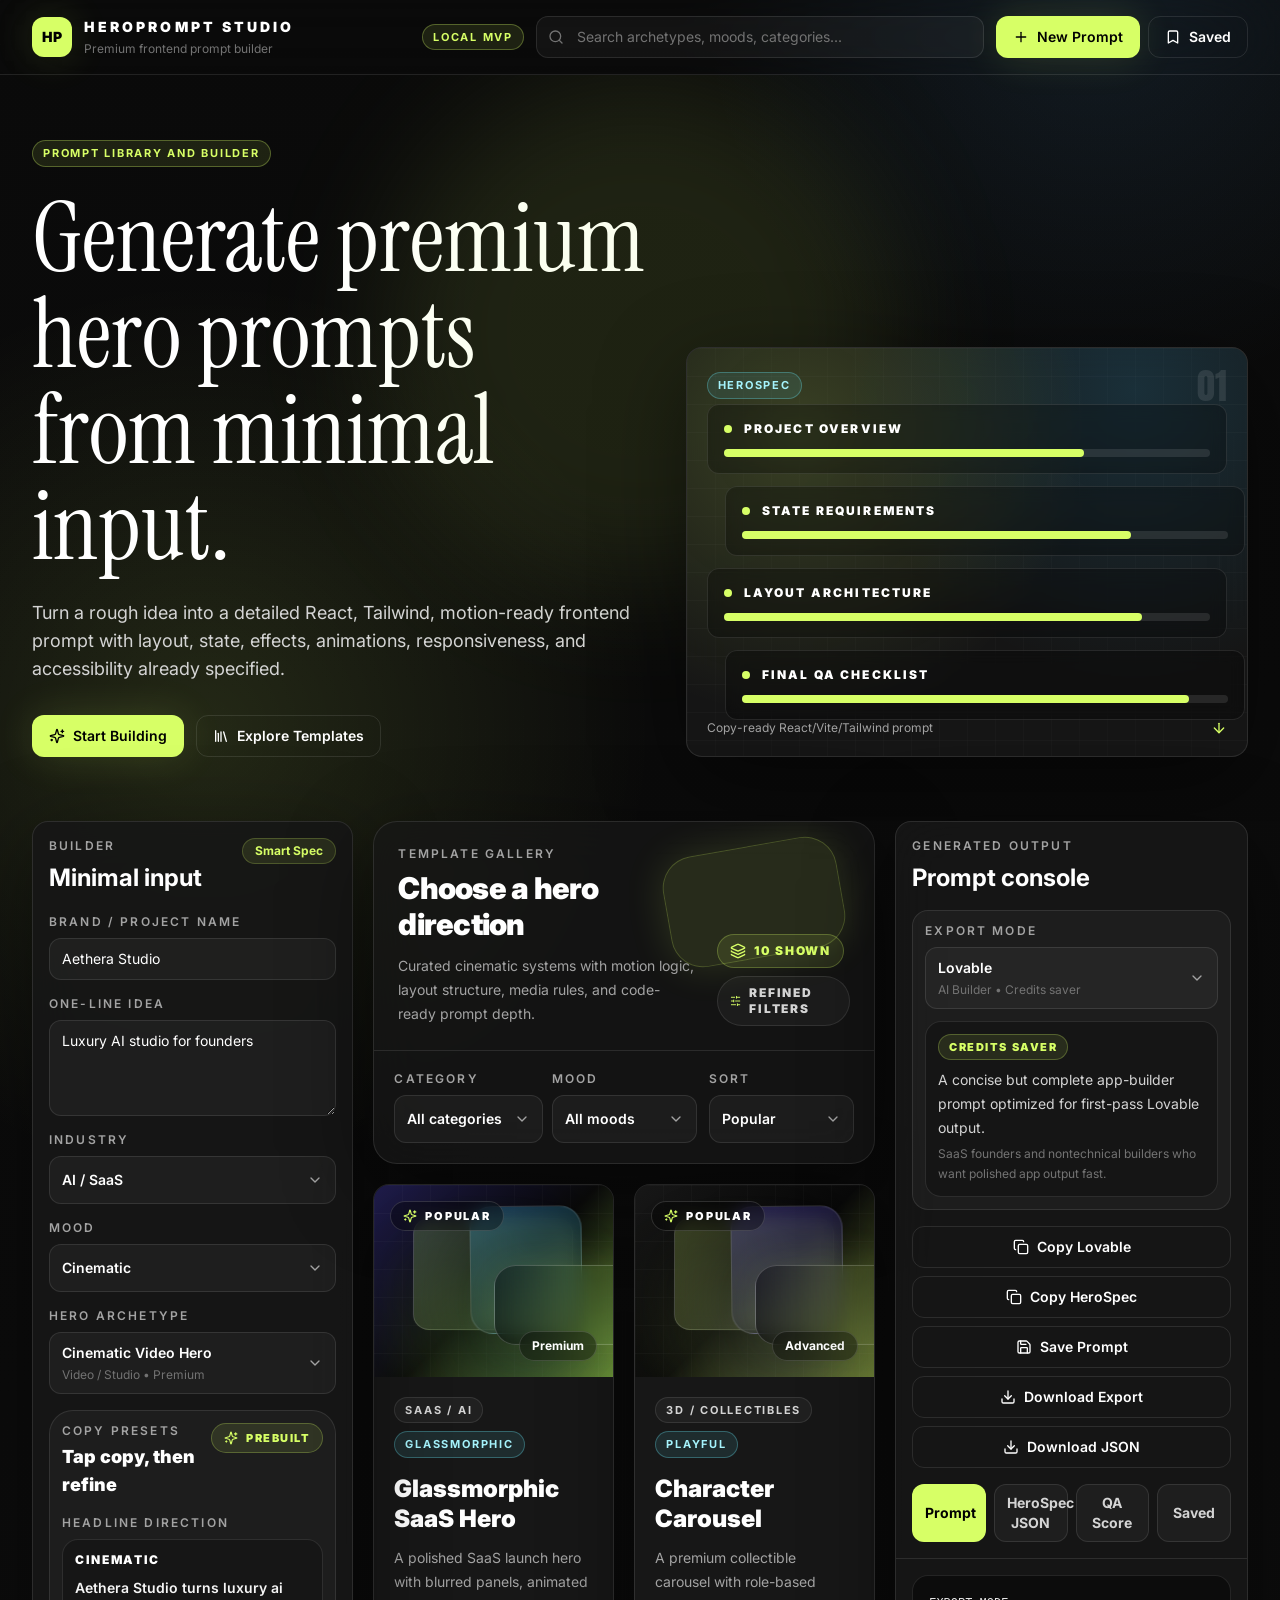
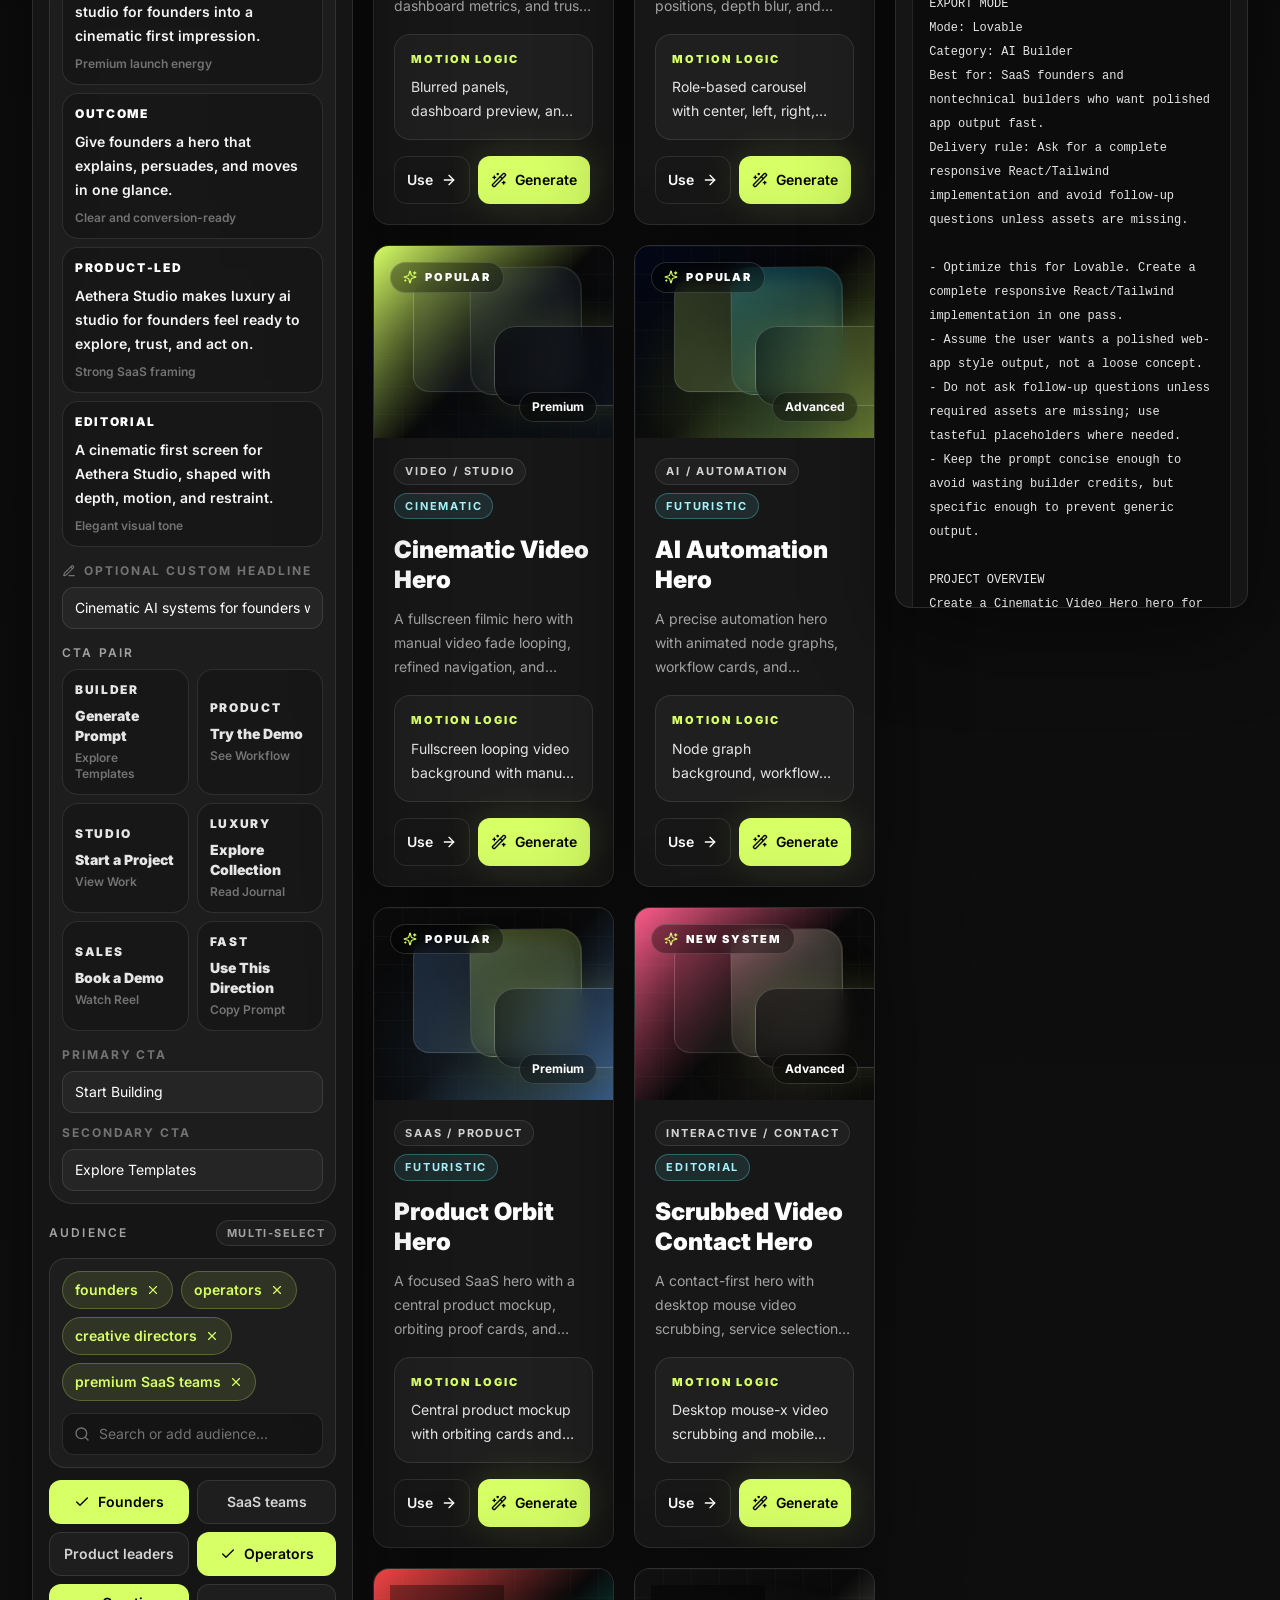
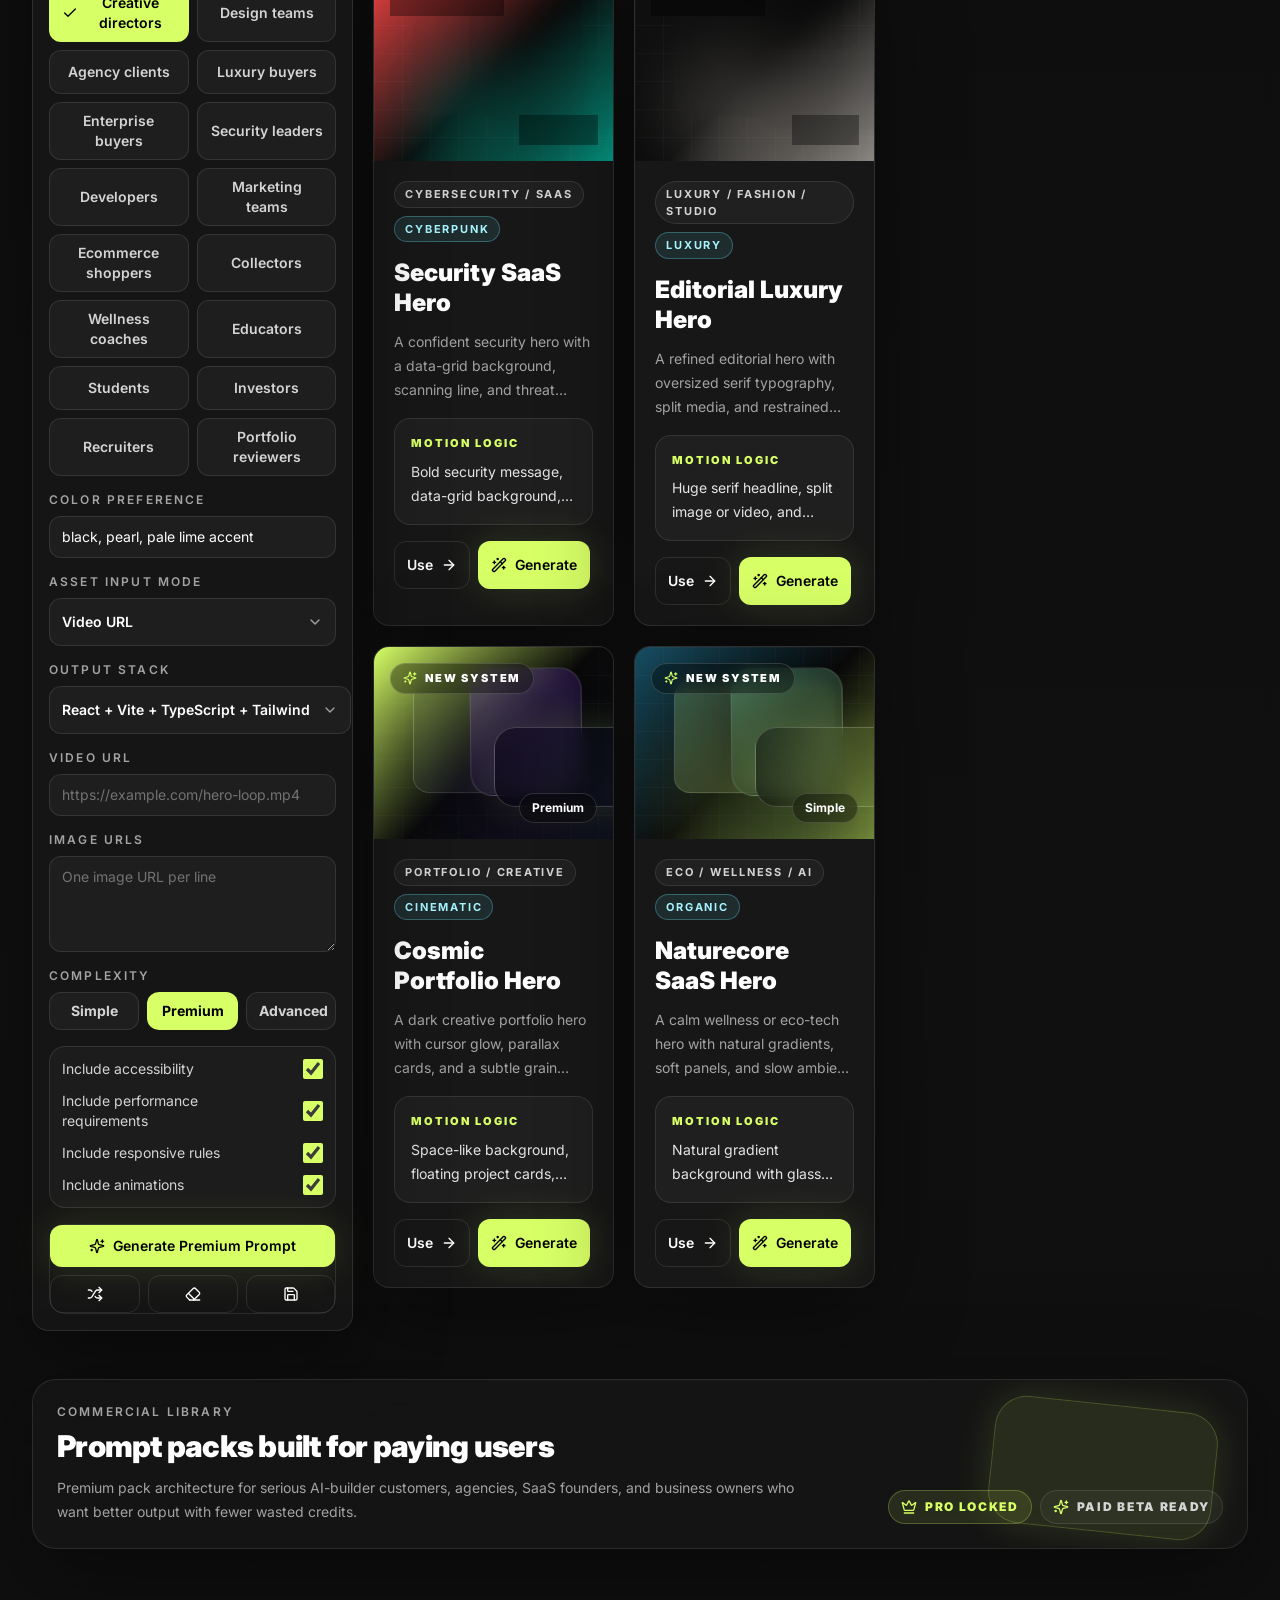
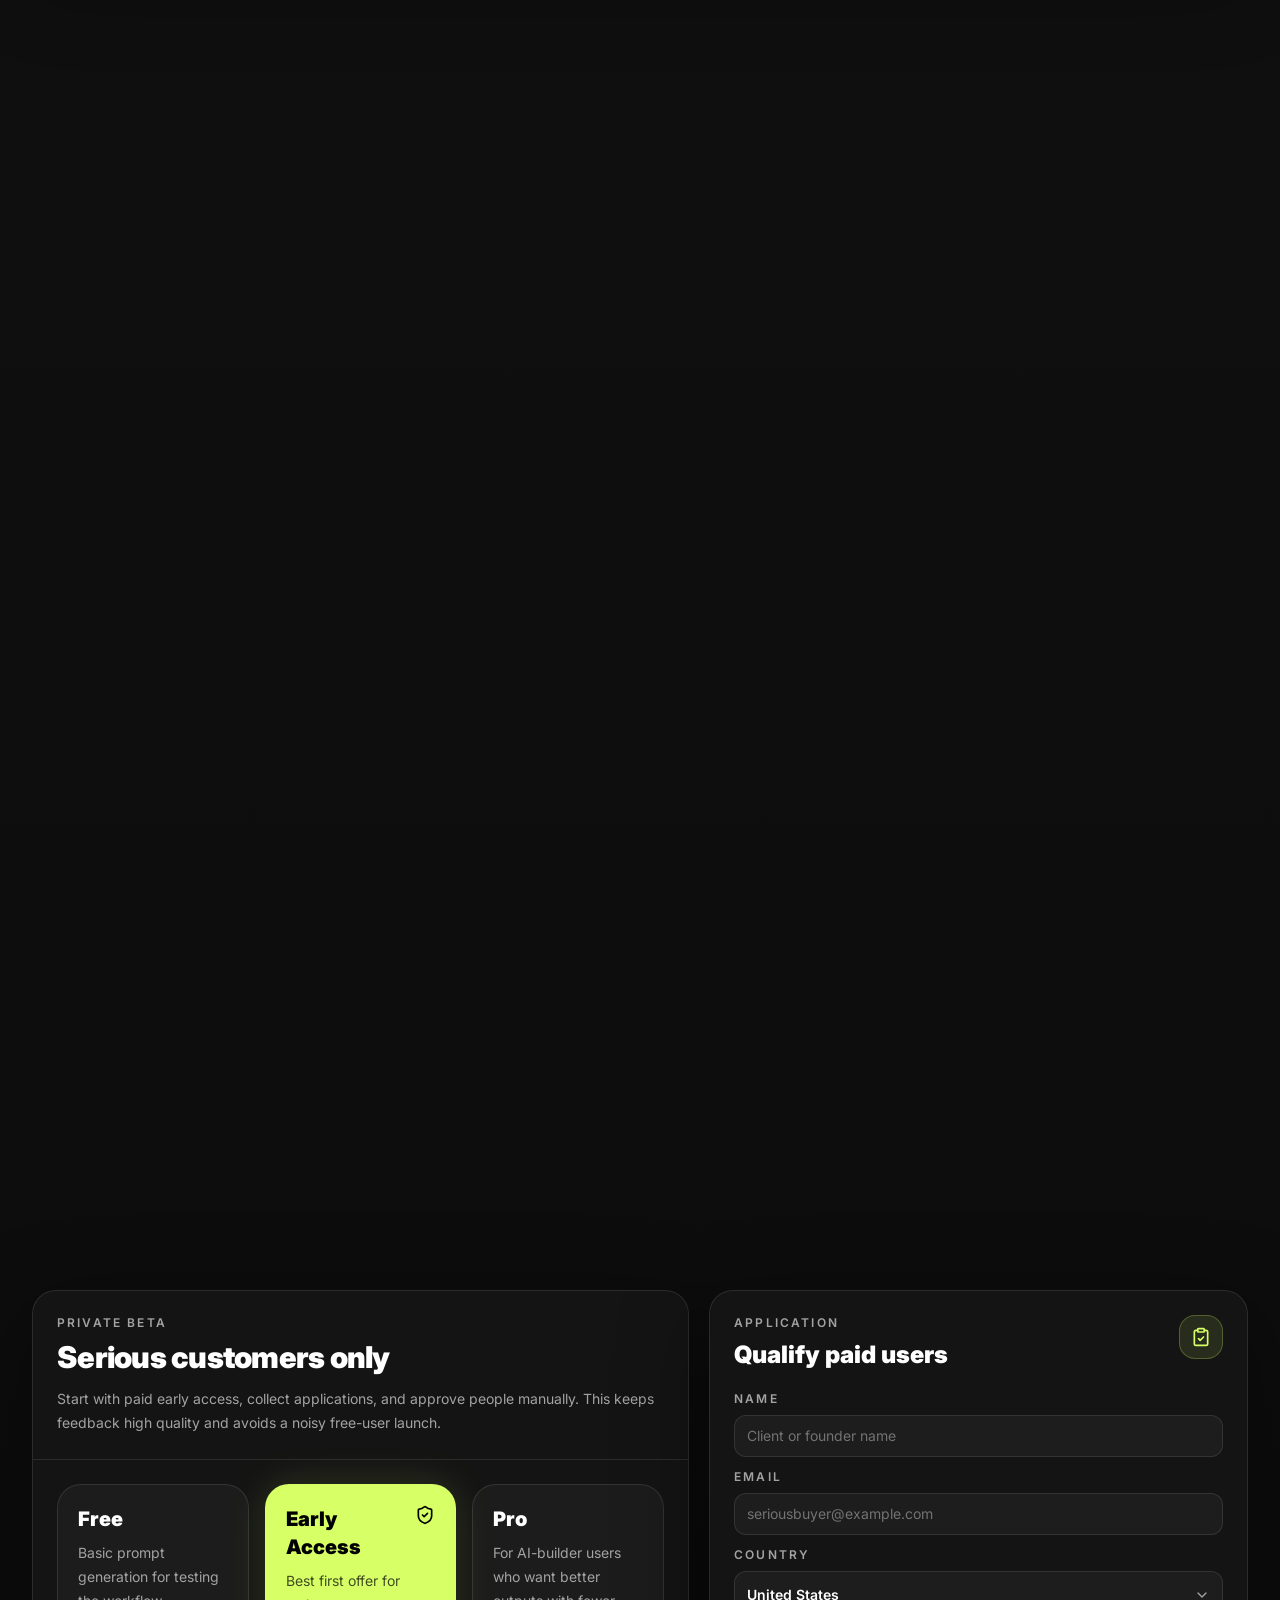
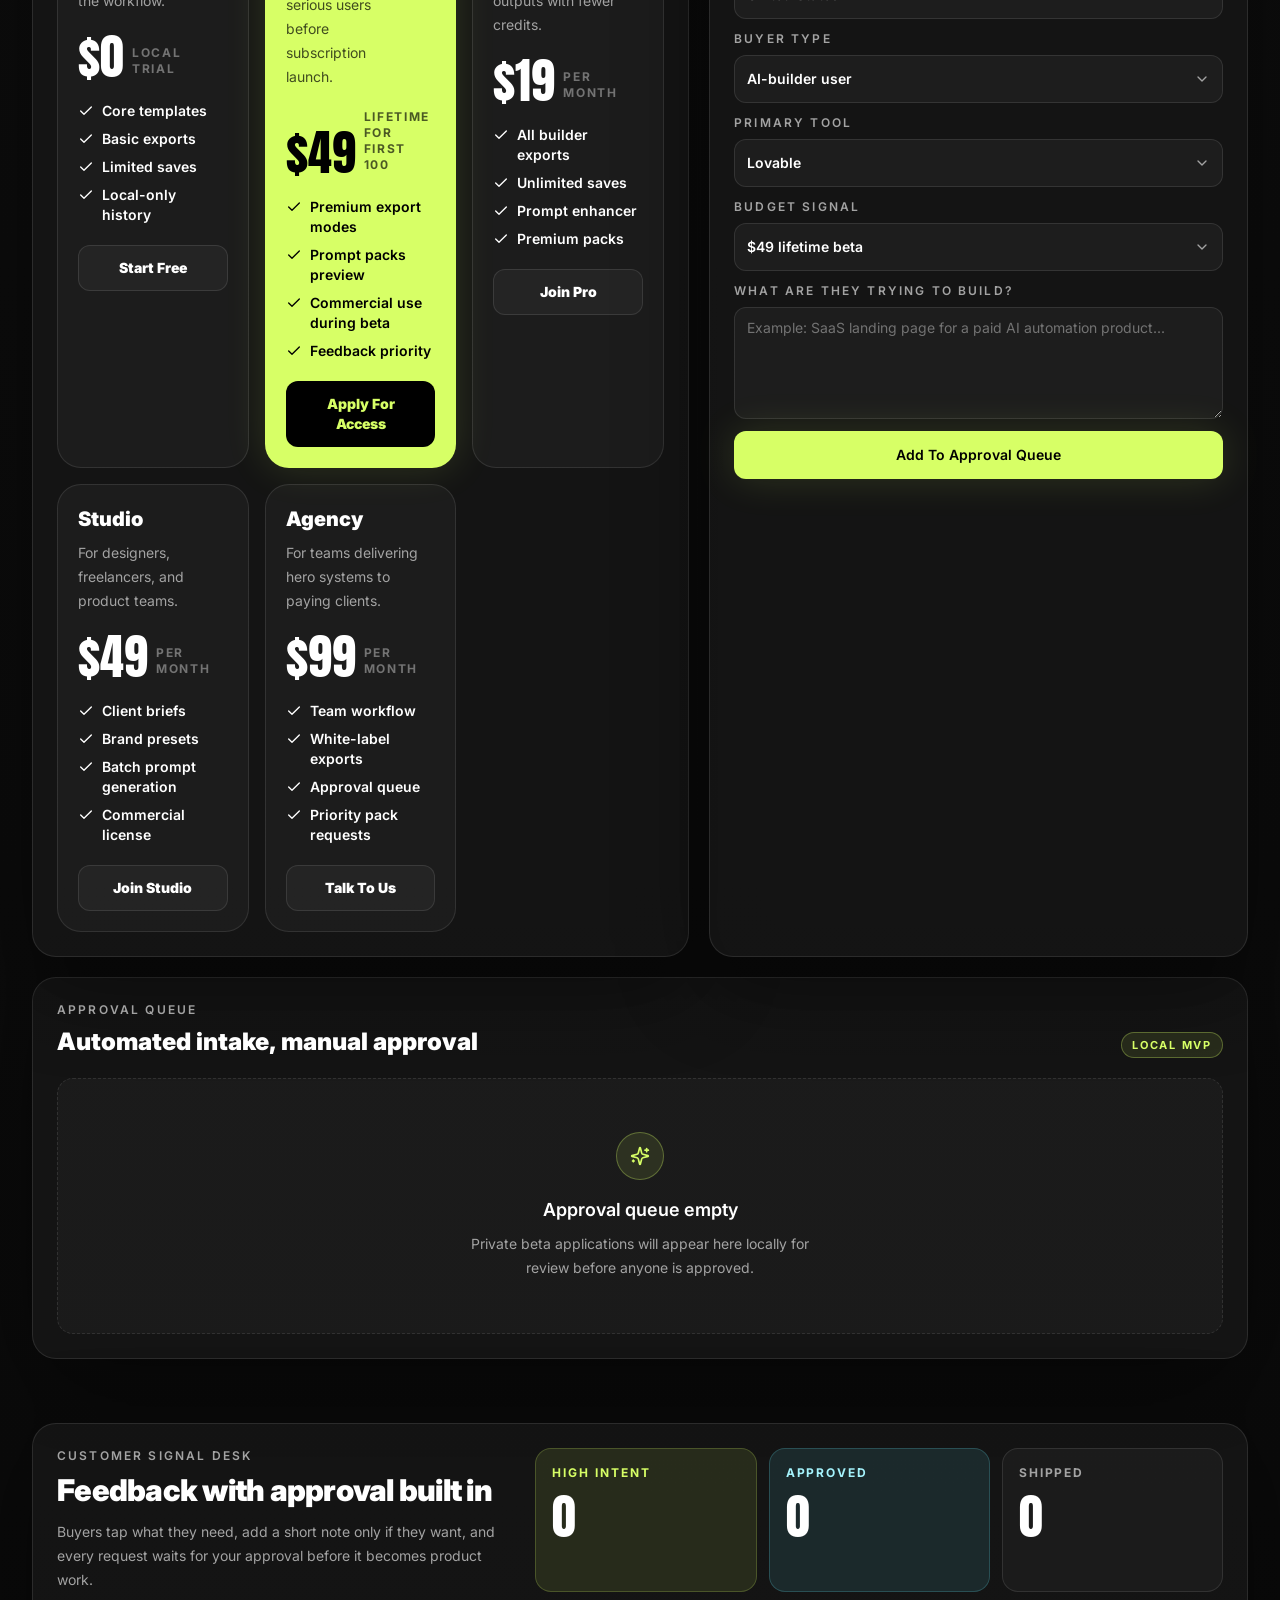
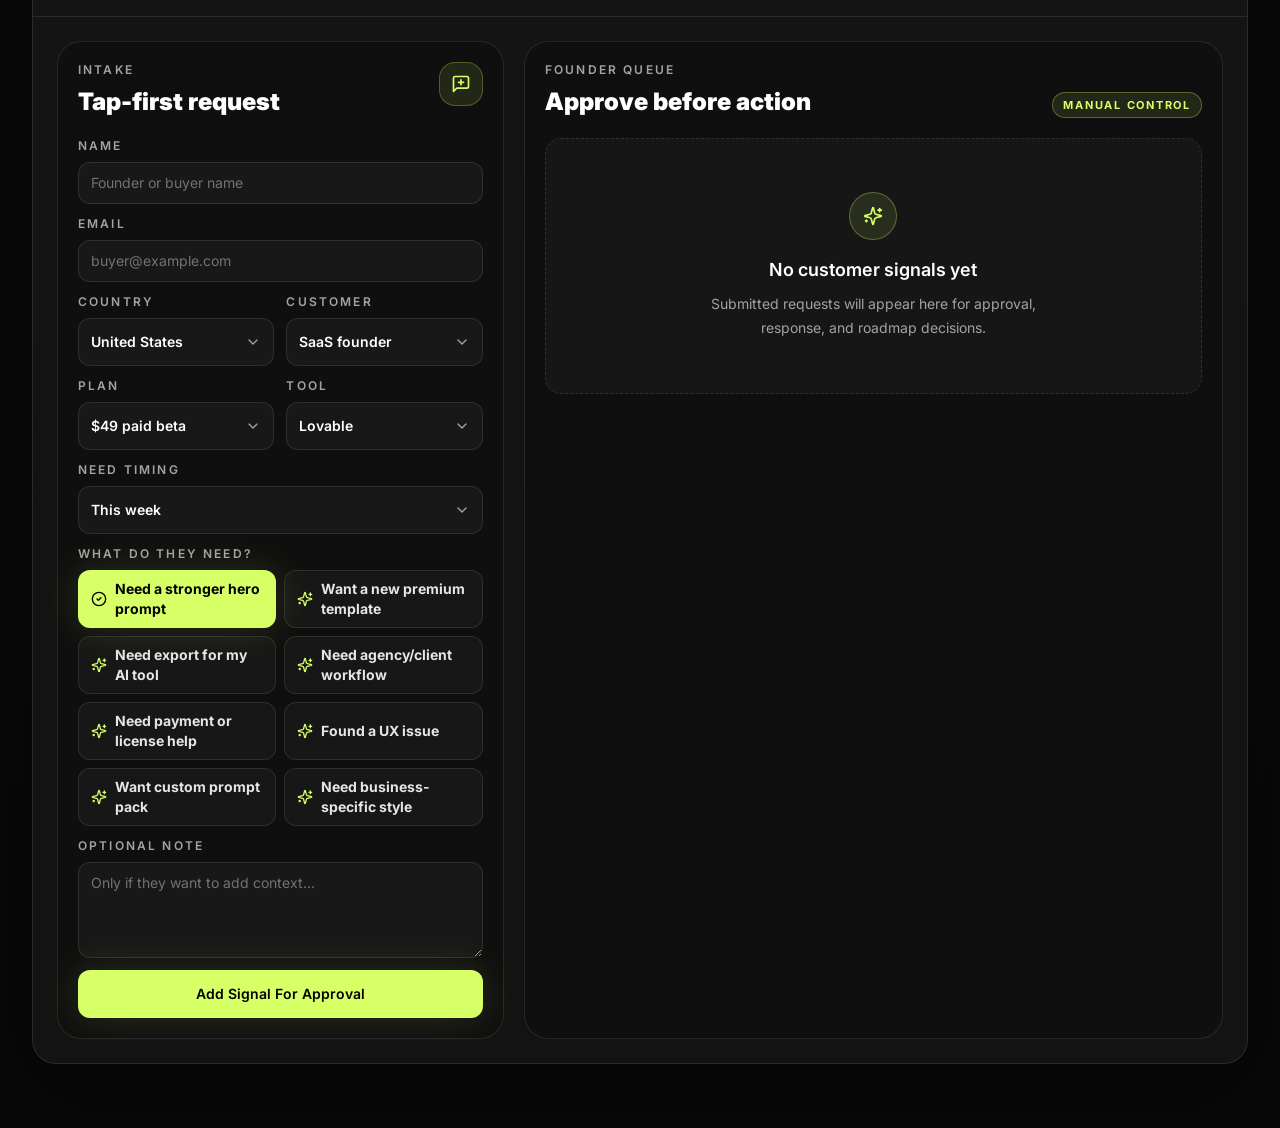
<file: hero-prompt-studio/index.html>
<!doctype html>
<html lang="en">
  <head>
    <meta charset="UTF-8" />
    <meta name="viewport" content="width=device-width, initial-scale=1.0" />
    <meta
      name="description"
      content="HeroPrompt Studio turns minimal product ideas into premium, code-ready frontend hero prompts."
    />
    <title>HeroPrompt Studio</title>
    <script type="module" crossorigin src="/hero-prompt-studio/assets/index-gj4eyPD-.js"></script>
    <link rel="stylesheet" crossorigin href="/hero-prompt-studio/assets/index-CTzcK2Ws.css">
  </head>
  <body>
    <div id="root"></div>
  </body>
</html>
</file>
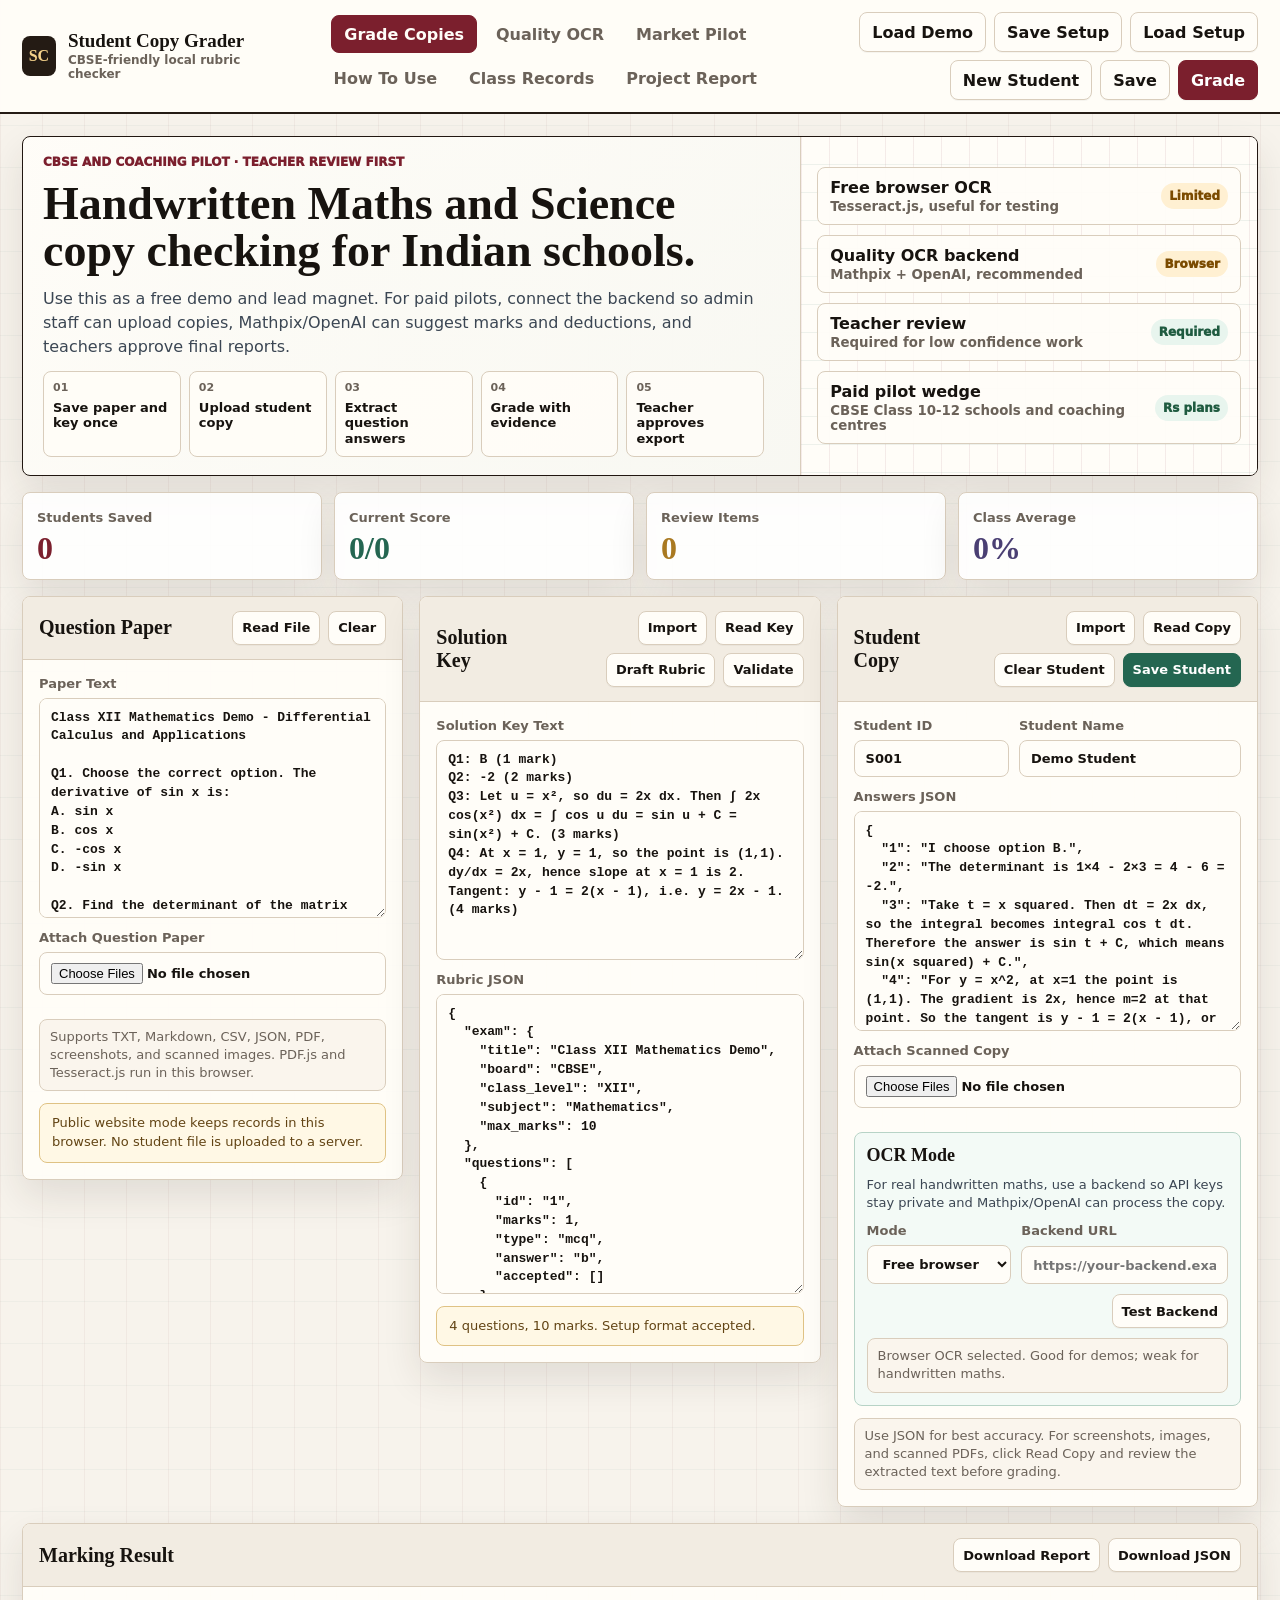
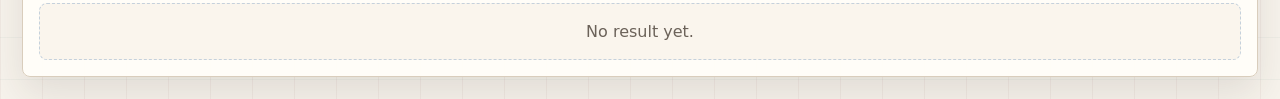
<file: student-copy-grader/index.html>
<!doctype html>
<html lang="en">
<head>
  <meta charset="utf-8">
  <meta name="viewport" content="width=device-width, initial-scale=1">
  <title>Student Copy Grader</title>
      <meta name="description" content="CBSE-focused handwritten copy grading assistant for teachers, coaching centres, and schools. Grade copies with teacher review, quality OCR, and reports.">
  <style>
    :root {
      --ink: #17130f;
      --muted: #6b6259;
      --paper: #fffdf8;
      --wash: #f3efe7;
      --line: #d9cdbc;
      --blue: #7b1f2d;
      --green: #246651;
      --red: #9b2c2c;
      --amber: #a97921;
      --violet: #4a3f73;
      --shadow: 0 16px 38px rgba(43, 33, 24, .11);
    }
    * { box-sizing: border-box; }
    body {
      margin: 0;
      font-family: Inter, ui-sans-serif, system-ui, -apple-system, BlinkMacSystemFont, "Segoe UI", sans-serif;
      color: var(--ink);
      background:
        linear-gradient(90deg, rgba(123, 31, 45, .05) 1px, transparent 1px),
        linear-gradient(0deg, rgba(36, 102, 81, .04) 1px, transparent 1px),
        #f7f3ec;
      background-size: 42px 42px;
      letter-spacing: 0;
    }
    a { color: var(--blue); }
    button, input, textarea, select { font: inherit; letter-spacing: 0; }
    .shell { min-height: 100vh; display: grid; grid-template-rows: auto 1fr; }
    .topbar {
      position: sticky;
      top: 0;
      z-index: 30;
      display: flex;
      align-items: center;
      justify-content: space-between;
      gap: 18px;
      padding: 12px 22px;
      background: rgba(255, 253, 248, .95);
      border-bottom: 2px solid #241b14;
      backdrop-filter: blur(12px);
    }
    .brand { display: flex; align-items: center; gap: 12px; min-width: 240px; }
    .brandmark {
      width: 40px;
      height: 40px;
      border-radius: 8px;
      display: grid;
      place-items: center;
      background: #241b14;
      color: #f5d28a;
      font-weight: 900;
      font-family: Georgia, "Times New Roman", serif;
    }
    .brand strong {
      display: block;
      font-family: Georgia, "Times New Roman", serif;
      font-size: 19px;
      line-height: 1.1;
      letter-spacing: 0;
    }
    .brand span {
      display: block;
      color: var(--muted);
      font-size: 12px;
      margin-top: 2px;
      font-weight: 700;
    }
    .tabs { display: flex; align-items: center; justify-content: center; gap: 6px; flex-wrap: wrap; }
    .tab {
      min-height: 38px;
      border: 1px solid transparent;
      background: transparent;
      color: var(--muted);
      border-radius: 8px;
      padding: 8px 12px;
      cursor: pointer;
      font-weight: 800;
    }
    .tab.active { color: #fffdf8; background: #7b1f2d; border-color: #7b1f2d; }
    .top-actions { display: flex; align-items: center; gap: 8px; flex-wrap: wrap; justify-content: flex-end; }
    .btn {
      min-height: 40px;
      border: 1px solid var(--line);
      border-radius: 8px;
      background: var(--paper);
      color: var(--ink);
      padding: 9px 12px;
      font-weight: 800;
      cursor: pointer;
      box-shadow: 0 1px 0 rgba(43, 33, 24, .04);
    }
    .btn.primary { background: var(--blue); border-color: var(--blue); color: #fff; }
    .btn.green { background: var(--green); border-color: var(--green); color: #fff; }
    .btn.danger { color: var(--red); }
    .btn.small { min-height: 34px; padding: 6px 9px; font-size: 13px; }
    .workspace { padding: 22px; display: grid; gap: 16px; }
    .metrics { display: grid; grid-template-columns: repeat(4, minmax(0, 1fr)); gap: 12px; }
    .metric {
      background: rgba(255, 255, 255, .9);
      border: 1px solid var(--line);
      border-radius: 8px;
      padding: 14px;
      box-shadow: var(--shadow);
      min-height: 88px;
    }
    .metric span { color: var(--muted); font-size: 13px; font-weight: 800; }
    .metric strong {
      display: block;
      margin-top: 6px;
      font-family: Georgia, "Times New Roman", serif;
      font-size: 32px;
      line-height: 1;
    }
    .metric.blue strong { color: var(--blue); }
    .metric.green strong { color: var(--green); }
    .metric.amber strong { color: var(--amber); }
    .metric.violet strong { color: var(--violet); }
    .view { display: none; }
    .view.active { display: grid; gap: 16px; }
    .grader-layout {
      display: grid;
      grid-template-columns: minmax(300px, .95fr) minmax(320px, 1fr) minmax(320px, 1.05fr);
      gap: 16px;
      align-items: start;
    }
    .panel {
      background: rgba(255, 253, 248, .97);
      border: 1px solid var(--line);
      border-radius: 8px;
      box-shadow: var(--shadow);
      overflow: hidden;
    }
    .panel-head {
      display: flex;
      align-items: center;
      justify-content: space-between;
      gap: 12px;
      padding: 14px 16px;
      border-bottom: 1px solid var(--line);
      background: #f2ece2;
    }
    .panel-head h2 {
      margin: 0;
      font-family: Georgia, "Times New Roman", serif;
      font-size: 20px;
      line-height: 1.15;
    }
    .panel-actions { display: flex; gap: 8px; flex-wrap: wrap; justify-content: flex-end; }
    .panel-body { padding: 16px; display: grid; gap: 12px; }
    label { display: grid; gap: 7px; color: var(--muted); font-size: 13px; font-weight: 800; }
    textarea, input[type="text"], input[type="number"], input[type="file"] {
      width: 100%;
      border: 1px solid var(--line);
      border-radius: 8px;
      background: #fffdf8;
      color: var(--ink);
      padding: 10px 11px;
      outline: none;
    }
    textarea {
      min-height: 150px;
      resize: vertical;
      line-height: 1.45;
      font-family: "SFMono-Regular", Consolas, "Liberation Mono", monospace;
      font-size: 13px;
    }
    textarea.large { min-height: 300px; }
    textarea.medium { min-height: 220px; }
    pre {
      white-space: pre-wrap;
      overflow: auto;
      margin: 10px 0 16px;
      padding: 12px;
      border: 1px solid var(--line);
      border-radius: 8px;
      background: #faf5ed;
      color: #3d3228;
      font-family: "SFMono-Regular", Consolas, "Liberation Mono", monospace;
      font-size: 13px;
      line-height: 1.45;
    }
    .field-row { display: grid; grid-template-columns: minmax(0, .7fr) minmax(0, 1fr); gap: 10px; }
    .notice {
      border: 1px solid #dfc284;
      background: #fff8e5;
      border-radius: 8px;
      color: #624414;
      padding: 10px 12px;
      font-size: 13px;
      line-height: 1.45;
    }
    .result-hero {
      display: grid;
      grid-template-columns: 1fr auto;
      gap: 12px;
      align-items: center;
      padding: 16px;
      border: 1px solid #b7d3c6;
      border-radius: 8px;
      background: #eef8f3;
    }
    .score {
      font-family: Georgia, "Times New Roman", serif;
      font-size: 46px;
      line-height: 1;
      color: var(--green);
      font-weight: 900;
    }
    .student-name { color: var(--muted); margin-top: 4px; }
    table { width: 100%; border-collapse: collapse; font-size: 14px; background: #fffdf8; }
    th, td { border-bottom: 1px solid var(--line); padding: 10px; text-align: left; vertical-align: top; }
    th { background: #f2ece2; color: #4a3a2d; font-size: 12px; text-transform: uppercase; }
    tr:last-child td { border-bottom: 0; }
    .status {
      display: inline-flex;
      align-items: center;
      min-height: 28px;
      padding: 4px 8px;
      border-radius: 8px;
      font-size: 12px;
      font-weight: 900;
    }
    .status.ok { background: #e8f5ee; color: #1f5b40; }
    .status.review { background: #fff0d2; color: #7b4b00; }
    .answer-text { white-space: pre-wrap; max-width: 340px; }
    .feedback-list { margin: 0; padding-left: 17px; color: #344050; }
    .record-grid { display: grid; grid-template-columns: minmax(0, 1.2fr) minmax(300px, .8fr); gap: 16px; align-items: start; }
    .report-layout { display: grid; grid-template-columns: minmax(0, 1fr) minmax(300px, .42fr); gap: 16px; align-items: start; }
    .article {
      padding: 20px;
      background: rgba(255, 253, 248, .97);
      border: 1px solid var(--line);
      border-radius: 8px;
      box-shadow: var(--shadow);
    }
    .article h1, .article h2, .article h3 { margin: 0; line-height: 1.18; }
    .article h1, .article h2, .article h3 { font-family: Georgia, "Times New Roman", serif; }
    .article h1 { font-size: 36px; }
    .article h2 { font-size: 24px; margin-top: 22px; }
    .article h3 { font-size: 18px; margin-top: 16px; }
    .article p, .article li { color: #3b4653; line-height: 1.58; }
    .article ul { margin: 8px 0 0; padding-left: 20px; }
    .two-col { display: grid; grid-template-columns: repeat(2, minmax(0, 1fr)); gap: 12px; }
    .mini { border: 1px solid var(--line); border-radius: 8px; background: #faf5ed; padding: 12px; }
    .mini strong { display: block; margin-bottom: 6px; }
    .empty {
      border: 1px dashed #c5d1dc;
      border-radius: 8px;
      padding: 18px;
      color: var(--muted);
      text-align: center;
      background: #faf5ed;
    }
    .file-list { display: grid; gap: 8px; }
    .file-item {
      display: flex;
      justify-content: space-between;
      gap: 10px;
      border: 1px solid var(--line);
      border-radius: 8px;
      padding: 9px 10px;
      background: #faf5ed;
      color: #3d3228;
      font-size: 13px;
    }
    .file-item span:last-child { color: var(--muted); white-space: nowrap; }
    .hidden-file { display: none; }
    .extract-status {
      min-height: 32px;
      border: 1px solid var(--line);
      border-radius: 8px;
      padding: 8px 10px;
      background: #faf5ed;
      color: var(--muted);
      font-size: 13px;
      line-height: 1.4;
    }
    .extract-status.busy {
      border-color: #dfc284;
      color: #624414;
      background: #fff8e5;
    }
    .extract-status.done {
      border-color: #b7d3c6;
      color: #1f5b40;
      background: #eef8f3;
    }
    .extract-status.error {
      border-color: #e2b5b5;
      color: #7c2525;
      background: #fff1f1;
    }
    .guide-grid {
      display: grid;
      grid-template-columns: repeat(3, minmax(0, 1fr));
      gap: 12px;
      margin-top: 14px;
    }
    .guide-card {
      border: 1px solid var(--line);
      border-radius: 8px;
      background: #fffdf8;
      padding: 14px;
      min-height: 132px;
    }
    .guide-card strong {
      display: block;
      margin-bottom: 6px;
      font-family: Georgia, "Times New Roman", serif;
      font-size: 18px;
    }
    .guide-card p {
      margin: 0;
      color: #3b4653;
      line-height: 1.5;
    }
    .guide-kicker {
      color: var(--blue);
      font-weight: 900;
      text-transform: uppercase;
      font-size: 12px;
      margin-bottom: 8px;
    }
    .support-list {
      display: grid;
      gap: 8px;
      margin-top: 12px;
    }
    .support-list div {
      border-left: 4px solid var(--amber);
      padding: 8px 10px;
      background: #faf5ed;
      border-radius: 6px;
      color: #3b4653;
      line-height: 1.45;
    }
    .ops-hero {
      display: grid;
      grid-template-columns: minmax(0, 1.25fr) minmax(320px, .75fr);
      gap: 16px;
      align-items: stretch;
      border: 1px solid #211711;
      border-radius: 8px;
      background:
        linear-gradient(135deg, rgba(255, 253, 248, .98), rgba(245, 246, 240, .95)),
        radial-gradient(circle at 18% 18%, rgba(36, 102, 81, .16), transparent 32%);
      box-shadow: var(--shadow);
      overflow: hidden;
    }
    .ops-copy {
      padding: 18px 20px;
      display: grid;
      align-content: center;
      gap: 12px;
    }
    .ops-kicker {
      color: #7b1f2d;
      font-size: 12px;
      font-weight: 950;
      text-transform: uppercase;
    }
    .ops-title {
      margin: 0;
      font-family: Georgia, "Times New Roman", serif;
      font-size: clamp(28px, 4vw, 46px);
      line-height: 1.02;
    }
    .ops-summary {
      max-width: 840px;
      color: #3b4653;
      line-height: 1.5;
      margin: 0;
    }
    .ops-pipeline {
      display: grid;
      grid-template-columns: repeat(5, minmax(0, 1fr));
      gap: 8px;
    }
    .pipeline-step {
      border: 1px solid var(--line);
      border-radius: 8px;
      background: rgba(255, 253, 248, .92);
      padding: 9px;
      min-height: 74px;
    }
    .pipeline-step span {
      display: block;
      color: var(--muted);
      font-size: 11px;
      font-weight: 900;
      text-transform: uppercase;
    }
    .pipeline-step strong {
      display: block;
      margin-top: 6px;
      font-size: 13px;
      line-height: 1.2;
    }
    .ops-board {
      padding: 16px;
      background:
        linear-gradient(90deg, rgba(123, 31, 45, .08) 1px, transparent 1px),
        linear-gradient(0deg, rgba(36, 102, 81, .08) 1px, transparent 1px),
        #fffdf8;
      background-size: 28px 28px;
      border-left: 1px solid var(--line);
      display: grid;
      gap: 10px;
      align-content: center;
    }
    .provider-row {
      display: flex;
      align-items: center;
      justify-content: space-between;
      gap: 10px;
      border: 1px solid var(--line);
      border-radius: 8px;
      background: rgba(255, 253, 248, .95);
      padding: 10px 12px;
      font-weight: 850;
    }
    .provider-row small { display: block; color: var(--muted); font-weight: 700; margin-top: 2px; }
    .chip {
      display: inline-flex;
      align-items: center;
      min-height: 26px;
      padding: 4px 8px;
      border-radius: 999px;
      font-size: 12px;
      font-weight: 950;
      background: #e8f5ee;
      color: #1f5b40;
      white-space: nowrap;
    }
    .chip.warn { background: #fff0d2; color: #7b4b00; }
    .chip.dark { background: #241b14; color: #fffdf8; }
    .mode-card {
      border: 1px solid #b7d3c6;
      border-radius: 8px;
      background: #f3faf6;
      padding: 12px;
      display: grid;
      gap: 10px;
    }
    .mode-card h3 {
      margin: 0;
      font-family: Georgia, "Times New Roman", serif;
      font-size: 18px;
    }
    .mode-card p { margin: 0; color: #3b4653; line-height: 1.45; font-size: 13px; }
    select {
      width: 100%;
      border: 1px solid var(--line);
      border-radius: 8px;
      background: #fffdf8;
      color: var(--ink);
      padding: 10px 11px;
      outline: none;
    }
    .quality-grid, .market-grid {
      display: grid;
      grid-template-columns: minmax(0, 1fr) minmax(320px, .55fr);
      gap: 16px;
      align-items: start;
    }
    .market-hero {
      display: grid;
      gap: 14px;
    }
    .market-kpis, .pricing-grid, .timeline-grid {
      display: grid;
      grid-template-columns: repeat(3, minmax(0, 1fr));
      gap: 10px;
      margin-top: 14px;
    }
    .market-kpi, .price-card, .timeline-card, .cost-card {
      border: 1px solid var(--line);
      border-radius: 8px;
      background: #fffdf8;
      padding: 13px;
    }
    .market-kpi span, .price-card span, .timeline-card span {
      display: block;
      color: var(--muted);
      font-size: 12px;
      font-weight: 900;
      text-transform: uppercase;
      margin-bottom: 7px;
    }
    .market-kpi strong, .price-card strong {
      display: block;
      font-family: Georgia, "Times New Roman", serif;
      font-size: 22px;
      line-height: 1.1;
    }
    .timeline-card strong { display: block; margin-bottom: 7px; }
    .cost-card {
      display: grid;
      gap: 10px;
      background: #f3faf6;
      border-color: #b7d3c6;
    }
    .cost-result {
      border-radius: 8px;
      background: #241b14;
      color: #fffdf8;
      padding: 12px;
      font-weight: 900;
      line-height: 1.45;
    }
    .source-stack { display: grid; gap: 8px; margin-top: 12px; }
    .source-stack a {
      display: block;
      border: 1px solid var(--line);
      border-radius: 8px;
      padding: 9px 10px;
      background: #faf5ed;
      text-decoration: none;
      font-weight: 850;
    }
    .decision-table td:first-child { font-weight: 850; }
    .source-note {
      color: var(--muted);
      font-size: 12px;
      line-height: 1.45;
    }
    @media (max-width: 1180px) {
      .grader-layout, .record-grid, .report-layout, .ops-hero, .quality-grid, .market-grid { grid-template-columns: 1fr; }
      .ops-board { border-left: 0; border-top: 1px solid var(--line); }
      .ops-pipeline, .market-kpis, .pricing-grid, .timeline-grid { grid-template-columns: repeat(3, minmax(0, 1fr)); }
    }
    @media (max-width: 780px) {
      .topbar { position: static; align-items: flex-start; flex-direction: column; }
      .top-actions, .tabs { justify-content: flex-start; }
      .workspace { padding: 14px; }
      .metrics, .two-col, .field-row, .guide-grid { grid-template-columns: 1fr; }
      .ops-pipeline, .market-kpis, .pricing-grid, .timeline-grid { grid-template-columns: 1fr; }
      .score { font-size: 34px; }
    }
    @media print {
      body { background: #fff; }
      .topbar, .panel-actions, .top-actions, .tabs, .btn, input[type="file"] { display: none !important; }
      .workspace, .view.active, .grader-layout, .record-grid, .report-layout { display: block; padding: 0; }
      .panel, .article, .metric { box-shadow: none; margin-bottom: 14px; }
    }
  </style>
</head>
<body>
  <div class="shell">
    <header class="topbar">
      <div class="brand">
        <div class="brandmark">SC</div>
        <div>
          <strong>Student Copy Grader</strong>
          <span>CBSE-friendly local rubric checker</span>
        </div>
      </div>
      <nav class="tabs" aria-label="Workspace tabs">
        <button class="tab active" data-tab="grade">Grade Copies</button>
        <button class="tab" data-tab="quality">Quality OCR</button>
        <button class="tab" data-tab="market">Market Pilot</button>
        <button class="tab" data-tab="guide">How To Use</button>
        <button class="tab" data-tab="records">Class Records</button>
        <button class="tab" data-tab="report">Project Report</button>
      </nav>
      <div class="top-actions">
        <button class="btn" id="sampleBtn">Load Demo</button>
        <button class="btn" id="saveSetupBtn">Save Setup</button>
        <button class="btn" id="loadSetupBtn">Load Setup</button>
        <button class="btn" id="newStudentBtn">New Student</button>
        <button class="btn" id="saveBtn">Save</button>
        <button class="btn primary" id="gradeBtn">Grade</button>
      </div>
    </header>

    <main class="workspace">
      <section class="ops-hero" aria-label="Grading workflow">
        <div class="ops-copy">
          <div class="ops-kicker">CBSE and coaching pilot · Teacher review first</div>
          <h1 class="ops-title">Handwritten Maths and Science copy checking for Indian schools.</h1>
          <p class="ops-summary">Use this as a free demo and lead magnet. For paid pilots, connect the backend so admin staff can upload copies, Mathpix/OpenAI can suggest marks and deductions, and teachers approve final reports.</p>
          <div class="ops-pipeline" aria-label="Workflow steps">
            <div class="pipeline-step"><span>01</span><strong>Save paper and key once</strong></div>
            <div class="pipeline-step"><span>02</span><strong>Upload student copy</strong></div>
            <div class="pipeline-step"><span>03</span><strong>Extract question answers</strong></div>
            <div class="pipeline-step"><span>04</span><strong>Grade with evidence</strong></div>
            <div class="pipeline-step"><span>05</span><strong>Teacher approves export</strong></div>
          </div>
        </div>
        <div class="ops-board">
          <div class="provider-row">
            <div>Free browser OCR<small>Tesseract.js, useful for testing</small></div>
            <span class="chip warn">Limited</span>
          </div>
          <div class="provider-row">
            <div>Quality OCR backend<small>Mathpix + OpenAI, recommended</small></div>
            <span class="chip dark" id="qualityModeChip">Setup</span>
          </div>
          <div class="provider-row">
            <div>Teacher review<small>Required for low confidence work</small></div>
            <span class="chip">Required</span>
          </div>
          <div class="provider-row">
            <div>Paid pilot wedge<small>CBSE Class 10-12 schools and coaching centres</small></div>
            <span class="chip">Rs plans</span>
          </div>
        </div>
      </section>

      <section class="metrics" aria-label="Class metrics">
        <div class="metric blue"><span>Students Saved</span><strong id="metricStudents">0</strong></div>
        <div class="metric green"><span>Current Score</span><strong id="metricScore">0/0</strong></div>
        <div class="metric amber"><span>Review Items</span><strong id="metricReview">0</strong></div>
        <div class="metric violet"><span>Class Average</span><strong id="metricAverage">0%</strong></div>
      </section>

      <section class="view active" id="view-grade">
        <div class="grader-layout">
          <section class="panel">
            <div class="panel-head">
              <h2>Question Paper</h2>
              <div class="panel-actions">
                <button class="btn small" id="paperExtractBtn">Read File</button>
                <button class="btn small" id="clearPaperBtn">Clear</button>
              </div>
            </div>
            <div class="panel-body">
              <label>Paper Text<textarea id="paperText" class="medium" placeholder="Paste question paper text here"></textarea></label>
              <label>Attach Question Paper<input type="file" id="paperFiles" multiple accept=".pdf,image/*,.txt,.md,.csv,.json"></label>
              <div class="file-list" id="paperFileList"></div>
              <div class="extract-status" id="paperStatus">Supports TXT, Markdown, CSV, JSON, PDF, screenshots, and scanned images. PDF.js and Tesseract.js run in this browser.</div>
              <div class="notice">Public website mode keeps records in this browser. No student file is uploaded to a server.</div>
            </div>
          </section>

          <section class="panel">
            <div class="panel-head">
              <h2>Solution Key</h2>
              <div class="panel-actions">
                <button class="btn small" id="rubricUploadBtn">Import</button>
                <button class="btn small" id="rubricReadBtn">Read Key</button>
                <button class="btn small" id="draftRubricBtn">Draft Rubric</button>
                <button class="btn small" id="validateRubricBtn">Validate</button>
              </div>
            </div>
            <div class="panel-body">
              <input class="hidden-file" type="file" id="rubricFile" accept=".json,.txt,.md,.csv,.pdf,image/*">
              <label>Solution Key Text<textarea id="solutionText" class="medium" placeholder="Paste solution key text, or import a key file. Example: Q1: C&#10;Q2: White light splits into colours through a prism."></textarea></label>
              <label>Rubric JSON<textarea id="rubricText" class="large" spellcheck="false"></textarea></label>
              <div class="notice" id="rubricStatus">Rubric waiting.</div>
            </div>
          </section>

          <section class="panel">
            <div class="panel-head">
              <h2>Student Copy</h2>
              <div class="panel-actions">
                <button class="btn small" id="answersUploadBtn">Import</button>
                <button class="btn small" id="scanExtractBtn">Read Copy</button>
                <button class="btn small" id="clearStudentBtn">Clear Student</button>
                <button class="btn small green" id="saveStudentBtn">Save Student</button>
              </div>
            </div>
            <div class="panel-body">
              <input class="hidden-file" type="file" id="answersFile" accept=".json,.txt,.md,.csv,.pdf,image/*">
              <div class="field-row">
                <label>Student ID<input type="text" id="studentId" placeholder="S001"></label>
                <label>Student Name<input type="text" id="studentName" placeholder="Student name"></label>
              </div>
              <label>Answers JSON<textarea id="answersText" class="medium" spellcheck="false"></textarea></label>
              <label>Attach Scanned Copy<input type="file" id="scanFiles" multiple accept=".pdf,image/*"></label>
              <div class="file-list" id="scanFileList"></div>
              <div class="mode-card">
                <h3>OCR Mode</h3>
                <p>For real handwritten maths, use a backend so API keys stay private and Mathpix/OpenAI can process the copy.</p>
                <div class="field-row">
                  <label>Mode<select id="ocrMode">
                    <option value="browser">Free browser OCR</option>
                    <option value="quality">Quality backend OCR</option>
                  </select></label>
                  <label>Backend URL<input type="text" id="qualityBackendUrl" placeholder="https://your-backend.example.com"></label>
                </div>
                <div class="panel-actions">
                  <button class="btn small" id="testBackendBtn">Test Backend</button>
                </div>
                <div class="extract-status" id="qualityStatus">Quality backend is optional. Browser mode does not send files to a server.</div>
              </div>
              <div class="extract-status" id="scanStatus">Use JSON for best accuracy. For screenshots, images, and scanned PDFs, click Read Copy and review the extracted text before grading.</div>
            </div>
          </section>
        </div>

        <section class="panel">
          <div class="panel-head">
            <h2>Marking Result</h2>
            <div class="panel-actions">
              <button class="btn small" id="downloadHtmlBtn">Download Report</button>
              <button class="btn small" id="downloadJsonBtn">Download JSON</button>
            </div>
          </div>
          <div class="panel-body" id="resultArea"><div class="empty">No result yet.</div></div>
        </section>
      </section>

      <section class="view" id="view-quality">
        <div class="quality-grid">
          <article class="article">
            <div class="guide-kicker">Recommended production path</div>
            <h1>Quality OCR Integration</h1>
            <p>The best practical setup is Mathpix for handwritten STEM OCR, then OpenAI vision/reasoning for rubric grading and deduction reasons. Browser OCR remains available only as a free fallback.</p>
            <h2>Decision Matrix</h2>
            <table class="decision-table">
              <thead><tr><th>Need</th><th>Best Choice</th><th>Why</th></tr></thead>
              <tbody>
                <tr><td>Handwritten maths OCR</td><td>Mathpix</td><td>Specialized for STEM notation, equations, fractions, and handwriting.</td></tr>
                <tr><td>Rubric reasoning</td><td>OpenAI vision model</td><td>Can compare answer image, transcript, and marking scheme with structured feedback.</td></tr>
                <tr><td>Free fallback</td><td>Tesseract.js</td><td>Good for testing and simple text, weak for handwritten maths.</td></tr>
                <tr><td>Final safety</td><td>Teacher review</td><td>Any low confidence, diagram, unusual method, or OCR uncertainty must be approved.</td></tr>
              </tbody>
            </table>
            <h2>Implementation Order</h2>
            <div class="support-list">
              <div><strong>Step 1:</strong> Deploy the backend in `student-copy-grader/backend` with `MATHPIX_APP_ID`, `MATHPIX_APP_KEY`, and `OPENAI_API_KEY`.</div>
              <div><strong>Step 2:</strong> Paste the backend URL in OCR Mode and choose Quality backend OCR.</div>
              <div><strong>Step 3:</strong> Upload a 10-copy pilot batch and compare against teacher marks before using it for routine checking.</div>
              <div><strong>Step 4:</strong> Keep the teacher approval screen as the final authority. AI should assist, not silently finalize.</div>
            </div>
          </article>
          <aside class="article">
            <h2>Backend Contract</h2>
            <p>The frontend calls this OCR endpoint when Quality backend OCR is selected:</p>
            <pre>POST /api/ocr/extract
files[]: image or PDF
paper_text: saved paper
rubric_text: saved rubric</pre>
            <p>Expected JSON response:</p>
            <pre>{
  "answers": { "1": "...", "2": "..." },
  "transcript": "...",
  "provider": "mathpix",
  "warnings": []
}</pre>
            <p>The paid-pilot backend also exposes exam, batch, submission, review, and report APIs for coaching-centre and school workflows.</p>
            <p class="source-note">Use backend-only keys. Do not place Mathpix or OpenAI keys in the GitHub Pages frontend.</p>
          </aside>
        </div>
      </section>

      <section class="view" id="view-market">
        <div class="market-grid">
          <article class="article market-hero">
            <div class="guide-kicker">Indian market entry</div>
            <h1>Build the wedge around CBSE copy checking.</h1>
            <p>The strongest opening market is Class 10-12 CBSE schools and coaching centres. They run frequent written tests, parents expect clear reports, and the buyer cares about speed, consistency, and explainable marks.</p>

            <div class="market-kpis">
              <div class="market-kpi"><span>First buyer</span><strong>Coaching centres</strong><p>Fastest feedback and easier paid pilots.</p></div>
              <div class="market-kpi"><span>First school user</span><strong>Maths/Science HOD</strong><p>High copy-checking workload and clear marking schemes.</p></div>
              <div class="market-kpi"><span>Product promise</span><strong>Teacher approves</strong><p>AI suggests marks; teachers finalize them.</p></div>
            </div>

            <h2>What To Sell</h2>
            <div class="support-list">
              <div><strong>India-first workflow:</strong> upload question paper, answer key, solution/marking scheme, then batch upload student copies.</div>
              <div><strong>CBSE style marking:</strong> step marks, alternate methods, partial credit, and deduction reasons.</div>
              <div><strong>Admin-friendly operations:</strong> staff scan and upload copies; teachers review only flagged answers.</div>
              <div><strong>Parent-ready output:</strong> question-wise marks, weak topics, and improvement notes in downloadable reports.</div>
            </div>

            <h2>90-Day Pilot</h2>
            <div class="timeline-grid">
              <div class="timeline-card"><span>0-30 days</span><strong>Proof demo</strong><p>Use one polished Class XII Maths paper and contact 30 coaching centres plus 30 school HODs.</p></div>
              <div class="timeline-card"><span>31-60 days</span><strong>Real pilots</strong><p>Run 5-10 test batches, compare teacher marks, and measure minutes saved per copy.</p></div>
              <div class="timeline-card"><span>61-90 days</span><strong>Paid conversion</strong><p>Convert 2-3 pilots into monthly or per-exam paid plans and publish an anonymized case study.</p></div>
            </div>

            <h2>Suggested Pricing</h2>
            <div class="pricing-grid">
              <div class="price-card"><span>Teacher</span><strong>Rs 999-1,999/mo</strong><p>For individual high-volume teachers and early adopters.</p></div>
              <div class="price-card"><span>Coaching</span><strong>Rs 4,999-14,999/mo</strong><p>Best first revenue segment because they run frequent tests.</p></div>
              <div class="price-card"><span>School</span><strong>Rs 25k-1.5L/year</strong><p>Annual plan by student strength, subjects, and exam volume.</p></div>
            </div>
          </article>

          <aside class="article">
            <h2>Batch Cost Calculator</h2>
            <p>Use this during pilot calls to estimate provider cost before quoting a school or coaching centre.</p>
            <div class="cost-card">
              <label>Students<input type="number" id="calcStudents" min="1" value="40"></label>
              <label>Pages Per Student<input type="number" id="calcPages" min="1" value="5"></label>
              <label>AI Grading Cost Per Batch (Rs)<input type="number" id="calcAiCost" min="0" value="250"></label>
              <div class="cost-result" id="calcResult">Estimated cost waiting.</div>
            </div>

            <h2>Backend APIs Now Available</h2>
            <div class="support-list">
              <div><strong>Exam:</strong> POST /api/exams</div>
              <div><strong>Batch:</strong> POST /api/batches</div>
              <div><strong>Copies:</strong> POST /api/submissions</div>
              <div><strong>OCR:</strong> POST /api/submissions/{id}/ocr</div>
              <div><strong>Grade:</strong> POST /api/submissions/{id}/grade</div>
              <div><strong>Review:</strong> PATCH /api/grades/{id}/review</div>
              <div><strong>Reports:</strong> GET /api/batches/{id}/reports</div>
            </div>

            <h2>Market Proof Sources</h2>
            <div class="source-stack">
              <a href="https://www.pib.gov.in/PressReleasePage.aspx?PRID=2161543" target="_blank" rel="noreferrer">UDISE+ school scale</a>
              <a href="https://www.cbse.gov.in/cbsenew/affiliation.html" target="_blank" rel="noreferrer">CBSE affiliated schools</a>
              <a href="https://cograder.com/pricing/" target="_blank" rel="noreferrer">CoGrader pricing</a>
              <a href="https://www.gradingpal.com/pricing" target="_blank" rel="noreferrer">GradingPal pricing</a>
              <a href="https://www.ycombinator.com/companies/frizzle" target="_blank" rel="noreferrer">Frizzle YC signal</a>
            </div>
          </aside>
        </div>
      </section>

      <section class="view" id="view-guide">
        <div class="report-layout">
          <article class="article">
            <div class="guide-kicker">Complete teacher guide</div>
            <h1>How To Use Student Copy Grader</h1>
            <p>This app helps teachers check answer copies faster. It reads question papers, solution keys, and student answers locally in the browser, then applies a marking rubric and shows question-wise marks with deduction reasons.</p>

            <div class="guide-grid">
              <div class="guide-card"><strong>Try Demo</strong><p>Click Load Demo, then Grade. It loads a Class XII Mathematics paper, solution key, rubric, and a student answer written in a different style.</p></div>
              <div class="guide-card"><strong>1. Load Paper</strong><p>Paste the question paper text or attach a TXT, Markdown, CSV, JSON, PDF, screenshot, or scanned image. Click Read File to extract text.</p></div>
              <div class="guide-card"><strong>2. Load Key</strong><p>Import a rubric JSON for best results, or upload/paste a plain solution key. Click Draft Rubric to create an editable first marking scheme.</p></div>
              <div class="guide-card"><strong>3. Save Setup</strong><p>After the paper and key are ready, click Save Setup. For the next student, click New Student and upload only that student's copy.</p></div>
              <div class="guide-card"><strong>4. Add Student</strong><p>Enter student ID and name. Upload answer JSON, text, PDF, screenshot, or scanned copy. Click Read Copy for OCR when needed.</p></div>
              <div class="guide-card"><strong>5. Review OCR</strong><p>OCR is helpful, not final. Check the extracted answers, especially handwriting, formulas, diagrams, and crossed-out work.</p></div>
              <div class="guide-card"><strong>6. Grade</strong><p>Click Grade. The app gives marks, confidence, and feedback. Any unclear or partial answer is marked for teacher review.</p></div>
              <div class="guide-card"><strong>7. Save & Export</strong><p>Save the student result, export class CSV, download JSON backup, or download an HTML report for sharing.</p></div>
            </div>

            <h2>How Grading Works</h2>
            <div class="support-list">
              <div><strong>MCQ:</strong> The selected option is normalized, so `B`, `Option B`, and `Answer: B` can match the same key.</div>
              <div><strong>Numeric:</strong> The app checks every number written in the answer, so working like `1×4 - 2×3 = -2` can still match `-2`.</div>
              <div><strong>Step marking:</strong> A rubric can split marks into value-points, such as substitution, integration, final answer, point, slope, and tangent equation.</div>
              <div><strong>Different wording:</strong> Each value-point can use accepted phrases, keywords, and a reference-answer similarity check. This catches many alternate student explanations.</div>
              <div><strong>Your JSON:</strong> The app now accepts `qno`, `keywords`, `alternateAnswers`, `correct_option`, `final_answer`, and `subparts`, then converts them into the internal rubric automatically.</div>
              <div><strong>Teacher review:</strong> Partial marks, low confidence, OCR uncertainty, formulas, and unusual methods should be reviewed before final marks are saved.</div>
            </div>

            <h2>Supported Files</h2>
            <div class="support-list">
              <div><strong>Best format:</strong> Rubric JSON and student answers JSON. This gives the most reliable marking.</div>
              <div><strong>Readable text:</strong> TXT, Markdown, CSV, and JSON are read directly in the browser.</div>
              <div><strong>PDF:</strong> PDF.js extracts text from normal PDFs. If a PDF is scanned, the app can OCR rendered pages.</div>
              <div><strong>Images and screenshots:</strong> Tesseract.js OCR reads PNG, JPG, and other browser-supported image files.</div>
              <div><strong>Teacher decision:</strong> Final marks should be approved by a teacher. The app should not be treated as an autonomous board examiner.</div>
            </div>
          </article>

          <aside class="article">
            <h2>Quick Format Examples</h2>
            <p>Solution key text can be simple:</p>
            <pre>Q1: C
Q2: White light splits into colours through a prism.
Q3: 9.8</pre>
            <p>Student answers can also be simple:</p>
            <pre>Q1: Option C
Q2: White light splits into seven colours.
Q3: 9.81 m/s^2</pre>
            <h2>Privacy</h2>
            <p>In free browser mode, files are processed on the teacher's device. In paid backend mode, schools must confirm consent before scans are stored, and submissions can be deleted through the backend privacy APIs.</p>
          </aside>
        </div>
      </section>

      <section class="view" id="view-records">
        <div class="record-grid">
          <section class="panel">
            <div class="panel-head">
              <h2>Saved Students</h2>
              <div class="panel-actions">
                <button class="btn small" id="exportCsvBtn">Export CSV</button>
                <button class="btn small" id="exportAllJsonBtn">Export JSON</button>
                <button class="btn small danger" id="clearRecordsBtn">Clear Records</button>
              </div>
            </div>
            <div class="panel-body" id="recordsArea"></div>
          </section>

          <section class="article">
            <h2>Local Records</h2>
            <p>Saved marks, feedback, and rubrics are stored in this browser's local storage. A public static website can be used by everyone, but each teacher's data remains private to their own device unless they export and share it.</p>
            <div class="two-col">
              <div class="mini"><strong>Export</strong><span>CSV for marksheets and JSON for backups.</span></div>
              <div class="mini"><strong>Review</strong><span>Questions with uncertain marks are marked for teacher review.</span></div>
            </div>
          </section>
        </div>
      </section>

      <section class="view" id="view-report">
        <div class="report-layout">
          <article class="article">
            <h1>Project Report</h1>
            <p>Student Copy Grader is an open, free, local-first project for helping teachers check descriptive student answers against a question paper and marking scheme.</p>
            <h2>Demand</h2>
            <p>Teachers often check 40 or more handwritten copies per test. The pain is strongest when answers are descriptive, stepwise, or CBSE-style, because students and parents also need a clear reason for every deduction.</p>
            <h2>Commercial Direction</h2>
            <p>The open website remains the free demo and trust layer. The paid product is the quality backend for CBSE schools and coaching centres: batch uploads, Mathpix/OpenAI processing, teacher approval, reports, and class analytics.</p>
            <h2>Supply Gap</h2>
            <p>Commercial AI grading products exist, but many are paid, cloud-based, or institution-priced. Open-source OCR and grading models exist separately. This project joins the useful pieces into a teacher-facing workflow.</p>
            <h2>Current Website Scope</h2>
            <ul>
              <li>Question paper and marking scheme workspace.</li>
              <li>Rubric JSON validation.</li>
              <li>MCQ, numeric, and value-point short-answer grading.</li>
              <li>Question-wise feedback and review flags.</li>
              <li>Browser-local records and exports.</li>
            </ul>
            <h2>Open Source Engines</h2>
            <ul>
              <li>PDF.js reads text from normal PDFs and renders scanned PDF pages for OCR.</li>
              <li>Tesseract.js performs browser-side OCR for screenshots, images, and scanned pages.</li>
              <li>The rubric checker is local JavaScript in this project, with no paid API call.</li>
            </ul>
            <h2>Handwriting OCR Roadmap</h2>
            <p>The static website version does not claim perfect handwritten OCR. The next offline layer should connect OCR engines such as PaddleOCR, docTR, TrOCR, Tesseract, and math OCR tools such as pix2tex or Pix2Text. The teacher should verify OCR before final marks are locked.</p>
            <h2>Evaluation Plan</h2>
            <ul>
              <li>Compare OCR text against human-corrected text.</li>
              <li>Compare marks against teacher-approved marks.</li>
              <li>Track exact agreement, within-one-mark agreement, and teacher override rate.</li>
              <li>Measure minutes saved per copy.</li>
            </ul>
          </article>

          <aside class="article">
            <h2>Repository Files</h2>
            <p><a href="./docs/research.md">Research notes</a></p>
            <p><a href="./docs/architecture.md">Architecture</a></p>
            <p><a href="./docs/rubric-format.md">Rubric format</a></p>
            <p><a href="./docs/evaluation-plan.md">Evaluation plan</a></p>
            <p><a href="./README.md">Project README</a></p>
            <h2>Free Stack</h2>
            <ul>
              <li>Static website for public use.</li>
              <li>Python local app for OCR experiments.</li>
              <li>No paid API by default.</li>
              <li>Teacher review before final marks.</li>
            </ul>
          </aside>
        </div>
      </section>
    </main>
  </div>

  <script>
    const STORAGE_KEY = "student-copy-grader-state-v1";
    const PDFJS_URL = "https://cdn.jsdelivr.net/npm/pdfjs-dist@6.1.200/build/pdf.mjs";
    const PDFJS_WORKER_URL = "https://cdn.jsdelivr.net/npm/pdfjs-dist@6.1.200/build/pdf.worker.mjs";
    const TESSERACT_URL = "https://cdn.jsdelivr.net/npm/tesseract.js@7.0.0/dist/tesseract.min.js";
    let pdfJsPromise = null;
    let tesseractPromise = null;
    const class12DemoPaper = `Class XII Mathematics Demo - Differential Calculus and Applications

Q1. Choose the correct option. The derivative of sin x is:
A. sin x
B. cos x
C. -cos x
D. -sin x

Q2. Find the determinant of the matrix [[1, 2], [3, 4]].

Q3. Evaluate the integral: ∫ 2x cos(x²) dx.

Q4. Find the equation of the tangent to the curve y = x² at x = 1.`;
    const class12DemoSolution = `Q1: B (1 mark)
Q2: -2 (2 marks)
Q3: Let u = x², so du = 2x dx. Then ∫ 2x cos(x²) dx = ∫ cos u du = sin u + C = sin(x²) + C. (3 marks)
Q4: At x = 1, y = 1, so the point is (1,1). dy/dx = 2x, hence slope at x = 1 is 2. Tangent: y - 1 = 2(x - 1), i.e. y = 2x - 1. (4 marks)`;
    const sampleRubric = {
      exam: { title: "Class XII Mathematics Demo", board: "CBSE", class_level: "XII", subject: "Mathematics", max_marks: 10 },
      questions: [
        { id: "1", marks: 1, type: "mcq", answer: "B" },
        { id: "2", marks: 2, type: "numeric", answer: "-2", tolerance: 0 },
        {
          id: "3",
          marks: 3,
          type: "short_answer",
          answer: "Let u = x², so du = 2x dx. Then ∫ 2x cos(x²) dx = ∫ cos u du = sin u + C = sin(x²) + C.",
          rubric: [
            {
              id: "substitution",
              marks: 1,
              description: "Uses substitution u = x² or equivalent",
              keywords: ["u", "x2", "2x", "dx"],
              accepted: ["u = x2", "u=x2", "t = x2", "t=x2", "let x2"],
              min_keywords: 2
            },
            {
              id: "integrates_cos",
              marks: 1,
              description: "Integrates cos u as sin u",
              keywords: ["cos", "sin"],
              accepted: ["integral cos", "∫ cos", "sin u", "sin t"],
              min_keywords: 2
            },
            {
              id: "final_constant",
              marks: 1,
              description: "Writes final answer sin(x²) + C",
              accepted: ["sin x2 + c", "sin(x2)+c", "sin x squared + c", "sin t + c"],
              keywords: ["sin", "c"],
              min_keywords: 2
            }
          ]
        },
        {
          id: "4",
          marks: 4,
          type: "short_answer",
          answer: "At x = 1, y = 1. dy/dx = 2x, so slope at x = 1 is 2. The tangent is y - 1 = 2(x - 1), or y = 2x - 1.",
          rubric: [
            {
              id: "point",
              marks: 1,
              description: "Finds the point of contact (1,1)",
              accepted: ["(1,1)", "point is 1 1", "x = 1 y = 1"],
              keywords: ["1", "1"],
              min_keywords: 2
            },
            {
              id: "derivative",
              marks: 1,
              description: "Differentiates y = x² to get dy/dx = 2x",
              accepted: ["dy/dx = 2x", "derivative is 2x", "gradient function 2x", "slope function 2x"],
              keywords: ["2x"],
              min_keywords: 1
            },
            {
              id: "slope",
              marks: 1,
              description: "Finds slope at x = 1 as 2",
              accepted: ["slope = 2", "gradient = 2", "m = 2"],
              keywords: ["slope", "2"],
              min_keywords: 1
            },
            {
              id: "line",
              marks: 1,
              description: "Writes tangent equation y - 1 = 2(x - 1) or y = 2x - 1",
              accepted: ["y - 1 = 2 x - 1", "y=2x-1", "y = 2x - 1", "y - 1 = 2(x - 1)"],
              keywords: ["y", "2x", "1"],
              min_keywords: 2
            }
          ]
        }
      ]
    };
    const sampleAnswers = {
      "1": "I choose option B.",
      "2": "The determinant is 1×4 - 2×3 = 4 - 6 = -2.",
      "3": "Take t = x squared. Then dt = 2x dx, so the integral becomes integral cos t dt. Therefore the answer is sin t + C, which means sin(x squared) + C.",
      "4": "For y = x^2, at x=1 the point is (1,1). The gradient is 2x, hence m=2 at that point. So the tangent is y - 1 = 2(x - 1), or y = 2x - 1."
    };
    const defaultState = {
      paperText: class12DemoPaper,
      solutionText: class12DemoSolution,
      rubricText: JSON.stringify(sampleRubric, null, 2),
      studentId: "S001",
      studentName: "Demo Student",
      answersText: JSON.stringify(sampleAnswers, null, 2),
      paperFiles: [],
      scanFiles: [],
      examSetup: null,
      ocrMode: "browser",
      qualityBackendUrl: "",
      records: []
    };
    let state = loadState();
    let currentResult = null;
    const el = {
      paperText: document.querySelector("#paperText"),
      solutionText: document.querySelector("#solutionText"),
      rubricText: document.querySelector("#rubricText"),
      answersText: document.querySelector("#answersText"),
      studentId: document.querySelector("#studentId"),
      studentName: document.querySelector("#studentName"),
      paperFiles: document.querySelector("#paperFiles"),
      scanFiles: document.querySelector("#scanFiles"),
      paperFileList: document.querySelector("#paperFileList"),
      scanFileList: document.querySelector("#scanFileList"),
      paperStatus: document.querySelector("#paperStatus"),
      scanStatus: document.querySelector("#scanStatus"),
      resultArea: document.querySelector("#resultArea"),
      recordsArea: document.querySelector("#recordsArea"),
      rubricStatus: document.querySelector("#rubricStatus"),
      metricStudents: document.querySelector("#metricStudents"),
      metricScore: document.querySelector("#metricScore"),
      metricReview: document.querySelector("#metricReview"),
      metricAverage: document.querySelector("#metricAverage"),
      ocrMode: document.querySelector("#ocrMode"),
      qualityBackendUrl: document.querySelector("#qualityBackendUrl"),
      qualityStatus: document.querySelector("#qualityStatus"),
      qualityModeChip: document.querySelector("#qualityModeChip"),
      rubricFile: document.querySelector("#rubricFile"),
      answersFile: document.querySelector("#answersFile"),
      calcStudents: document.querySelector("#calcStudents"),
      calcPages: document.querySelector("#calcPages"),
      calcAiCost: document.querySelector("#calcAiCost"),
      calcResult: document.querySelector("#calcResult")
    };
    function loadState() {
      try {
        const raw = localStorage.getItem(STORAGE_KEY);
        const loaded = raw ? { ...defaultState, ...JSON.parse(raw) } : { ...defaultState };
        loaded.records = compactRecords(loaded.records || []);
        return loaded;
      } catch {
        return { ...defaultState };
      }
    }
    function saveState() {
      syncStateFromFields();
      persistState();
      renderMetrics();
      renderFileLists();
      renderRecords();
    }
    function syncFieldsFromState() {
      el.paperText.value = state.paperText || "";
      el.solutionText.value = state.solutionText || "";
      el.rubricText.value = state.rubricText || "";
      el.studentId.value = state.studentId || "";
      el.studentName.value = state.studentName || "";
      el.answersText.value = state.answersText || "";
      el.ocrMode.value = state.ocrMode || "browser";
      el.qualityBackendUrl.value = state.qualityBackendUrl || "";
      renderQualityMode();
    }
    function syncStateFromFields() {
      state.paperText = el.paperText.value;
      state.solutionText = el.solutionText.value;
      state.rubricText = el.rubricText.value;
      state.studentId = el.studentId.value.trim();
      state.studentName = el.studentName.value.trim();
      state.answersText = el.answersText.value;
      state.ocrMode = el.ocrMode.value || "browser";
      state.qualityBackendUrl = el.qualityBackendUrl.value.trim();
      renderQualityMode();
    }
    function persistState() {
      state.records = compactRecords(state.records || []);
      try {
        localStorage.setItem(STORAGE_KEY, JSON.stringify(state));
        return true;
      } catch (error) {
        const trimmedState = {
          ...state,
          paperFiles: [],
          scanFiles: [],
          records: compactRecords(state.records || []).slice(-250)
        };
        try {
          localStorage.setItem(STORAGE_KEY, JSON.stringify(trimmedState));
          state = trimmedState;
          setStatus(el.scanStatus, "Browser storage was almost full, so old file metadata was compacted. Student marks are still saved.", "done");
          return true;
        } catch {
          setStatus(el.scanStatus, "Browser storage is full. Export records as JSON/CSV, then clear old records before saving more students.", "error");
          return false;
        }
      }
    }
    function compactRecords(records) {
      return (records || []).filter(Boolean).map(record => ({
        id: record.id || record.result?.student?.id || `student-${Date.now()}`,
        name: record.name || record.result?.student?.name || "",
        savedAt: record.savedAt || new Date().toISOString(),
        examTitle: record.examTitle || record.rubric?.exam?.title || "Grading Report",
        answers: record.answers || {},
        result: record.result,
        scanFiles: record.scanFiles || []
      })).filter(record => record.result);
    }
    function parseLooseJson(text) {
      const raw = String(text || "").trim();
      if (!raw) return {};
      try {
        return JSON.parse(raw);
      } catch {
        const firstObject = raw.indexOf("{");
        const lastObject = raw.lastIndexOf("}");
        const firstArray = raw.indexOf("[");
        const lastArray = raw.lastIndexOf("]");
        if (firstObject >= 0 && lastObject > firstObject) return JSON.parse(raw.slice(firstObject, lastObject + 1));
        if (firstArray >= 0 && lastArray > firstArray) return JSON.parse(raw.slice(firstArray, lastArray + 1));
        throw new Error("This is not valid JSON. Paste JSON, or paste plain answers like Q1: ... Q2: ...");
      }
    }
    function normalizeRubric(source) {
      const raw = source || {};
      if (!Array.isArray(raw.questions)) throw new Error("Rubric must contain a questions array.");
      const metadata = raw.metadata || raw.exam || {};
      const questions = raw.questions.map(normalizeRubricQuestion).filter(Boolean);
      const total = questions.reduce((sum, question) => sum + Number(question.marks || 0), 0);
      return {
        exam: {
          title: metadata.paper || metadata.title || raw.title || "Student Copy Grader Exam",
          board: metadata.board || raw.board || "CBSE",
          class_level: metadata.class || metadata.class_level || metadata.classLevel || "",
          subject: metadata.subject || raw.subject || "",
          max_marks: Number(metadata.total_marks || metadata.max_marks || raw.total_marks || raw.max_marks || total)
        },
        questions
      };
    }
    function normalizeRubricQuestion(question) {
      const id = String(question.id ?? question.qno ?? question.question_no ?? question.questionNo ?? question.no ?? "").trim();
      if (!id) return null;
      const subparts = Array.isArray(question.subparts) ? question.subparts : [];
      const marks = Number(question.marks ?? question.mark ?? question.points ?? sumSubpartMarks(subparts) ?? 1);
      if (Array.isArray(question.rubric)) {
        return {
          ...question,
          id,
          marks,
          type: question.type || "short_answer",
          answer: stringifyAnswer(question.answer ?? question.final_answer ?? question.finalAnswer ?? "")
        };
      }
      if (subparts.length) {
        const itemMarks = marks || sumSubpartMarks(subparts) || subparts.length;
        return {
          id,
          marks: itemMarks,
          type: "short_answer",
          answer: subparts.map(part => `${part.part || ""}: ${normalizeList(part.keywords).join(", ")}`).join("; "),
          rubric: subparts.map((part, index) => {
            const keywords = normalizeList(part.keywords);
            const accepted = normalizeList(part.alternateAnswers || part.alternate_answers || part.accepted || part.acceptedAnswers);
            return {
              id: `part_${part.part || index + 1}`,
              marks: Number(part.marks || itemMarks / subparts.length || 1),
              description: `Q${id} part ${part.part || index + 1}`,
              keywords,
              accepted: [...accepted, ...keywords],
              min_keywords: Number(part.min_keywords || part.minKeywords || 1)
            };
          })
        };
      }
      const type = String(question.type || "").toLowerCase();
      const keywords = normalizeList(question.keywords);
      const alternates = normalizeList(question.alternateAnswers || question.alternate_answers || question.accepted || question.acceptedAnswers);
      const finalAnswer = stringifyAnswer(question.final_answer ?? question.finalAnswer ?? question.answer);
      const solution = stringifyAnswer(question.solution);
      const correctOption = question.correct_option ?? question.correctOption ?? question.option ?? null;
      if (correctOption !== null && correctOption !== undefined && correctOption !== "") {
        const optionText = optionValue(question.options, correctOption);
        return {
          id,
          marks,
          type: "mcq",
          answer: String(correctOption),
          accepted: [finalAnswer, optionText, ...alternates, ...keywords].filter(Boolean)
        };
      }
      if (type === "mcq" && finalAnswer && /^[a-d1-9]$/i.test(normalizeText(finalAnswer))) {
        return { id, marks, type: "mcq", answer: normalizeText(finalAnswer), accepted: [...alternates, ...keywords].filter(Boolean) };
      }
      if (keywords.length || alternates.length) {
        return {
          id,
          marks,
          type: "short_answer",
          answer: [finalAnswer, ...alternates, ...keywords].filter(Boolean).join("; "),
          rubric: [{
            id: "expected_answer",
            marks,
            description: `Matches expected answer for Q${id}`,
            keywords,
            accepted: [finalAnswer, ...alternates, ...keywords].filter(Boolean),
            min_keywords: Number(question.min_keywords || question.minKeywords || (keywords.length ? 1 : 0)),
            reference: solution || finalAnswer || keywords.join(" "),
            similarity_threshold: marks > 1 ? 0.35 : 0
          }]
        };
      }
      const answerText = solution || finalAnswer || stringifyAnswer(question.question);
      const inferred = inferQuestionType(answerText);
      if (inferred === "numeric") return { id, marks, type: "numeric", answer: String(firstNumber(answerText)), tolerance: Number(question.tolerance || 0) };
      return {
        id,
        marks,
        type: "short_answer",
        answer: answerText,
        rubric: [{
          id: "main_value_point",
          marks,
          description: `Matches the main value point for Q${id}`,
          keywords: pickKeywords(answerText),
          min_keywords: marks > 1 ? 2 : 1,
          reference: answerText,
          similarity_threshold: marks > 1 ? 0.4 : 0.55
        }]
      };
    }
    function answersFromParsed(parsed) {
      if (parsed && parsed.answers && typeof parsed.answers === "object" && !Array.isArray(parsed.answers)) return parsed.answers;
      if (Array.isArray(parsed?.answers)) return Object.fromEntries(parsed.answers.map(answer => [String(answer.id ?? answer.qno ?? answer.question ?? ""), stringifyAnswer(answer.answer ?? answer.text ?? answer.response)]).filter(([key]) => key));
      if (Array.isArray(parsed?.questions)) return Object.fromEntries(parsed.questions.map(answer => [String(answer.id ?? answer.qno ?? answer.question_no ?? ""), stringifyAnswer(answer.answer ?? answer.student_answer ?? answer.response ?? answer.solution ?? answer.final_answer)]).filter(([key, value]) => key && value));
      if (parsed && typeof parsed === "object") {
        const clone = { ...parsed };
        delete clone.student;
        delete clone.metadata;
        return clone;
      }
      return {};
    }
    function normalizeList(value) {
      if (Array.isArray(value)) return value.map(stringifyAnswer).filter(Boolean);
      if (value && typeof value === "object") return Object.values(value).map(stringifyAnswer).filter(Boolean);
      const text = stringifyAnswer(value);
      return text ? [text] : [];
    }
    function stringifyAnswer(value) {
      if (value === null || value === undefined) return "";
      if (typeof value === "object") return Object.entries(value).map(([key, item]) => `${key}: ${stringifyAnswer(item)}`).join("; ");
      return String(value).trim();
    }
    function sumSubpartMarks(subparts) {
      if (!Array.isArray(subparts) || !subparts.length) return null;
      return subparts.reduce((sum, part) => sum + Number(part.marks || 0), 0);
    }
    function optionValue(options, optionKey) {
      if (!options || typeof options !== "object") return "";
      return stringifyAnswer(options[String(optionKey)] ?? options[Number(optionKey)] ?? options[normalizeOption(optionKey)]);
    }
    function parseRubric() {
      const sourceText = el.rubricText.value.trim() || el.solutionText.value.trim();
      if (!sourceText) throw new Error("Paste or import a solution key/rubric first.");
      const rubric = normalizeRubric(parseLooseJson(sourceText));
      if (!rubric || !Array.isArray(rubric.questions) || rubric.questions.length === 0) throw new Error("Rubric must contain a non-empty questions array.");
      rubric.questions.forEach(question => {
        if (!question.id) throw new Error("Every question needs an id.");
        if (question.marks === undefined) throw new Error(`Question ${question.id} needs marks.`);
      });
      return rubric;
    }
    function parseAnswers() {
      const raw = el.answersText.value.trim();
      if (!raw) return {};
      try {
        return answersFromParsed(parseLooseJson(raw));
      } catch {
        const entries = parseQuestionEntries(raw);
        if (entries.length) return Object.fromEntries(entries.map(item => [item.id, item.text]));
        return { "1": raw };
      }
    }
    function hasAnyAnswer(answers) {
      return Object.values(answers || {}).some(value => {
        const text = stringifyAnswer(value)
          .replace(/^---.*---$/gm, "")
          .replace(/\[No text detected\]/gi, "")
          .trim();
        return text.length > 0;
      });
    }
    async function ensureStudentAnswersReady() {
      syncStateFromFields();
      let answers = parseAnswers();
      if (hasAnyAnswer(answers)) return answers;
      const scanFiles = Array.from(el.scanFiles.files || []);
      if (scanFiles.length) {
        setStatus(el.scanStatus, "No typed answers found, so I am reading the attached student copy first...", "busy");
        await readScannedCopyFiles();
        answers = parseAnswers();
        if (hasAnyAnswer(answers)) return answers;
      }
      throw new Error("No student answers found. Upload a student copy and click Read Copy, or paste answers in the Answers box before grading/downloading.");
    }
    function showActionError(error) {
      const message = error?.message || String(error);
      el.resultArea.innerHTML = `<div class="notice">${escapeHtml(message)}</div>`;
      setStatus(el.scanStatus, message, "error");
    }
    function validateRubric() {
      try {
        const rubric = parseRubric();
        el.rubricText.value = JSON.stringify(rubric, null, 2);
        syncStateFromFields();
        const total = rubric.questions.reduce((sum, question) => sum + Number(question.marks || 0), 0);
        setStatus(el.rubricStatus, `${rubric.questions.length} questions, ${formatNumber(total)} marks. Setup format accepted.`, "done");
      } catch (error) {
        setStatus(el.rubricStatus, error.message, "error");
      }
    }
    function gradeCurrentStudent() {
      const rubric = parseRubric();
      const answers = parseAnswers();
      if (!hasAnyAnswer(answers)) throw new Error("No student answers found. Read or paste the student copy before grading.");
      currentResult = gradeSubmission(rubric, { student: { id: el.studentId.value.trim() || "unknown", name: el.studentName.value.trim() }, answers });
      renderResult(currentResult, rubric);
      renderMetrics();
      return { rubric, result: currentResult };
    }
    function gradeSubmission(rubric, submission) {
      const questionResults = rubric.questions.map(question => gradeQuestion(question, submission.answers[String(question.id)] || ""));
      const awarded = round2(questionResults.reduce((sum, item) => sum + item.awarded, 0));
      const possible = round2(questionResults.reduce((sum, item) => sum + item.possible, 0));
      return { student: submission.student, awarded, possible, questionResults };
    }
    function gradeQuestion(question, answer) {
      const type = String(question.type || "short_answer").toLowerCase();
      if (type === "mcq") return gradeMcq(question, answer);
      if (type === "numeric") return gradeNumeric(question, answer);
      return gradeShortAnswer(question, answer);
    }
    function gradeMcq(question, answer) {
      const expected = String(question.answer || "");
      const expectedOption = normalizeOption(expected);
      const actualOption = normalizeOption(answer, expectedOption);
      const accepted = Array.isArray(question.accepted) ? question.accepted : [];
      const normalizedAnswer = normalizeText(answer);
      const acceptedMatch = accepted.some(value => {
        const normalized = normalizeText(value);
        return normalized && normalizedAnswer.includes(normalized);
      });
      const matched = actualOption === expectedOption || acceptedMatch;
      const awarded = matched ? Number(question.marks || 0) : 0;
      return {
        questionId: String(question.id),
        awarded,
        possible: Number(question.marks || 0),
        answer,
        feedback: matched ? ["Correct option selected."] : [`Expected option ${expectedOption || expected}.`],
        needsReview: !matched,
        confidence: matched ? (actualOption === expectedOption ? .98 : .9) : .65,
        itemResults: [{ itemId: "mcq_exact", matched, awarded, possible: Number(question.marks || 0), description: "Selected the correct option or equivalent answer", evidence: answer }]
      };
    }
    function gradeNumeric(question, answer) {
      const expected = firstNumber(String(question.answer || ""));
      const actualNumbers = allNumbers(answer);
      const tolerance = Number(question.tolerance || 0);
      const actual = expected === null ? null : actualNumbers.find(value => Math.abs(expected - value) <= tolerance);
      const matched = expected !== null && actual !== undefined && actual !== null;
      const evidence = !actualNumbers.length
        ? "No numeric answer found."
        : `Found numbers ${actualNumbers.join(", ")}; expected ${expected}, tolerance ${tolerance}.`;
      const awarded = matched ? Number(question.marks || 0) : 0;
      return {
        questionId: String(question.id),
        awarded,
        possible: Number(question.marks || 0),
        answer,
        feedback: matched ? ["Numeric answer is within tolerance."] : [evidence],
        needsReview: !matched,
        confidence: matched ? .95 : .55,
        itemResults: [{ itemId: "numeric_match", matched, awarded, possible: Number(question.marks || 0), description: "Numeric answer within tolerance", evidence }]
      };
    }
    function gradeShortAnswer(question, answer) {
      const possible = Number(question.marks || 0);
      if (!String(answer).trim()) return { questionId: String(question.id), awarded: 0, possible, answer, feedback: ["No answer found."], needsReview: true, confidence: .2, itemResults: [] };
      const items = Array.isArray(question.rubric) ? question.rubric : [];
      if (items.length > 0) {
        const itemResults = items.map(item => gradeRubricItem(item, answer, question.answer || ""));
        const awarded = Math.min(possible, round2(itemResults.reduce((sum, item) => sum + item.awarded, 0)));
        const feedback = itemResults.map(item => item.matched ? `+${formatNumber(item.awarded)}: ${item.description}.` : `0/${formatNumber(item.possible)}: Missing or unclear - ${item.description}.`);
        const configured = itemResults.filter(item => item.evidence !== "no matching rule configured").length;
        const coverage = configured / itemResults.length;
        const confidence = round2(Math.max(.25, Math.min(.95, .35 + .35 * coverage + .25 * (possible ? awarded / possible : 0))));
        return { questionId: String(question.id), awarded, possible, answer, feedback, needsReview: confidence < .82 || awarded < possible, confidence, itemResults };
      }
      const sim = similarity(answer, question.answer || "");
      const matched = sim >= .72;
      const awarded = matched ? possible : round2(possible * sim);
      return {
        questionId: String(question.id),
        awarded,
        possible,
        answer,
        feedback: [`Reference-answer similarity: ${sim.toFixed(2)}.`],
        needsReview: !matched,
        confidence: Math.max(.35, Math.min(.9, sim)),
        itemResults: [{ itemId: "answer_similarity", matched, awarded, possible, description: "Similarity to reference answer", evidence: `similarity ${sim.toFixed(2)}` }]
      };
    }
    function gradeRubricItem(item, answer, referenceAnswer) {
      const accepted = Array.isArray(item.accepted) ? item.accepted : [];
      const keywords = Array.isArray(item.keywords) ? item.keywords : [];
      const minKeywords = Number(item.min_keywords || 1);
      const acceptedMatch = accepted.some(value => normalizeText(answer).includes(normalizeText(value)));
      const keywordCount = keywords.filter(value => normalizeText(answer).includes(normalizeText(value))).length;
      const keywordMatch = keywords.length > 0 && keywordCount >= minKeywords;
      const reference = item.reference || referenceAnswer || "";
      const threshold = Number(item.similarity_threshold || 0);
      const sim = threshold && reference ? similarity(answer, reference) : 0;
      const similarityMatch = threshold > 0 && sim >= threshold;
      const matched = acceptedMatch || keywordMatch || similarityMatch;
      const evidence = [];
      if (acceptedMatch) evidence.push("accepted phrase matched");
      if (keywords.length) evidence.push(`${keywordCount}/${keywords.length} keywords matched`);
      if (threshold) evidence.push(`similarity ${sim.toFixed(2)}`);
      return {
        itemId: item.id || "rubric_item",
        description: item.description || item.id || "Rubric item",
        awarded: matched ? Number(item.marks || 0) : 0,
        possible: Number(item.marks || 0),
        matched,
        evidence: evidence.join(", ") || "no matching rule configured"
      };
    }
    function normalizeText(value) {
      const normalizedMath = String(value || "")
        .replace(/[①➀⓵]/g, " 1 ")
        .replace(/[②➁⓶]/g, " 2 ")
        .replace(/[③➂⓷]/g, " 3 ")
        .replace(/[④➃⓸]/g, " 4 ")
        .replace(/[⑤➄⓹]/g, " 5 ")
        .replace(/[⑥➅⓺]/g, " 6 ")
        .replace(/[⑦➆⓻]/g, " 7 ")
        .replace(/[⑧➇⓼]/g, " 8 ")
        .replace(/[⑨➈⓽]/g, " 9 ")
        .replace(/[πΠ]/g, "pi")
        .replace(/[√]/g, "sqrt")
        .replace(/[⁻−]/g, "-")
        .replace(/[⁰]/g, "0")
        .replace(/[¹]/g, "1")
        .replace(/[²]/g, "2")
        .replace(/[³]/g, "3")
        .replace(/\^\s*-\s*1/g, "-1")
        .replace(/\b([a-z])\s*\^\s*2\b/gi, (_, variable) => `${variable}2`)
        .replace(/\b([a-z])\s*\^\s*3\b/gi, (_, variable) => `${variable}3`)
        .replace(/\b([a-z])\s+squared\b/gi, (_, variable) => `${variable}2`)
        .replace(/\b([a-z])\s+cubed\b/gi, (_, variable) => `${variable}3`)
        .replace(/[×]/g, "x")
        .replace(/\bsquared\b/gi, "2")
        .replace(/\bcubed\b/gi, "3");
      return normalizedMath.toLowerCase().match(/[a-z0-9-]+/g)?.join(" ") || "";
    }
    function normalizeOption(value, expected = "") {
      const words = normalizeText(value).split(" ").filter(Boolean);
      const optionCue = words.findIndex(word => ["option", "answer", "ans", "choose", "selected", "select"].includes(word));
      if (optionCue >= 0 && /^[a-d1-9]$/.test(words[optionCue + 1] || "")) return words[optionCue + 1];
      const digits = words.filter(word => /^[1-9]$/.test(word));
      const letters = words.filter(word => /^[a-d]$/.test(word));
      if (/^[1-9]$/.test(String(expected)) && digits.length) return digits[0];
      if (/^[a-d]$/.test(String(expected)) && letters.length) return letters[0];
      if (digits.length) return digits[0];
      if (letters.length) return letters[0];
      return words[0] || "";
    }
    function firstNumber(value) {
      const match = String(value || "").match(/[-+]?(?:\d+\.\d+|\d+|\.\d+)/);
      return match ? Number(match[0]) : null;
    }
    function allNumbers(value) {
      return [...String(value || "").matchAll(/[-+]?(?:\d+\.\d+|\d+|\.\d+)/g)].map(match => Number(match[0]));
    }
    function similarity(left, right) {
      const a = normalizeText(left).split(" ").filter(Boolean);
      const b = normalizeText(right).split(" ").filter(Boolean);
      if (!a.length || !b.length) return 0;
      const setA = new Set(a);
      const setB = new Set(b);
      let overlap = 0;
      setA.forEach(token => { if (setB.has(token)) overlap += 1; });
      const dice = (2 * overlap) / (setA.size + setB.size);
      const aText = a.join(" ");
      const bText = b.join(" ");
      const phrase = aText.includes(bText) || bText.includes(aText) ? .96 : 0;
      return Math.max(dice, phrase);
    }
    function renderResult(result, rubric) {
      const reviewCount = result.questionResults.filter(item => item.needsReview).length;
      const rows = result.questionResults.map(item => `
        <tr>
          <td>Q${escapeHtml(item.questionId)}</td>
          <td>${formatNumber(item.awarded)}/${formatNumber(item.possible)}</td>
          <td><span class="status ${item.needsReview ? "review" : "ok"}">${item.needsReview ? "Review" : "OK"}</span><br><small>${Number(item.confidence).toFixed(2)}</small></td>
          <td class="answer-text">${escapeHtml(item.answer)}</td>
          <td><ul class="feedback-list">${item.feedback.map(line => `<li>${escapeHtml(line)}</li>`).join("")}</ul></td>
        </tr>
      `).join("");
      el.resultArea.innerHTML = `
        <div class="result-hero">
          <div>
            <div class="score">${formatNumber(result.awarded)}/${formatNumber(result.possible)}</div>
            <div class="student-name">${escapeHtml(result.student.name || result.student.id)} · ${reviewCount} review item${reviewCount === 1 ? "" : "s"}</div>
          </div>
          <button class="btn green" id="saveResultInlineBtn">Save Student</button>
        </div>
        <table>
          <thead><tr><th>Question</th><th>Marks</th><th>Status</th><th>Answer</th><th>Feedback</th></tr></thead>
          <tbody>${rows}</tbody>
        </table>
      `;
      document.querySelector("#saveResultInlineBtn").addEventListener("click", () => saveCurrentStudent(rubric, result).catch(showActionError));
    }
    async function saveCurrentStudent(rubricArg, resultArg) {
      const canUseProvidedResult = resultArg && hasAnyAnswer(parseAnswers());
      if (!canUseProvidedResult) await ensureStudentAnswersReady();
      const pack = canUseProvidedResult ? { rubric: rubricArg, result: resultArg } : gradeCurrentStudent();
      const rubric = pack.rubric;
      const result = pack.result;
      syncStateFromFields();
      const record = {
        id: result.student.id,
        name: result.student.name,
        savedAt: new Date().toISOString(),
        examTitle: rubric.exam?.title || state.examSetup?.title || "Grading Report",
        answers: parseAnswers(),
        result,
        scanFiles: state.scanFiles || []
      };
      const key = record.id || `student-${Date.now()}`;
      state.records = (state.records || []).filter(item => item.id !== key);
      state.records.push({ ...record, id: key });
      persistState();
      renderRecords();
      renderMetrics();
      setStatus(el.scanStatus, `Saved ${result.student.name || result.student.id}. You can click New Student for the next copy.`, "done");
    }
    function renderRecords() {
      const records = state.records || [];
      if (!records.length) {
        el.recordsArea.innerHTML = `<div class="empty">No saved students yet.</div>`;
        return;
      }
      const rows = records.map((record, index) => {
        const percent = record.result.possible ? Math.round((record.result.awarded / record.result.possible) * 100) : 0;
        const review = record.result.questionResults.filter(item => item.needsReview).length;
        return `
          <tr>
            <td>${escapeHtml(record.id)}</td>
            <td>${escapeHtml(record.name || "")}</td>
            <td>${formatNumber(record.result.awarded)}/${formatNumber(record.result.possible)}</td>
            <td>${percent}%</td>
            <td>${review}</td>
            <td>
              <button class="btn small" data-load-record="${index}">Load</button>
              <button class="btn small" data-report-record="${index}">Report</button>
              <button class="btn small danger" data-delete-record="${index}">Delete</button>
            </td>
          </tr>
        `;
      }).join("");
      el.recordsArea.innerHTML = `<table><thead><tr><th>ID</th><th>Name</th><th>Marks</th><th>Percent</th><th>Review</th><th>Actions</th></tr></thead><tbody>${rows}</tbody></table>`;
    }
    function renderMetrics() {
      const records = state.records || [];
      const average = records.length ? Math.round(records.reduce((sum, record) => sum + (record.result.possible ? record.result.awarded / record.result.possible : 0), 0) / records.length * 100) : 0;
      const reviewCount = currentResult ? currentResult.questionResults.filter(item => item.needsReview).length : 0;
      el.metricStudents.textContent = String(records.length);
      el.metricScore.textContent = currentResult ? `${formatNumber(currentResult.awarded)}/${formatNumber(currentResult.possible)}` : "0/0";
      el.metricReview.textContent = String(reviewCount);
      el.metricAverage.textContent = `${average}%`;
    }
    function renderFileLists() {
      el.paperFileList.innerHTML = renderFileItems(state.paperFiles || []);
      el.scanFileList.innerHTML = renderFileItems(state.scanFiles || []);
    }
    function renderFileItems(files) {
      if (!files.length) return "";
      return files.map(file => `<div class="file-item"><span>${escapeHtml(file.name)}</span><span>${escapeHtml(file.size)}</span></div>`).join("");
    }
    function captureFileList(input, targetKey) {
      const files = Array.from(input.files || []).map(file => ({ name: file.name, size: formatBytes(file.size), type: file.type || "file" }));
      state[targetKey] = files;
      saveState();
    }
    function setStatus(target, message, kind = "") {
      if (!target) return;
      target.textContent = message;
      target.classList.remove("busy", "done", "error");
      if (kind) target.classList.add(kind);
    }
    function renderQualityMode() {
      const mode = el.ocrMode?.value || state.ocrMode || "browser";
      const backendUrl = el.qualityBackendUrl?.value?.trim() || state.qualityBackendUrl || "";
      if (el.qualityModeChip) {
        el.qualityModeChip.textContent = mode === "quality" ? (backendUrl ? "Ready" : "Needs URL") : "Browser";
        el.qualityModeChip.className = `chip ${mode === "quality" && backendUrl ? "" : "warn"}`;
      }
      if (!el.qualityStatus) return;
      if (mode === "quality" && backendUrl) {
        setStatus(el.qualityStatus, "Quality backend selected. Read Copy will send selected student files to the configured backend.", "done");
      } else if (mode === "quality") {
        setStatus(el.qualityStatus, "Quality backend selected, but backend URL is missing.", "error");
      } else {
        setStatus(el.qualityStatus, "Browser OCR selected. Good for demos; weak for handwritten maths.", "");
      }
    }
    function updateCostCalculator() {
      if (!el.calcResult) return;
      const students = Math.max(1, Number(el.calcStudents?.value || 40));
      const pages = Math.max(1, Number(el.calcPages?.value || 5));
      const aiCost = Math.max(0, Number(el.calcAiCost?.value || 0));
      const totalPages = students * pages;
      const mathpixUsd = totalPages * 0.005;
      const mathpixInr = mathpixUsd * 95;
      const totalInr = Math.round(mathpixInr + aiCost);
      const perStudent = Math.max(1, Math.round(totalInr / students));
      el.calcResult.innerHTML = `
        ${students} students x ${pages} pages = ${totalPages} pages<br>
        Mathpix PDF OCR approx Rs ${Math.round(mathpixInr)} + AI grading Rs ${Math.round(aiCost)}<br>
        Estimated provider cost: Rs ${totalInr} total, about Rs ${perStudent}/student.
      `;
    }
    function backendUrl(path = "") {
      const base = (el.qualityBackendUrl.value || "").trim().replace(/\/+$/, "");
      return base ? `${base}${path}` : "";
    }
    async function testQualityBackend() {
      syncStateFromFields();
      const url = backendUrl("/health");
      if (!url) {
        setStatus(el.qualityStatus, "Enter a backend URL first.", "error");
        return;
      }
      try {
        setStatus(el.qualityStatus, "Testing backend connection...", "busy");
        const response = await fetch(url, { method: "GET" });
        if (!response.ok) throw new Error(`Backend returned ${response.status}.`);
        const payload = await response.json().catch(() => ({}));
        const provider = payload.ocr_provider || payload.provider || "backend";
        setStatus(el.qualityStatus, `Connected. OCR provider: ${provider}.`, "done");
      } catch (error) {
        setStatus(el.qualityStatus, `Backend test failed: ${error.message}`, "error");
      }
    }
    function fileExtension(file) {
      const name = String(file?.name || "").toLowerCase();
      const match = name.match(/\.([a-z0-9]+)$/);
      return match ? match[1] : "";
    }
    function isDirectTextFile(file) {
      const ext = fileExtension(file);
      return String(file.type || "").startsWith("text/") || ["txt", "md", "csv", "json"].includes(ext);
    }
    function readFileAsText(file) {
      return new Promise((resolve, reject) => {
        const reader = new FileReader();
        reader.onload = () => resolve(String(reader.result || ""));
        reader.onerror = () => reject(reader.error || new Error("Unable to read file."));
        reader.readAsText(file);
      });
    }
    function readFileAsArrayBuffer(file) {
      return new Promise((resolve, reject) => {
        const reader = new FileReader();
        reader.onload = () => resolve(reader.result);
        reader.onerror = () => reject(reader.error || new Error("Unable to read file."));
        reader.readAsArrayBuffer(file);
      });
    }
    async function loadPdfJs() {
      if (!pdfJsPromise) {
        pdfJsPromise = import(PDFJS_URL).then(module => {
          module.GlobalWorkerOptions.workerSrc = PDFJS_WORKER_URL;
          return module;
        });
      }
      return pdfJsPromise;
    }
    async function loadTesseract() {
      if (window.Tesseract) return window.Tesseract;
      if (!tesseractPromise) {
        tesseractPromise = new Promise((resolve, reject) => {
          const script = document.createElement("script");
          script.src = TESSERACT_URL;
          script.async = true;
          script.onload = () => resolve(window.Tesseract);
          script.onerror = () => reject(new Error("Unable to load Tesseract.js OCR library."));
          document.head.appendChild(script);
        });
      }
      return tesseractPromise;
    }
    async function extractTextFromFile(file, statusEl, options = {}) {
      const ext = fileExtension(file);
      if (isDirectTextFile(file)) return readFileAsText(file);
      if (ext === "pdf" || file.type === "application/pdf") {
        return extractTextFromPdf(file, statusEl, options);
      }
      if (String(file.type || "").startsWith("image/") || ["png", "jpg", "jpeg", "webp", "bmp", "gif", "tif", "tiff"].includes(ext)) {
        return ocrImage(file, statusEl);
      }
      throw new Error(`${file.name} is not a supported file type.`);
    }
    async function extractTextFromPdf(file, statusEl, options = {}) {
      setStatus(statusEl, `Reading PDF text from ${file.name}...`, "busy");
      const pdfjs = await loadPdfJs();
      const data = await readFileAsArrayBuffer(file);
      const pdf = await pdfjs.getDocument({ data }).promise;
      const pageTexts = [];
      for (let pageNumber = 1; pageNumber <= pdf.numPages; pageNumber += 1) {
        const page = await pdf.getPage(pageNumber);
        const textContent = await page.getTextContent();
        const text = textContent.items.map(item => item.str || "").join(" ").replace(/\s+/g, " ").trim();
        if (text) pageTexts.push(`--- Page ${pageNumber} ---\n${text}`);
      }
      const extracted = pageTexts.join("\n\n").trim();
      if (extracted.length > 30 || options.skipOcrFallback) return extracted;
      if (!options.ocrScannedPdf) return extracted;
      return ocrPdfPages(pdf, statusEl);
    }
    async function ocrPdfPages(pdf, statusEl) {
      const Tesseract = await loadTesseract();
      const pageTexts = [];
      for (let pageNumber = 1; pageNumber <= pdf.numPages; pageNumber += 1) {
        setStatus(statusEl, `OCR on scanned PDF page ${pageNumber}/${pdf.numPages}...`, "busy");
        const page = await pdf.getPage(pageNumber);
        const viewport = page.getViewport({ scale: 1.6 });
        const canvas = document.createElement("canvas");
        canvas.width = Math.ceil(viewport.width);
        canvas.height = Math.ceil(viewport.height);
        const context = canvas.getContext("2d");
        await page.render({ canvasContext: context, viewport }).promise;
        const result = await Tesseract.recognize(canvas, "eng");
        const text = String(result?.data?.text || "").trim();
        if (text) pageTexts.push(`--- Page ${pageNumber} OCR ---\n${text}`);
      }
      return pageTexts.join("\n\n").trim();
    }
    async function ocrImage(file, statusEl) {
      setStatus(statusEl, `OCR reading ${file.name}...`, "busy");
      const Tesseract = await loadTesseract();
      const result = await Tesseract.recognize(file, "eng", {
        logger: progress => {
          if (progress.status) {
            const pct = progress.progress ? ` ${Math.round(progress.progress * 100)}%` : "";
            setStatus(statusEl, `OCR ${progress.status}${pct}`, "busy");
          }
        }
      });
      return String(result?.data?.text || "").trim();
    }
    async function extractFilesToTextarea(input, textarea, statusEl, options = {}) {
      const files = Array.from(input.files || []);
      if (!files.length) {
        setStatus(statusEl, "Choose a file first.", "error");
        return "";
      }
      try {
        const chunks = [];
        for (const file of files) {
          setStatus(statusEl, `Reading ${file.name}...`, "busy");
          const text = await extractTextFromFile(file, statusEl, options);
          chunks.push(`--- ${file.name} ---\n${text || "[No text detected]"}`);
        }
        const combined = chunks.join("\n\n").trim();
        textarea.value = options.append && textarea.value.trim()
          ? `${textarea.value.trim()}\n\n${combined}`
          : combined;
        syncStateFromFields();
        saveState();
        setStatus(statusEl, `Read ${files.length} file${files.length === 1 ? "" : "s"}. Review extracted text before grading.`, "done");
        return combined;
      } catch (error) {
        setStatus(statusEl, error.message, "error");
        return "";
      }
    }
    async function readSolutionKeyFile() {
      const files = Array.from(el.rubricFile.files || []);
      if (!files.length) {
        setStatus(el.rubricStatus, "Choose a solution key or rubric file first.", "error");
        return;
      }
      const file = files[0];
      try {
        setStatus(el.rubricStatus, `Reading ${file.name}...`, "busy");
        const text = await extractTextFromFile(file, el.rubricStatus, { ocrScannedPdf: true });
        const trimmed = text.trim();
        if (fileExtension(file) === "json") {
          const data = parseLooseJson(trimmed);
          if (data.questions) {
            const rubric = normalizeRubric(data);
            el.rubricText.value = JSON.stringify(rubric, null, 2);
            el.solutionText.value = trimmed;
            validateRubric();
          } else if (data.answers) {
            el.solutionText.value = Object.entries(data.answers).map(([key, value]) => `Q${key}: ${value}`).join("\n");
            draftRubricFromSolution();
          } else {
            el.solutionText.value = trimmed;
          }
        } else {
          el.solutionText.value = trimmed;
          draftRubricFromSolution();
        }
        syncStateFromFields();
        saveState();
        setStatus(el.rubricStatus, "Solution key read. Check the draft rubric before grading.", "done");
      } catch (error) {
        setStatus(el.rubricStatus, error.message, "error");
      }
    }
    async function readStudentAnswerFile() {
      const files = Array.from(el.answersFile.files || []);
      if (!files.length) {
        setStatus(el.scanStatus, "Choose a student answer file first.", "error");
        return;
      }
      const file = files[0];
      try {
        setStatus(el.scanStatus, `Reading ${file.name}...`, "busy");
        const text = await extractTextFromFile(file, el.scanStatus, { ocrScannedPdf: true });
        applyStudentText(text, file);
        setStatus(el.scanStatus, "Student answer file read. Review extracted answers before grading.", "done");
      } catch (error) {
        setStatus(el.scanStatus, error.message, "error");
      }
    }
    async function readScannedCopyFiles() {
      syncStateFromFields();
      if (state.ocrMode === "quality") {
        const usedBackend = await readScannedCopyWithBackend();
        if (usedBackend) return;
      }
      const text = await extractFilesToTextarea(el.scanFiles, el.answersText, el.scanStatus, { ocrScannedPdf: true });
      if (text) applyStudentText(text);
    }
    async function readScannedCopyWithBackend() {
      const files = Array.from(el.scanFiles.files || []);
      const url = backendUrl("/api/ocr/extract");
      if (!files.length) {
        setStatus(el.scanStatus, "Choose a student copy file first.", "error");
        return true;
      }
      if (!url) {
        setStatus(el.qualityStatus, "Quality backend URL is missing. Switch to browser OCR or enter the backend URL.", "error");
        setStatus(el.scanStatus, "Quality backend URL is missing.", "error");
        return true;
      }
      try {
        const formData = new FormData();
        files.forEach(file => formData.append("files", file));
        formData.append("paper_text", el.paperText.value || "");
        formData.append("rubric_text", el.rubricText.value || el.solutionText.value || "");
        formData.append("student_id", el.studentId.value || "");
        setStatus(el.scanStatus, `Quality OCR reading ${files.length} file${files.length === 1 ? "" : "s"}...`, "busy");
        const response = await fetch(url, { method: "POST", body: formData });
        const payload = await response.json().catch(() => ({}));
        if (!response.ok) throw new Error(payload.detail || payload.error || `Backend returned ${response.status}.`);
        if (payload.answers && typeof payload.answers === "object") {
          el.answersText.value = JSON.stringify(payload.answers, null, 2);
        } else if (payload.transcript) {
          applyStudentText(payload.transcript);
        } else {
          throw new Error("Backend did not return answers or transcript.");
        }
        syncStateFromFields();
        saveState();
        const warningText = Array.isArray(payload.warnings) && payload.warnings.length ? ` Warnings: ${payload.warnings.join("; ")}` : "";
        setStatus(el.scanStatus, `Quality OCR complete via ${payload.provider || "backend"}.${warningText}`, "done");
        setStatus(el.qualityStatus, "Quality backend used for the latest student copy.", "done");
        return true;
      } catch (error) {
        setStatus(el.scanStatus, `Quality OCR failed: ${error.message}`, "error");
        setStatus(el.qualityStatus, "Quality backend failed. Fix backend settings or switch to browser OCR.", "error");
        return true;
      }
    }
    function applyStudentText(text, file = null) {
      const trimmed = String(text || "").trim();
      if (!trimmed) return;
      if (file && fileExtension(file) === "json") {
        const data = parseLooseJson(trimmed);
        if (data.student) {
          el.studentId.value = data.student.id || el.studentId.value;
          el.studentName.value = data.student.name || el.studentName.value;
        }
        el.answersText.value = JSON.stringify(answersFromParsed(data), null, 2);
      } else {
        const answers = parseQuestionEntries(trimmed);
        if (answers.length) {
          el.answersText.value = JSON.stringify(Object.fromEntries(answers.map(item => [item.id, item.text])), null, 2);
        } else {
          el.answersText.value = JSON.stringify({ "1": trimmed }, null, 2);
        }
      }
      syncStateFromFields();
      saveState();
    }
    function parseQuestionEntries(text) {
      const clean = String(text || "").replace(/\r/g, "").trim();
      if (!clean) return [];
      const pattern = /(?:^|\n)\s*(?:q(?:uestion)?\s*)?(\d+[a-z]?)\s*[\).:\-]\s*/gi;
      const matches = [...clean.matchAll(pattern)];
      if (!matches.length) return [];
      return matches.map((match, index) => {
        const start = match.index + match[0].length;
        const end = index + 1 < matches.length ? matches[index + 1].index : clean.length;
        return {
          id: match[1],
          text: clean.slice(start, end).trim().replace(/\n{3,}/g, "\n\n")
        };
      }).filter(item => item.text);
    }
    function draftRubricFromSolution() {
      const keyText = el.solutionText.value.trim();
      try {
        const data = parseLooseJson(keyText);
        if (Array.isArray(data.questions)) {
          const rubric = normalizeRubric(data);
          el.rubricText.value = JSON.stringify(rubric, null, 2);
          validateRubric();
          syncStateFromFields();
          saveState();
          setStatus(el.rubricStatus, `Converted ${rubric.questions.length} questions from JSON key.`, "done");
          return;
        }
      } catch {
        // Plain-text keys are handled below.
      }
      const entries = parseQuestionEntries(keyText);
      if (!entries.length) {
        setStatus(el.rubricStatus, "Could not find Q1:, Q2:, etc. in the solution key text.", "error");
        return;
      }
      const questions = entries.map(entry => {
        const marks = extractMarks(entry.text) || 1;
        const answer = removeMarks(entry.text);
        const type = inferQuestionType(answer);
        if (type === "mcq") {
          return { id: entry.id, marks, type, answer: normalizeOption(answer).toUpperCase() };
        }
        if (type === "numeric") {
          return { id: entry.id, marks, type, answer: String(firstNumber(answer)), tolerance: 0 };
        }
        const keywords = pickKeywords(answer);
        return {
          id: entry.id,
          marks,
          type: "short_answer",
          answer,
          rubric: [
            {
              id: "main_value_point",
              marks,
              description: `Matches the main value point for Q${entry.id}`,
              keywords,
              min_keywords: Math.min(2, Math.max(1, keywords.length)),
              reference: answer,
              similarity_threshold: 0.45
            }
          ]
        };
      });
      const totalMarks = questions.reduce((sum, question) => sum + Number(question.marks || 0), 0);
      const title = firstUsefulLine(el.paperText.value) || "Student Copy Grader Exam";
      const rubric = {
        exam: {
          title,
          board: "CBSE",
          max_marks: totalMarks
        },
        questions
      };
      el.rubricText.value = JSON.stringify(rubric, null, 2);
      validateRubric();
      syncStateFromFields();
      saveState();
      setStatus(el.rubricStatus, `Drafted ${questions.length} rubric item${questions.length === 1 ? "" : "s"}. Edit marks and value points before final use.`, "done");
    }
    function extractMarks(text) {
      const match = String(text || "").match(/(?:\[|\(|\b)(\d+(?:\.\d+)?)\s*(?:marks?|m)(?:\]|\)|\b)/i);
      return match ? Number(match[1]) : null;
    }
    function removeMarks(text) {
      return String(text || "").replace(/(?:\[|\(|\b)\d+(?:\.\d+)?\s*(?:marks?|m)(?:\]|\)|\b)/gi, "").trim();
    }
    function inferQuestionType(answer) {
      const option = normalizeOption(answer);
      if (/^[abcd]$/i.test(option)) return "mcq";
      const numeric = firstNumber(answer);
      const words = normalizeText(answer).split(" ").filter(Boolean);
      if (numeric !== null && words.length <= 4) return "numeric";
      return "short_answer";
    }
    function pickKeywords(text) {
      const stop = new Set("the a an and or of to in is are was were be been being for from with by as this that these those into through due while when what why how it its their there here on at".split(" "));
      const words = normalizeText(text).split(" ").filter(word => word.length > 2 && !stop.has(word) && !/^\d+$/.test(word));
      const unique = [];
      for (const word of words) {
        if (!unique.includes(word)) unique.push(word);
        if (unique.length >= 8) break;
      }
      return unique;
    }
    function firstUsefulLine(text) {
      return String(text || "").split(/\n+/).map(line => line.trim()).find(line => line.length > 3) || "";
    }
    function saveExamSetup() {
      try {
        const rubric = parseRubric();
        el.rubricText.value = JSON.stringify(rubric, null, 2);
        syncStateFromFields();
        state.examSetup = {
          title: rubric.exam?.title || firstUsefulLine(el.paperText.value) || "Saved Exam Setup",
          savedAt: new Date().toISOString(),
          paperText: state.paperText,
          solutionText: state.solutionText,
          rubricText: state.rubricText
        };
        persistState();
        setStatus(el.rubricStatus, `Saved setup: ${state.examSetup.title}. Now use New Student for each copy.`, "done");
      } catch (error) {
        setStatus(el.rubricStatus, error.message, "error");
      }
    }
    function loadExamSetup() {
      const setup = state.examSetup;
      if (!setup) {
        setStatus(el.rubricStatus, "No saved setup yet. Load the paper and key, then click Save Setup.", "error");
        return;
      }
      state.paperText = setup.paperText || "";
      state.solutionText = setup.solutionText || "";
      state.rubricText = setup.rubricText || "";
      syncFieldsFromState();
      validateRubric();
      saveState();
      setStatus(el.rubricStatus, `Loaded setup: ${setup.title || "Saved Exam Setup"}.`, "done");
    }
    function clearStudentWorkspace() {
      const next = (state.records || []).length + 1;
      el.studentId.value = `S${String(next).padStart(3, "0")}`;
      el.studentName.value = "";
      el.answersText.value = "";
      el.scanFiles.value = "";
      state.scanFiles = [];
      currentResult = null;
      el.resultArea.innerHTML = `<div class="empty">Student cleared. Upload or paste the next copy.</div>`;
      syncStateFromFields();
      saveState();
      setStatus(el.scanStatus, "Ready for the next student copy. Paper and key are unchanged.", "done");
    }
    function loadRecord(index) {
      const record = state.records[index];
      if (!record) return;
      if (state.examSetup) {
        state.paperText = state.examSetup.paperText || state.paperText || "";
        state.solutionText = state.examSetup.solutionText || state.solutionText || "";
        state.rubricText = state.examSetup.rubricText || state.rubricText || "";
      }
      state.studentId = record.id || "";
      state.studentName = record.name || "";
      state.answersText = JSON.stringify(record.answers || {}, null, 2);
      state.scanFiles = record.scanFiles || [];
      syncFieldsFromState();
      currentResult = record.result;
      renderResult(currentResult, parseRubric());
      renderMetrics();
      setActiveTab("grade");
    }
    function deleteRecord(index) {
      state.records.splice(index, 1);
      saveState();
    }
    function exportCsv() {
      const records = state.records || [];
      const lines = [["Student ID", "Student Name", "Awarded", "Possible", "Percent", "Review Items"].join(",")];
      records.forEach(record => {
        const review = record.result.questionResults.filter(item => item.needsReview).length;
        const percent = record.result.possible ? Math.round((record.result.awarded / record.result.possible) * 100) : 0;
        lines.push([record.id, record.name || "", record.result.awarded, record.result.possible, percent, review].map(csvCell).join(","));
      });
      downloadText("student-copy-grader-marks.csv", lines.join("\n"), "text/csv");
    }
    function exportAllJson() {
      syncStateFromFields();
      persistState();
      downloadText("student-copy-grader-records.json", JSON.stringify(state, null, 2), "application/json");
    }
    async function downloadCurrentJson() {
      await ensureStudentAnswersReady();
      gradeCurrentStudent();
      downloadText("student-grading-result.json", JSON.stringify({ result: currentResult, answers: parseAnswers() }, null, 2), "application/json");
    }
    async function downloadCurrentHtml(recordIndex = null) {
      let result = currentResult;
      let rubric;
      if (recordIndex !== null) {
        const record = state.records[recordIndex];
        if (!record) return;
        result = record.result;
        rubric = { exam: { title: record.examTitle || state.examSetup?.title || "Grading Report" } };
      } else {
        await ensureStudentAnswersReady();
        const pack = gradeCurrentStudent();
        result = pack.result;
        rubric = pack.rubric;
      }
      const html = renderReportHtml(rubric, result);
      downloadText(`report-${safeFileName(result.student.id || "student")}.html`, html, "text/html");
    }
    function renderReportHtml(rubric, result) {
      const rows = result.questionResults.map(item => `
        <tr>
          <td>Q${escapeHtml(item.questionId)}</td>
          <td>${formatNumber(item.awarded)}/${formatNumber(item.possible)}</td>
          <td>${item.needsReview ? "Review" : "OK"}</td>
          <td>${escapeHtml(item.answer)}</td>
          <td>${item.feedback.map(escapeHtml).join("<br>")}</td>
        </tr>`).join("");
      return `<!doctype html>
<html lang="en">
<head>
  <meta charset="utf-8">
  <meta name="viewport" content="width=device-width, initial-scale=1">
  <title>${escapeHtml(rubric.exam?.title || "Grading Report")}</title>
  <style>
    body { font-family: Arial, sans-serif; color: #17202a; margin: 28px; }
    h1 { margin-bottom: 4px; }
    table { width: 100%; border-collapse: collapse; margin-top: 20px; }
    th, td { border: 1px solid #d8e0e7; padding: 9px; text-align: left; vertical-align: top; }
    th { background: #f4f7f9; }
  </style>
</head>
<body>
  <h1>${escapeHtml(rubric.exam?.title || "Grading Report")}</h1>
  <div>Student: ${escapeHtml(result.student.name || result.student.id)} (${escapeHtml(result.student.id)})</div>
  <h2>Total: ${formatNumber(result.awarded)}/${formatNumber(result.possible)}</h2>
  <table>
    <thead><tr><th>Question</th><th>Marks</th><th>Status</th><th>Answer</th><th>Feedback</th></tr></thead>
    <tbody>${rows}</tbody>
  </table>
</body>
</html>`;
    }
    function setActiveTab(name) {
      document.querySelectorAll(".tab").forEach(tab => tab.classList.toggle("active", tab.dataset.tab === name));
      document.querySelectorAll(".view").forEach(view => view.classList.toggle("active", view.id === `view-${name}`));
    }
    function loadSample() {
      state = { ...defaultState, records: state.records || [] };
      currentResult = null;
      syncFieldsFromState();
      validateRubric();
      const pack = gradeCurrentStudent();
      renderResult(pack.result, pack.rubric);
      saveState();
    }
    function readJsonFile(input, callback) {
      const file = input.files && input.files[0];
      if (!file) return;
      const reader = new FileReader();
      reader.onload = () => {
        try {
          callback(JSON.parse(String(reader.result || "{}")));
        } catch (error) {
          alert(error.message);
        }
      };
      reader.readAsText(file);
    }
    function downloadText(filename, text, mime) {
      const blob = new Blob([text], { type: mime });
      const url = URL.createObjectURL(blob);
      const link = document.createElement("a");
      link.href = url;
      link.download = filename;
      document.body.appendChild(link);
      link.click();
      link.remove();
      setTimeout(() => URL.revokeObjectURL(url), 2000);
    }
    function csvCell(value) {
      const text = String(value ?? "");
      return /[",\n]/.test(text) ? `"${text.replace(/"/g, '""')}"` : text;
    }
    function escapeHtml(value) {
      return String(value ?? "").replace(/[&<>"']/g, char => ({ "&": "&amp;", "<": "&lt;", ">": "&gt;", '"': "&quot;", "'": "&#39;" }[char]));
    }
    function formatNumber(value) {
      const number = Number(value || 0);
      return Number.isInteger(number) ? String(number) : number.toFixed(2).replace(/0+$/, "").replace(/\.$/, "");
    }
    function round2(value) {
      return Math.round((Number(value) + Number.EPSILON) * 100) / 100;
    }
    function formatBytes(bytes) {
      if (!bytes) return "0 B";
      const units = ["B", "KB", "MB", "GB"];
      const index = Math.min(Math.floor(Math.log(bytes) / Math.log(1024)), units.length - 1);
      return `${(bytes / Math.pow(1024, index)).toFixed(index ? 1 : 0)} ${units[index]}`;
    }
    function safeFileName(value) {
      return String(value || "student").toLowerCase().replace(/[^a-z0-9]+/g, "-").replace(/^-|-$/g, "") || "student";
    }
    document.querySelectorAll(".tab").forEach(tab => {
      tab.addEventListener("click", () => setActiveTab(tab.dataset.tab));
    });
    document.querySelector("#sampleBtn").addEventListener("click", loadSample);
    document.querySelector("#saveSetupBtn").addEventListener("click", saveExamSetup);
    document.querySelector("#loadSetupBtn").addEventListener("click", loadExamSetup);
    document.querySelector("#newStudentBtn").addEventListener("click", clearStudentWorkspace);
    document.querySelector("#saveBtn").addEventListener("click", saveState);
    document.querySelector("#gradeBtn").addEventListener("click", async () => {
      try {
        await ensureStudentAnswersReady();
        const pack = gradeCurrentStudent();
        saveState();
        renderResult(pack.result, pack.rubric);
      } catch (error) {
        showActionError(error);
      }
    });
    document.querySelector("#saveStudentBtn").addEventListener("click", () => saveCurrentStudent().catch(showActionError));
    document.querySelector("#validateRubricBtn").addEventListener("click", validateRubric);
    document.querySelector("#clearPaperBtn").addEventListener("click", () => { el.paperText.value = ""; saveState(); });
    document.querySelector("#rubricUploadBtn").addEventListener("click", () => el.rubricFile.click());
    document.querySelector("#rubricReadBtn").addEventListener("click", readSolutionKeyFile);
    document.querySelector("#draftRubricBtn").addEventListener("click", draftRubricFromSolution);
    document.querySelector("#answersUploadBtn").addEventListener("click", () => el.answersFile.click());
    document.querySelector("#clearStudentBtn").addEventListener("click", clearStudentWorkspace);
    document.querySelector("#testBackendBtn").addEventListener("click", testQualityBackend);
    document.querySelector("#paperExtractBtn").addEventListener("click", () => extractFilesToTextarea(el.paperFiles, el.paperText, el.paperStatus, { ocrScannedPdf: true }));
    document.querySelector("#scanExtractBtn").addEventListener("click", readScannedCopyFiles);
    document.querySelector("#downloadHtmlBtn").addEventListener("click", () => downloadCurrentHtml().catch(showActionError));
    document.querySelector("#downloadJsonBtn").addEventListener("click", () => downloadCurrentJson().catch(showActionError));
    document.querySelector("#exportCsvBtn").addEventListener("click", exportCsv);
    document.querySelector("#exportAllJsonBtn").addEventListener("click", exportAllJson);
    document.querySelector("#clearRecordsBtn").addEventListener("click", () => {
      if (confirm("Clear all saved student records from this browser?")) {
        state.records = [];
        saveState();
      }
    });
    el.paperFiles.addEventListener("change", () => captureFileList(el.paperFiles, "paperFiles"));
    el.scanFiles.addEventListener("change", () => captureFileList(el.scanFiles, "scanFiles"));
    el.rubricFile.addEventListener("change", readSolutionKeyFile);
    el.answersFile.addEventListener("change", readStudentAnswerFile);
    el.recordsArea.addEventListener("click", event => {
      const loadButton = event.target.closest("[data-load-record]");
      const deleteButton = event.target.closest("[data-delete-record]");
      const reportButton = event.target.closest("[data-report-record]");
      if (loadButton) loadRecord(Number(loadButton.dataset.loadRecord));
      if (deleteButton) deleteRecord(Number(deleteButton.dataset.deleteRecord));
      if (reportButton) downloadCurrentHtml(Number(reportButton.dataset.reportRecord)).catch(showActionError);
    });
    ["input", "change"].forEach(eventName => {
      [el.paperText, el.solutionText, el.rubricText, el.answersText, el.studentId, el.studentName, el.ocrMode, el.qualityBackendUrl].forEach(input => {
        input.addEventListener(eventName, () => syncStateFromFields());
      });
      [el.calcStudents, el.calcPages, el.calcAiCost].forEach(input => {
        if (input) input.addEventListener(eventName, updateCostCalculator);
      });
    });
    syncFieldsFromState();
    validateRubric();
    updateCostCalculator();
    renderFileLists();
    renderRecords();
    renderMetrics();
  </script>
</body>
</html>
</file>
<file: hero-prompt-studio/assets/index-CTzcK2Ws.css>
@import"https://fonts.googleapis.com/css2?family=Anton&family=Instrument+Serif:ital@0;1&family=Inter:wght@400;500;600;700;800;900&display=swap";:root{color-scheme:dark;--studio-bg: #0a0a0a;--studio-card: #171717;--studio-elevated: #202020;--studio-border: rgba(255, 255, 255, .08);--studio-text: #ffffff;--studio-muted: #a3a3a3;--studio-accent: #d7ff66;--studio-acid: #b8ff5c}::-moz-selection{background:#d7ff6647;color:#fff}::selection{background:#d7ff6647;color:#fff}html{scroll-behavior:smooth}body{min-width:320px;min-height:100vh;background:radial-gradient(circle at 16% 8%,rgba(215,255,102,.12),transparent 28rem),radial-gradient(circle at 86% 0%,rgba(92,179,255,.1),transparent 25rem),linear-gradient(180deg,#0a0a0a,#101010 46%,#080808);color:var(--studio-text);font-family:Inter,ui-sans-serif,system-ui,sans-serif}body:before{position:fixed;top:0;right:0;bottom:0;left:0;z-index:-1;pointer-events:none;content:"";opacity:.16;background-image:linear-gradient(rgba(255,255,255,.045) 1px,transparent 1px),linear-gradient(90deg,rgba(255,255,255,.035) 1px,transparent 1px);background-size:44px 44px;-webkit-mask-image:linear-gradient(to bottom,black,transparent 78%);mask-image:linear-gradient(to bottom,black,transparent 78%)}@media(prefers-reduced-motion:reduce){*,*:before,*:after{scroll-behavior:auto!important;animation-duration:.01ms!important;animation-iteration-count:1!important;transition-duration:.01ms!important}}*,:before,:after{--tw-border-spacing-x: 0;--tw-border-spacing-y: 0;--tw-translate-x: 0;--tw-translate-y: 0;--tw-rotate: 0;--tw-skew-x: 0;--tw-skew-y: 0;--tw-scale-x: 1;--tw-scale-y: 1;--tw-pan-x: ;--tw-pan-y: ;--tw-pinch-zoom: ;--tw-scroll-snap-strictness: proximity;--tw-gradient-from-position: ;--tw-gradient-via-position: ;--tw-gradient-to-position: ;--tw-ordinal: ;--tw-slashed-zero: ;--tw-numeric-figure: ;--tw-numeric-spacing: ;--tw-numeric-fraction: ;--tw-ring-inset: ;--tw-ring-offset-width: 0px;--tw-ring-offset-color: #fff;--tw-ring-color: rgb(59 130 246 / .5);--tw-ring-offset-shadow: 0 0 #0000;--tw-ring-shadow: 0 0 #0000;--tw-shadow: 0 0 #0000;--tw-shadow-colored: 0 0 #0000;--tw-blur: ;--tw-brightness: ;--tw-contrast: ;--tw-grayscale: ;--tw-hue-rotate: ;--tw-invert: ;--tw-saturate: ;--tw-sepia: ;--tw-drop-shadow: ;--tw-backdrop-blur: ;--tw-backdrop-brightness: ;--tw-backdrop-contrast: ;--tw-backdrop-grayscale: ;--tw-backdrop-hue-rotate: ;--tw-backdrop-invert: ;--tw-backdrop-opacity: ;--tw-backdrop-saturate: ;--tw-backdrop-sepia: ;--tw-contain-size: ;--tw-contain-layout: ;--tw-contain-paint: ;--tw-contain-style: }::backdrop{--tw-border-spacing-x: 0;--tw-border-spacing-y: 0;--tw-translate-x: 0;--tw-translate-y: 0;--tw-rotate: 0;--tw-skew-x: 0;--tw-skew-y: 0;--tw-scale-x: 1;--tw-scale-y: 1;--tw-pan-x: ;--tw-pan-y: ;--tw-pinch-zoom: ;--tw-scroll-snap-strictness: proximity;--tw-gradient-from-position: ;--tw-gradient-via-position: ;--tw-gradient-to-position: ;--tw-ordinal: ;--tw-slashed-zero: ;--tw-numeric-figure: ;--tw-numeric-spacing: ;--tw-numeric-fraction: ;--tw-ring-inset: ;--tw-ring-offset-width: 0px;--tw-ring-offset-color: #fff;--tw-ring-color: rgb(59 130 246 / .5);--tw-ring-offset-shadow: 0 0 #0000;--tw-ring-shadow: 0 0 #0000;--tw-shadow: 0 0 #0000;--tw-shadow-colored: 0 0 #0000;--tw-blur: ;--tw-brightness: ;--tw-contrast: ;--tw-grayscale: ;--tw-hue-rotate: ;--tw-invert: ;--tw-saturate: ;--tw-sepia: ;--tw-drop-shadow: ;--tw-backdrop-blur: ;--tw-backdrop-brightness: ;--tw-backdrop-contrast: ;--tw-backdrop-grayscale: ;--tw-backdrop-hue-rotate: ;--tw-backdrop-invert: ;--tw-backdrop-opacity: ;--tw-backdrop-saturate: ;--tw-backdrop-sepia: ;--tw-contain-size: ;--tw-contain-layout: ;--tw-contain-paint: ;--tw-contain-style: }*,:before,:after{box-sizing:border-box;border-width:0;border-style:solid;border-color:#e5e7eb}:before,:after{--tw-content: ""}html,:host{line-height:1.5;-webkit-text-size-adjust:100%;-moz-tab-size:4;-o-tab-size:4;tab-size:4;font-family:Inter,ui-sans-serif,system-ui,sans-serif;font-feature-settings:normal;font-variation-settings:normal;-webkit-tap-highlight-color:transparent}body{margin:0;line-height:inherit}hr{height:0;color:inherit;border-top-width:1px}abbr:where([title]){-webkit-text-decoration:underline dotted;text-decoration:underline dotted}h1,h2,h3,h4,h5,h6{font-size:inherit;font-weight:inherit}a{color:inherit;text-decoration:inherit}b,strong{font-weight:bolder}code,kbd,samp,pre{font-family:ui-monospace,SFMono-Regular,Menlo,Monaco,Consolas,Liberation Mono,Courier New,monospace;font-feature-settings:normal;font-variation-settings:normal;font-size:1em}small{font-size:80%}sub,sup{font-size:75%;line-height:0;position:relative;vertical-align:baseline}sub{bottom:-.25em}sup{top:-.5em}table{text-indent:0;border-color:inherit;border-collapse:collapse}button,input,optgroup,select,textarea{font-family:inherit;font-feature-settings:inherit;font-variation-settings:inherit;font-size:100%;font-weight:inherit;line-height:inherit;letter-spacing:inherit;color:inherit;margin:0;padding:0}button,select{text-transform:none}button,input:where([type=button]),input:where([type=reset]),input:where([type=submit]){-webkit-appearance:button;background-color:transparent;background-image:none}:-moz-focusring{outline:auto}:-moz-ui-invalid{box-shadow:none}progress{vertical-align:baseline}::-webkit-inner-spin-button,::-webkit-outer-spin-button{height:auto}[type=search]{-webkit-appearance:textfield;outline-offset:-2px}::-webkit-search-decoration{-webkit-appearance:none}::-webkit-file-upload-button{-webkit-appearance:button;font:inherit}summary{display:list-item}blockquote,dl,dd,h1,h2,h3,h4,h5,h6,hr,figure,p,pre{margin:0}fieldset{margin:0;padding:0}legend{padding:0}ol,ul,menu{list-style:none;margin:0;padding:0}dialog{padding:0}textarea{resize:vertical}input::-moz-placeholder,textarea::-moz-placeholder{opacity:1;color:#9ca3af}input::placeholder,textarea::placeholder{opacity:1;color:#9ca3af}button,[role=button]{cursor:pointer}:disabled{cursor:default}img,svg,video,canvas,audio,iframe,embed,object{display:block;vertical-align:middle}img,video{max-width:100%;height:auto}[hidden]:where(:not([hidden=until-found])){display:none}*{box-sizing:border-box}button,input,select,textarea{font:inherit}button:focus-visible,input:focus-visible,select:focus-visible,textarea:focus-visible{outline:2px solid rgba(215,255,102,.75);outline-offset:2px}.container{width:100%}@media(min-width:640px){.container{max-width:640px}}@media(min-width:768px){.container{max-width:768px}}@media(min-width:1024px){.container{max-width:1024px}}@media(min-width:1280px){.container{max-width:1280px}}@media(min-width:1536px){.container{max-width:1536px}}.studio-panel{border-radius:1rem;border-width:1px;border-color:#ffffff1a;background-color:#171717e6;--tw-shadow: 0 24px 90px rgba(0, 0, 0, .45);--tw-shadow-colored: 0 24px 90px var(--tw-shadow-color);box-shadow:var(--tw-ring-offset-shadow, 0 0 #0000),var(--tw-ring-shadow, 0 0 #0000),var(--tw-shadow);--tw-backdrop-blur: blur(24px);-webkit-backdrop-filter:var(--tw-backdrop-blur) var(--tw-backdrop-brightness) var(--tw-backdrop-contrast) var(--tw-backdrop-grayscale) var(--tw-backdrop-hue-rotate) var(--tw-backdrop-invert) var(--tw-backdrop-opacity) var(--tw-backdrop-saturate) var(--tw-backdrop-sepia);backdrop-filter:var(--tw-backdrop-blur) var(--tw-backdrop-brightness) var(--tw-backdrop-contrast) var(--tw-backdrop-grayscale) var(--tw-backdrop-hue-rotate) var(--tw-backdrop-invert) var(--tw-backdrop-opacity) var(--tw-backdrop-saturate) var(--tw-backdrop-sepia)}.studio-input{width:100%;border-radius:.75rem;border-width:1px;border-color:#ffffff1a;background-color:#ffffff0a;padding:.625rem .75rem;font-size:.875rem;line-height:1.25rem;--tw-text-opacity: 1;color:rgb(255 255 255 / var(--tw-text-opacity, 1));transition-property:color,background-color,border-color,text-decoration-color,fill,stroke,opacity,box-shadow,transform,filter,backdrop-filter;transition-timing-function:cubic-bezier(.4,0,.2,1);transition-duration:.15s}.studio-input::-moz-placeholder{--tw-text-opacity: 1;color:rgb(115 115 115 / var(--tw-text-opacity, 1))}.studio-input::placeholder{--tw-text-opacity: 1;color:rgb(115 115 115 / var(--tw-text-opacity, 1))}.studio-input:hover{border-color:#ffffff26}.studio-input:focus{border-color:#d7ff66b3}.studio-label{font-size:.75rem;line-height:1rem;font-weight:600;text-transform:uppercase;letter-spacing:.18em;--tw-text-opacity: 1;color:rgb(163 163 163 / var(--tw-text-opacity, 1))}.studio-button{display:inline-flex;align-items:center;justify-content:center;gap:.5rem;border-radius:.75rem;border-width:1px;border-color:#ffffff1a;padding:.625rem 1rem;font-size:.875rem;line-height:1.25rem;font-weight:600;--tw-text-opacity: 1;color:rgb(255 255 255 / var(--tw-text-opacity, 1));transition-property:color,background-color,border-color,text-decoration-color,fill,stroke,opacity,box-shadow,transform,filter,backdrop-filter;transition-timing-function:cubic-bezier(.4,0,.2,1);transition-duration:.15s}.studio-button:hover{--tw-translate-y: -.125rem;transform:translate(var(--tw-translate-x),var(--tw-translate-y)) rotate(var(--tw-rotate)) skew(var(--tw-skew-x)) skewY(var(--tw-skew-y)) scaleX(var(--tw-scale-x)) scaleY(var(--tw-scale-y));border-color:#fff3;background-color:#ffffff0f}.studio-button:active{--tw-translate-y: 0px;transform:translate(var(--tw-translate-x),var(--tw-translate-y)) rotate(var(--tw-rotate)) skew(var(--tw-skew-x)) skewY(var(--tw-skew-y)) scaleX(var(--tw-scale-x)) scaleY(var(--tw-scale-y))}.studio-button-primary{border-color:#d7ff6680;--tw-bg-opacity: 1;background-color:rgb(215 255 102 / var(--tw-bg-opacity, 1));--tw-text-opacity: 1;color:rgb(0 0 0 / var(--tw-text-opacity, 1));--tw-shadow: 0 0 40px rgba(215, 255, 102, .14);--tw-shadow-colored: 0 0 40px var(--tw-shadow-color);box-shadow:var(--tw-ring-offset-shadow, 0 0 #0000),var(--tw-ring-shadow, 0 0 #0000),var(--tw-shadow)}.studio-button-primary:hover{--tw-bg-opacity: 1;background-color:rgb(184 255 92 / var(--tw-bg-opacity, 1))}.studio-scrollbar{scrollbar-color:rgba(215,255,102,.45) rgba(255,255,255,.06);scrollbar-width:thin}.sr-only{position:absolute;width:1px;height:1px;padding:0;margin:-1px;overflow:hidden;clip:rect(0,0,0,0);white-space:nowrap;border-width:0}.pointer-events-none{pointer-events:none}.visible{visibility:visible}.static{position:static}.fixed{position:fixed}.absolute{position:absolute}.relative{position:relative}.sticky{position:sticky}.inset-0{top:0;right:0;bottom:0;left:0}.inset-x-8{left:2rem;right:2rem}.bottom-0{bottom:0}.bottom-3{bottom:.75rem}.bottom-4{bottom:1rem}.bottom-5{bottom:1.25rem}.bottom-8{bottom:2rem}.left-0{left:0}.left-1\/2{left:50%}.left-3{left:.75rem}.left-4{left:1rem}.left-5{left:1.25rem}.left-\[16\%\]{left:16%}.right-0{right:0}.right-4{right:1rem}.right-8{right:2rem}.right-\[13\%\]{right:13%}.top-0{top:0}.top-1\/2{top:50%}.top-4{top:1rem}.top-6{top:1.5rem}.top-\[18\%\]{top:18%}.top-\[9\%\]{top:9%}.top-full{top:100%}.z-10{z-index:10}.z-40{z-index:40}.z-50{z-index:50}.mx-auto{margin-left:auto;margin-right:auto}.mb-4{margin-bottom:1rem}.mb-5{margin-bottom:1.25rem}.mt-0\.5{margin-top:.125rem}.mt-1{margin-top:.25rem}.mt-2{margin-top:.5rem}.mt-3{margin-top:.75rem}.mt-4{margin-top:1rem}.mt-5{margin-top:1.25rem}.mt-6{margin-top:1.5rem}.mt-8{margin-top:2rem}.line-clamp-2{overflow:hidden;display:-webkit-box;-webkit-box-orient:vertical;-webkit-line-clamp:2}.line-clamp-3{overflow:hidden;display:-webkit-box;-webkit-box-orient:vertical;-webkit-line-clamp:3}.block{display:block}.flex{display:flex}.inline-flex{display:inline-flex}.grid{display:grid}.hidden{display:none}.size-1\.5{width:.375rem;height:.375rem}.size-10{width:2.5rem;height:2.5rem}.size-11{width:2.75rem;height:2.75rem}.size-12{width:3rem;height:3rem}.size-2{width:.5rem;height:.5rem}.size-3{width:.75rem;height:.75rem}.size-3\.5{width:.875rem;height:.875rem}.size-4{width:1rem;height:1rem}.size-5{width:1.25rem;height:1.25rem}.size-9{width:2.25rem;height:2.25rem}.size-\[32rem\]{width:32rem;height:32rem}.h-2{height:.5rem}.h-20{height:5rem}.h-24{height:6rem}.h-28{height:7rem}.h-32{height:8rem}.h-48{height:12rem}.h-full{height:100%}.max-h-72{max-height:18rem}.max-h-\[72vh\]{max-height:72vh}.min-h-11{min-height:2.75rem}.min-h-12{min-height:3rem}.min-h-24{min-height:6rem}.min-h-28{min-height:7rem}.min-h-64{min-height:16rem}.min-h-96{min-height:24rem}.min-h-\[20rem\]{min-height:20rem}.min-h-\[22rem\]{min-height:22rem}.min-h-screen{min-height:100vh}.w-28{width:7rem}.w-40{width:10rem}.w-44{width:11rem}.w-48{width:12rem}.w-56{width:14rem}.w-full{width:100%}.min-w-0{min-width:0px}.min-w-28{min-width:7rem}.max-w-2xl{max-width:42rem}.max-w-3xl{max-width:48rem}.max-w-5xl{max-width:64rem}.max-w-\[1800px\]{max-width:1800px}.max-w-full{max-width:100%}.max-w-sm{max-width:24rem}.flex-1{flex:1 1 0%}.shrink-0{flex-shrink:0}.-translate-x-1\/2{--tw-translate-x: -50%;transform:translate(var(--tw-translate-x),var(--tw-translate-y)) rotate(var(--tw-rotate)) skew(var(--tw-skew-x)) skewY(var(--tw-skew-y)) scaleX(var(--tw-scale-x)) scaleY(var(--tw-scale-y))}.-translate-y-1\/2{--tw-translate-y: -50%;transform:translate(var(--tw-translate-x),var(--tw-translate-y)) rotate(var(--tw-rotate)) skew(var(--tw-skew-x)) skewY(var(--tw-skew-y)) scaleX(var(--tw-scale-x)) scaleY(var(--tw-scale-y))}.rotate-180{--tw-rotate: 180deg;transform:translate(var(--tw-translate-x),var(--tw-translate-y)) rotate(var(--tw-rotate)) skew(var(--tw-skew-x)) skewY(var(--tw-skew-y)) scaleX(var(--tw-scale-x)) scaleY(var(--tw-scale-y))}.rotate-6{--tw-rotate: 6deg;transform:translate(var(--tw-translate-x),var(--tw-translate-y)) rotate(var(--tw-rotate)) skew(var(--tw-skew-x)) skewY(var(--tw-skew-y)) scaleX(var(--tw-scale-x)) scaleY(var(--tw-scale-y))}.rotate-\[-10deg\]{--tw-rotate: -10deg;transform:translate(var(--tw-translate-x),var(--tw-translate-y)) rotate(var(--tw-rotate)) skew(var(--tw-skew-x)) skewY(var(--tw-skew-y)) scaleX(var(--tw-scale-x)) scaleY(var(--tw-scale-y))}.transform{transform:translate(var(--tw-translate-x),var(--tw-translate-y)) rotate(var(--tw-rotate)) skew(var(--tw-skew-x)) skewY(var(--tw-skew-y)) scaleX(var(--tw-scale-x)) scaleY(var(--tw-scale-y))}@keyframes bounce{0%,to{transform:translateY(-25%);animation-timing-function:cubic-bezier(.8,0,1,1)}50%{transform:none;animation-timing-function:cubic-bezier(0,0,.2,1)}}.animate-bounce{animation:bounce 1s infinite}.resize-y{resize:vertical}.resize{resize:both}.grid-cols-2{grid-template-columns:repeat(2,minmax(0,1fr))}.grid-cols-3{grid-template-columns:repeat(3,minmax(0,1fr))}.grid-cols-4{grid-template-columns:repeat(4,minmax(0,1fr))}.grid-cols-\[0\.95fr_1\.05fr\]{grid-template-columns:.95fr 1.05fr}.grid-cols-\[0\.9fr_1\.1fr\]{grid-template-columns:.9fr 1.1fr}.flex-col{flex-direction:column}.flex-wrap{flex-wrap:wrap}.place-items-center{place-items:center}.items-start{align-items:flex-start}.items-end{align-items:flex-end}.items-center{align-items:center}.justify-end{justify-content:flex-end}.justify-center{justify-content:center}.justify-between{justify-content:space-between}.gap-1{gap:.25rem}.gap-2{gap:.5rem}.gap-3{gap:.75rem}.gap-4{gap:1rem}.gap-5{gap:1.25rem}.gap-8{gap:2rem}.overflow-auto{overflow:auto}.overflow-hidden{overflow:hidden}.truncate{overflow:hidden;text-overflow:ellipsis;white-space:nowrap}.whitespace-pre-line{white-space:pre-line}.whitespace-pre-wrap{white-space:pre-wrap}.rounded{border-radius:.25rem}.rounded-2xl{border-radius:1rem}.rounded-3xl{border-radius:1.5rem}.rounded-\[1\.35rem\]{border-radius:1.35rem}.rounded-\[1\.4rem\]{border-radius:1.4rem}.rounded-\[2rem\]{border-radius:2rem}.rounded-full{border-radius:9999px}.rounded-xl{border-radius:.75rem}.border{border-width:1px}.border-b{border-bottom-width:1px}.border-dashed{border-style:dashed}.border-black\/20{border-color:#0003}.border-black\/25{border-color:#00000040}.border-cyan-300\/20{border-color:#67e8f933}.border-cyan-300\/25{border-color:#67e8f940}.border-cyan-300\/30{border-color:#67e8f94d}.border-rose-300\/30{border-color:#fda4af4d}.border-studio-accent\/15{border-color:#d7ff6626}.border-studio-accent\/20{border-color:#d7ff6633}.border-studio-accent\/25{border-color:#d7ff6640}.border-studio-accent\/30{border-color:#d7ff664d}.border-studio-accent\/40{border-color:#d7ff6666}.border-studio-accent\/45{border-color:#d7ff6673}.border-studio-accent\/50{border-color:#d7ff6680}.border-studio-accent\/55{border-color:#d7ff668c}.border-studio-accent\/70{border-color:#d7ff66b3}.border-white\/10{border-color:#ffffff1a}.border-white\/15{border-color:#ffffff26}.border-white\/20{border-color:#fff3}.bg-black{--tw-bg-opacity: 1;background-color:rgb(0 0 0 / var(--tw-bg-opacity, 1))}.bg-black\/20{background-color:#0003}.bg-black\/25{background-color:#00000040}.bg-black\/30{background-color:#0000004d}.bg-black\/35{background-color:#00000059}.bg-black\/40{background-color:#0006}.bg-cyan-300\/10{background-color:#67e8f91a}.bg-neutral-950{--tw-bg-opacity: 1;background-color:rgb(10 10 10 / var(--tw-bg-opacity, 1))}.bg-rose-300\/10{background-color:#fda4af1a}.bg-studio-accent{--tw-bg-opacity: 1;background-color:rgb(215 255 102 / var(--tw-bg-opacity, 1))}.bg-studio-accent\/10{background-color:#d7ff661a}.bg-studio-accent\/5{background-color:#d7ff660d}.bg-studio-card{--tw-bg-opacity: 1;background-color:rgb(23 23 23 / var(--tw-bg-opacity, 1))}.bg-studio-card\/70{background-color:#171717b3}.bg-studio-card\/80{background-color:#171717cc}.bg-studio-card\/95{background-color:#171717f2}.bg-white\/10{background-color:#ffffff1a}.bg-white\/\[0\.035\]{background-color:#ffffff09}.bg-white\/\[0\.03\]{background-color:#ffffff08}.bg-white\/\[0\.04\]{background-color:#ffffff0a}.bg-white\/\[0\.08\]{background-color:#ffffff14}.bg-\[radial-gradient\(circle_at_20\%_20\%\,rgba\(215\,255\,102\,0\.18\)\,transparent_18rem\)\,radial-gradient\(circle_at_80\%_10\%\,rgba\(56\,189\,248\,0\.16\)\,transparent_18rem\)\]{background-image:radial-gradient(circle at 20% 20%,rgba(215,255,102,.18),transparent 18rem),radial-gradient(circle at 80% 10%,rgba(56,189,248,.16),transparent 18rem)}.bg-gradient-to-r{background-image:linear-gradient(to right,var(--tw-gradient-stops))}.from-studio-accent{--tw-gradient-from: #D7FF66 var(--tw-gradient-from-position);--tw-gradient-to: rgb(215 255 102 / 0) var(--tw-gradient-to-position);--tw-gradient-stops: var(--tw-gradient-from), var(--tw-gradient-to)}.to-cyan-300{--tw-gradient-to: #67e8f9 var(--tw-gradient-to-position)}.p-2{padding:.5rem}.p-3{padding:.75rem}.p-4{padding:1rem}.p-5{padding:1.25rem}.px-2\.5{padding-left:.625rem;padding-right:.625rem}.px-3{padding-left:.75rem;padding-right:.75rem}.px-4{padding-left:1rem;padding-right:1rem}.px-5{padding-left:1.25rem;padding-right:1.25rem}.px-6{padding-left:1.5rem;padding-right:1.5rem}.px-9{padding-left:2.25rem;padding-right:2.25rem}.py-1{padding-top:.25rem;padding-bottom:.25rem}.py-1\.5{padding-top:.375rem;padding-bottom:.375rem}.py-10{padding-top:2.5rem;padding-bottom:2.5rem}.py-12{padding-top:3rem;padding-bottom:3rem}.py-2{padding-top:.5rem;padding-bottom:.5rem}.py-2\.5{padding-top:.625rem;padding-bottom:.625rem}.py-3{padding-top:.75rem;padding-bottom:.75rem}.py-4{padding-top:1rem;padding-bottom:1rem}.py-6{padding-top:1.5rem;padding-bottom:1.5rem}.pb-1{padding-bottom:.25rem}.pb-12{padding-bottom:3rem}.pb-16{padding-bottom:4rem}.pb-2{padding-bottom:.5rem}.pl-10{padding-left:2.5rem}.text-left{text-align:left}.text-center{text-align:center}.text-right{text-align:right}.font-anton{font-family:Anton,Impact,sans-serif}.font-mono{font-family:ui-monospace,SFMono-Regular,Menlo,Monaco,Consolas,Liberation Mono,Courier New,monospace}.font-serifDisplay{font-family:"Instrument Serif",ui-serif,serif}.text-2xl{font-size:1.5rem;line-height:2rem}.text-3xl{font-size:1.875rem;line-height:2.25rem}.text-4xl{font-size:2.25rem;line-height:2.5rem}.text-5xl{font-size:3rem;line-height:1}.text-6xl{font-size:3.75rem;line-height:1}.text-\[11px\]{font-size:11px}.text-\[12px\]{font-size:12px}.text-base{font-size:1rem;line-height:1.5rem}.text-lg{font-size:1.125rem;line-height:1.75rem}.text-sm{font-size:.875rem;line-height:1.25rem}.text-xl{font-size:1.25rem;line-height:1.75rem}.text-xs{font-size:.75rem;line-height:1rem}.font-black{font-weight:900}.font-bold{font-weight:700}.font-semibold{font-weight:600}.uppercase{text-transform:uppercase}.leading-5{line-height:1.25rem}.leading-6{line-height:1.5rem}.leading-8{line-height:2rem}.leading-\[0\.95\]{line-height:.95}.leading-none{line-height:1}.leading-tight{line-height:1.25}.tracking-\[0\.14em\]{letter-spacing:.14em}.tracking-\[0\.16em\]{letter-spacing:.16em}.tracking-\[0\.18em\]{letter-spacing:.18em}.tracking-\[0\.22em\]{letter-spacing:.22em}.tracking-tight{letter-spacing:-.025em}.text-black{--tw-text-opacity: 1;color:rgb(0 0 0 / var(--tw-text-opacity, 1))}.text-black\/65{color:#000000a6}.text-black\/70{color:#000000b3}.text-cyan-200{--tw-text-opacity: 1;color:rgb(165 243 252 / var(--tw-text-opacity, 1))}.text-neutral-100{--tw-text-opacity: 1;color:rgb(245 245 245 / var(--tw-text-opacity, 1))}.text-neutral-200{--tw-text-opacity: 1;color:rgb(229 229 229 / var(--tw-text-opacity, 1))}.text-neutral-300{--tw-text-opacity: 1;color:rgb(212 212 212 / var(--tw-text-opacity, 1))}.text-neutral-400{--tw-text-opacity: 1;color:rgb(163 163 163 / var(--tw-text-opacity, 1))}.text-neutral-500{--tw-text-opacity: 1;color:rgb(115 115 115 / var(--tw-text-opacity, 1))}.text-rose-200{--tw-text-opacity: 1;color:rgb(254 205 211 / var(--tw-text-opacity, 1))}.text-studio-accent{--tw-text-opacity: 1;color:rgb(215 255 102 / var(--tw-text-opacity, 1))}.text-white{--tw-text-opacity: 1;color:rgb(255 255 255 / var(--tw-text-opacity, 1))}.text-white\/10{color:#ffffff1a}.accent-studio-accent{accent-color:#D7FF66}.opacity-0{opacity:0}.opacity-30{opacity:.3}.opacity-40{opacity:.4}.shadow-\[0_0_0_4px_rgba\(215\,255\,102\,0\.13\)\]{--tw-shadow: 0 0 0 4px rgba(215,255,102,.13);--tw-shadow-colored: 0 0 0 4px var(--tw-shadow-color);box-shadow:var(--tw-ring-offset-shadow, 0 0 #0000),var(--tw-ring-shadow, 0 0 #0000),var(--tw-shadow)}.shadow-glow{--tw-shadow: 0 0 40px rgba(215, 255, 102, .14);--tw-shadow-colored: 0 0 40px var(--tw-shadow-color);box-shadow:var(--tw-ring-offset-shadow, 0 0 #0000),var(--tw-ring-shadow, 0 0 #0000),var(--tw-shadow)}.shadow-panel{--tw-shadow: 0 24px 90px rgba(0, 0, 0, .45);--tw-shadow-colored: 0 24px 90px var(--tw-shadow-color);box-shadow:var(--tw-ring-offset-shadow, 0 0 #0000),var(--tw-ring-shadow, 0 0 #0000),var(--tw-shadow)}.ring{--tw-ring-offset-shadow: var(--tw-ring-inset) 0 0 0 var(--tw-ring-offset-width) var(--tw-ring-offset-color);--tw-ring-shadow: var(--tw-ring-inset) 0 0 0 calc(3px + var(--tw-ring-offset-width)) var(--tw-ring-color);box-shadow:var(--tw-ring-offset-shadow),var(--tw-ring-shadow),var(--tw-shadow, 0 0 #0000)}.ring-1{--tw-ring-offset-shadow: var(--tw-ring-inset) 0 0 0 var(--tw-ring-offset-width) var(--tw-ring-offset-color);--tw-ring-shadow: var(--tw-ring-inset) 0 0 0 calc(1px + var(--tw-ring-offset-width)) var(--tw-ring-color);box-shadow:var(--tw-ring-offset-shadow),var(--tw-ring-shadow),var(--tw-shadow, 0 0 #0000)}.ring-black\/40{--tw-ring-color: rgb(0 0 0 / .4)}.blur{--tw-blur: blur(8px);filter:var(--tw-blur) var(--tw-brightness) var(--tw-contrast) var(--tw-grayscale) var(--tw-hue-rotate) var(--tw-invert) var(--tw-saturate) var(--tw-sepia) var(--tw-drop-shadow)}.blur-2xl{--tw-blur: blur(40px);filter:var(--tw-blur) var(--tw-brightness) var(--tw-contrast) var(--tw-grayscale) var(--tw-hue-rotate) var(--tw-invert) var(--tw-saturate) var(--tw-sepia) var(--tw-drop-shadow)}.blur-3xl{--tw-blur: blur(64px);filter:var(--tw-blur) var(--tw-brightness) var(--tw-contrast) var(--tw-grayscale) var(--tw-hue-rotate) var(--tw-invert) var(--tw-saturate) var(--tw-sepia) var(--tw-drop-shadow)}.filter{filter:var(--tw-blur) var(--tw-brightness) var(--tw-contrast) var(--tw-grayscale) var(--tw-hue-rotate) var(--tw-invert) var(--tw-saturate) var(--tw-sepia) var(--tw-drop-shadow)}.backdrop-blur{--tw-backdrop-blur: blur(8px);-webkit-backdrop-filter:var(--tw-backdrop-blur) var(--tw-backdrop-brightness) var(--tw-backdrop-contrast) var(--tw-backdrop-grayscale) var(--tw-backdrop-hue-rotate) var(--tw-backdrop-invert) var(--tw-backdrop-opacity) var(--tw-backdrop-saturate) var(--tw-backdrop-sepia);backdrop-filter:var(--tw-backdrop-blur) var(--tw-backdrop-brightness) var(--tw-backdrop-contrast) var(--tw-backdrop-grayscale) var(--tw-backdrop-hue-rotate) var(--tw-backdrop-invert) var(--tw-backdrop-opacity) var(--tw-backdrop-saturate) var(--tw-backdrop-sepia)}.backdrop-blur-2xl{--tw-backdrop-blur: blur(40px);-webkit-backdrop-filter:var(--tw-backdrop-blur) var(--tw-backdrop-brightness) var(--tw-backdrop-contrast) var(--tw-backdrop-grayscale) var(--tw-backdrop-hue-rotate) var(--tw-backdrop-invert) var(--tw-backdrop-opacity) var(--tw-backdrop-saturate) var(--tw-backdrop-sepia);backdrop-filter:var(--tw-backdrop-blur) var(--tw-backdrop-brightness) var(--tw-backdrop-contrast) var(--tw-backdrop-grayscale) var(--tw-backdrop-hue-rotate) var(--tw-backdrop-invert) var(--tw-backdrop-opacity) var(--tw-backdrop-saturate) var(--tw-backdrop-sepia)}.backdrop-blur-xl{--tw-backdrop-blur: blur(24px);-webkit-backdrop-filter:var(--tw-backdrop-blur) var(--tw-backdrop-brightness) var(--tw-backdrop-contrast) var(--tw-backdrop-grayscale) var(--tw-backdrop-hue-rotate) var(--tw-backdrop-invert) var(--tw-backdrop-opacity) var(--tw-backdrop-saturate) var(--tw-backdrop-sepia);backdrop-filter:var(--tw-backdrop-blur) var(--tw-backdrop-brightness) var(--tw-backdrop-contrast) var(--tw-backdrop-grayscale) var(--tw-backdrop-hue-rotate) var(--tw-backdrop-invert) var(--tw-backdrop-opacity) var(--tw-backdrop-saturate) var(--tw-backdrop-sepia)}.backdrop-filter{-webkit-backdrop-filter:var(--tw-backdrop-blur) var(--tw-backdrop-brightness) var(--tw-backdrop-contrast) var(--tw-backdrop-grayscale) var(--tw-backdrop-hue-rotate) var(--tw-backdrop-invert) var(--tw-backdrop-opacity) var(--tw-backdrop-saturate) var(--tw-backdrop-sepia);backdrop-filter:var(--tw-backdrop-blur) var(--tw-backdrop-brightness) var(--tw-backdrop-contrast) var(--tw-backdrop-grayscale) var(--tw-backdrop-hue-rotate) var(--tw-backdrop-invert) var(--tw-backdrop-opacity) var(--tw-backdrop-saturate) var(--tw-backdrop-sepia)}.transition{transition-property:color,background-color,border-color,text-decoration-color,fill,stroke,opacity,box-shadow,transform,filter,backdrop-filter;transition-timing-function:cubic-bezier(.4,0,.2,1);transition-duration:.15s}.transition-colors{transition-property:color,background-color,border-color,text-decoration-color,fill,stroke;transition-timing-function:cubic-bezier(.4,0,.2,1);transition-duration:.15s}.\[background-image\:linear-gradient\(rgba\(255\,255\,255\,0\.08\)_1px\,transparent_1px\)\,linear-gradient\(90deg\,rgba\(255\,255\,255\,0\.06\)_1px\,transparent_1px\)\]{background-image:linear-gradient(rgba(255,255,255,.08) 1px,transparent 1px),linear-gradient(90deg,rgba(255,255,255,.06) 1px,transparent 1px)}.\[background-image\:linear-gradient\(rgba\(255\,255\,255\,0\.1\)_1px\,transparent_1px\)\,linear-gradient\(90deg\,rgba\(255\,255\,255\,0\.08\)_1px\,transparent_1px\)\]{background-image:linear-gradient(rgba(255,255,255,.1) 1px,transparent 1px),linear-gradient(90deg,rgba(255,255,255,.08) 1px,transparent 1px)}.\[background-size\:28px_28px\]{background-size:28px 28px}.\[perspective\:900px\]{perspective:900px}.placeholder\:text-neutral-500::-moz-placeholder{--tw-text-opacity: 1;color:rgb(115 115 115 / var(--tw-text-opacity, 1))}.placeholder\:text-neutral-500::placeholder{--tw-text-opacity: 1;color:rgb(115 115 115 / var(--tw-text-opacity, 1))}.focus-within\:border-studio-accent\/60:focus-within{border-color:#d7ff6699}.focus-within\:shadow-\[0_0_0_4px_rgba\(215\,255\,102\,0\.12\)\]:focus-within{--tw-shadow: 0 0 0 4px rgba(215,255,102,.12);--tw-shadow-colored: 0 0 0 4px var(--tw-shadow-color);box-shadow:var(--tw-ring-offset-shadow, 0 0 #0000),var(--tw-ring-shadow, 0 0 #0000),var(--tw-shadow)}.hover\:-translate-y-1:hover{--tw-translate-y: -.25rem;transform:translate(var(--tw-translate-x),var(--tw-translate-y)) rotate(var(--tw-rotate)) skew(var(--tw-skew-x)) skewY(var(--tw-skew-y)) scaleX(var(--tw-scale-x)) scaleY(var(--tw-scale-y))}.hover\:border-rose-300\/30:hover{border-color:#fda4af4d}.hover\:border-studio-accent\/30:hover{border-color:#d7ff664d}.hover\:border-studio-accent\/35:hover{border-color:#d7ff6659}.hover\:border-white\/15:hover{border-color:#ffffff26}.hover\:border-white\/20:hover{border-color:#fff3}.hover\:bg-cyan-300:hover{--tw-bg-opacity: 1;background-color:rgb(103 232 249 / var(--tw-bg-opacity, 1))}.hover\:bg-neutral-900:hover{--tw-bg-opacity: 1;background-color:rgb(23 23 23 / var(--tw-bg-opacity, 1))}.hover\:bg-rose-300:hover{--tw-bg-opacity: 1;background-color:rgb(253 164 175 / var(--tw-bg-opacity, 1))}.hover\:bg-rose-300\/10:hover{background-color:#fda4af1a}.hover\:bg-studio-accent:hover{--tw-bg-opacity: 1;background-color:rgb(215 255 102 / var(--tw-bg-opacity, 1))}.hover\:bg-studio-accent\/10:hover{background-color:#d7ff661a}.hover\:bg-white\/\[0\.06\]:hover{background-color:#ffffff0f}.hover\:bg-white\/\[0\.07\]:hover{background-color:#ffffff12}.hover\:bg-white\/\[0\.08\]:hover{background-color:#ffffff14}.hover\:text-black:hover{--tw-text-opacity: 1;color:rgb(0 0 0 / var(--tw-text-opacity, 1))}.hover\:text-rose-200:hover{--tw-text-opacity: 1;color:rgb(254 205 211 / var(--tw-text-opacity, 1))}.focus\:border-studio-accent\/60:focus{border-color:#d7ff6699}.group:hover .group-hover\:opacity-100{opacity:1}@media(min-width:640px){.sm\:inline{display:inline}.sm\:flex{display:flex}.sm\:grid-cols-2{grid-template-columns:repeat(2,minmax(0,1fr))}.sm\:grid-cols-3{grid-template-columns:repeat(3,minmax(0,1fr))}.sm\:flex-row{flex-direction:row}.sm\:items-start{align-items:flex-start}.sm\:items-end{align-items:flex-end}.sm\:items-center{align-items:center}.sm\:justify-between{justify-content:space-between}.sm\:p-5{padding:1.25rem}.sm\:p-6{padding:1.5rem}.sm\:px-6{padding-left:1.5rem;padding-right:1.5rem}.sm\:text-6xl{font-size:3.75rem;line-height:1}.sm\:text-lg{font-size:1.125rem;line-height:1.75rem}}@media(min-width:768px){.md\:static{position:static}.md\:grid-cols-2{grid-template-columns:repeat(2,minmax(0,1fr))}.md\:grid-cols-3{grid-template-columns:repeat(3,minmax(0,1fr))}.md\:bg-transparent{background-color:transparent}.md\:p-0{padding:0}.md\:shadow-none{--tw-shadow: 0 0 #0000;--tw-shadow-colored: 0 0 #0000;box-shadow:var(--tw-ring-offset-shadow, 0 0 #0000),var(--tw-ring-shadow, 0 0 #0000),var(--tw-shadow)}}@media(min-width:1024px){.lg\:sticky{position:sticky}.lg\:top-28{top:7rem}.lg\:col-span-2{grid-column:span 2 / span 2}.lg\:block{display:block}.lg\:inline-flex{display:inline-flex}.lg\:hidden{display:none}.lg\:max-w-md{max-width:28rem}.lg\:grid-cols-\[1\.05fr_0\.95fr\]{grid-template-columns:1.05fr .95fr}.lg\:grid-cols-\[1fr_auto\]{grid-template-columns:1fr auto}.lg\:grid-cols-\[minmax\(300px\,0\.8fr\)_minmax\(0\,1\.35fr\)\]{grid-template-columns:minmax(300px,.8fr) minmax(0,1.35fr)}.lg\:flex-row{flex-direction:row}.lg\:items-end{align-items:flex-end}.lg\:items-center{align-items:center}.lg\:justify-end{justify-content:flex-end}.lg\:justify-between{justify-content:space-between}.lg\:px-8{padding-left:2rem;padding-right:2rem}.lg\:py-16{padding-top:4rem;padding-bottom:4rem}.lg\:text-7xl{font-size:4.5rem;line-height:1}}@media(min-width:1280px){.xl\:col-span-1{grid-column:span 1 / span 1}.xl\:hidden{display:none}.xl\:grid-cols-1{grid-template-columns:repeat(1,minmax(0,1fr))}.xl\:grid-cols-2{grid-template-columns:repeat(2,minmax(0,1fr))}.xl\:grid-cols-3{grid-template-columns:repeat(3,minmax(0,1fr))}.xl\:grid-cols-4{grid-template-columns:repeat(4,minmax(0,1fr))}.xl\:grid-cols-\[0\.78fr_1\.22fr\]{grid-template-columns:.78fr 1.22fr}.xl\:grid-cols-\[0\.8fr_1\.2fr\]{grid-template-columns:.8fr 1.2fr}.xl\:grid-cols-\[1fr_0\.82fr\]{grid-template-columns:1fr .82fr}.xl\:grid-cols-\[minmax\(320px\,0\.82fr\)_minmax\(0\,1\.28fr\)_minmax\(340px\,0\.9fr\)\]{grid-template-columns:minmax(320px,.82fr) minmax(0,1.28fr) minmax(340px,.9fr)}.xl\:text-8xl{font-size:6rem;line-height:1}}@media(min-width:1536px){.\32xl\:inline{display:inline}.\32xl\:grid-cols-2{grid-template-columns:repeat(2,minmax(0,1fr))}.\32xl\:grid-cols-3{grid-template-columns:repeat(3,minmax(0,1fr))}}
</file>
